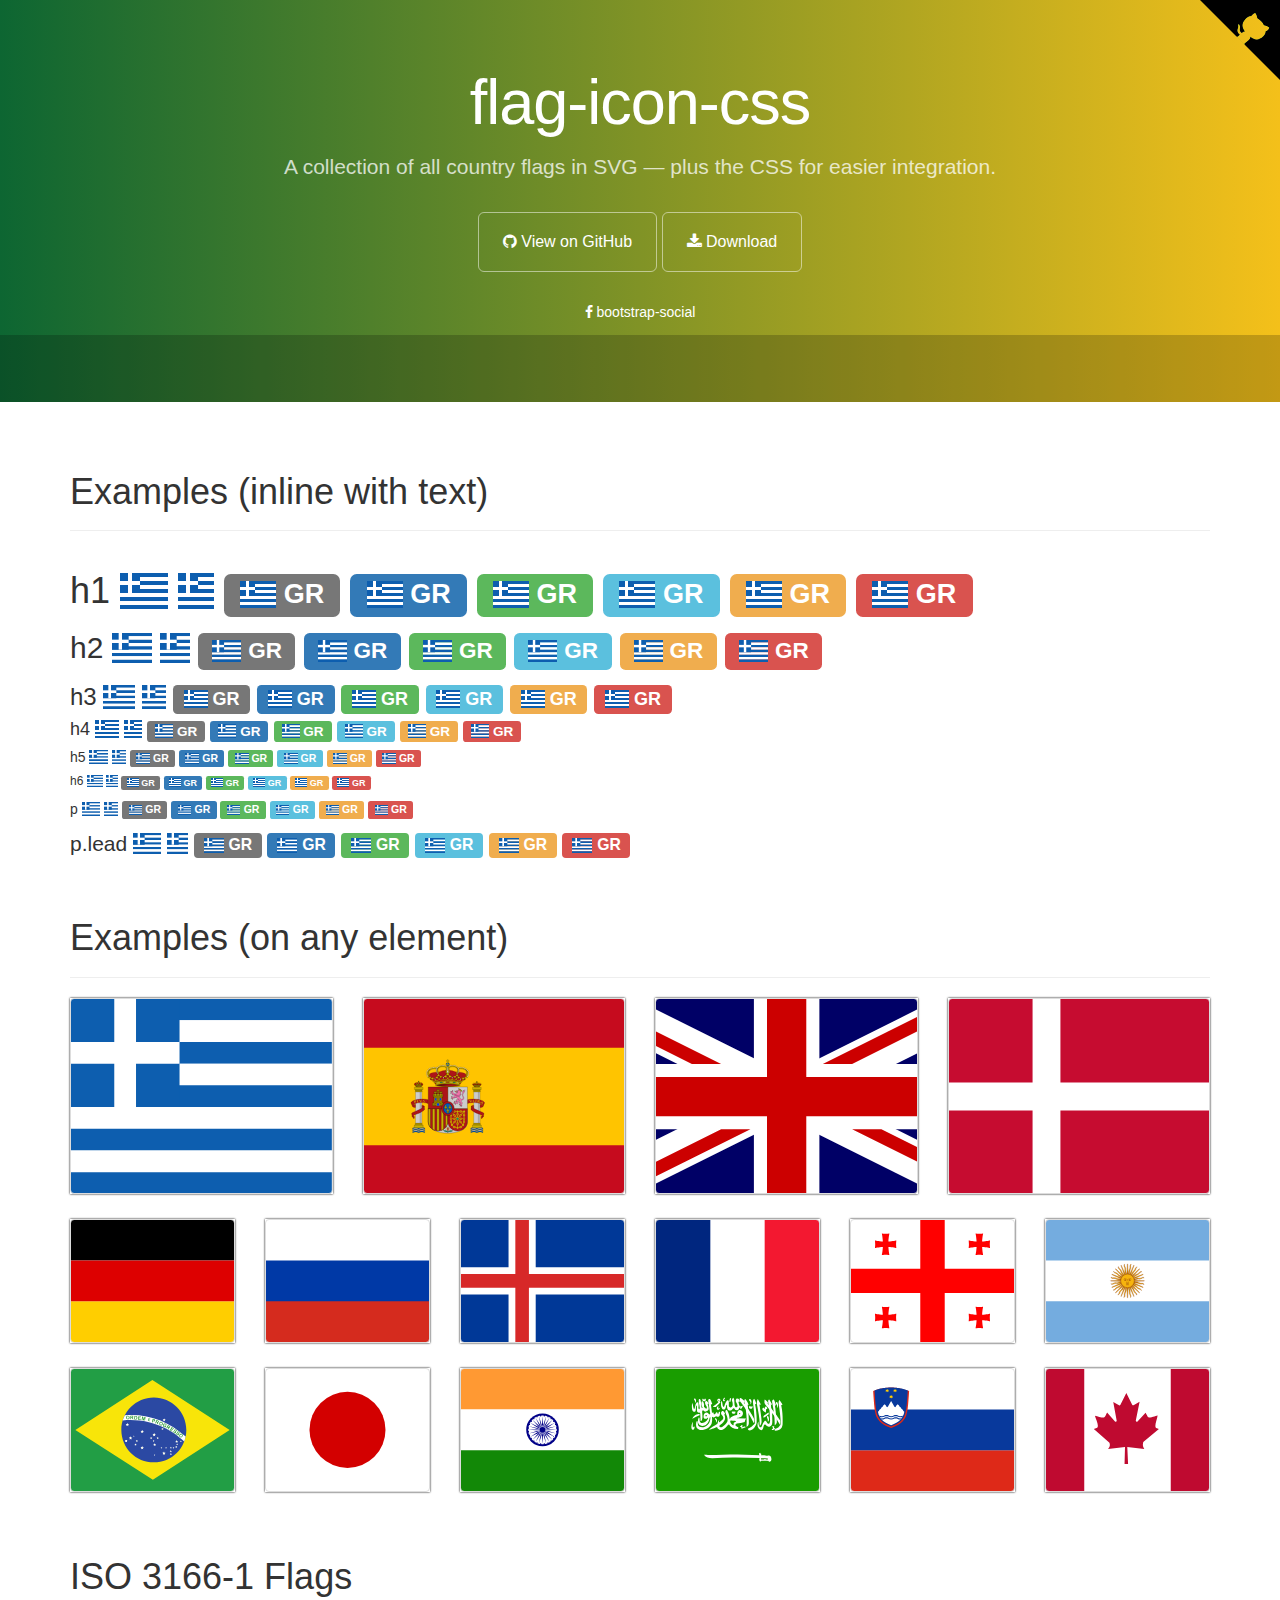
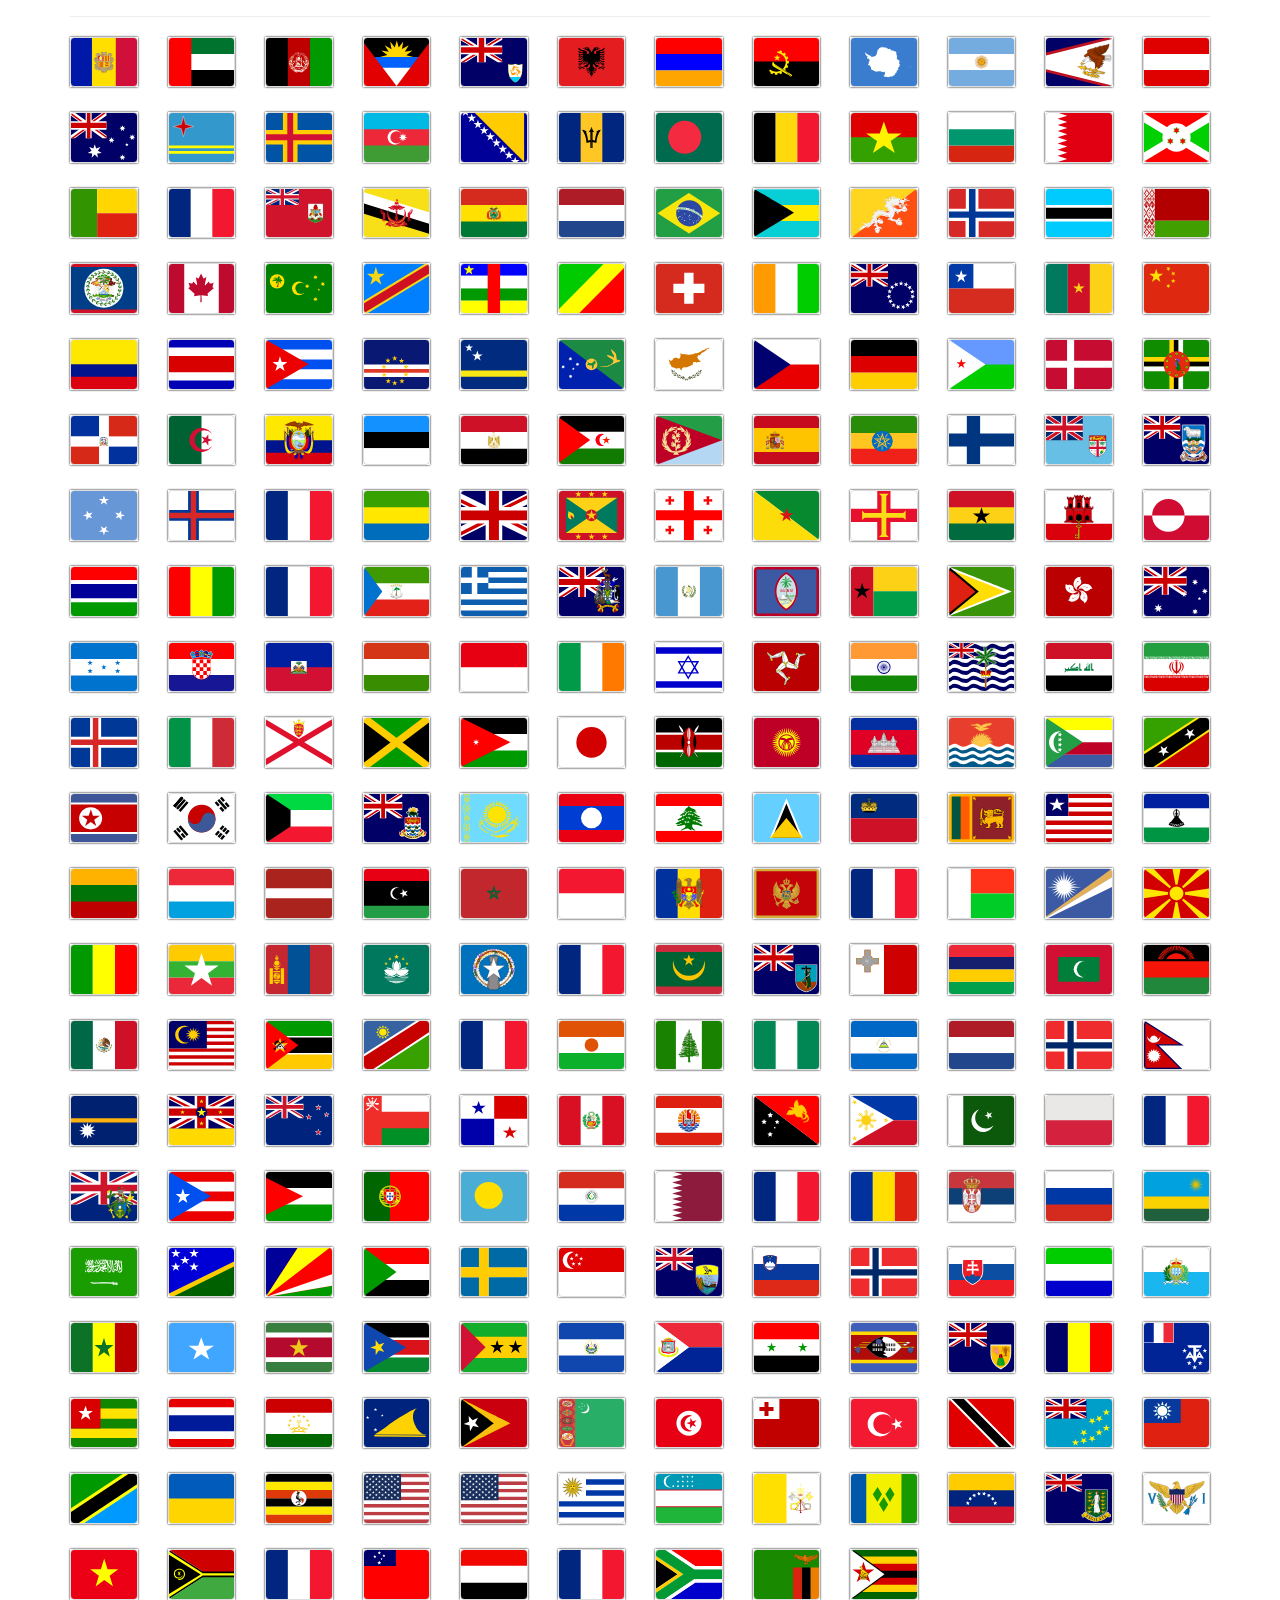
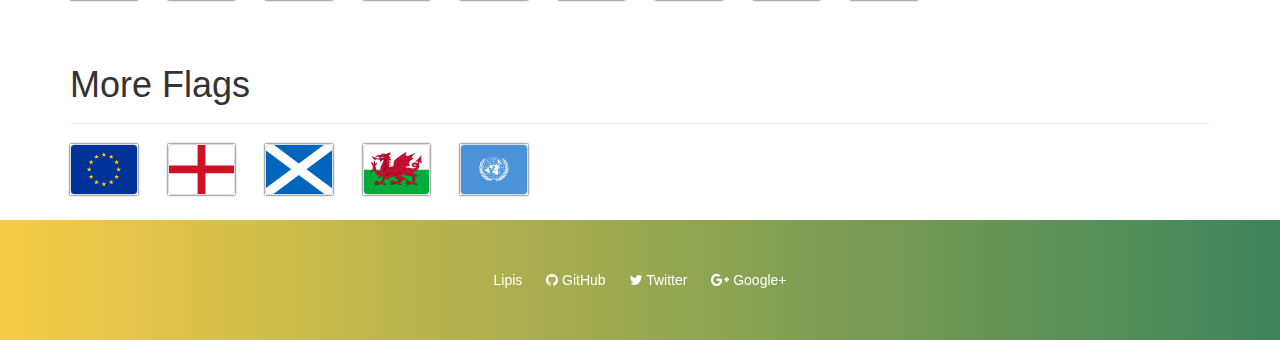
<file: Web/assets/vendors/iconfonts/flag-icon-css/index.html>
<!DOCTYPE html>
<html lang="en">
  <head>
    <meta charset="utf-8">
    <meta name="viewport" content="width=device-width, initial-scale=1.0">
    <meta property="og:type" content="website" />
    <meta property="og:url" content="https://lipis.github.io/flag-icon-css/" />
    <title>SVG Country Flags | flag-icon-css</title>
    <link href="https://maxcdn.bootstrapcdn.com/bootstrap/3.3.6/css/bootstrap.min.css" rel="stylesheet" id="bootstrap">
    <link href="https://maxcdn.bootstrapcdn.com/font-awesome/4.5.0/css/font-awesome.min.css" rel="stylesheet">
    <link href="./assets/docs.css" rel="stylesheet">
    <link href="./css/flag-icon.css" rel="stylesheet"> </head>
  <body>
    <div class="jumbotron">
      <div class="container">
        <h1>flag-icon-css</h1>
        <p> A collection of all country flags in SVG — plus the CSS for easier integration. </p>
        <a href="https://github.com/lipis/flag-icon-css" class="btn btn-outline btn-lg">
          <span class="fa fa-github"></span> View on GitHub</a>
        <a href="https://github.com/lipis/flag-icon-css/archive/master.zip" class="btn btn-outline btn-lg">
          <span class="fa fa-download"></span> Download</a>
        <ul class="jumbotron-links">
          <li>
            <a href="https://lipis.github.io/bootstrap-social">
              <span class="fa fa-facebook"></span> bootstrap-social</a>
          </li>
        </ul>
      </div>
      <div class="bottom">
        <iframe src="https://ghbtns.com/github-btn.html?user=lipis&amp;repo=flag-icon-css&amp;type=watch&amp;count=true" class="social-share"></iframe>
      </div>
    </div>
    <script>
      if (window.location.hostname.indexOf('github') > 0)
      {
        window.location.replace("http://flag-icon-css.lip.is/");
      }
    </script>
    <div class="container">
      <section id="examples">
        <div class="page-header">
          <h1>Examples (inline with text)</h1>
        </div>
        <div class="no-wrap">
          <h1> h1
            <span class="flag-icon flag-icon-gr"></span>
            <span class="flag-icon flag-icon-squared flag-icon-gr"></span>
            <span class="label label-default">
              <span class="flag-icon flag-icon-gr"></span> GR</span>
            <span class="label label-primary">
              <span class="flag-icon flag-icon-gr"></span> GR</span>
            <span class="label label-success">
              <span class="flag-icon flag-icon-gr"></span> GR</span>
            <span class="label label-info">
              <span class="flag-icon flag-icon-gr"></span> GR</span>
            <span class="label label-warning">
              <span class="flag-icon flag-icon-gr"></span> GR</span>
            <span class="label label-danger">
              <span class="flag-icon flag-icon-gr"></span> GR</span>
          </h1>
          <h2> h2
            <span class="flag-icon flag-icon-gr"></span>
            <span class="flag-icon flag-icon-squared flag-icon-gr"></span>
            <span class="label label-default">
              <span class="flag-icon flag-icon-gr"></span> GR</span>
            <span class="label label-primary">
              <span class="flag-icon flag-icon-gr"></span> GR</span>
            <span class="label label-success">
              <span class="flag-icon flag-icon-gr"></span> GR</span>
            <span class="label label-info">
              <span class="flag-icon flag-icon-gr"></span> GR</span>
            <span class="label label-warning">
              <span class="flag-icon flag-icon-gr"></span> GR</span>
            <span class="label label-danger">
              <span class="flag-icon flag-icon-gr"></span> GR</span>
          </h2>
          <h3> h3
            <span class="flag-icon flag-icon-gr"></span>
            <span class="flag-icon flag-icon-squared flag-icon-gr"></span>
            <span class="label label-default">
              <span class="flag-icon flag-icon-gr"></span> GR</span>
            <span class="label label-primary">
              <span class="flag-icon flag-icon-gr"></span> GR</span>
            <span class="label label-success">
              <span class="flag-icon flag-icon-gr"></span> GR</span>
            <span class="label label-info">
              <span class="flag-icon flag-icon-gr"></span> GR</span>
            <span class="label label-warning">
              <span class="flag-icon flag-icon-gr"></span> GR</span>
            <span class="label label-danger">
              <span class="flag-icon flag-icon-gr"></span> GR</span>
          </h3>
          <h4> h4
            <span class="flag-icon flag-icon-gr"></span>
            <span class="flag-icon flag-icon-squared flag-icon-gr"></span>
            <span class="label label-default">
              <span class="flag-icon flag-icon-gr"></span> GR</span>
            <span class="label label-primary">
              <span class="flag-icon flag-icon-gr"></span> GR</span>
            <span class="label label-success">
              <span class="flag-icon flag-icon-gr"></span> GR</span>
            <span class="label label-info">
              <span class="flag-icon flag-icon-gr"></span> GR</span>
            <span class="label label-warning">
              <span class="flag-icon flag-icon-gr"></span> GR</span>
            <span class="label label-danger">
              <span class="flag-icon flag-icon-gr"></span> GR</span>
          </h4>
          <h5> h5
            <span class="flag-icon flag-icon-gr"></span>
            <span class="flag-icon flag-icon-squared flag-icon-gr"></span>
            <span class="label label-default">
              <span class="flag-icon flag-icon-gr"></span> GR</span>
            <span class="label label-primary">
              <span class="flag-icon flag-icon-gr"></span> GR</span>
            <span class="label label-success">
              <span class="flag-icon flag-icon-gr"></span> GR</span>
            <span class="label label-info">
              <span class="flag-icon flag-icon-gr"></span> GR</span>
            <span class="label label-warning">
              <span class="flag-icon flag-icon-gr"></span> GR</span>
            <span class="label label-danger">
              <span class="flag-icon flag-icon-gr"></span> GR</span>
          </h5>
          <h6> h6
            <span class="flag-icon flag-icon-gr"></span>
            <span class="flag-icon flag-icon-squared flag-icon-gr"></span>
            <span class="label label-default">
              <span class="flag-icon flag-icon-gr"></span> GR</span>
            <span class="label label-primary">
              <span class="flag-icon flag-icon-gr"></span> GR</span>
            <span class="label label-success">
              <span class="flag-icon flag-icon-gr"></span> GR</span>
            <span class="label label-info">
              <span class="flag-icon flag-icon-gr"></span> GR</span>
            <span class="label label-warning">
              <span class="flag-icon flag-icon-gr"></span> GR</span>
            <span class="label label-danger">
              <span class="flag-icon flag-icon-gr"></span> GR</span>
          </h6>
          <p> p
            <span class="flag-icon flag-icon-gr"></span>
            <span class="flag-icon flag-icon-squared flag-icon-gr"></span>
            <span class="label label-default">
              <span class="flag-icon flag-icon-gr"></span> GR</span>
            <span class="label label-primary">
              <span class="flag-icon flag-icon-gr"></span> GR</span>
            <span class="label label-success">
              <span class="flag-icon flag-icon-gr"></span> GR</span>
            <span class="label label-info">
              <span class="flag-icon flag-icon-gr"></span> GR</span>
            <span class="label label-warning">
              <span class="flag-icon flag-icon-gr"></span> GR</span>
            <span class="label label-danger">
              <span class="flag-icon flag-icon-gr"></span> GR</span>
          </p>
          <p class="lead"> p.lead
            <span class="flag-icon flag-icon-gr"></span>
            <span class="flag-icon flag-icon-squared flag-icon-gr"></span>
            <span class="label label-default">
              <span class="flag-icon flag-icon-gr"></span> GR</span>
            <span class="label label-primary">
              <span class="flag-icon flag-icon-gr"></span> GR</span>
            <span class="label label-success">
              <span class="flag-icon flag-icon-gr"></span> GR</span>
            <span class="label label-info">
              <span class="flag-icon flag-icon-gr"></span> GR</span>
            <span class="label label-warning">
              <span class="flag-icon flag-icon-gr"></span> GR</span>
            <span class="label label-danger">
              <span class="flag-icon flag-icon-gr"></span> GR</span>
          </p>
      </section>
      </section>
      <section id="more" class="d">
        <div class="page-header">
          <h1>Examples (on any element)</h1>
        </div>
        <div class="row">
          <div class="col-lg-3 col-md-4 col-sm-4 col-xs-6">
            <div class="flag-wrapper">
              <div class="img-thumbnail flag flag-icon-background flag-icon-gr"></div>
            </div>
          </div>
          <div class="col-lg-3 col-md-4 col-sm-4 col-xs-6">
            <div class="flag-wrapper">
              <div class="img-thumbnail flag flag-icon-background flag-icon-es"></div>
            </div>
          </div>
          <div class="col-lg-3 col-md-4 col-sm-4 col-xs-3">
            <div class="flag-wrapper">
              <div class="img-thumbnail flag flag-icon-background flag-icon-gb"></div>
            </div>
          </div>
          <div class="col-lg-3 col-sm-2 col-xs-3">
            <div class="flag-wrapper">
              <div class="img-thumbnail flag flag-icon-background flag-icon-dk"></div>
            </div>
          </div>
          <div class="col-sm-2 col-xs-3">
            <div class="flag-wrapper">
              <div class="img-thumbnail flag flag-icon-background flag-icon-de"></div>
            </div>
          </div>
          <div class="col-sm-2 col-xs-3">
            <div class="flag-wrapper">
              <div class="img-thumbnail flag flag-icon-background flag-icon-ru"></div>
            </div>
          </div>
          <div class="col-sm-2 col-xs-3">
            <div class="flag-wrapper">
              <div class="img-thumbnail flag flag-icon-background flag-icon-is"></div>
            </div>
          </div>
          <div class="col-sm-2 col-xs-3">
            <div class="flag-wrapper">
              <div class="img-thumbnail flag flag-icon-background flag-icon-fr"></div>
            </div>
          </div>
          <div class="col-sm-2 col-xs-3">
            <div class="flag-wrapper">
              <div class="img-thumbnail flag flag-icon-background flag-icon-ge"></div>
            </div>
          </div>
          <div class="col-sm-2 col-xs-3">
            <div class="flag-wrapper">
              <div class="img-thumbnail flag flag-icon-background flag-icon-ar"></div>
            </div>
          </div>
          <div class="col-sm-2 col-xs-3">
            <div class="flag-wrapper">
              <div class="img-thumbnail flag flag-icon-background flag-icon-br"></div>
            </div>
          </div>
          <div class="col-sm-2 col-xs-3">
            <div class="flag-wrapper">
              <div class="img-thumbnail flag flag-icon-background flag-icon-jp"></div>
            </div>
          </div>
          <div class="col-sm-2 col-xs-3 hidden-xs">
            <div class="flag-wrapper">
              <div class="img-thumbnail flag flag-icon-background flag-icon-in"></div>
            </div>
          </div>
          <div class="col-sm-2 col-xs-3">
            <div class="flag-wrapper">
              <div class="img-thumbnail flag flag-icon-background flag-icon-sa"></div>
            </div>
          </div>
          <div class="col-sm-2 col-xs-3">
            <div class="flag-wrapper">
              <div class="img-thumbnail flag flag-icon-background flag-icon-si"></div>
            </div>
          </div>
          <div class="col-sm-2 col-xs-3 visible-lg">
            <div class="flag-wrapper">
              <div class="img-thumbnail flag flag-icon-background flag-icon-ca"></div>
            </div>
          </div>
        </div>
      </section>
      <section class="all-flags">
        <div class="page-header">
          <h1>ISO 3166-1 Flags</h1>
        </div>
        <div class="row">
          <div class="col-md-1 col-sm-2 col-xs-3">
            <div class="flag-wrapper">
              <div class="img-thumbnail flag flag-icon-background flag-icon-ad" title="ad" id="ad"></div>
            </div>
          </div>
          <div class="col-md-1 col-sm-2 col-xs-3">
            <div class="flag-wrapper">
              <div class="img-thumbnail flag flag-icon-background flag-icon-ae" title="ae" id="ae"></div>
            </div>
          </div>
          <div class="col-md-1 col-sm-2 col-xs-3">
            <div class="flag-wrapper">
              <div class="img-thumbnail flag flag-icon-background flag-icon-af" title="af" id="af"></div>
            </div>
          </div>
          <div class="col-md-1 col-sm-2 col-xs-3">
            <div class="flag-wrapper">
              <div class="img-thumbnail flag flag-icon-background flag-icon-ag" title="ag" id="ag"></div>
            </div>
          </div>
          <div class="col-md-1 col-sm-2 col-xs-3">
            <div class="flag-wrapper">
              <div class="img-thumbnail flag flag-icon-background flag-icon-ai" title="ai" id="ai"></div>
            </div>
          </div>
          <div class="col-md-1 col-sm-2 col-xs-3">
            <div class="flag-wrapper">
              <div class="img-thumbnail flag flag-icon-background flag-icon-al" title="al" id="al"></div>
            </div>
          </div>
          <div class="col-md-1 col-sm-2 col-xs-3">
            <div class="flag-wrapper">
              <div class="img-thumbnail flag flag-icon-background flag-icon-am" title="am" id="am"></div>
            </div>
          </div>
          <div class="col-md-1 col-sm-2 col-xs-3">
            <div class="flag-wrapper">
              <div class="img-thumbnail flag flag-icon-background flag-icon-ao" title="ao" id="ao"></div>
            </div>
          </div>
          <div class="col-md-1 col-sm-2 col-xs-3">
            <div class="flag-wrapper">
              <div class="img-thumbnail flag flag-icon-background flag-icon-aq" title="aq" id="aq"></div>
            </div>
          </div>
          <div class="col-md-1 col-sm-2 col-xs-3">
            <div class="flag-wrapper">
              <div class="img-thumbnail flag flag-icon-background flag-icon-ar" title="ar" id="ar"></div>
            </div>
          </div>
          <div class="col-md-1 col-sm-2 col-xs-3">
            <div class="flag-wrapper">
              <div class="img-thumbnail flag flag-icon-background flag-icon-as" title="as" id="as"></div>
            </div>
          </div>
          <div class="col-md-1 col-sm-2 col-xs-3">
            <div class="flag-wrapper">
              <div class="img-thumbnail flag flag-icon-background flag-icon-at" title="at" id="at"></div>
            </div>
          </div>
          <div class="col-md-1 col-sm-2 col-xs-3">
            <div class="flag-wrapper">
              <div class="img-thumbnail flag flag-icon-background flag-icon-au" title="au" id="au"></div>
            </div>
          </div>
          <div class="col-md-1 col-sm-2 col-xs-3">
            <div class="flag-wrapper">
              <div class="img-thumbnail flag flag-icon-background flag-icon-aw" title="aw" id="aw"></div>
            </div>
          </div>
          <div class="col-md-1 col-sm-2 col-xs-3">
            <div class="flag-wrapper">
              <div class="img-thumbnail flag flag-icon-background flag-icon-ax" title="ax" id="ax"></div>
            </div>
          </div>
          <div class="col-md-1 col-sm-2 col-xs-3">
            <div class="flag-wrapper">
              <div class="img-thumbnail flag flag-icon-background flag-icon-az" title="az" id="az"></div>
            </div>
          </div>
          <div class="col-md-1 col-sm-2 col-xs-3">
            <div class="flag-wrapper">
              <div class="img-thumbnail flag flag-icon-background flag-icon-ba" title="ba" id="ba"></div>
            </div>
          </div>
          <div class="col-md-1 col-sm-2 col-xs-3">
            <div class="flag-wrapper">
              <div class="img-thumbnail flag flag-icon-background flag-icon-bb" title="bb" id="bb"></div>
            </div>
          </div>
          <div class="col-md-1 col-sm-2 col-xs-3">
            <div class="flag-wrapper">
              <div class="img-thumbnail flag flag-icon-background flag-icon-bd" title="bd" id="bd"></div>
            </div>
          </div>
          <div class="col-md-1 col-sm-2 col-xs-3">
            <div class="flag-wrapper">
              <div class="img-thumbnail flag flag-icon-background flag-icon-be" title="be" id="be"></div>
            </div>
          </div>
          <div class="col-md-1 col-sm-2 col-xs-3">
            <div class="flag-wrapper">
              <div class="img-thumbnail flag flag-icon-background flag-icon-bf" title="bf" id="bf"></div>
            </div>
          </div>
          <div class="col-md-1 col-sm-2 col-xs-3">
            <div class="flag-wrapper">
              <div class="img-thumbnail flag flag-icon-background flag-icon-bg" title="bg" id="bg"></div>
            </div>
          </div>
          <div class="col-md-1 col-sm-2 col-xs-3">
            <div class="flag-wrapper">
              <div class="img-thumbnail flag flag-icon-background flag-icon-bh" title="bh" id="bh"></div>
            </div>
          </div>
          <div class="col-md-1 col-sm-2 col-xs-3">
            <div class="flag-wrapper">
              <div class="img-thumbnail flag flag-icon-background flag-icon-bi" title="bi" id="bi"></div>
            </div>
          </div>
          <div class="col-md-1 col-sm-2 col-xs-3">
            <div class="flag-wrapper">
              <div class="img-thumbnail flag flag-icon-background flag-icon-bj" title="bj" id="bj"></div>
            </div>
          </div>
          <div class="col-md-1 col-sm-2 col-xs-3">
            <div class="flag-wrapper">
              <div class="img-thumbnail flag flag-icon-background flag-icon-bl" title="bl" id="bl"></div>
            </div>
          </div>
          <div class="col-md-1 col-sm-2 col-xs-3">
            <div class="flag-wrapper">
              <div class="img-thumbnail flag flag-icon-background flag-icon-bm" title="bm" id="bm"></div>
            </div>
          </div>
          <div class="col-md-1 col-sm-2 col-xs-3">
            <div class="flag-wrapper">
              <div class="img-thumbnail flag flag-icon-background flag-icon-bn" title="bn" id="bn"></div>
            </div>
          </div>
          <div class="col-md-1 col-sm-2 col-xs-3">
            <div class="flag-wrapper">
              <div class="img-thumbnail flag flag-icon-background flag-icon-bo" title="bo" id="bo"></div>
            </div>
          </div>
          <div class="col-md-1 col-sm-2 col-xs-3">
            <div class="flag-wrapper">
              <div class="img-thumbnail flag flag-icon-background flag-icon-bq" title="bq" id="bq"></div>
            </div>
          </div>
          <div class="col-md-1 col-sm-2 col-xs-3">
            <div class="flag-wrapper">
              <div class="img-thumbnail flag flag-icon-background flag-icon-br" title="br" id="br"></div>
            </div>
          </div>
          <div class="col-md-1 col-sm-2 col-xs-3">
            <div class="flag-wrapper">
              <div class="img-thumbnail flag flag-icon-background flag-icon-bs" title="bs" id="bs"></div>
            </div>
          </div>
          <div class="col-md-1 col-sm-2 col-xs-3">
            <div class="flag-wrapper">
              <div class="img-thumbnail flag flag-icon-background flag-icon-bt" title="bt" id="bt"></div>
            </div>
          </div>
          <div class="col-md-1 col-sm-2 col-xs-3">
            <div class="flag-wrapper">
              <div class="img-thumbnail flag flag-icon-background flag-icon-bv" title="bv" id="bv"></div>
            </div>
          </div>
          <div class="col-md-1 col-sm-2 col-xs-3">
            <div class="flag-wrapper">
              <div class="img-thumbnail flag flag-icon-background flag-icon-bw" title="bw" id="bw"></div>
            </div>
          </div>
          <div class="col-md-1 col-sm-2 col-xs-3">
            <div class="flag-wrapper">
              <div class="img-thumbnail flag flag-icon-background flag-icon-by" title="by" id="by"></div>
            </div>
          </div>
          <div class="col-md-1 col-sm-2 col-xs-3">
            <div class="flag-wrapper">
              <div class="img-thumbnail flag flag-icon-background flag-icon-bz" title="bz" id="bz"></div>
            </div>
          </div>
          <div class="col-md-1 col-sm-2 col-xs-3">
            <div class="flag-wrapper">
              <div class="img-thumbnail flag flag-icon-background flag-icon-ca" title="ca" id="ca"></div>
            </div>
          </div>
          <div class="col-md-1 col-sm-2 col-xs-3">
            <div class="flag-wrapper">
              <div class="img-thumbnail flag flag-icon-background flag-icon-cc" title="cc" id="cc"></div>
            </div>
          </div>
          <div class="col-md-1 col-sm-2 col-xs-3">
            <div class="flag-wrapper">
              <div class="img-thumbnail flag flag-icon-background flag-icon-cd" title="cd" id="cd"></div>
            </div>
          </div>
          <div class="col-md-1 col-sm-2 col-xs-3">
            <div class="flag-wrapper">
              <div class="img-thumbnail flag flag-icon-background flag-icon-cf" title="cf" id="cf"></div>
            </div>
          </div>
          <div class="col-md-1 col-sm-2 col-xs-3">
            <div class="flag-wrapper">
              <div class="img-thumbnail flag flag-icon-background flag-icon-cg" title="cg" id="cg"></div>
            </div>
          </div>
          <div class="col-md-1 col-sm-2 col-xs-3">
            <div class="flag-wrapper">
              <div class="img-thumbnail flag flag-icon-background flag-icon-ch" title="ch" id="ch"></div>
            </div>
          </div>
          <div class="col-md-1 col-sm-2 col-xs-3">
            <div class="flag-wrapper">
              <div class="img-thumbnail flag flag-icon-background flag-icon-ci" title="ci" id="ci"></div>
            </div>
          </div>
          <div class="col-md-1 col-sm-2 col-xs-3">
            <div class="flag-wrapper">
              <div class="img-thumbnail flag flag-icon-background flag-icon-ck" title="ck" id="ck"></div>
            </div>
          </div>
          <div class="col-md-1 col-sm-2 col-xs-3">
            <div class="flag-wrapper">
              <div class="img-thumbnail flag flag-icon-background flag-icon-cl" title="cl" id="cl"></div>
            </div>
          </div>
          <div class="col-md-1 col-sm-2 col-xs-3">
            <div class="flag-wrapper">
              <div class="img-thumbnail flag flag-icon-background flag-icon-cm" title="cm" id="cm"></div>
            </div>
          </div>
          <div class="col-md-1 col-sm-2 col-xs-3">
            <div class="flag-wrapper">
              <div class="img-thumbnail flag flag-icon-background flag-icon-cn" title="cn" id="cn"></div>
            </div>
          </div>
          <div class="col-md-1 col-sm-2 col-xs-3">
            <div class="flag-wrapper">
              <div class="img-thumbnail flag flag-icon-background flag-icon-co" title="co" id="co"></div>
            </div>
          </div>
          <div class="col-md-1 col-sm-2 col-xs-3">
            <div class="flag-wrapper">
              <div class="img-thumbnail flag flag-icon-background flag-icon-cr" title="cr" id="cr"></div>
            </div>
          </div>
          <div class="col-md-1 col-sm-2 col-xs-3">
            <div class="flag-wrapper">
              <div class="img-thumbnail flag flag-icon-background flag-icon-cu" title="cu" id="cu"></div>
            </div>
          </div>
          <div class="col-md-1 col-sm-2 col-xs-3">
            <div class="flag-wrapper">
              <div class="img-thumbnail flag flag-icon-background flag-icon-cv" title="cv" id="cv"></div>
            </div>
          </div>
          <div class="col-md-1 col-sm-2 col-xs-3">
            <div class="flag-wrapper">
              <div class="img-thumbnail flag flag-icon-background flag-icon-cw" title="cw" id="cw"></div>
            </div>
          </div>
          <div class="col-md-1 col-sm-2 col-xs-3">
            <div class="flag-wrapper">
              <div class="img-thumbnail flag flag-icon-background flag-icon-cx" title="cx" id="cx"></div>
            </div>
          </div>
          <div class="col-md-1 col-sm-2 col-xs-3">
            <div class="flag-wrapper">
              <div class="img-thumbnail flag flag-icon-background flag-icon-cy" title="cy" id="cy"></div>
            </div>
          </div>
          <div class="col-md-1 col-sm-2 col-xs-3">
            <div class="flag-wrapper">
              <div class="img-thumbnail flag flag-icon-background flag-icon-cz" title="cz" id="cz"></div>
            </div>
          </div>
          <div class="col-md-1 col-sm-2 col-xs-3">
            <div class="flag-wrapper">
              <div class="img-thumbnail flag flag-icon-background flag-icon-de" title="de" id="de"></div>
            </div>
          </div>
          <div class="col-md-1 col-sm-2 col-xs-3">
            <div class="flag-wrapper">
              <div class="img-thumbnail flag flag-icon-background flag-icon-dj" title="dj" id="dj"></div>
            </div>
          </div>
          <div class="col-md-1 col-sm-2 col-xs-3">
            <div class="flag-wrapper">
              <div class="img-thumbnail flag flag-icon-background flag-icon-dk" title="dk" id="dk"></div>
            </div>
          </div>
          <div class="col-md-1 col-sm-2 col-xs-3">
            <div class="flag-wrapper">
              <div class="img-thumbnail flag flag-icon-background flag-icon-dm" title="dm" id="dm"></div>
            </div>
          </div>
          <div class="col-md-1 col-sm-2 col-xs-3">
            <div class="flag-wrapper">
              <div class="img-thumbnail flag flag-icon-background flag-icon-do" title="do" id="do"></div>
            </div>
          </div>
          <div class="col-md-1 col-sm-2 col-xs-3">
            <div class="flag-wrapper">
              <div class="img-thumbnail flag flag-icon-background flag-icon-dz" title="dz" id="dz"></div>
            </div>
          </div>
          <div class="col-md-1 col-sm-2 col-xs-3">
            <div class="flag-wrapper">
              <div class="img-thumbnail flag flag-icon-background flag-icon-ec" title="ec" id="ec"></div>
            </div>
          </div>
          <div class="col-md-1 col-sm-2 col-xs-3">
            <div class="flag-wrapper">
              <div class="img-thumbnail flag flag-icon-background flag-icon-ee" title="ee" id="ee"></div>
            </div>
          </div>
          <div class="col-md-1 col-sm-2 col-xs-3">
            <div class="flag-wrapper">
              <div class="img-thumbnail flag flag-icon-background flag-icon-eg" title="eg" id="eg"></div>
            </div>
          </div>
          <div class="col-md-1 col-sm-2 col-xs-3">
            <div class="flag-wrapper">
              <div class="img-thumbnail flag flag-icon-background flag-icon-eh" title="eh" id="eh"></div>
            </div>
          </div>
          <div class="col-md-1 col-sm-2 col-xs-3">
            <div class="flag-wrapper">
              <div class="img-thumbnail flag flag-icon-background flag-icon-er" title="er" id="er"></div>
            </div>
          </div>
          <div class="col-md-1 col-sm-2 col-xs-3">
            <div class="flag-wrapper">
              <div class="img-thumbnail flag flag-icon-background flag-icon-es" title="es" id="es"></div>
            </div>
          </div>
          <div class="col-md-1 col-sm-2 col-xs-3">
            <div class="flag-wrapper">
              <div class="img-thumbnail flag flag-icon-background flag-icon-et" title="et" id="et"></div>
            </div>
          </div>
          <div class="col-md-1 col-sm-2 col-xs-3">
            <div class="flag-wrapper">
              <div class="img-thumbnail flag flag-icon-background flag-icon-fi" title="fi" id="fi"></div>
            </div>
          </div>
          <div class="col-md-1 col-sm-2 col-xs-3">
            <div class="flag-wrapper">
              <div class="img-thumbnail flag flag-icon-background flag-icon-fj" title="fj" id="fj"></div>
            </div>
          </div>
          <div class="col-md-1 col-sm-2 col-xs-3">
            <div class="flag-wrapper">
              <div class="img-thumbnail flag flag-icon-background flag-icon-fk" title="fk" id="fk"></div>
            </div>
          </div>
          <div class="col-md-1 col-sm-2 col-xs-3">
            <div class="flag-wrapper">
              <div class="img-thumbnail flag flag-icon-background flag-icon-fm" title="fm" id="fm"></div>
            </div>
          </div>
          <div class="col-md-1 col-sm-2 col-xs-3">
            <div class="flag-wrapper">
              <div class="img-thumbnail flag flag-icon-background flag-icon-fo" title="fo" id="fo"></div>
            </div>
          </div>
          <div class="col-md-1 col-sm-2 col-xs-3">
            <div class="flag-wrapper">
              <div class="img-thumbnail flag flag-icon-background flag-icon-fr" title="fr" id="fr"></div>
            </div>
          </div>
          <div class="col-md-1 col-sm-2 col-xs-3">
            <div class="flag-wrapper">
              <div class="img-thumbnail flag flag-icon-background flag-icon-ga" title="ga" id="ga"></div>
            </div>
          </div>
          <div class="col-md-1 col-sm-2 col-xs-3">
            <div class="flag-wrapper">
              <div class="img-thumbnail flag flag-icon-background flag-icon-gb" title="gb" id="gb"></div>
            </div>
          </div>
          <div class="col-md-1 col-sm-2 col-xs-3">
            <div class="flag-wrapper">
              <div class="img-thumbnail flag flag-icon-background flag-icon-gd" title="gd" id="gd"></div>
            </div>
          </div>
          <div class="col-md-1 col-sm-2 col-xs-3">
            <div class="flag-wrapper">
              <div class="img-thumbnail flag flag-icon-background flag-icon-ge" title="ge" id="ge"></div>
            </div>
          </div>
          <div class="col-md-1 col-sm-2 col-xs-3">
            <div class="flag-wrapper">
              <div class="img-thumbnail flag flag-icon-background flag-icon-gf" title="gf" id="gf"></div>
            </div>
          </div>
          <div class="col-md-1 col-sm-2 col-xs-3">
            <div class="flag-wrapper">
              <div class="img-thumbnail flag flag-icon-background flag-icon-gg" title="gg" id="gg"></div>
            </div>
          </div>
          <div class="col-md-1 col-sm-2 col-xs-3">
            <div class="flag-wrapper">
              <div class="img-thumbnail flag flag-icon-background flag-icon-gh" title="gh" id="gh"></div>
            </div>
          </div>
          <div class="col-md-1 col-sm-2 col-xs-3">
            <div class="flag-wrapper">
              <div class="img-thumbnail flag flag-icon-background flag-icon-gi" title="gi" id="gi"></div>
            </div>
          </div>
          <div class="col-md-1 col-sm-2 col-xs-3">
            <div class="flag-wrapper">
              <div class="img-thumbnail flag flag-icon-background flag-icon-gl" title="gl" id="gl"></div>
            </div>
          </div>
          <div class="col-md-1 col-sm-2 col-xs-3">
            <div class="flag-wrapper">
              <div class="img-thumbnail flag flag-icon-background flag-icon-gm" title="gm" id="gm"></div>
            </div>
          </div>
          <div class="col-md-1 col-sm-2 col-xs-3">
            <div class="flag-wrapper">
              <div class="img-thumbnail flag flag-icon-background flag-icon-gn" title="gn" id="gn"></div>
            </div>
          </div>
          <div class="col-md-1 col-sm-2 col-xs-3">
            <div class="flag-wrapper">
              <div class="img-thumbnail flag flag-icon-background flag-icon-gp" title="gp" id="gp"></div>
            </div>
          </div>
          <div class="col-md-1 col-sm-2 col-xs-3">
            <div class="flag-wrapper">
              <div class="img-thumbnail flag flag-icon-background flag-icon-gq" title="gq" id="gq"></div>
            </div>
          </div>
          <div class="col-md-1 col-sm-2 col-xs-3">
            <div class="flag-wrapper">
              <div class="img-thumbnail flag flag-icon-background flag-icon-gr" title="gr" id="gr"></div>
            </div>
          </div>
          <div class="col-md-1 col-sm-2 col-xs-3">
            <div class="flag-wrapper">
              <div class="img-thumbnail flag flag-icon-background flag-icon-gs" title="gs" id="gs"></div>
            </div>
          </div>
          <div class="col-md-1 col-sm-2 col-xs-3">
            <div class="flag-wrapper">
              <div class="img-thumbnail flag flag-icon-background flag-icon-gt" title="gt" id="gt"></div>
            </div>
          </div>
          <div class="col-md-1 col-sm-2 col-xs-3">
            <div class="flag-wrapper">
              <div class="img-thumbnail flag flag-icon-background flag-icon-gu" title="gu" id="gu"></div>
            </div>
          </div>
          <div class="col-md-1 col-sm-2 col-xs-3">
            <div class="flag-wrapper">
              <div class="img-thumbnail flag flag-icon-background flag-icon-gw" title="gw" id="gw"></div>
            </div>
          </div>
          <div class="col-md-1 col-sm-2 col-xs-3">
            <div class="flag-wrapper">
              <div class="img-thumbnail flag flag-icon-background flag-icon-gy" title="gy" id="gy"></div>
            </div>
          </div>
          <div class="col-md-1 col-sm-2 col-xs-3">
            <div class="flag-wrapper">
              <div class="img-thumbnail flag flag-icon-background flag-icon-hk" title="hk" id="hk"></div>
            </div>
          </div>
          <div class="col-md-1 col-sm-2 col-xs-3">
            <div class="flag-wrapper">
              <div class="img-thumbnail flag flag-icon-background flag-icon-hm" title="hm" id="hm"></div>
            </div>
          </div>
          <div class="col-md-1 col-sm-2 col-xs-3">
            <div class="flag-wrapper">
              <div class="img-thumbnail flag flag-icon-background flag-icon-hn" title="hn" id="hn"></div>
            </div>
          </div>
          <div class="col-md-1 col-sm-2 col-xs-3">
            <div class="flag-wrapper">
              <div class="img-thumbnail flag flag-icon-background flag-icon-hr" title="hr" id="hr"></div>
            </div>
          </div>
          <div class="col-md-1 col-sm-2 col-xs-3">
            <div class="flag-wrapper">
              <div class="img-thumbnail flag flag-icon-background flag-icon-ht" title="ht" id="ht"></div>
            </div>
          </div>
          <div class="col-md-1 col-sm-2 col-xs-3">
            <div class="flag-wrapper">
              <div class="img-thumbnail flag flag-icon-background flag-icon-hu" title="hu" id="hu"></div>
            </div>
          </div>
          <div class="col-md-1 col-sm-2 col-xs-3">
            <div class="flag-wrapper">
              <div class="img-thumbnail flag flag-icon-background flag-icon-id" title="id" id="id"></div>
            </div>
          </div>
          <div class="col-md-1 col-sm-2 col-xs-3">
            <div class="flag-wrapper">
              <div class="img-thumbnail flag flag-icon-background flag-icon-ie" title="ie" id="ie"></div>
            </div>
          </div>
          <div class="col-md-1 col-sm-2 col-xs-3">
            <div class="flag-wrapper">
              <div class="img-thumbnail flag flag-icon-background flag-icon-il" title="il" id="il"></div>
            </div>
          </div>
          <div class="col-md-1 col-sm-2 col-xs-3">
            <div class="flag-wrapper">
              <div class="img-thumbnail flag flag-icon-background flag-icon-im" title="im" id="im"></div>
            </div>
          </div>
          <div class="col-md-1 col-sm-2 col-xs-3">
            <div class="flag-wrapper">
              <div class="img-thumbnail flag flag-icon-background flag-icon-in" title="in" id="in"></div>
            </div>
          </div>
          <div class="col-md-1 col-sm-2 col-xs-3">
            <div class="flag-wrapper">
              <div class="img-thumbnail flag flag-icon-background flag-icon-io" title="io" id="io"></div>
            </div>
          </div>
          <div class="col-md-1 col-sm-2 col-xs-3">
            <div class="flag-wrapper">
              <div class="img-thumbnail flag flag-icon-background flag-icon-iq" title="iq" id="iq"></div>
            </div>
          </div>
          <div class="col-md-1 col-sm-2 col-xs-3">
            <div class="flag-wrapper">
              <div class="img-thumbnail flag flag-icon-background flag-icon-ir" title="ir" id="ir"></div>
            </div>
          </div>
          <div class="col-md-1 col-sm-2 col-xs-3">
            <div class="flag-wrapper">
              <div class="img-thumbnail flag flag-icon-background flag-icon-is" title="is" id="is"></div>
            </div>
          </div>
          <div class="col-md-1 col-sm-2 col-xs-3">
            <div class="flag-wrapper">
              <div class="img-thumbnail flag flag-icon-background flag-icon-it" title="it" id="it"></div>
            </div>
          </div>
          <div class="col-md-1 col-sm-2 col-xs-3">
            <div class="flag-wrapper">
              <div class="img-thumbnail flag flag-icon-background flag-icon-je" title="je" id="je"></div>
            </div>
          </div>
          <div class="col-md-1 col-sm-2 col-xs-3">
            <div class="flag-wrapper">
              <div class="img-thumbnail flag flag-icon-background flag-icon-jm" title="jm" id="jm"></div>
            </div>
          </div>
          <div class="col-md-1 col-sm-2 col-xs-3">
            <div class="flag-wrapper">
              <div class="img-thumbnail flag flag-icon-background flag-icon-jo" title="jo" id="jo"></div>
            </div>
          </div>
          <div class="col-md-1 col-sm-2 col-xs-3">
            <div class="flag-wrapper">
              <div class="img-thumbnail flag flag-icon-background flag-icon-jp" title="jp" id="jp"></div>
            </div>
          </div>
          <div class="col-md-1 col-sm-2 col-xs-3">
            <div class="flag-wrapper">
              <div class="img-thumbnail flag flag-icon-background flag-icon-ke" title="ke" id="ke"></div>
            </div>
          </div>
          <div class="col-md-1 col-sm-2 col-xs-3">
            <div class="flag-wrapper">
              <div class="img-thumbnail flag flag-icon-background flag-icon-kg" title="kg" id="kg"></div>
            </div>
          </div>
          <div class="col-md-1 col-sm-2 col-xs-3">
            <div class="flag-wrapper">
              <div class="img-thumbnail flag flag-icon-background flag-icon-kh" title="kh" id="kh"></div>
            </div>
          </div>
          <div class="col-md-1 col-sm-2 col-xs-3">
            <div class="flag-wrapper">
              <div class="img-thumbnail flag flag-icon-background flag-icon-ki" title="ki" id="ki"></div>
            </div>
          </div>
          <div class="col-md-1 col-sm-2 col-xs-3">
            <div class="flag-wrapper">
              <div class="img-thumbnail flag flag-icon-background flag-icon-km" title="km" id="km"></div>
            </div>
          </div>
          <div class="col-md-1 col-sm-2 col-xs-3">
            <div class="flag-wrapper">
              <div class="img-thumbnail flag flag-icon-background flag-icon-kn" title="kn" id="kn"></div>
            </div>
          </div>
          <div class="col-md-1 col-sm-2 col-xs-3">
            <div class="flag-wrapper">
              <div class="img-thumbnail flag flag-icon-background flag-icon-kp" title="kp" id="kp"></div>
            </div>
          </div>
          <div class="col-md-1 col-sm-2 col-xs-3">
            <div class="flag-wrapper">
              <div class="img-thumbnail flag flag-icon-background flag-icon-kr" title="kr" id="kr"></div>
            </div>
          </div>
          <div class="col-md-1 col-sm-2 col-xs-3">
            <div class="flag-wrapper">
              <div class="img-thumbnail flag flag-icon-background flag-icon-kw" title="kw" id="kw"></div>
            </div>
          </div>
          <div class="col-md-1 col-sm-2 col-xs-3">
            <div class="flag-wrapper">
              <div class="img-thumbnail flag flag-icon-background flag-icon-ky" title="ky" id="ky"></div>
            </div>
          </div>
          <div class="col-md-1 col-sm-2 col-xs-3">
            <div class="flag-wrapper">
              <div class="img-thumbnail flag flag-icon-background flag-icon-kz" title="kz" id="kz"></div>
            </div>
          </div>
          <div class="col-md-1 col-sm-2 col-xs-3">
            <div class="flag-wrapper">
              <div class="img-thumbnail flag flag-icon-background flag-icon-la" title="la" id="la"></div>
            </div>
          </div>
          <div class="col-md-1 col-sm-2 col-xs-3">
            <div class="flag-wrapper">
              <div class="img-thumbnail flag flag-icon-background flag-icon-lb" title="lb" id="lb"></div>
            </div>
          </div>
          <div class="col-md-1 col-sm-2 col-xs-3">
            <div class="flag-wrapper">
              <div class="img-thumbnail flag flag-icon-background flag-icon-lc" title="lc" id="lc"></div>
            </div>
          </div>
          <div class="col-md-1 col-sm-2 col-xs-3">
            <div class="flag-wrapper">
              <div class="img-thumbnail flag flag-icon-background flag-icon-li" title="li" id="li"></div>
            </div>
          </div>
          <div class="col-md-1 col-sm-2 col-xs-3">
            <div class="flag-wrapper">
              <div class="img-thumbnail flag flag-icon-background flag-icon-lk" title="lk" id="lk"></div>
            </div>
          </div>
          <div class="col-md-1 col-sm-2 col-xs-3">
            <div class="flag-wrapper">
              <div class="img-thumbnail flag flag-icon-background flag-icon-lr" title="lr" id="lr"></div>
            </div>
          </div>
          <div class="col-md-1 col-sm-2 col-xs-3">
            <div class="flag-wrapper">
              <div class="img-thumbnail flag flag-icon-background flag-icon-ls" title="ls" id="ls"></div>
            </div>
          </div>
          <div class="col-md-1 col-sm-2 col-xs-3">
            <div class="flag-wrapper">
              <div class="img-thumbnail flag flag-icon-background flag-icon-lt" title="lt" id="lt"></div>
            </div>
          </div>
          <div class="col-md-1 col-sm-2 col-xs-3">
            <div class="flag-wrapper">
              <div class="img-thumbnail flag flag-icon-background flag-icon-lu" title="lu" id="lu"></div>
            </div>
          </div>
          <div class="col-md-1 col-sm-2 col-xs-3">
            <div class="flag-wrapper">
              <div class="img-thumbnail flag flag-icon-background flag-icon-lv" title="lv" id="lv"></div>
            </div>
          </div>
          <div class="col-md-1 col-sm-2 col-xs-3">
            <div class="flag-wrapper">
              <div class="img-thumbnail flag flag-icon-background flag-icon-ly" title="ly" id="ly"></div>
            </div>
          </div>
          <div class="col-md-1 col-sm-2 col-xs-3">
            <div class="flag-wrapper">
              <div class="img-thumbnail flag flag-icon-background flag-icon-ma" title="ma" id="ma"></div>
            </div>
          </div>
          <div class="col-md-1 col-sm-2 col-xs-3">
            <div class="flag-wrapper">
              <div class="img-thumbnail flag flag-icon-background flag-icon-mc" title="mc" id="mc"></div>
            </div>
          </div>
          <div class="col-md-1 col-sm-2 col-xs-3">
            <div class="flag-wrapper">
              <div class="img-thumbnail flag flag-icon-background flag-icon-md" title="md" id="md"></div>
            </div>
          </div>
          <div class="col-md-1 col-sm-2 col-xs-3">
            <div class="flag-wrapper">
              <div class="img-thumbnail flag flag-icon-background flag-icon-me" title="me" id="me"></div>
            </div>
          </div>
          <div class="col-md-1 col-sm-2 col-xs-3">
            <div class="flag-wrapper">
              <div class="img-thumbnail flag flag-icon-background flag-icon-mf" title="mf" id="mf"></div>
            </div>
          </div>
          <div class="col-md-1 col-sm-2 col-xs-3">
            <div class="flag-wrapper">
              <div class="img-thumbnail flag flag-icon-background flag-icon-mg" title="mg" id="mg"></div>
            </div>
          </div>
          <div class="col-md-1 col-sm-2 col-xs-3">
            <div class="flag-wrapper">
              <div class="img-thumbnail flag flag-icon-background flag-icon-mh" title="mh" id="mh"></div>
            </div>
          </div>
          <div class="col-md-1 col-sm-2 col-xs-3">
            <div class="flag-wrapper">
              <div class="img-thumbnail flag flag-icon-background flag-icon-mk" title="mk" id="mk"></div>
            </div>
          </div>
          <div class="col-md-1 col-sm-2 col-xs-3">
            <div class="flag-wrapper">
              <div class="img-thumbnail flag flag-icon-background flag-icon-ml" title="ml" id="ml"></div>
            </div>
          </div>
          <div class="col-md-1 col-sm-2 col-xs-3">
            <div class="flag-wrapper">
              <div class="img-thumbnail flag flag-icon-background flag-icon-mm" title="mm" id="mm"></div>
            </div>
          </div>
          <div class="col-md-1 col-sm-2 col-xs-3">
            <div class="flag-wrapper">
              <div class="img-thumbnail flag flag-icon-background flag-icon-mn" title="mn" id="mn"></div>
            </div>
          </div>
          <div class="col-md-1 col-sm-2 col-xs-3">
            <div class="flag-wrapper">
              <div class="img-thumbnail flag flag-icon-background flag-icon-mo" title="mo" id="mo"></div>
            </div>
          </div>
          <div class="col-md-1 col-sm-2 col-xs-3">
            <div class="flag-wrapper">
              <div class="img-thumbnail flag flag-icon-background flag-icon-mp" title="mp" id="mp"></div>
            </div>
          </div>
          <div class="col-md-1 col-sm-2 col-xs-3">
            <div class="flag-wrapper">
              <div class="img-thumbnail flag flag-icon-background flag-icon-mq" title="mq" id="mq"></div>
            </div>
          </div>
          <div class="col-md-1 col-sm-2 col-xs-3">
            <div class="flag-wrapper">
              <div class="img-thumbnail flag flag-icon-background flag-icon-mr" title="mr" id="mr"></div>
            </div>
          </div>
          <div class="col-md-1 col-sm-2 col-xs-3">
            <div class="flag-wrapper">
              <div class="img-thumbnail flag flag-icon-background flag-icon-ms" title="ms" id="ms"></div>
            </div>
          </div>
          <div class="col-md-1 col-sm-2 col-xs-3">
            <div class="flag-wrapper">
              <div class="img-thumbnail flag flag-icon-background flag-icon-mt" title="mt" id="mt"></div>
            </div>
          </div>
          <div class="col-md-1 col-sm-2 col-xs-3">
            <div class="flag-wrapper">
              <div class="img-thumbnail flag flag-icon-background flag-icon-mu" title="mu" id="mu"></div>
            </div>
          </div>
          <div class="col-md-1 col-sm-2 col-xs-3">
            <div class="flag-wrapper">
              <div class="img-thumbnail flag flag-icon-background flag-icon-mv" title="mv" id="mv"></div>
            </div>
          </div>
          <div class="col-md-1 col-sm-2 col-xs-3">
            <div class="flag-wrapper">
              <div class="img-thumbnail flag flag-icon-background flag-icon-mw" title="mw" id="mw"></div>
            </div>
          </div>
          <div class="col-md-1 col-sm-2 col-xs-3">
            <div class="flag-wrapper">
              <div class="img-thumbnail flag flag-icon-background flag-icon-mx" title="mx" id="mx"></div>
            </div>
          </div>
          <div class="col-md-1 col-sm-2 col-xs-3">
            <div class="flag-wrapper">
              <div class="img-thumbnail flag flag-icon-background flag-icon-my" title="my" id="my"></div>
            </div>
          </div>
          <div class="col-md-1 col-sm-2 col-xs-3">
            <div class="flag-wrapper">
              <div class="img-thumbnail flag flag-icon-background flag-icon-mz" title="mz" id="mz"></div>
            </div>
          </div>
          <div class="col-md-1 col-sm-2 col-xs-3">
            <div class="flag-wrapper">
              <div class="img-thumbnail flag flag-icon-background flag-icon-na" title="na" id="na"></div>
            </div>
          </div>
          <div class="col-md-1 col-sm-2 col-xs-3">
            <div class="flag-wrapper">
              <div class="img-thumbnail flag flag-icon-background flag-icon-nc" title="nc" id="nc"></div>
            </div>
          </div>
          <div class="col-md-1 col-sm-2 col-xs-3">
            <div class="flag-wrapper">
              <div class="img-thumbnail flag flag-icon-background flag-icon-ne" title="ne" id="ne"></div>
            </div>
          </div>
          <div class="col-md-1 col-sm-2 col-xs-3">
            <div class="flag-wrapper">
              <div class="img-thumbnail flag flag-icon-background flag-icon-nf" title="nf" id="nf"></div>
            </div>
          </div>
          <div class="col-md-1 col-sm-2 col-xs-3">
            <div class="flag-wrapper">
              <div class="img-thumbnail flag flag-icon-background flag-icon-ng" title="ng" id="ng"></div>
            </div>
          </div>
          <div class="col-md-1 col-sm-2 col-xs-3">
            <div class="flag-wrapper">
              <div class="img-thumbnail flag flag-icon-background flag-icon-ni" title="ni" id="ni"></div>
            </div>
          </div>
          <div class="col-md-1 col-sm-2 col-xs-3">
            <div class="flag-wrapper">
              <div class="img-thumbnail flag flag-icon-background flag-icon-nl" title="nl" id="nl"></div>
            </div>
          </div>
          <div class="col-md-1 col-sm-2 col-xs-3">
            <div class="flag-wrapper">
              <div class="img-thumbnail flag flag-icon-background flag-icon-no" title="no" id="no"></div>
            </div>
          </div>
          <div class="col-md-1 col-sm-2 col-xs-3">
            <div class="flag-wrapper">
              <div class="img-thumbnail flag flag-icon-background flag-icon-np" title="np" id="np"></div>
            </div>
          </div>
          <div class="col-md-1 col-sm-2 col-xs-3">
            <div class="flag-wrapper">
              <div class="img-thumbnail flag flag-icon-background flag-icon-nr" title="nr" id="nr"></div>
            </div>
          </div>
          <div class="col-md-1 col-sm-2 col-xs-3">
            <div class="flag-wrapper">
              <div class="img-thumbnail flag flag-icon-background flag-icon-nu" title="nu" id="nu"></div>
            </div>
          </div>
          <div class="col-md-1 col-sm-2 col-xs-3">
            <div class="flag-wrapper">
              <div class="img-thumbnail flag flag-icon-background flag-icon-nz" title="nz" id="nz"></div>
            </div>
          </div>
          <div class="col-md-1 col-sm-2 col-xs-3">
            <div class="flag-wrapper">
              <div class="img-thumbnail flag flag-icon-background flag-icon-om" title="om" id="om"></div>
            </div>
          </div>
          <div class="col-md-1 col-sm-2 col-xs-3">
            <div class="flag-wrapper">
              <div class="img-thumbnail flag flag-icon-background flag-icon-pa" title="pa" id="pa"></div>
            </div>
          </div>
          <div class="col-md-1 col-sm-2 col-xs-3">
            <div class="flag-wrapper">
              <div class="img-thumbnail flag flag-icon-background flag-icon-pe" title="pe" id="pe"></div>
            </div>
          </div>
          <div class="col-md-1 col-sm-2 col-xs-3">
            <div class="flag-wrapper">
              <div class="img-thumbnail flag flag-icon-background flag-icon-pf" title="pf" id="pf"></div>
            </div>
          </div>
          <div class="col-md-1 col-sm-2 col-xs-3">
            <div class="flag-wrapper">
              <div class="img-thumbnail flag flag-icon-background flag-icon-pg" title="pg" id="pg"></div>
            </div>
          </div>
          <div class="col-md-1 col-sm-2 col-xs-3">
            <div class="flag-wrapper">
              <div class="img-thumbnail flag flag-icon-background flag-icon-ph" title="ph" id="ph"></div>
            </div>
          </div>
          <div class="col-md-1 col-sm-2 col-xs-3">
            <div class="flag-wrapper">
              <div class="img-thumbnail flag flag-icon-background flag-icon-pk" title="pk" id="pk"></div>
            </div>
          </div>
          <div class="col-md-1 col-sm-2 col-xs-3">
            <div class="flag-wrapper">
              <div class="img-thumbnail flag flag-icon-background flag-icon-pl" title="pl" id="pl"></div>
            </div>
          </div>
          <div class="col-md-1 col-sm-2 col-xs-3">
            <div class="flag-wrapper">
              <div class="img-thumbnail flag flag-icon-background flag-icon-pm" title="pm" id="pm"></div>
            </div>
          </div>
          <div class="col-md-1 col-sm-2 col-xs-3">
            <div class="flag-wrapper">
              <div class="img-thumbnail flag flag-icon-background flag-icon-pn" title="pn" id="pn"></div>
            </div>
          </div>
          <div class="col-md-1 col-sm-2 col-xs-3">
            <div class="flag-wrapper">
              <div class="img-thumbnail flag flag-icon-background flag-icon-pr" title="pr" id="pr"></div>
            </div>
          </div>
          <div class="col-md-1 col-sm-2 col-xs-3">
            <div class="flag-wrapper">
              <div class="img-thumbnail flag flag-icon-background flag-icon-ps" title="ps" id="ps"></div>
            </div>
          </div>
          <div class="col-md-1 col-sm-2 col-xs-3">
            <div class="flag-wrapper">
              <div class="img-thumbnail flag flag-icon-background flag-icon-pt" title="pt" id="pt"></div>
            </div>
          </div>
          <div class="col-md-1 col-sm-2 col-xs-3">
            <div class="flag-wrapper">
              <div class="img-thumbnail flag flag-icon-background flag-icon-pw" title="pw" id="pw"></div>
            </div>
          </div>
          <div class="col-md-1 col-sm-2 col-xs-3">
            <div class="flag-wrapper">
              <div class="img-thumbnail flag flag-icon-background flag-icon-py" title="py" id="py"></div>
            </div>
          </div>
          <div class="col-md-1 col-sm-2 col-xs-3">
            <div class="flag-wrapper">
              <div class="img-thumbnail flag flag-icon-background flag-icon-qa" title="qa" id="qa"></div>
            </div>
          </div>
          <div class="col-md-1 col-sm-2 col-xs-3">
            <div class="flag-wrapper">
              <div class="img-thumbnail flag flag-icon-background flag-icon-re" title="re" id="re"></div>
            </div>
          </div>
          <div class="col-md-1 col-sm-2 col-xs-3">
            <div class="flag-wrapper">
              <div class="img-thumbnail flag flag-icon-background flag-icon-ro" title="ro" id="ro"></div>
            </div>
          </div>
          <div class="col-md-1 col-sm-2 col-xs-3">
            <div class="flag-wrapper">
              <div class="img-thumbnail flag flag-icon-background flag-icon-rs" title="rs" id="rs"></div>
            </div>
          </div>
          <div class="col-md-1 col-sm-2 col-xs-3">
            <div class="flag-wrapper">
              <div class="img-thumbnail flag flag-icon-background flag-icon-ru" title="ru" id="ru"></div>
            </div>
          </div>
          <div class="col-md-1 col-sm-2 col-xs-3">
            <div class="flag-wrapper">
              <div class="img-thumbnail flag flag-icon-background flag-icon-rw" title="rw" id="rw"></div>
            </div>
          </div>
          <div class="col-md-1 col-sm-2 col-xs-3">
            <div class="flag-wrapper">
              <div class="img-thumbnail flag flag-icon-background flag-icon-sa" title="sa" id="sa"></div>
            </div>
          </div>
          <div class="col-md-1 col-sm-2 col-xs-3">
            <div class="flag-wrapper">
              <div class="img-thumbnail flag flag-icon-background flag-icon-sb" title="sb" id="sb"></div>
            </div>
          </div>
          <div class="col-md-1 col-sm-2 col-xs-3">
            <div class="flag-wrapper">
              <div class="img-thumbnail flag flag-icon-background flag-icon-sc" title="sc" id="sc"></div>
            </div>
          </div>
          <div class="col-md-1 col-sm-2 col-xs-3">
            <div class="flag-wrapper">
              <div class="img-thumbnail flag flag-icon-background flag-icon-sd" title="sd" id="sd"></div>
            </div>
          </div>
          <div class="col-md-1 col-sm-2 col-xs-3">
            <div class="flag-wrapper">
              <div class="img-thumbnail flag flag-icon-background flag-icon-se" title="se" id="se"></div>
            </div>
          </div>
          <div class="col-md-1 col-sm-2 col-xs-3">
            <div class="flag-wrapper">
              <div class="img-thumbnail flag flag-icon-background flag-icon-sg" title="sg" id="sg"></div>
            </div>
          </div>
          <div class="col-md-1 col-sm-2 col-xs-3">
            <div class="flag-wrapper">
              <div class="img-thumbnail flag flag-icon-background flag-icon-sh" title="sh" id="sh"></div>
            </div>
          </div>
          <div class="col-md-1 col-sm-2 col-xs-3">
            <div class="flag-wrapper">
              <div class="img-thumbnail flag flag-icon-background flag-icon-si" title="si" id="si"></div>
            </div>
          </div>
          <div class="col-md-1 col-sm-2 col-xs-3">
            <div class="flag-wrapper">
              <div class="img-thumbnail flag flag-icon-background flag-icon-sj" title="sj" id="sj"></div>
            </div>
          </div>
          <div class="col-md-1 col-sm-2 col-xs-3">
            <div class="flag-wrapper">
              <div class="img-thumbnail flag flag-icon-background flag-icon-sk" title="sk" id="sk"></div>
            </div>
          </div>
          <div class="col-md-1 col-sm-2 col-xs-3">
            <div class="flag-wrapper">
              <div class="img-thumbnail flag flag-icon-background flag-icon-sl" title="sl" id="sl"></div>
            </div>
          </div>
          <div class="col-md-1 col-sm-2 col-xs-3">
            <div class="flag-wrapper">
              <div class="img-thumbnail flag flag-icon-background flag-icon-sm" title="sm" id="sm"></div>
            </div>
          </div>
          <div class="col-md-1 col-sm-2 col-xs-3">
            <div class="flag-wrapper">
              <div class="img-thumbnail flag flag-icon-background flag-icon-sn" title="sn" id="sn"></div>
            </div>
          </div>
          <div class="col-md-1 col-sm-2 col-xs-3">
            <div class="flag-wrapper">
              <div class="img-thumbnail flag flag-icon-background flag-icon-so" title="so" id="so"></div>
            </div>
          </div>
          <div class="col-md-1 col-sm-2 col-xs-3">
            <div class="flag-wrapper">
              <div class="img-thumbnail flag flag-icon-background flag-icon-sr" title="sr" id="sr"></div>
            </div>
          </div>
          <div class="col-md-1 col-sm-2 col-xs-3">
            <div class="flag-wrapper">
              <div class="img-thumbnail flag flag-icon-background flag-icon-ss" title="ss" id="ss"></div>
            </div>
          </div>
          <div class="col-md-1 col-sm-2 col-xs-3">
            <div class="flag-wrapper">
              <div class="img-thumbnail flag flag-icon-background flag-icon-st" title="st" id="st"></div>
            </div>
          </div>
          <div class="col-md-1 col-sm-2 col-xs-3">
            <div class="flag-wrapper">
              <div class="img-thumbnail flag flag-icon-background flag-icon-sv" title="sv" id="sv"></div>
            </div>
          </div>
          <div class="col-md-1 col-sm-2 col-xs-3">
            <div class="flag-wrapper">
              <div class="img-thumbnail flag flag-icon-background flag-icon-sx" title="sx" id="sx"></div>
            </div>
          </div>
          <div class="col-md-1 col-sm-2 col-xs-3">
            <div class="flag-wrapper">
              <div class="img-thumbnail flag flag-icon-background flag-icon-sy" title="sy" id="sy"></div>
            </div>
          </div>
          <div class="col-md-1 col-sm-2 col-xs-3">
            <div class="flag-wrapper">
              <div class="img-thumbnail flag flag-icon-background flag-icon-sz" title="sz" id="sz"></div>
            </div>
          </div>
          <div class="col-md-1 col-sm-2 col-xs-3">
            <div class="flag-wrapper">
              <div class="img-thumbnail flag flag-icon-background flag-icon-tc" title="tc" id="tc"></div>
            </div>
          </div>
          <div class="col-md-1 col-sm-2 col-xs-3">
            <div class="flag-wrapper">
              <div class="img-thumbnail flag flag-icon-background flag-icon-td" title="td" id="td"></div>
            </div>
          </div>
          <div class="col-md-1 col-sm-2 col-xs-3">
            <div class="flag-wrapper">
              <div class="img-thumbnail flag flag-icon-background flag-icon-tf" title="tf" id="tf"></div>
            </div>
          </div>
          <div class="col-md-1 col-sm-2 col-xs-3">
            <div class="flag-wrapper">
              <div class="img-thumbnail flag flag-icon-background flag-icon-tg" title="tg" id="tg"></div>
            </div>
          </div>
          <div class="col-md-1 col-sm-2 col-xs-3">
            <div class="flag-wrapper">
              <div class="img-thumbnail flag flag-icon-background flag-icon-th" title="th" id="th"></div>
            </div>
          </div>
          <div class="col-md-1 col-sm-2 col-xs-3">
            <div class="flag-wrapper">
              <div class="img-thumbnail flag flag-icon-background flag-icon-tj" title="tj" id="tj"></div>
            </div>
          </div>
          <div class="col-md-1 col-sm-2 col-xs-3">
            <div class="flag-wrapper">
              <div class="img-thumbnail flag flag-icon-background flag-icon-tk" title="tk" id="tk"></div>
            </div>
          </div>
          <div class="col-md-1 col-sm-2 col-xs-3">
            <div class="flag-wrapper">
              <div class="img-thumbnail flag flag-icon-background flag-icon-tl" title="tl" id="tl"></div>
            </div>
          </div>
          <div class="col-md-1 col-sm-2 col-xs-3">
            <div class="flag-wrapper">
              <div class="img-thumbnail flag flag-icon-background flag-icon-tm" title="tm" id="tm"></div>
            </div>
          </div>
          <div class="col-md-1 col-sm-2 col-xs-3">
            <div class="flag-wrapper">
              <div class="img-thumbnail flag flag-icon-background flag-icon-tn" title="tn" id="tn"></div>
            </div>
          </div>
          <div class="col-md-1 col-sm-2 col-xs-3">
            <div class="flag-wrapper">
              <div class="img-thumbnail flag flag-icon-background flag-icon-to" title="to" id="to"></div>
            </div>
          </div>
          <div class="col-md-1 col-sm-2 col-xs-3">
            <div class="flag-wrapper">
              <div class="img-thumbnail flag flag-icon-background flag-icon-tr" title="tr" id="tr"></div>
            </div>
          </div>
          <div class="col-md-1 col-sm-2 col-xs-3">
            <div class="flag-wrapper">
              <div class="img-thumbnail flag flag-icon-background flag-icon-tt" title="tt" id="tt"></div>
            </div>
          </div>
          <div class="col-md-1 col-sm-2 col-xs-3">
            <div class="flag-wrapper">
              <div class="img-thumbnail flag flag-icon-background flag-icon-tv" title="tv" id="tv"></div>
            </div>
          </div>
          <div class="col-md-1 col-sm-2 col-xs-3">
            <div class="flag-wrapper">
              <div class="img-thumbnail flag flag-icon-background flag-icon-tw" title="tw" id="tw"></div>
            </div>
          </div>
          <div class="col-md-1 col-sm-2 col-xs-3">
            <div class="flag-wrapper">
              <div class="img-thumbnail flag flag-icon-background flag-icon-tz" title="tz" id="tz"></div>
            </div>
          </div>
          <div class="col-md-1 col-sm-2 col-xs-3">
            <div class="flag-wrapper">
              <div class="img-thumbnail flag flag-icon-background flag-icon-ua" title="ua" id="ua"></div>
            </div>
          </div>
          <div class="col-md-1 col-sm-2 col-xs-3">
            <div class="flag-wrapper">
              <div class="img-thumbnail flag flag-icon-background flag-icon-ug" title="ug" id="ug"></div>
            </div>
          </div>
          <div class="col-md-1 col-sm-2 col-xs-3">
            <div class="flag-wrapper">
              <div class="img-thumbnail flag flag-icon-background flag-icon-um" title="um" id="um"></div>
            </div>
          </div>
          <div class="col-md-1 col-sm-2 col-xs-3">
            <div class="flag-wrapper">
              <div class="img-thumbnail flag flag-icon-background flag-icon-us" title="us" id="us"></div>
            </div>
          </div>
          <div class="col-md-1 col-sm-2 col-xs-3">
            <div class="flag-wrapper">
              <div class="img-thumbnail flag flag-icon-background flag-icon-uy" title="uy" id="uy"></div>
            </div>
          </div>
          <div class="col-md-1 col-sm-2 col-xs-3">
            <div class="flag-wrapper">
              <div class="img-thumbnail flag flag-icon-background flag-icon-uz" title="uz" id="uz"></div>
            </div>
          </div>
          <div class="col-md-1 col-sm-2 col-xs-3">
            <div class="flag-wrapper">
              <div class="img-thumbnail flag flag-icon-background flag-icon-va" title="va" id="va"></div>
            </div>
          </div>
          <div class="col-md-1 col-sm-2 col-xs-3">
            <div class="flag-wrapper">
              <div class="img-thumbnail flag flag-icon-background flag-icon-vc" title="vc" id="vc"></div>
            </div>
          </div>
          <div class="col-md-1 col-sm-2 col-xs-3">
            <div class="flag-wrapper">
              <div class="img-thumbnail flag flag-icon-background flag-icon-ve" title="ve" id="ve"></div>
            </div>
          </div>
          <div class="col-md-1 col-sm-2 col-xs-3">
            <div class="flag-wrapper">
              <div class="img-thumbnail flag flag-icon-background flag-icon-vg" title="vg" id="vg"></div>
            </div>
          </div>
          <div class="col-md-1 col-sm-2 col-xs-3">
            <div class="flag-wrapper">
              <div class="img-thumbnail flag flag-icon-background flag-icon-vi" title="vi" id="vi"></div>
            </div>
          </div>
          <div class="col-md-1 col-sm-2 col-xs-3">
            <div class="flag-wrapper">
              <div class="img-thumbnail flag flag-icon-background flag-icon-vn" title="vn" id="vn"></div>
            </div>
          </div>
          <div class="col-md-1 col-sm-2 col-xs-3">
            <div class="flag-wrapper">
              <div class="img-thumbnail flag flag-icon-background flag-icon-vu" title="vu" id="vu"></div>
            </div>
          </div>
          <div class="col-md-1 col-sm-2 col-xs-3">
            <div class="flag-wrapper">
              <div class="img-thumbnail flag flag-icon-background flag-icon-wf" title="wf" id="wf"></div>
            </div>
          </div>
          <div class="col-md-1 col-sm-2 col-xs-3">
            <div class="flag-wrapper">
              <div class="img-thumbnail flag flag-icon-background flag-icon-ws" title="ws" id="ws"></div>
            </div>
          </div>
          <div class="col-md-1 col-sm-2 col-xs-3">
            <div class="flag-wrapper">
              <div class="img-thumbnail flag flag-icon-background flag-icon-ye" title="ye" id="ye"></div>
            </div>
          </div>
          <div class="col-md-1 col-sm-2 col-xs-3">
            <div class="flag-wrapper">
              <div class="img-thumbnail flag flag-icon-background flag-icon-yt" title="yt" id="yt"></div>
            </div>
          </div>
          <div class="col-md-1 col-sm-2 col-xs-3">
            <div class="flag-wrapper">
              <div class="img-thumbnail flag flag-icon-background flag-icon-za" title="za" id="za"></div>
            </div>
          </div>
          <div class="col-md-1 col-sm-2 col-xs-3">
            <div class="flag-wrapper">
              <div class="img-thumbnail flag flag-icon-background flag-icon-zm" title="zm" id="zm"></div>
            </div>
          </div>
          <div class="col-md-1 col-sm-2 col-xs-3">
            <div class="flag-wrapper">
              <div class="img-thumbnail flag flag-icon-background flag-icon-zw" title="zw" id="zw"></div>
            </div>
          </div>
        </div>
      </section>
      <section class="all-flags">
        <div class="page-header">
          <h1>More Flags</h1>
        </div>
        <div class="row">
          <div class="col-md-1 col-sm-2 col-xs-3">
            <div class="flag-wrapper">
              <div class="img-thumbnail flag flag-icon-background flag-icon-eu" title="eu" id="eu"></div>
            </div>
          </div>
          <div class="col-md-1 col-sm-2 col-xs-3">
            <div class="flag-wrapper">
              <div class="img-thumbnail flag flag-icon-background flag-icon-gb-eng" title="gb-eng" id="gb-eng"></div>
            </div>
          </div>
          <div class="col-md-1 col-sm-2 col-xs-3">
            <div class="flag-wrapper">
              <div class="img-thumbnail flag flag-icon-background flag-icon-gb-sct" title="gb-sct" id="gb-sct"></div>
            </div>
          </div>
          <div class="col-md-1 col-sm-2 col-xs-3">
            <div class="flag-wrapper">
              <div class="img-thumbnail flag flag-icon-background flag-icon-gb-wls" title="gb-wls" id="gb-wls"></div>
            </div>
          </div>
          <div class="col-md-1 col-sm-2 col-xs-3">
            <div class="flag-wrapper">
              <div class="img-thumbnail flag flag-icon-background flag-icon-un" title="un" id="un"></div>
            </div>
          </div>
        </div>
      </section>
      </div>
      <footer>
        <ul class="links">
          <li>
            <a href="https://lip.is">Lipis</a>
          </li>
          <li>
            <a href="https://github.com/lipis">
              <span class="fa fa-github"></span> GitHub</a>
          </li>
          <li>
            <a href="https://twitter.com/lipis">
              <span class="fa fa-twitter"></span> Twitter</a>
          </li>
          <li>
            <a href="https://google.com/+PanayiotisLipiridis">
              <span class="fa fa-google-plus"></span> Google+</a>
          </li>
        </ul>
      </footer>
      <a href="https://github.com/lipis/flag-icon-css" title="Fork me on GitHub" class="github-corner">
        <svg width="80" height="80" viewbox="0 0 250 250">
          <title>Fork me on GitHub</title>
          <path d="M0 0h250v250"></path>
          <path d="M127.4 110c-14.6-9.2-9.4-19.5-9.4-19.5 3-7 1.5-11 1.5-11-1-6.2 3-2 3-2 4 4.7 2 11 2 11-2.2 10.4 5 14.8 9 16.2" fill="currentColor" style="transform-origin:130px 110px" class="octo-arm"></path>
          <path d="M113.2 114.3s3.6 1.6 4.7.6l15-13.7c3-2.4 6-3 8.2-2.7-8-11.2-14-25 3-41 4.7-4.4 10.6-6.4 16.2-6.4.6-1.6 3.6-7.3 11.8-10.7 0 0 4.5 2.7 6.8 16.5 4.3 2.7 8.3 6 12 9.8 3.3 3.5 6.7 8 8.6 12.3 14 3 16.8 8 16.8 8-3.4 8-9.4 11-11.4 11 0 5.8-2.3 11-7.5 15.5-16.4 16-30 9-40 .2 0 3-1 7-5.2 11l-13.3 11c-1 1 .5 5.3.8 5z"
            fill="currentColor" class="octo-body"></path>
        </svg>
        <style>
          .github-corner svg {
            position: absolute;
            right: 0;
            top: 0;
            mix-blend-mode: darken;
            color: #ffffff;
            fill: #000000;
          }

          .github-corner:hover .octo-arm {
            animation: octocat-wave .56s;
          }

          @keyframes octocat-wave {
            0%,
            100% {
              transform: rotate(0);
            }
            20%,
            60% {
              transform: rotate(-20deg);
            }
            40%,
            80% {
              transform: rotate(10deg);
            }
          }
        </style>
      </a>
      <script src="https://ajax.googleapis.com/ajax/libs/jquery/2.1.4/jquery.min.js"></script>
      <script src="./assets/docs.js"></script>
  </body>
</html>
</file>
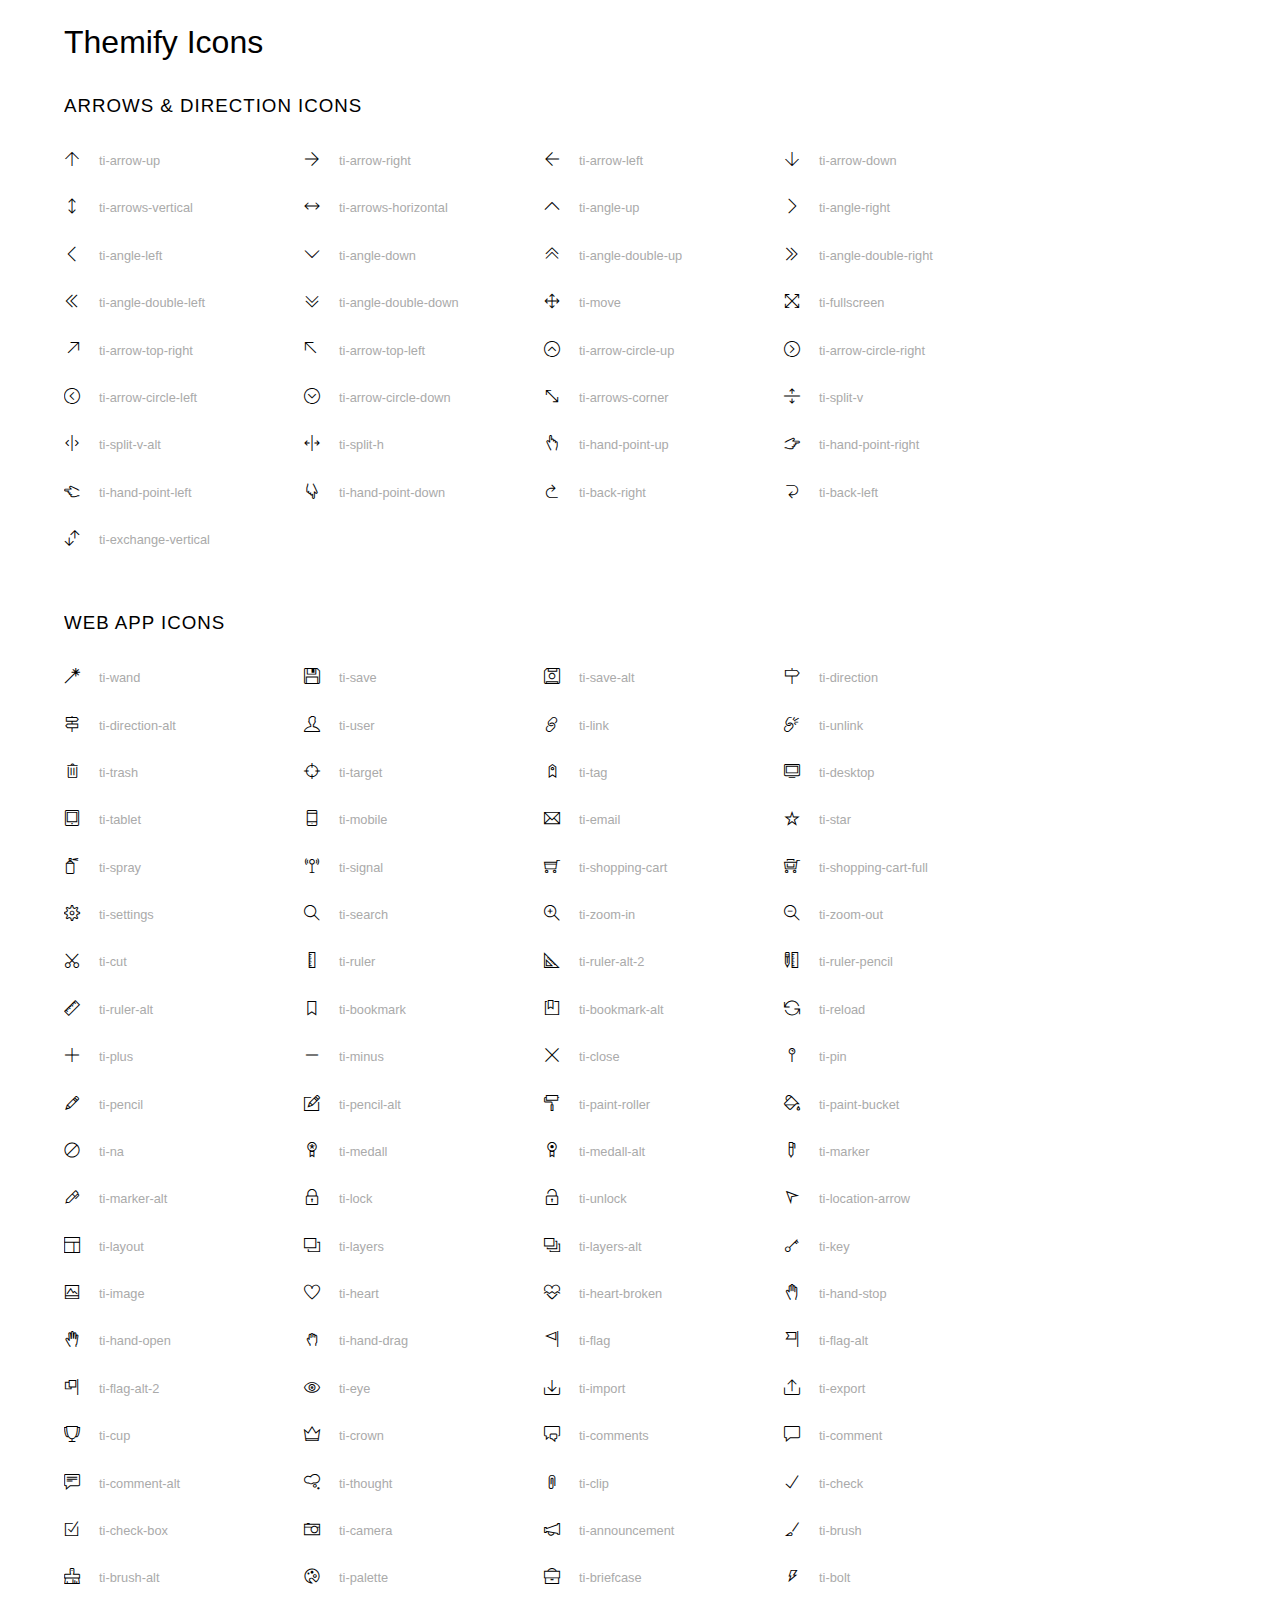
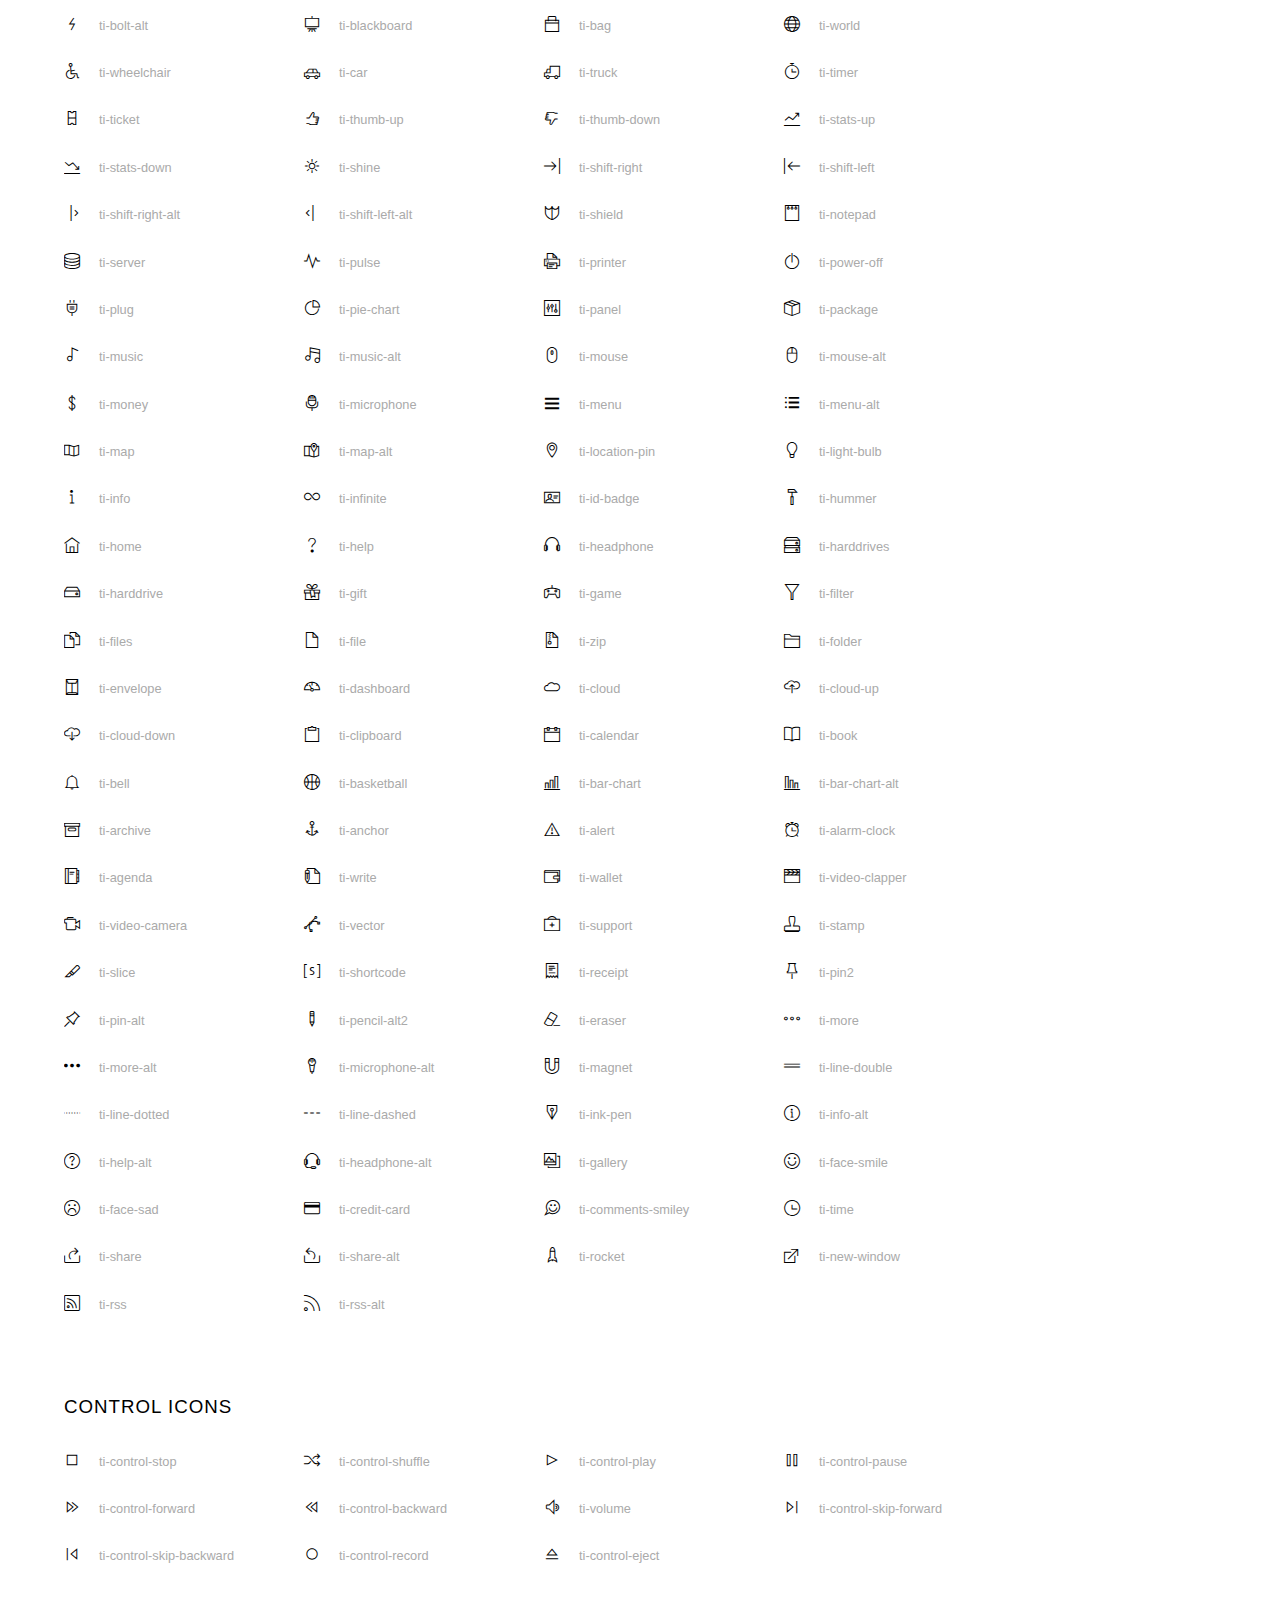
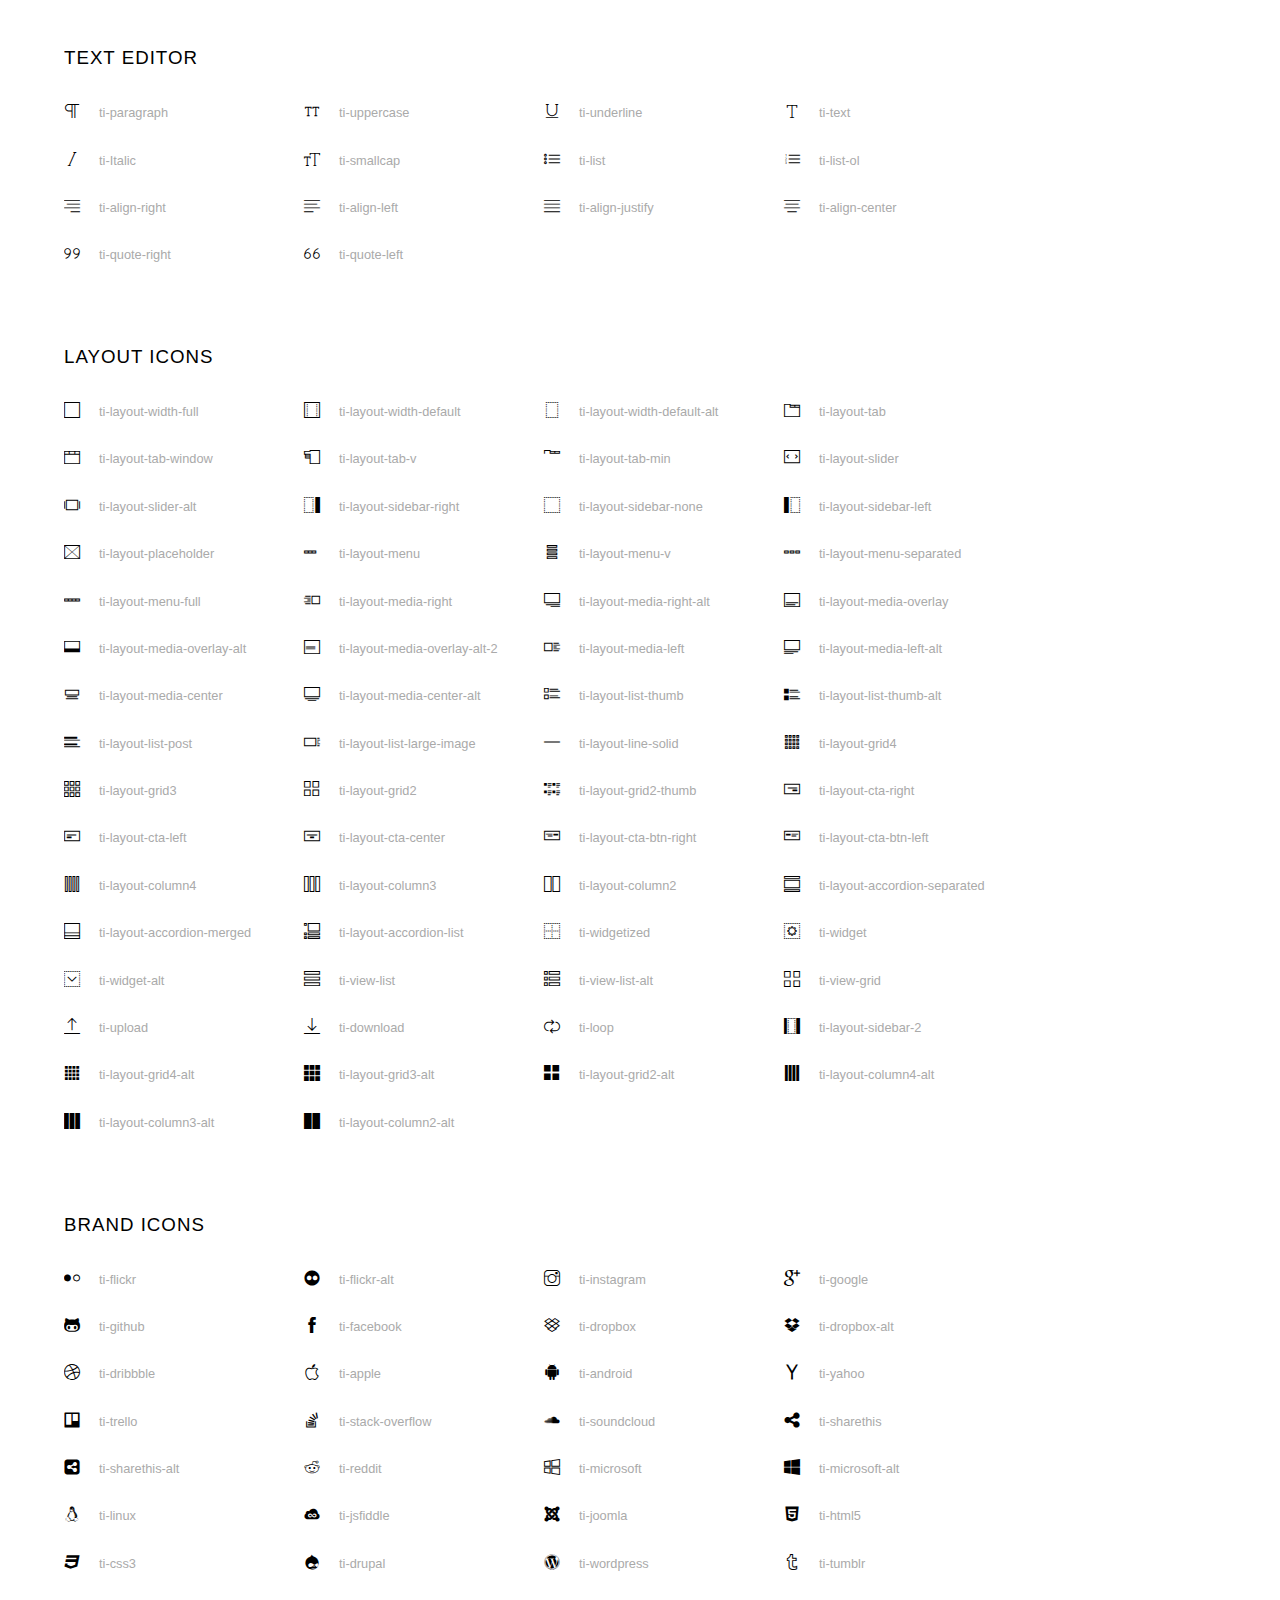
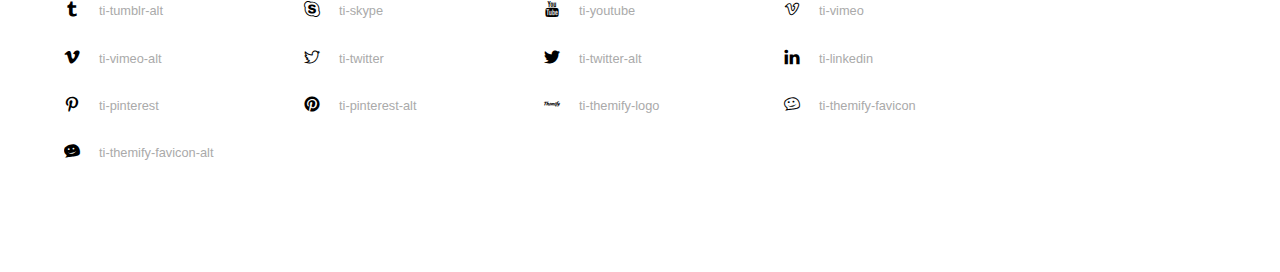
<file: Web/assets/vendors/iconfonts/ti-icons/index.html>
<!doctype html>
<html>
  <head>
    <meta charset="utf-8">
    <title>Themify Icon Font</title>
    <meta name="viewport" content="width=device-width">
    <link rel="stylesheet" href="demo-files/demo.css">
    <link rel="stylesheet" href="css/themify-icons.css">
    <!--[if lt IE 8]><!-->
    <link rel="stylesheet" href="ie7/ie7.css">
    <!--<![endif]-->
  </head>
  <body>
    <h1>Themify Icons</h1>
    <div class="icon-section">
      <div class="icon-section">
        <h3>Arrows &amp; Direction Icons </h3>
        <div class="icon-container">
          <span class="ti-arrow-up"></span>
          <span class="icon-name"> ti-arrow-up</span>
        </div>
        <div class="icon-container">
          <span class="ti-arrow-right"></span>
          <span class="icon-name"> ti-arrow-right</span>
        </div>
        <div class="icon-container">
          <span class="ti-arrow-left"></span>
          <span class="icon-name"> ti-arrow-left</span>
        </div>
        <div class="icon-container">
          <span class="ti-arrow-down"></span>
          <span class="icon-name"> ti-arrow-down</span>
        </div>
        <div class="icon-container">
          <span class="ti-arrows-vertical"></span>
          <span class="icon-name"> ti-arrows-vertical</span>
        </div>
        <div class="icon-container">
          <span class="ti-arrows-horizontal"></span>
          <span class="icon-name"> ti-arrows-horizontal</span>
        </div>
        <div class="icon-container">
          <span class="ti-angle-up"></span>
          <span class="icon-name"> ti-angle-up</span>
        </div>
        <div class="icon-container">
          <span class="ti-angle-right"></span>
          <span class="icon-name"> ti-angle-right</span>
        </div>
        <div class="icon-container">
          <span class="ti-angle-left"></span>
          <span class="icon-name"> ti-angle-left</span>
        </div>
        <div class="icon-container">
          <span class="ti-angle-down"></span>
          <span class="icon-name"> ti-angle-down</span>
        </div>
        <div class="icon-container">
          <span class="ti-angle-double-up"></span>
          <span class="icon-name"> ti-angle-double-up</span>
        </div>
        <div class="icon-container">
          <span class="ti-angle-double-right"></span>
          <span class="icon-name"> ti-angle-double-right</span>
        </div>
        <div class="icon-container">
          <span class="ti-angle-double-left"></span>
          <span class="icon-name"> ti-angle-double-left</span>
        </div>
        <div class="icon-container">
          <span class="ti-angle-double-down"></span>
          <span class="icon-name"> ti-angle-double-down</span>
        </div>
        <div class="icon-container">
          <span class="ti-move"></span>
          <span class="icon-name"> ti-move</span>
        </div>
        <div class="icon-container">
          <span class="ti-fullscreen"></span>
          <span class="icon-name"> ti-fullscreen</span>
        </div>
        <div class="icon-container">
          <span class="ti-arrow-top-right"></span>
          <span class="icon-name"> ti-arrow-top-right</span>
        </div>
        <div class="icon-container">
          <span class="ti-arrow-top-left"></span>
          <span class="icon-name"> ti-arrow-top-left</span>
        </div>
        <div class="icon-container">
          <span class="ti-arrow-circle-up"></span>
          <span class="icon-name"> ti-arrow-circle-up</span>
        </div>
        <div class="icon-container">
          <span class="ti-arrow-circle-right"></span>
          <span class="icon-name"> ti-arrow-circle-right</span>
        </div>
        <div class="icon-container">
          <span class="ti-arrow-circle-left"></span>
          <span class="icon-name"> ti-arrow-circle-left</span>
        </div>
        <div class="icon-container">
          <span class="ti-arrow-circle-down"></span>
          <span class="icon-name"> ti-arrow-circle-down</span>
        </div>
        <div class="icon-container">
          <span class="ti-arrows-corner"></span>
          <span class="icon-name"> ti-arrows-corner</span>
        </div>
        <div class="icon-container">
          <span class="ti-split-v"></span>
          <span class="icon-name"> ti-split-v</span>
        </div>
        <div class="icon-container">
          <span class="ti-split-v-alt"></span>
          <span class="icon-name"> ti-split-v-alt</span>
        </div>
        <div class="icon-container">
          <span class="ti-split-h"></span>
          <span class="icon-name"> ti-split-h</span>
        </div>
        <div class="icon-container">
          <span class="ti-hand-point-up"></span>
          <span class="icon-name"> ti-hand-point-up</span>
        </div>
        <div class="icon-container">
          <span class="ti-hand-point-right"></span>
          <span class="icon-name"> ti-hand-point-right</span>
        </div>
        <div class="icon-container">
          <span class="ti-hand-point-left"></span>
          <span class="icon-name"> ti-hand-point-left</span>
        </div>
        <div class="icon-container">
          <span class="ti-hand-point-down"></span>
          <span class="icon-name"> ti-hand-point-down</span>
        </div>
        <div class="icon-container">
          <span class="ti-back-right"></span>
          <span class="icon-name"> ti-back-right</span>
        </div>
        <div class="icon-container">
          <span class="ti-back-left"></span>
          <span class="icon-name"> ti-back-left</span>
        </div>
        <div class="icon-container">
          <span class="ti-exchange-vertical"></span>
          <span class="icon-name"> ti-exchange-vertical</span>
        </div>
      </div>
      <!-- Arrows Icons -->
      <h3>Web App Icons</h3>
      <div class="icon-section">
        <div class="icon-container">
          <span class="ti-wand"></span>
          <span class="icon-name"> ti-wand</span>
        </div>
        <div class="icon-container">
          <span class="ti-save"></span>
          <span class="icon-name"> ti-save</span>
        </div>
        <div class="icon-container">
          <span class="ti-save-alt"></span>
          <span class="icon-name"> ti-save-alt</span>
        </div>
        <div class="icon-container">
          <span class="ti-direction"></span>
          <span class="icon-name"> ti-direction</span>
        </div>
        <div class="icon-container">
          <span class="ti-direction-alt"></span>
          <span class="icon-name"> ti-direction-alt</span>
        </div>
        <div class="icon-container">
          <span class="ti-user"></span>
          <span class="icon-name"> ti-user</span>
        </div>
        <div class="icon-container">
          <span class="ti-link"></span>
          <span class="icon-name"> ti-link</span>
        </div>
        <div class="icon-container">
          <span class="ti-unlink"></span>
          <span class="icon-name"> ti-unlink</span>
        </div>
        <div class="icon-container">
          <span class="ti-trash"></span>
          <span class="icon-name"> ti-trash</span>
        </div>
        <div class="icon-container">
          <span class="ti-target"></span>
          <span class="icon-name"> ti-target</span>
        </div>
        <div class="icon-container">
          <span class="ti-tag"></span>
          <span class="icon-name"> ti-tag</span>
        </div>
        <div class="icon-container">
          <span class="ti-desktop"></span>
          <span class="icon-name"> ti-desktop</span>
        </div>
        <div class="icon-container">
          <span class="ti-tablet"></span>
          <span class="icon-name"> ti-tablet</span>
        </div>
        <div class="icon-container">
          <span class="ti-mobile"></span>
          <span class="icon-name"> ti-mobile</span>
        </div>
        <div class="icon-container">
          <span class="ti-email"></span>
          <span class="icon-name"> ti-email</span>
        </div>
        <div class="icon-container">
          <span class="ti-star"></span>
          <span class="icon-name"> ti-star</span>
        </div>
        <div class="icon-container">
          <span class="ti-spray"></span>
          <span class="icon-name"> ti-spray</span>
        </div>
        <div class="icon-container">
          <span class="ti-signal"></span>
          <span class="icon-name"> ti-signal</span>
        </div>
        <div class="icon-container">
          <span class="ti-shopping-cart"></span>
          <span class="icon-name"> ti-shopping-cart</span>
        </div>
        <div class="icon-container">
          <span class="ti-shopping-cart-full"></span>
          <span class="icon-name"> ti-shopping-cart-full</span>
        </div>
        <div class="icon-container">
          <span class="ti-settings"></span>
          <span class="icon-name"> ti-settings</span>
        </div>
        <div class="icon-container">
          <span class="ti-search"></span>
          <span class="icon-name"> ti-search</span>
        </div>
        <div class="icon-container">
          <span class="ti-zoom-in"></span>
          <span class="icon-name"> ti-zoom-in</span>
        </div>
        <div class="icon-container">
          <span class="ti-zoom-out"></span>
          <span class="icon-name"> ti-zoom-out</span>
        </div>
        <div class="icon-container">
          <span class="ti-cut"></span>
          <span class="icon-name"> ti-cut</span>
        </div>
        <div class="icon-container">
          <span class="ti-ruler"></span>
          <span class="icon-name"> ti-ruler</span>
        </div>
        <div class="icon-container">
          <span class="ti-ruler-alt-2"></span>
          <span class="icon-name"> ti-ruler-alt-2</span>
        </div>
        <div class="icon-container">
          <span class="ti-ruler-pencil"></span>
          <span class="icon-name"> ti-ruler-pencil</span>
        </div>
        <div class="icon-container">
          <span class="ti-ruler-alt"></span>
          <span class="icon-name"> ti-ruler-alt</span>
        </div>
        <div class="icon-container">
          <span class="ti-bookmark"></span>
          <span class="icon-name"> ti-bookmark</span>
        </div>
        <div class="icon-container">
          <span class="ti-bookmark-alt"></span>
          <span class="icon-name"> ti-bookmark-alt</span>
        </div>
        <div class="icon-container">
          <span class="ti-reload"></span>
          <span class="icon-name"> ti-reload</span>
        </div>
        <div class="icon-container">
          <span class="ti-plus"></span>
          <span class="icon-name"> ti-plus</span>
        </div>
        <div class="icon-container">
          <span class="ti-minus"></span>
          <span class="icon-name"> ti-minus</span>
        </div>
        <div class="icon-container">
          <span class="ti-close"></span>
          <span class="icon-name"> ti-close</span>
        </div>
        <div class="icon-container">
          <span class="ti-pin"></span>
          <span class="icon-name"> ti-pin</span>
        </div>
        <div class="icon-container">
          <span class="ti-pencil"></span>
          <span class="icon-name"> ti-pencil</span>
        </div>
        <div class="icon-container">
          <span class="ti-pencil-alt"></span>
          <span class="icon-name"> ti-pencil-alt</span>
        </div>
        <div class="icon-container">
          <span class="ti-paint-roller"></span>
          <span class="icon-name"> ti-paint-roller</span>
        </div>
        <div class="icon-container">
          <span class="ti-paint-bucket"></span>
          <span class="icon-name"> ti-paint-bucket</span>
        </div>
        <div class="icon-container">
          <span class="ti-na"></span>
          <span class="icon-name"> ti-na</span>
        </div>
        <div class="icon-container">
          <span class="ti-medall"></span>
          <span class="icon-name"> ti-medall</span>
        </div>
        <div class="icon-container">
          <span class="ti-medall-alt"></span>
          <span class="icon-name"> ti-medall-alt</span>
        </div>
        <div class="icon-container">
          <span class="ti-marker"></span>
          <span class="icon-name"> ti-marker</span>
        </div>
        <div class="icon-container">
          <span class="ti-marker-alt"></span>
          <span class="icon-name"> ti-marker-alt</span>
        </div>
        <div class="icon-container">
          <span class="ti-lock"></span>
          <span class="icon-name"> ti-lock</span>
        </div>
        <div class="icon-container">
          <span class="ti-unlock"></span>
          <span class="icon-name"> ti-unlock</span>
        </div>
        <div class="icon-container">
          <span class="ti-location-arrow"></span>
          <span class="icon-name"> ti-location-arrow</span>
        </div>
        <div class="icon-container">
          <span class="ti-layout"></span>
          <span class="icon-name"> ti-layout</span>
        </div>
        <div class="icon-container">
          <span class="ti-layers"></span>
          <span class="icon-name"> ti-layers</span>
        </div>
        <div class="icon-container">
          <span class="ti-layers-alt"></span>
          <span class="icon-name"> ti-layers-alt</span>
        </div>
        <div class="icon-container">
          <span class="ti-key"></span>
          <span class="icon-name"> ti-key</span>
        </div>
        <div class="icon-container">
          <span class="ti-image"></span>
          <span class="icon-name"> ti-image</span>
        </div>
        <div class="icon-container">
          <span class="ti-heart"></span>
          <span class="icon-name"> ti-heart</span>
        </div>
        <div class="icon-container">
          <span class="ti-heart-broken"></span>
          <span class="icon-name"> ti-heart-broken</span>
        </div>
        <div class="icon-container">
          <span class="ti-hand-stop"></span>
          <span class="icon-name"> ti-hand-stop</span>
        </div>
        <div class="icon-container">
          <span class="ti-hand-open"></span>
          <span class="icon-name"> ti-hand-open</span>
        </div>
        <div class="icon-container">
          <span class="ti-hand-drag"></span>
          <span class="icon-name"> ti-hand-drag</span>
        </div>
        <div class="icon-container">
          <span class="ti-flag"></span>
          <span class="icon-name"> ti-flag</span>
        </div>
        <div class="icon-container">
          <span class="ti-flag-alt"></span>
          <span class="icon-name"> ti-flag-alt</span>
        </div>
        <div class="icon-container">
          <span class="ti-flag-alt-2"></span>
          <span class="icon-name"> ti-flag-alt-2</span>
        </div>
        <div class="icon-container">
          <span class="ti-eye"></span>
          <span class="icon-name"> ti-eye</span>
        </div>
        <div class="icon-container">
          <span class="ti-import"></span>
          <span class="icon-name"> ti-import</span>
        </div>
        <div class="icon-container">
          <span class="ti-export"></span>
          <span class="icon-name"> ti-export</span>
        </div>
        <div class="icon-container">
          <span class="ti-cup"></span>
          <span class="icon-name"> ti-cup</span>
        </div>
        <div class="icon-container">
          <span class="ti-crown"></span>
          <span class="icon-name"> ti-crown</span>
        </div>
        <div class="icon-container">
          <span class="ti-comments"></span>
          <span class="icon-name"> ti-comments</span>
        </div>
        <div class="icon-container">
          <span class="ti-comment"></span>
          <span class="icon-name"> ti-comment</span>
        </div>
        <div class="icon-container">
          <span class="ti-comment-alt"></span>
          <span class="icon-name"> ti-comment-alt</span>
        </div>
        <div class="icon-container">
          <span class="ti-thought"></span>
          <span class="icon-name"> ti-thought</span>
        </div>
        <div class="icon-container">
          <span class="ti-clip"></span>
          <span class="icon-name"> ti-clip</span>
        </div>
        <div class="icon-container">
          <span class="ti-check"></span>
          <span class="icon-name"> ti-check</span>
        </div>
        <div class="icon-container">
          <span class="ti-check-box"></span>
          <span class="icon-name"> ti-check-box</span>
        </div>
        <div class="icon-container">
          <span class="ti-camera"></span>
          <span class="icon-name"> ti-camera</span>
        </div>
        <div class="icon-container">
          <span class="ti-announcement"></span>
          <span class="icon-name"> ti-announcement</span>
        </div>
        <div class="icon-container">
          <span class="ti-brush"></span>
          <span class="icon-name"> ti-brush</span>
        </div>
        <div class="icon-container">
          <span class="ti-brush-alt"></span>
          <span class="icon-name"> ti-brush-alt</span>
        </div>
        <div class="icon-container">
          <span class="ti-palette"></span>
          <span class="icon-name"> ti-palette</span>
        </div>
        <div class="icon-container">
          <span class="ti-briefcase"></span>
          <span class="icon-name"> ti-briefcase</span>
        </div>
        <div class="icon-container">
          <span class="ti-bolt"></span>
          <span class="icon-name"> ti-bolt</span>
        </div>
        <div class="icon-container">
          <span class="ti-bolt-alt"></span>
          <span class="icon-name"> ti-bolt-alt</span>
        </div>
        <div class="icon-container">
          <span class="ti-blackboard"></span>
          <span class="icon-name"> ti-blackboard</span>
        </div>
        <div class="icon-container">
          <span class="ti-bag"></span>
          <span class="icon-name"> ti-bag</span>
        </div>
        <div class="icon-container">
          <span class="ti-world"></span>
          <span class="icon-name"> ti-world</span>
        </div>
        <div class="icon-container">
          <span class="ti-wheelchair"></span>
          <span class="icon-name"> ti-wheelchair</span>
        </div>
        <div class="icon-container">
          <span class="ti-car"></span>
          <span class="icon-name"> ti-car</span>
        </div>
        <div class="icon-container">
          <span class="ti-truck"></span>
          <span class="icon-name"> ti-truck</span>
        </div>
        <div class="icon-container">
          <span class="ti-timer"></span>
          <span class="icon-name"> ti-timer</span>
        </div>
        <div class="icon-container">
          <span class="ti-ticket"></span>
          <span class="icon-name"> ti-ticket</span>
        </div>
        <div class="icon-container">
          <span class="ti-thumb-up"></span>
          <span class="icon-name"> ti-thumb-up</span>
        </div>
        <div class="icon-container">
          <span class="ti-thumb-down"></span>
          <span class="icon-name"> ti-thumb-down</span>
        </div>
        <div class="icon-container">
          <span class="ti-stats-up"></span>
          <span class="icon-name"> ti-stats-up</span>
        </div>
        <div class="icon-container">
          <span class="ti-stats-down"></span>
          <span class="icon-name"> ti-stats-down</span>
        </div>
        <div class="icon-container">
          <span class="ti-shine"></span>
          <span class="icon-name"> ti-shine</span>
        </div>
        <div class="icon-container">
          <span class="ti-shift-right"></span>
          <span class="icon-name"> ti-shift-right</span>
        </div>
        <div class="icon-container">
          <span class="ti-shift-left"></span>
          <span class="icon-name"> ti-shift-left</span>
        </div>
        <div class="icon-container">
          <span class="ti-shift-right-alt"></span>
          <span class="icon-name"> ti-shift-right-alt</span>
        </div>
        <div class="icon-container">
          <span class="ti-shift-left-alt"></span>
          <span class="icon-name"> ti-shift-left-alt</span>
        </div>
        <div class="icon-container">
          <span class="ti-shield"></span>
          <span class="icon-name"> ti-shield</span>
        </div>
        <div class="icon-container">
          <span class="ti-notepad"></span>
          <span class="icon-name"> ti-notepad</span>
        </div>
        <div class="icon-container">
          <span class="ti-server"></span>
          <span class="icon-name"> ti-server</span>
        </div>
        <div class="icon-container">
          <span class="ti-pulse"></span>
          <span class="icon-name"> ti-pulse</span>
        </div>
        <div class="icon-container">
          <span class="ti-printer"></span>
          <span class="icon-name"> ti-printer</span>
        </div>
        <div class="icon-container">
          <span class="ti-power-off"></span>
          <span class="icon-name"> ti-power-off</span>
        </div>
        <div class="icon-container">
          <span class="ti-plug"></span>
          <span class="icon-name"> ti-plug</span>
        </div>
        <div class="icon-container">
          <span class="ti-pie-chart"></span>
          <span class="icon-name"> ti-pie-chart</span>
        </div>
        <div class="icon-container">
          <span class="ti-panel"></span>
          <span class="icon-name"> ti-panel</span>
        </div>
        <div class="icon-container">
          <span class="ti-package"></span>
          <span class="icon-name"> ti-package</span>
        </div>
        <div class="icon-container">
          <span class="ti-music"></span>
          <span class="icon-name"> ti-music</span>
        </div>
        <div class="icon-container">
          <span class="ti-music-alt"></span>
          <span class="icon-name"> ti-music-alt</span>
        </div>
        <div class="icon-container">
          <span class="ti-mouse"></span>
          <span class="icon-name"> ti-mouse</span>
        </div>
        <div class="icon-container">
          <span class="ti-mouse-alt"></span>
          <span class="icon-name"> ti-mouse-alt</span>
        </div>
        <div class="icon-container">
          <span class="ti-money"></span>
          <span class="icon-name"> ti-money</span>
        </div>
        <div class="icon-container">
          <span class="ti-microphone"></span>
          <span class="icon-name"> ti-microphone</span>
        </div>
        <div class="icon-container">
          <span class="ti-menu"></span>
          <span class="icon-name"> ti-menu</span>
        </div>
        <div class="icon-container">
          <span class="ti-menu-alt"></span>
          <span class="icon-name"> ti-menu-alt</span>
        </div>
        <div class="icon-container">
          <span class="ti-map"></span>
          <span class="icon-name"> ti-map</span>
        </div>
        <div class="icon-container">
          <span class="ti-map-alt"></span>
          <span class="icon-name"> ti-map-alt</span>
        </div>
        <div class="icon-container">
          <span class="ti-location-pin"></span>
          <span class="icon-name"> ti-location-pin</span>
        </div>
        <div class="icon-container">
          <span class="ti-light-bulb"></span>
          <span class="icon-name"> ti-light-bulb</span>
        </div>
        <div class="icon-container">
          <span class="ti-info"></span>
          <span class="icon-name"> ti-info</span>
        </div>
        <div class="icon-container">
          <span class="ti-infinite"></span>
          <span class="icon-name"> ti-infinite</span>
        </div>
        <div class="icon-container">
          <span class="ti-id-badge"></span>
          <span class="icon-name"> ti-id-badge</span>
        </div>
        <div class="icon-container">
          <span class="ti-hummer"></span>
          <span class="icon-name"> ti-hummer</span>
        </div>
        <div class="icon-container">
          <span class="ti-home"></span>
          <span class="icon-name"> ti-home</span>
        </div>
        <div class="icon-container">
          <span class="ti-help"></span>
          <span class="icon-name"> ti-help</span>
        </div>
        <div class="icon-container">
          <span class="ti-headphone"></span>
          <span class="icon-name"> ti-headphone</span>
        </div>
        <div class="icon-container">
          <span class="ti-harddrives"></span>
          <span class="icon-name"> ti-harddrives</span>
        </div>
        <div class="icon-container">
          <span class="ti-harddrive"></span>
          <span class="icon-name"> ti-harddrive</span>
        </div>
        <div class="icon-container">
          <span class="ti-gift"></span>
          <span class="icon-name"> ti-gift</span>
        </div>
        <div class="icon-container">
          <span class="ti-game"></span>
          <span class="icon-name"> ti-game</span>
        </div>
        <div class="icon-container">
          <span class="ti-filter"></span>
          <span class="icon-name"> ti-filter</span>
        </div>
        <div class="icon-container">
          <span class="ti-files"></span>
          <span class="icon-name"> ti-files</span>
        </div>
        <div class="icon-container">
          <span class="ti-file"></span>
          <span class="icon-name"> ti-file</span>
        </div>
        <div class="icon-container">
          <span class="ti-zip"></span>
          <span class="icon-name"> ti-zip</span>
        </div>
        <div class="icon-container">
          <span class="ti-folder"></span>
          <span class="icon-name"> ti-folder</span>
        </div>
        <div class="icon-container">
          <span class="ti-envelope"></span>
          <span class="icon-name"> ti-envelope</span>
        </div>
        <div class="icon-container">
          <span class="ti-dashboard"></span>
          <span class="icon-name"> ti-dashboard</span>
        </div>
        <div class="icon-container">
          <span class="ti-cloud"></span>
          <span class="icon-name"> ti-cloud</span>
        </div>
        <div class="icon-container">
          <span class="ti-cloud-up"></span>
          <span class="icon-name"> ti-cloud-up</span>
        </div>
        <div class="icon-container">
          <span class="ti-cloud-down"></span>
          <span class="icon-name"> ti-cloud-down</span>
        </div>
        <div class="icon-container">
          <span class="ti-clipboard"></span>
          <span class="icon-name"> ti-clipboard</span>
        </div>
        <div class="icon-container">
          <span class="ti-calendar"></span>
          <span class="icon-name"> ti-calendar</span>
        </div>
        <div class="icon-container">
          <span class="ti-book"></span>
          <span class="icon-name"> ti-book</span>
        </div>
        <div class="icon-container">
          <span class="ti-bell"></span>
          <span class="icon-name"> ti-bell</span>
        </div>
        <div class="icon-container">
          <span class="ti-basketball"></span>
          <span class="icon-name"> ti-basketball</span>
        </div>
        <div class="icon-container">
          <span class="ti-bar-chart"></span>
          <span class="icon-name"> ti-bar-chart</span>
        </div>
        <div class="icon-container">
          <span class="ti-bar-chart-alt"></span>
          <span class="icon-name"> ti-bar-chart-alt</span>
        </div>
        <div class="icon-container">
          <span class="ti-archive"></span>
          <span class="icon-name"> ti-archive</span>
        </div>
        <div class="icon-container">
          <span class="ti-anchor"></span>
          <span class="icon-name"> ti-anchor</span>
        </div>
        <div class="icon-container">
          <span class="ti-alert"></span>
          <span class="icon-name"> ti-alert</span>
        </div>
        <div class="icon-container">
          <span class="ti-alarm-clock"></span>
          <span class="icon-name"> ti-alarm-clock</span>
        </div>
        <div class="icon-container">
          <span class="ti-agenda"></span>
          <span class="icon-name"> ti-agenda</span>
        </div>
        <div class="icon-container">
          <span class="ti-write"></span>
          <span class="icon-name"> ti-write</span>
        </div>
        <div class="icon-container">
          <span class="ti-wallet"></span>
          <span class="icon-name"> ti-wallet</span>
        </div>
        <div class="icon-container">
          <span class="ti-video-clapper"></span>
          <span class="icon-name"> ti-video-clapper</span>
        </div>
        <div class="icon-container">
          <span class="ti-video-camera"></span>
          <span class="icon-name"> ti-video-camera</span>
        </div>
        <div class="icon-container">
          <span class="ti-vector"></span>
          <span class="icon-name"> ti-vector</span>
        </div>
        <div class="icon-container">
          <span class="ti-support"></span>
          <span class="icon-name"> ti-support</span>
        </div>
        <div class="icon-container">
          <span class="ti-stamp"></span>
          <span class="icon-name"> ti-stamp</span>
        </div>
        <div class="icon-container">
          <span class="ti-slice"></span>
          <span class="icon-name"> ti-slice</span>
        </div>
        <div class="icon-container">
          <span class="ti-shortcode"></span>
          <span class="icon-name"> ti-shortcode</span>
        </div>
        <div class="icon-container">
          <span class="ti-receipt"></span>
          <span class="icon-name"> ti-receipt</span>
        </div>
        <div class="icon-container">
          <span class="ti-pin2"></span>
          <span class="icon-name"> ti-pin2</span>
        </div>
        <div class="icon-container">
          <span class="ti-pin-alt"></span>
          <span class="icon-name"> ti-pin-alt</span>
        </div>
        <div class="icon-container">
          <span class="ti-pencil-alt2"></span>
          <span class="icon-name"> ti-pencil-alt2</span>
        </div>
        <div class="icon-container">
          <span class="ti-eraser"></span>
          <span class="icon-name"> ti-eraser</span>
        </div>
        <div class="icon-container">
          <span class="ti-more"></span>
          <span class="icon-name"> ti-more</span>
        </div>
        <div class="icon-container">
          <span class="ti-more-alt"></span>
          <span class="icon-name"> ti-more-alt</span>
        </div>
        <div class="icon-container">
          <span class="ti-microphone-alt"></span>
          <span class="icon-name"> ti-microphone-alt</span>
        </div>
        <div class="icon-container">
          <span class="ti-magnet"></span>
          <span class="icon-name"> ti-magnet</span>
        </div>
        <div class="icon-container">
          <span class="ti-line-double"></span>
          <span class="icon-name"> ti-line-double</span>
        </div>
        <div class="icon-container">
          <span class="ti-line-dotted"></span>
          <span class="icon-name"> ti-line-dotted</span>
        </div>
        <div class="icon-container">
          <span class="ti-line-dashed"></span>
          <span class="icon-name"> ti-line-dashed</span>
        </div>
        <div class="icon-container">
          <span class="ti-ink-pen"></span>
          <span class="icon-name"> ti-ink-pen</span>
        </div>
        <div class="icon-container">
          <span class="ti-info-alt"></span>
          <span class="icon-name"> ti-info-alt</span>
        </div>
        <div class="icon-container">
          <span class="ti-help-alt"></span>
          <span class="icon-name"> ti-help-alt</span>
        </div>
        <div class="icon-container">
          <span class="ti-headphone-alt"></span>
          <span class="icon-name"> ti-headphone-alt</span>
        </div>
        <div class="icon-container">
          <span class="ti-gallery"></span>
          <span class="icon-name"> ti-gallery</span>
        </div>
        <div class="icon-container">
          <span class="ti-face-smile"></span>
          <span class="icon-name"> ti-face-smile</span>
        </div>
        <div class="icon-container">
          <span class="ti-face-sad"></span>
          <span class="icon-name"> ti-face-sad</span>
        </div>
        <div class="icon-container">
          <span class="ti-credit-card"></span>
          <span class="icon-name"> ti-credit-card</span>
        </div>
        <div class="icon-container">
          <span class="ti-comments-smiley"></span>
          <span class="icon-name"> ti-comments-smiley</span>
        </div>
        <div class="icon-container">
          <span class="ti-time"></span>
          <span class="icon-name"> ti-time</span>
        </div>
        <div class="icon-container">
          <span class="ti-share"></span>
          <span class="icon-name"> ti-share</span>
        </div>
        <div class="icon-container">
          <span class="ti-share-alt"></span>
          <span class="icon-name"> ti-share-alt</span>
        </div>
        <div class="icon-container">
          <span class="ti-rocket"></span>
          <span class="icon-name"> ti-rocket</span>
        </div>
        <div class="icon-container">
          <span class="ti-new-window"></span>
          <span class="icon-name"> ti-new-window</span>
        </div>
        <div class="icon-container">
          <span class="ti-rss"></span>
          <span class="icon-name"> ti-rss</span>
        </div>
        <div class="icon-container">
          <span class="ti-rss-alt"></span>
          <span class="icon-name"> ti-rss-alt</span>
        </div>
      </div>
      <!-- Web App Icons -->
      <div class="icon-section">
        <h3>Control Icons</h3>
        <div class="icon-container">
          <span class="ti-control-stop"></span>
          <span class="icon-name"> ti-control-stop</span>
        </div>
        <div class="icon-container">
          <span class="ti-control-shuffle"></span>
          <span class="icon-name"> ti-control-shuffle</span>
        </div>
        <div class="icon-container">
          <span class="ti-control-play"></span>
          <span class="icon-name"> ti-control-play</span>
        </div>
        <div class="icon-container">
          <span class="ti-control-pause"></span>
          <span class="icon-name"> ti-control-pause</span>
        </div>
        <div class="icon-container">
          <span class="ti-control-forward"></span>
          <span class="icon-name"> ti-control-forward</span>
        </div>
        <div class="icon-container">
          <span class="ti-control-backward"></span>
          <span class="icon-name"> ti-control-backward</span>
        </div>
        <div class="icon-container">
          <span class="ti-volume"></span>
          <span class="icon-name"> ti-volume</span>
        </div>
        <div class="icon-container">
          <span class="ti-control-skip-forward"></span>
          <span class="icon-name"> ti-control-skip-forward</span>
        </div>
        <div class="icon-container">
          <span class="ti-control-skip-backward"></span>
          <span class="icon-name"> ti-control-skip-backward</span>
        </div>
        <div class="icon-container">
          <span class="ti-control-record"></span>
          <span class="icon-name"> ti-control-record</span>
        </div>
        <div class="icon-container">
          <span class="ti-control-eject"></span>
          <span class="icon-name"> ti-control-eject</span>
        </div>
      </div>
      <!-- Control Icons -->
      <div class="icon-section">
        <h3>Text Editor</h3>
        <div class="icon-container">
          <span class="ti-paragraph"></span>
          <span class="icon-name"> ti-paragraph</span>
        </div>
        <div class="icon-container">
          <span class="ti-uppercase"></span>
          <span class="icon-name"> ti-uppercase</span>
        </div>
        <div class="icon-container">
          <span class="ti-underline"></span>
          <span class="icon-name"> ti-underline</span>
        </div>
        <div class="icon-container">
          <span class="ti-text"></span>
          <span class="icon-name"> ti-text</span>
        </div>
        <div class="icon-container">
          <span class="ti-Italic"></span>
          <span class="icon-name"> ti-Italic</span>
        </div>
        <div class="icon-container">
          <span class="ti-smallcap"></span>
          <span class="icon-name"> ti-smallcap</span>
        </div>
        <div class="icon-container">
          <span class="ti-list"></span>
          <span class="icon-name"> ti-list</span>
        </div>
        <div class="icon-container">
          <span class="ti-list-ol"></span>
          <span class="icon-name"> ti-list-ol</span>
        </div>
        <div class="icon-container">
          <span class="ti-align-right"></span>
          <span class="icon-name"> ti-align-right</span>
        </div>
        <div class="icon-container">
          <span class="ti-align-left"></span>
          <span class="icon-name"> ti-align-left</span>
        </div>
        <div class="icon-container">
          <span class="ti-align-justify"></span>
          <span class="icon-name"> ti-align-justify</span>
        </div>
        <div class="icon-container">
          <span class="ti-align-center"></span>
          <span class="icon-name"> ti-align-center</span>
        </div>
        <div class="icon-container">
          <span class="ti-quote-right"></span>
          <span class="icon-name"> ti-quote-right</span>
        </div>
        <div class="icon-container">
          <span class="ti-quote-left"></span>
          <span class="icon-name"> ti-quote-left</span>
        </div>
      </div>
      <!-- Text Editor -->
      <div class="icon-section">
        <h3>Layout Icons</h3>
        <div class="icon-container">
          <span class="ti-layout-width-full"></span>
          <span class="icon-name"> ti-layout-width-full</span>
        </div>
        <div class="icon-container">
          <span class="ti-layout-width-default"></span>
          <span class="icon-name"> ti-layout-width-default</span>
        </div>
        <div class="icon-container">
          <span class="ti-layout-width-default-alt"></span>
          <span class="icon-name"> ti-layout-width-default-alt</span>
        </div>
        <div class="icon-container">
          <span class="ti-layout-tab"></span>
          <span class="icon-name"> ti-layout-tab</span>
        </div>
        <div class="icon-container">
          <span class="ti-layout-tab-window"></span>
          <span class="icon-name"> ti-layout-tab-window</span>
        </div>
        <div class="icon-container">
          <span class="ti-layout-tab-v"></span>
          <span class="icon-name"> ti-layout-tab-v</span>
        </div>
        <div class="icon-container">
          <span class="ti-layout-tab-min"></span>
          <span class="icon-name"> ti-layout-tab-min</span>
        </div>
        <div class="icon-container">
          <span class="ti-layout-slider"></span>
          <span class="icon-name"> ti-layout-slider</span>
        </div>
        <div class="icon-container">
          <span class="ti-layout-slider-alt"></span>
          <span class="icon-name"> ti-layout-slider-alt</span>
        </div>
        <div class="icon-container">
          <span class="ti-layout-sidebar-right"></span>
          <span class="icon-name"> ti-layout-sidebar-right</span>
        </div>
        <div class="icon-container">
          <span class="ti-layout-sidebar-none"></span>
          <span class="icon-name"> ti-layout-sidebar-none</span>
        </div>
        <div class="icon-container">
          <span class="ti-layout-sidebar-left"></span>
          <span class="icon-name"> ti-layout-sidebar-left</span>
        </div>
        <div class="icon-container">
          <span class="ti-layout-placeholder"></span>
          <span class="icon-name"> ti-layout-placeholder</span>
        </div>
        <div class="icon-container">
          <span class="ti-layout-menu"></span>
          <span class="icon-name"> ti-layout-menu</span>
        </div>
        <div class="icon-container">
          <span class="ti-layout-menu-v"></span>
          <span class="icon-name"> ti-layout-menu-v</span>
        </div>
        <div class="icon-container">
          <span class="ti-layout-menu-separated"></span>
          <span class="icon-name"> ti-layout-menu-separated</span>
        </div>
        <div class="icon-container">
          <span class="ti-layout-menu-full"></span>
          <span class="icon-name"> ti-layout-menu-full</span>
        </div>
        <div class="icon-container">
          <span class="ti-layout-media-right"></span>
          <span class="icon-name"> ti-layout-media-right</span>
        </div>
        <div class="icon-container">
          <span class="ti-layout-media-right-alt"></span>
          <span class="icon-name"> ti-layout-media-right-alt</span>
        </div>
        <div class="icon-container">
          <span class="ti-layout-media-overlay"></span>
          <span class="icon-name"> ti-layout-media-overlay</span>
        </div>
        <div class="icon-container">
          <span class="ti-layout-media-overlay-alt"></span>
          <span class="icon-name"> ti-layout-media-overlay-alt</span>
        </div>
        <div class="icon-container">
          <span class="ti-layout-media-overlay-alt-2"></span>
          <span class="icon-name"> ti-layout-media-overlay-alt-2</span>
        </div>
        <div class="icon-container">
          <span class="ti-layout-media-left"></span>
          <span class="icon-name"> ti-layout-media-left</span>
        </div>
        <div class="icon-container">
          <span class="ti-layout-media-left-alt"></span>
          <span class="icon-name"> ti-layout-media-left-alt</span>
        </div>
        <div class="icon-container">
          <span class="ti-layout-media-center"></span>
          <span class="icon-name"> ti-layout-media-center</span>
        </div>
        <div class="icon-container">
          <span class="ti-layout-media-center-alt"></span>
          <span class="icon-name"> ti-layout-media-center-alt</span>
        </div>
        <div class="icon-container">
          <span class="ti-layout-list-thumb"></span>
          <span class="icon-name"> ti-layout-list-thumb</span>
        </div>
        <div class="icon-container">
          <span class="ti-layout-list-thumb-alt"></span>
          <span class="icon-name"> ti-layout-list-thumb-alt</span>
        </div>
        <div class="icon-container">
          <span class="ti-layout-list-post"></span>
          <span class="icon-name"> ti-layout-list-post</span>
        </div>
        <div class="icon-container">
          <span class="ti-layout-list-large-image"></span>
          <span class="icon-name"> ti-layout-list-large-image</span>
        </div>
        <div class="icon-container">
          <span class="ti-layout-line-solid"></span>
          <span class="icon-name"> ti-layout-line-solid</span>
        </div>
        <div class="icon-container">
          <span class="ti-layout-grid4"></span>
          <span class="icon-name"> ti-layout-grid4</span>
        </div>
        <div class="icon-container">
          <span class="ti-layout-grid3"></span>
          <span class="icon-name"> ti-layout-grid3</span>
        </div>
        <div class="icon-container">
          <span class="ti-layout-grid2"></span>
          <span class="icon-name"> ti-layout-grid2</span>
        </div>
        <div class="icon-container">
          <span class="ti-layout-grid2-thumb"></span>
          <span class="icon-name"> ti-layout-grid2-thumb</span>
        </div>
        <div class="icon-container">
          <span class="ti-layout-cta-right"></span>
          <span class="icon-name"> ti-layout-cta-right</span>
        </div>
        <div class="icon-container">
          <span class="ti-layout-cta-left"></span>
          <span class="icon-name"> ti-layout-cta-left</span>
        </div>
        <div class="icon-container">
          <span class="ti-layout-cta-center"></span>
          <span class="icon-name"> ti-layout-cta-center</span>
        </div>
        <div class="icon-container">
          <span class="ti-layout-cta-btn-right"></span>
          <span class="icon-name"> ti-layout-cta-btn-right</span>
        </div>
        <div class="icon-container">
          <span class="ti-layout-cta-btn-left"></span>
          <span class="icon-name"> ti-layout-cta-btn-left</span>
        </div>
        <div class="icon-container">
          <span class="ti-layout-column4"></span>
          <span class="icon-name"> ti-layout-column4</span>
        </div>
        <div class="icon-container">
          <span class="ti-layout-column3"></span>
          <span class="icon-name"> ti-layout-column3</span>
        </div>
        <div class="icon-container">
          <span class="ti-layout-column2"></span>
          <span class="icon-name"> ti-layout-column2</span>
        </div>
        <div class="icon-container">
          <span class="ti-layout-accordion-separated"></span>
          <span class="icon-name"> ti-layout-accordion-separated</span>
        </div>
        <div class="icon-container">
          <span class="ti-layout-accordion-merged"></span>
          <span class="icon-name"> ti-layout-accordion-merged</span>
        </div>
        <div class="icon-container">
          <span class="ti-layout-accordion-list"></span>
          <span class="icon-name"> ti-layout-accordion-list</span>
        </div>
        <div class="icon-container">
          <span class="ti-widgetized"></span>
          <span class="icon-name"> ti-widgetized</span>
        </div>
        <div class="icon-container">
          <span class="ti-widget"></span>
          <span class="icon-name"> ti-widget</span>
        </div>
        <div class="icon-container">
          <span class="ti-widget-alt"></span>
          <span class="icon-name"> ti-widget-alt</span>
        </div>
        <div class="icon-container">
          <span class="ti-view-list"></span>
          <span class="icon-name"> ti-view-list</span>
        </div>
        <div class="icon-container">
          <span class="ti-view-list-alt"></span>
          <span class="icon-name"> ti-view-list-alt</span>
        </div>
        <div class="icon-container">
          <span class="ti-view-grid"></span>
          <span class="icon-name"> ti-view-grid</span>
        </div>
        <div class="icon-container">
          <span class="ti-upload"></span>
          <span class="icon-name"> ti-upload</span>
        </div>
        <div class="icon-container">
          <span class="ti-download"></span>
          <span class="icon-name"> ti-download</span>
        </div>
        <div class="icon-container">
          <span class="ti-loop"></span>
          <span class="icon-name"> ti-loop</span>
        </div>
        <div class="icon-container">
          <span class="ti-layout-sidebar-2"></span>
          <span class="icon-name"> ti-layout-sidebar-2</span>
        </div>
        <div class="icon-container">
          <span class="ti-layout-grid4-alt"></span>
          <span class="icon-name"> ti-layout-grid4-alt</span>
        </div>
        <div class="icon-container">
          <span class="ti-layout-grid3-alt"></span>
          <span class="icon-name"> ti-layout-grid3-alt</span>
        </div>
        <div class="icon-container">
          <span class="ti-layout-grid2-alt"></span>
          <span class="icon-name"> ti-layout-grid2-alt</span>
        </div>
        <div class="icon-container">
          <span class="ti-layout-column4-alt"></span>
          <span class="icon-name"> ti-layout-column4-alt</span>
        </div>
        <div class="icon-container">
          <span class="ti-layout-column3-alt"></span>
          <span class="icon-name"> ti-layout-column3-alt</span>
        </div>
        <div class="icon-container">
          <span class="ti-layout-column2-alt"></span>
          <span class="icon-name"> ti-layout-column2-alt</span>
        </div>
      </div>
      <!-- Layout Icons -->
      <div class="icon-section">
        <h3>Brand Icons</h3>
        <div class="icon-container">
          <span class="ti-flickr"></span>
          <span class="icon-name"> ti-flickr</span>
        </div>
        <div class="icon-container">
          <span class="ti-flickr-alt"></span>
          <span class="icon-name"> ti-flickr-alt</span>
        </div>
        <div class="icon-container">
          <span class="ti-instagram"></span>
          <span class="icon-name"> ti-instagram</span>
        </div>
        <div class="icon-container">
          <span class="ti-google"></span>
          <span class="icon-name"> ti-google</span>
        </div>
        <div class="icon-container">
          <span class="ti-github"></span>
          <span class="icon-name"> ti-github</span>
        </div>
        <div class="icon-container">
          <span class="ti-facebook"></span>
          <span class="icon-name"> ti-facebook</span>
        </div>
        <div class="icon-container">
          <span class="ti-dropbox"></span>
          <span class="icon-name"> ti-dropbox</span>
        </div>
        <div class="icon-container">
          <span class="ti-dropbox-alt"></span>
          <span class="icon-name"> ti-dropbox-alt</span>
        </div>
        <div class="icon-container">
          <span class="ti-dribbble"></span>
          <span class="icon-name"> ti-dribbble</span>
        </div>
        <div class="icon-container">
          <span class="ti-apple"></span>
          <span class="icon-name"> ti-apple</span>
        </div>
        <div class="icon-container">
          <span class="ti-android"></span>
          <span class="icon-name"> ti-android</span>
        </div>
        <div class="icon-container">
          <span class="ti-yahoo"></span>
          <span class="icon-name"> ti-yahoo</span>
        </div>
        <div class="icon-container">
          <span class="ti-trello"></span>
          <span class="icon-name"> ti-trello</span>
        </div>
        <div class="icon-container">
          <span class="ti-stack-overflow"></span>
          <span class="icon-name"> ti-stack-overflow</span>
        </div>
        <div class="icon-container">
          <span class="ti-soundcloud"></span>
          <span class="icon-name"> ti-soundcloud</span>
        </div>
        <div class="icon-container">
          <span class="ti-sharethis"></span>
          <span class="icon-name"> ti-sharethis</span>
        </div>
        <div class="icon-container">
          <span class="ti-sharethis-alt"></span>
          <span class="icon-name"> ti-sharethis-alt</span>
        </div>
        <div class="icon-container">
          <span class="ti-reddit"></span>
          <span class="icon-name"> ti-reddit</span>
        </div>
        <div class="icon-container">
          <span class="ti-microsoft"></span>
          <span class="icon-name"> ti-microsoft</span>
        </div>
        <div class="icon-container">
          <span class="ti-microsoft-alt"></span>
          <span class="icon-name"> ti-microsoft-alt</span>
        </div>
        <div class="icon-container">
          <span class="ti-linux"></span>
          <span class="icon-name"> ti-linux</span>
        </div>
        <div class="icon-container">
          <span class="ti-jsfiddle"></span>
          <span class="icon-name"> ti-jsfiddle</span>
        </div>
        <div class="icon-container">
          <span class="ti-joomla"></span>
          <span class="icon-name"> ti-joomla</span>
        </div>
        <div class="icon-container">
          <span class="ti-html5"></span>
          <span class="icon-name"> ti-html5</span>
        </div>
        <div class="icon-container">
          <span class="ti-css3"></span>
          <span class="icon-name"> ti-css3</span>
        </div>
        <div class="icon-container">
          <span class="ti-drupal"></span>
          <span class="icon-name"> ti-drupal</span>
        </div>
        <div class="icon-container">
          <span class="ti-wordpress"></span>
          <span class="icon-name"> ti-wordpress</span>
        </div>
        <div class="icon-container">
          <span class="ti-tumblr"></span>
          <span class="icon-name"> ti-tumblr</span>
        </div>
        <div class="icon-container">
          <span class="ti-tumblr-alt"></span>
          <span class="icon-name"> ti-tumblr-alt</span>
        </div>
        <div class="icon-container">
          <span class="ti-skype"></span>
          <span class="icon-name"> ti-skype</span>
        </div>
        <div class="icon-container">
          <span class="ti-youtube"></span>
          <span class="icon-name"> ti-youtube</span>
        </div>
        <div class="icon-container">
          <span class="ti-vimeo"></span>
          <span class="icon-name"> ti-vimeo</span>
        </div>
        <div class="icon-container">
          <span class="ti-vimeo-alt"></span>
          <span class="icon-name"> ti-vimeo-alt</span>
        </div>
        <div class="icon-container">
          <span class="ti-twitter"></span>
          <span class="icon-name"> ti-twitter</span>
        </div>
        <div class="icon-container">
          <span class="ti-twitter-alt"></span>
          <span class="icon-name"> ti-twitter-alt</span>
        </div>
        <div class="icon-container">
          <span class="ti-linkedin"></span>
          <span class="icon-name"> ti-linkedin</span>
        </div>
        <div class="icon-container">
          <span class="ti-pinterest"></span>
          <span class="icon-name"> ti-pinterest</span>
        </div>
        <div class="icon-container">
          <span class="ti-pinterest-alt"></span>
          <span class="icon-name"> ti-pinterest-alt</span>
        </div>
        <div class="icon-container">
          <span class="ti-themify-logo"></span>
          <span class="icon-name"> ti-themify-logo</span>
        </div>
        <div class="icon-container">
          <span class="ti-themify-favicon"></span>
          <span class="icon-name"> ti-themify-favicon</span>
        </div>
        <div class="icon-container">
          <span class="ti-themify-favicon-alt"></span>
          <span class="icon-name"> ti-themify-favicon-alt</span>
        </div>
      </div>
      <!-- brand Icons -->
    </div>
  </body>
</html>
</file>
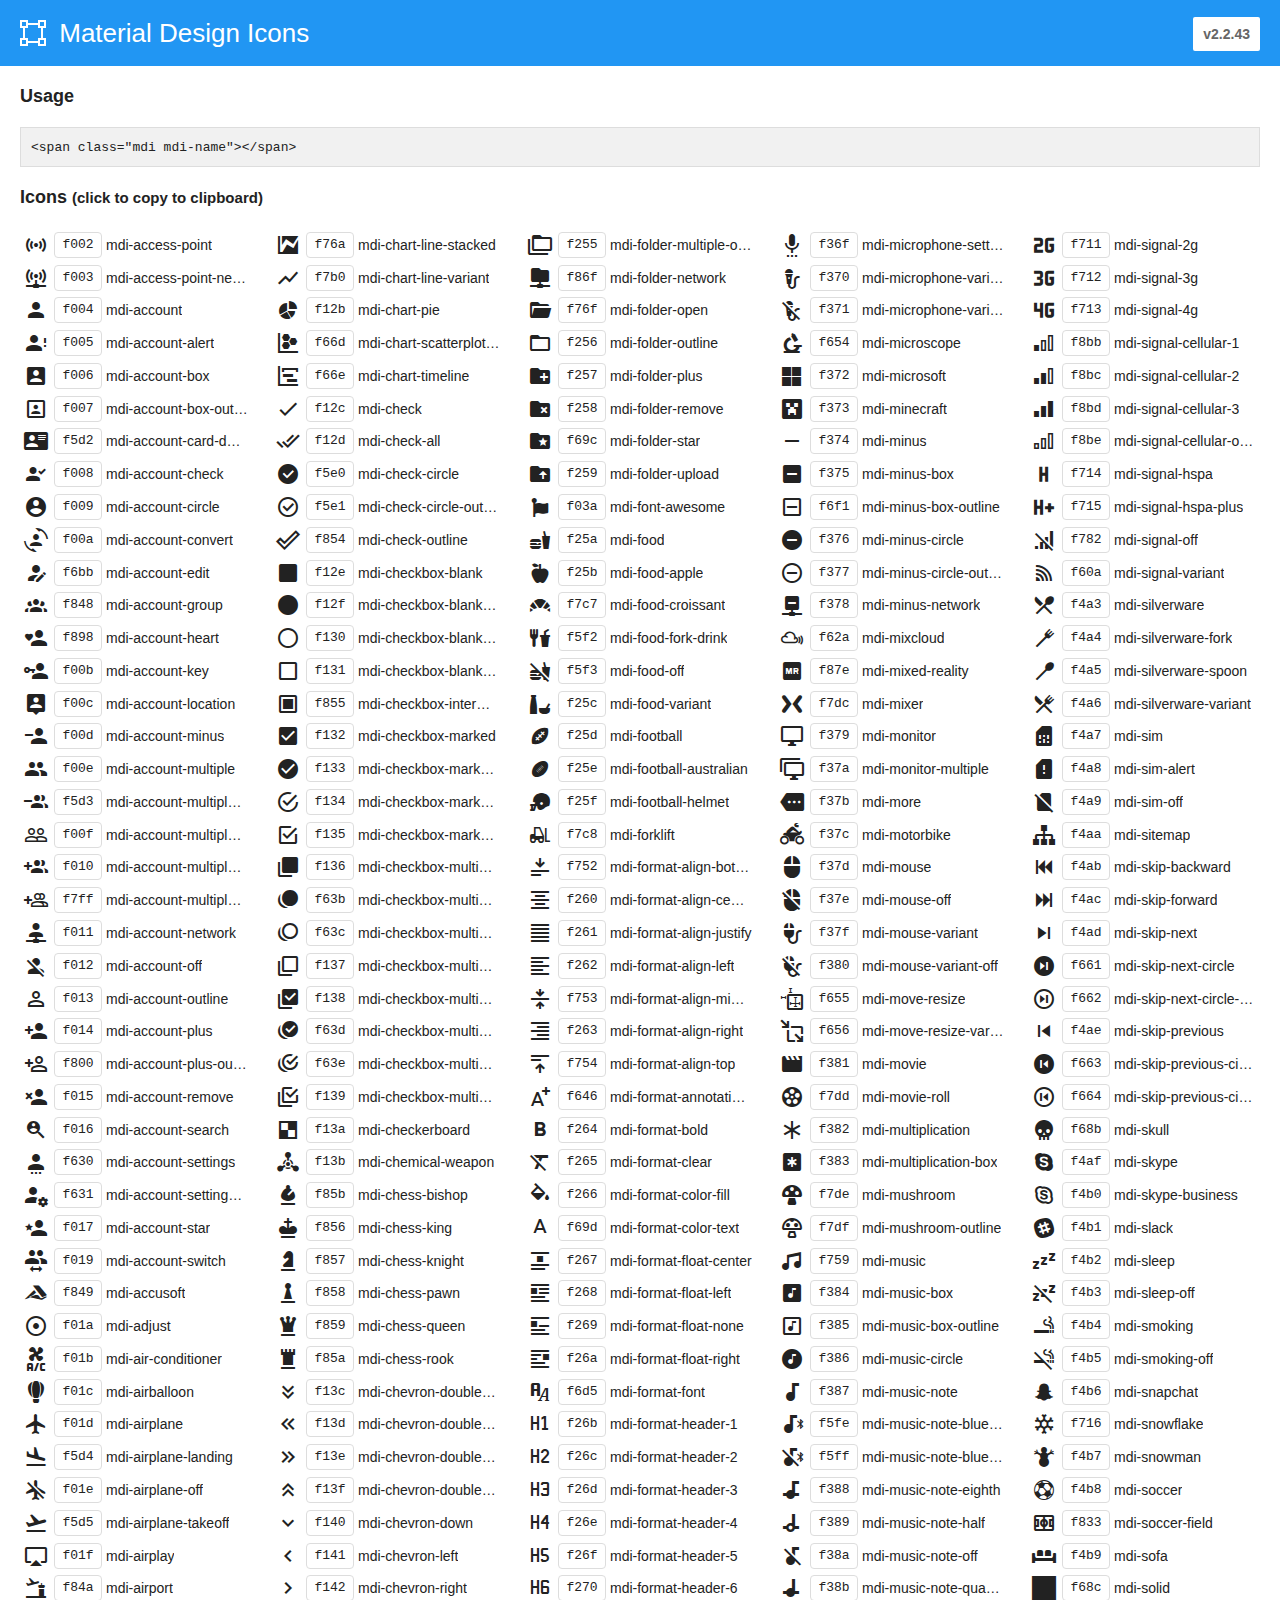
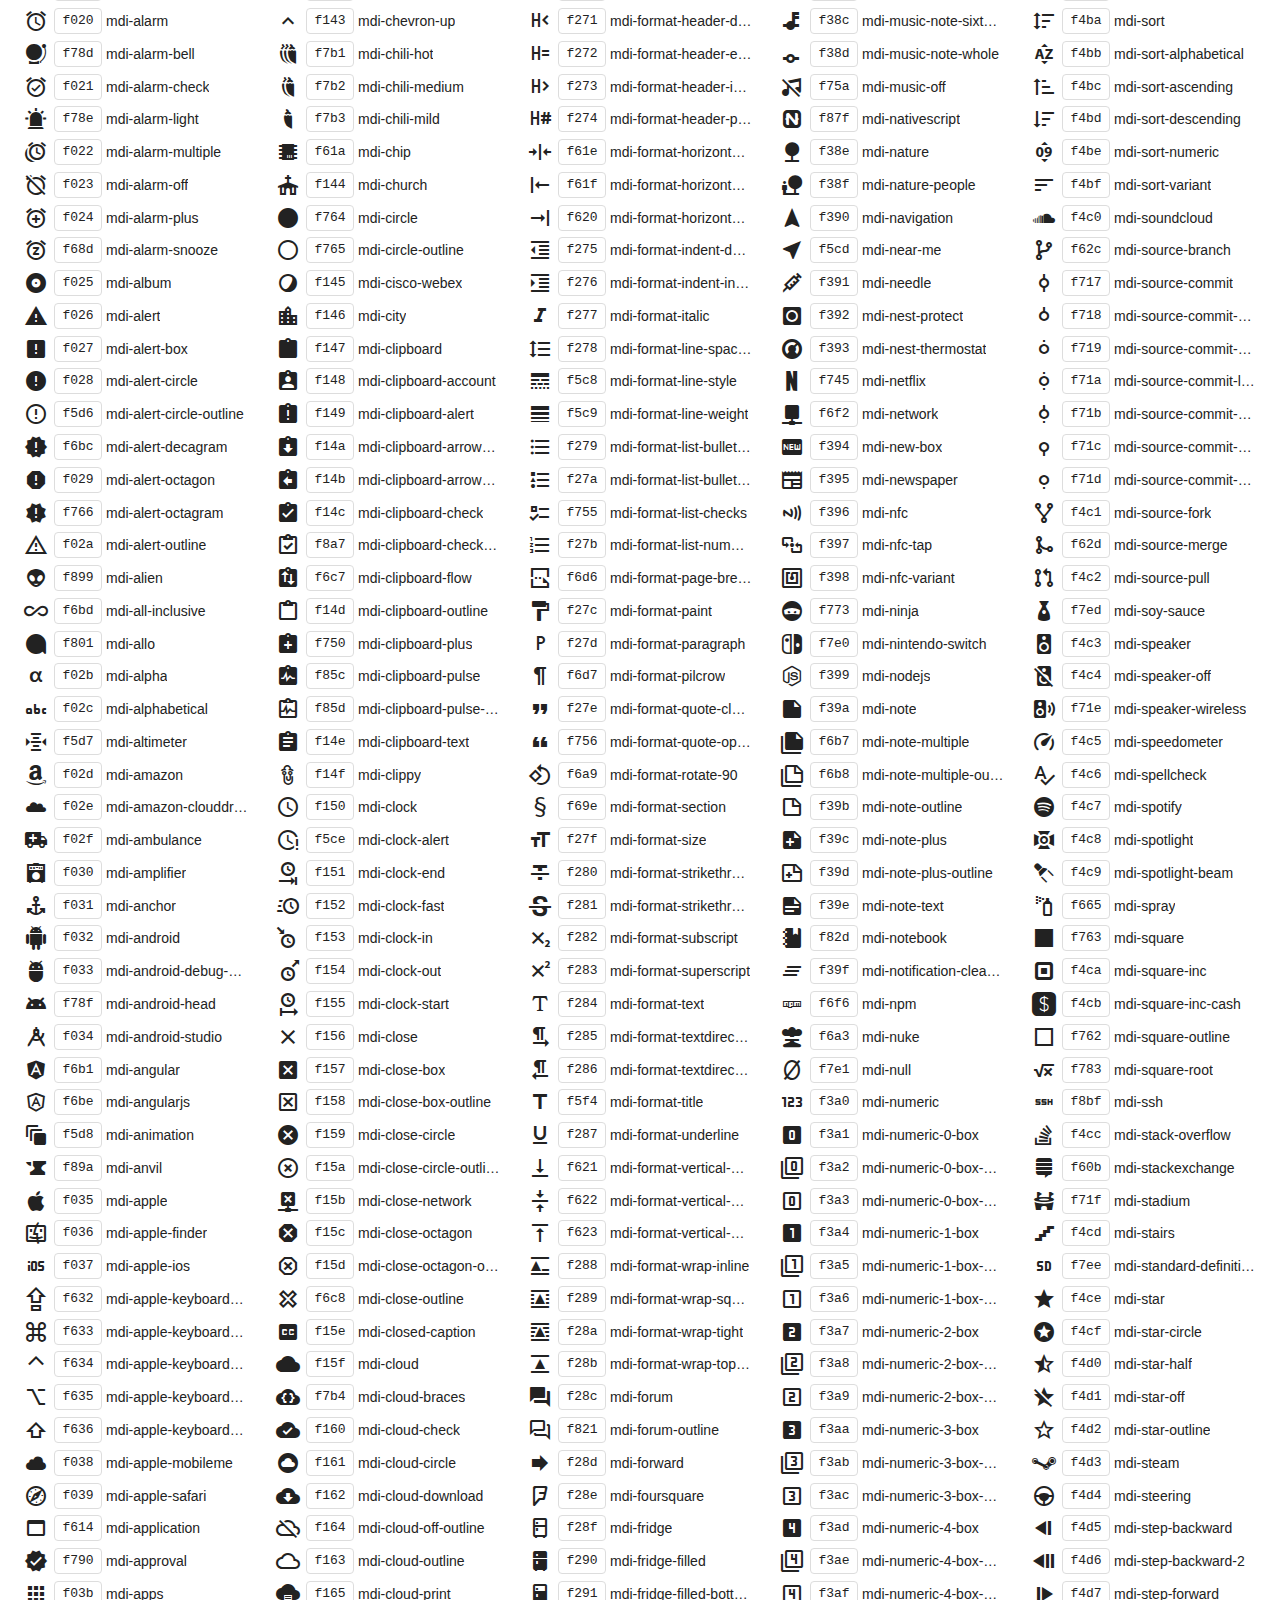
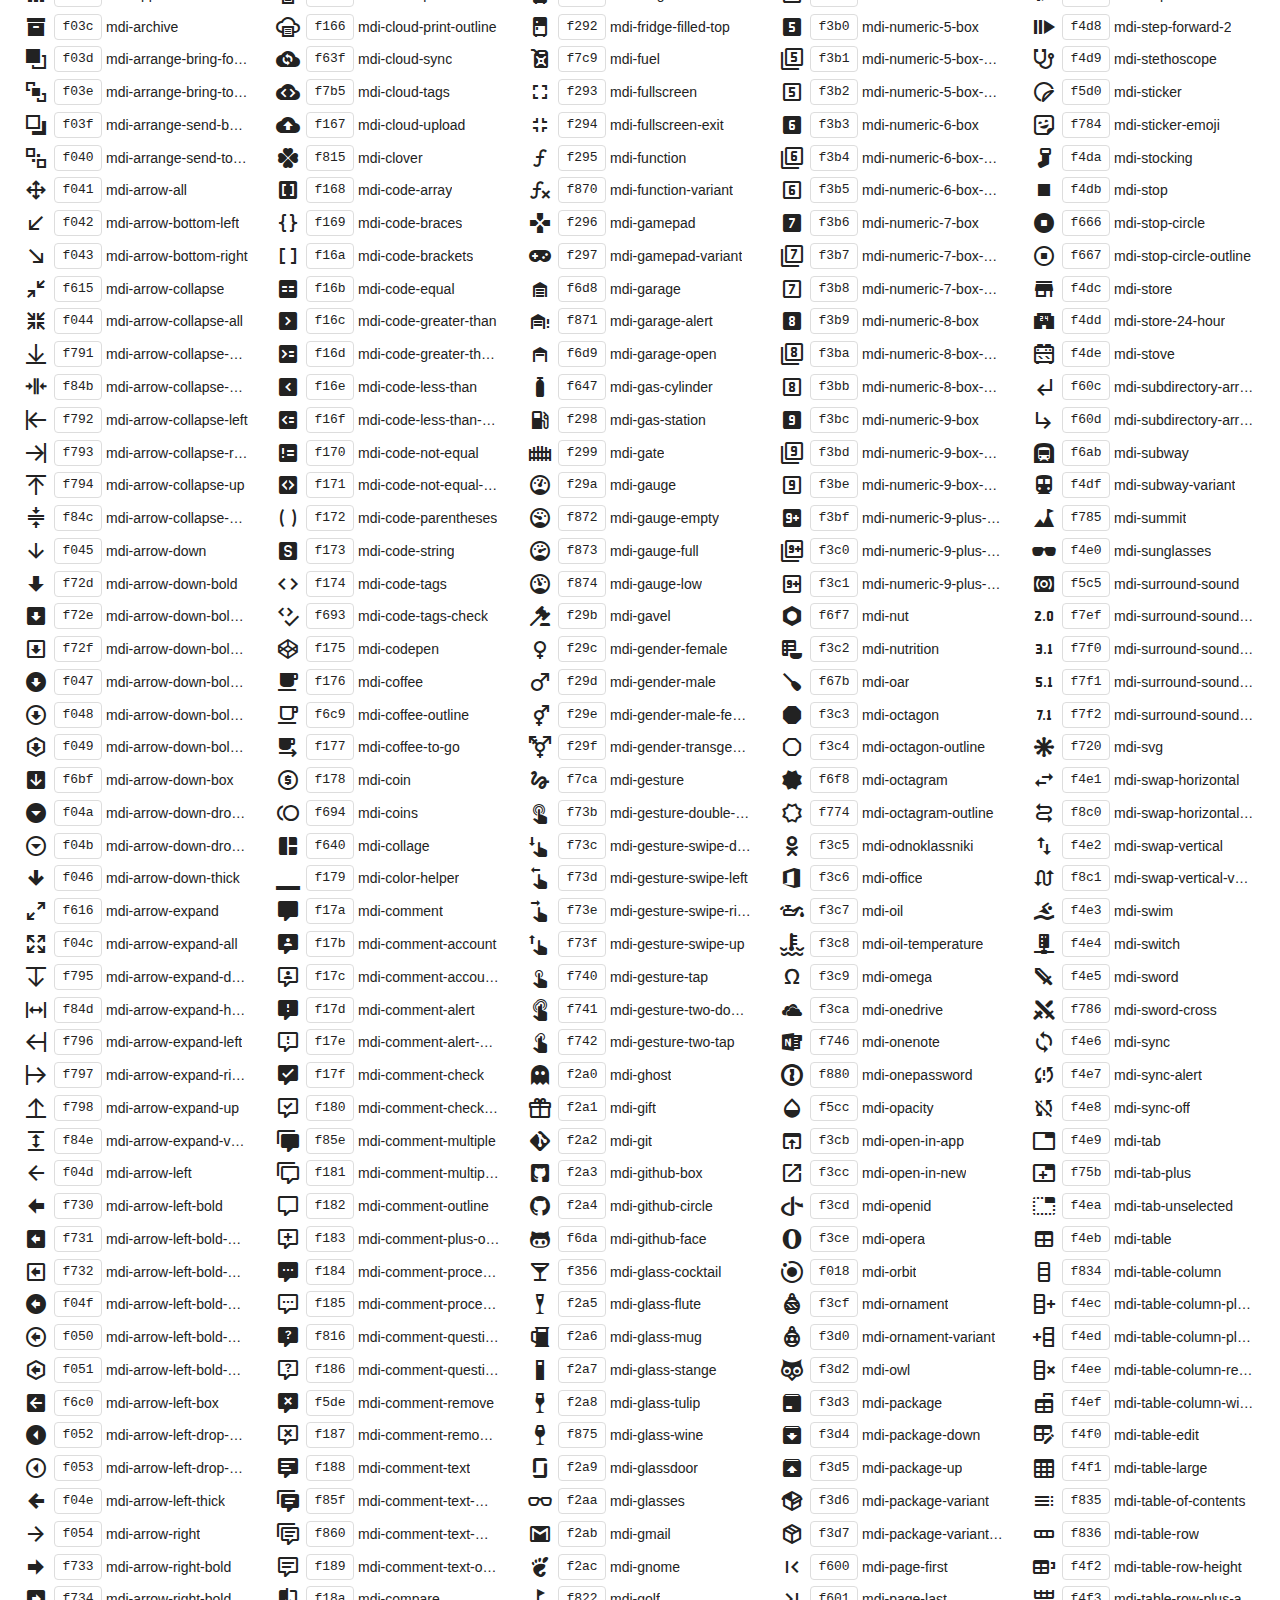
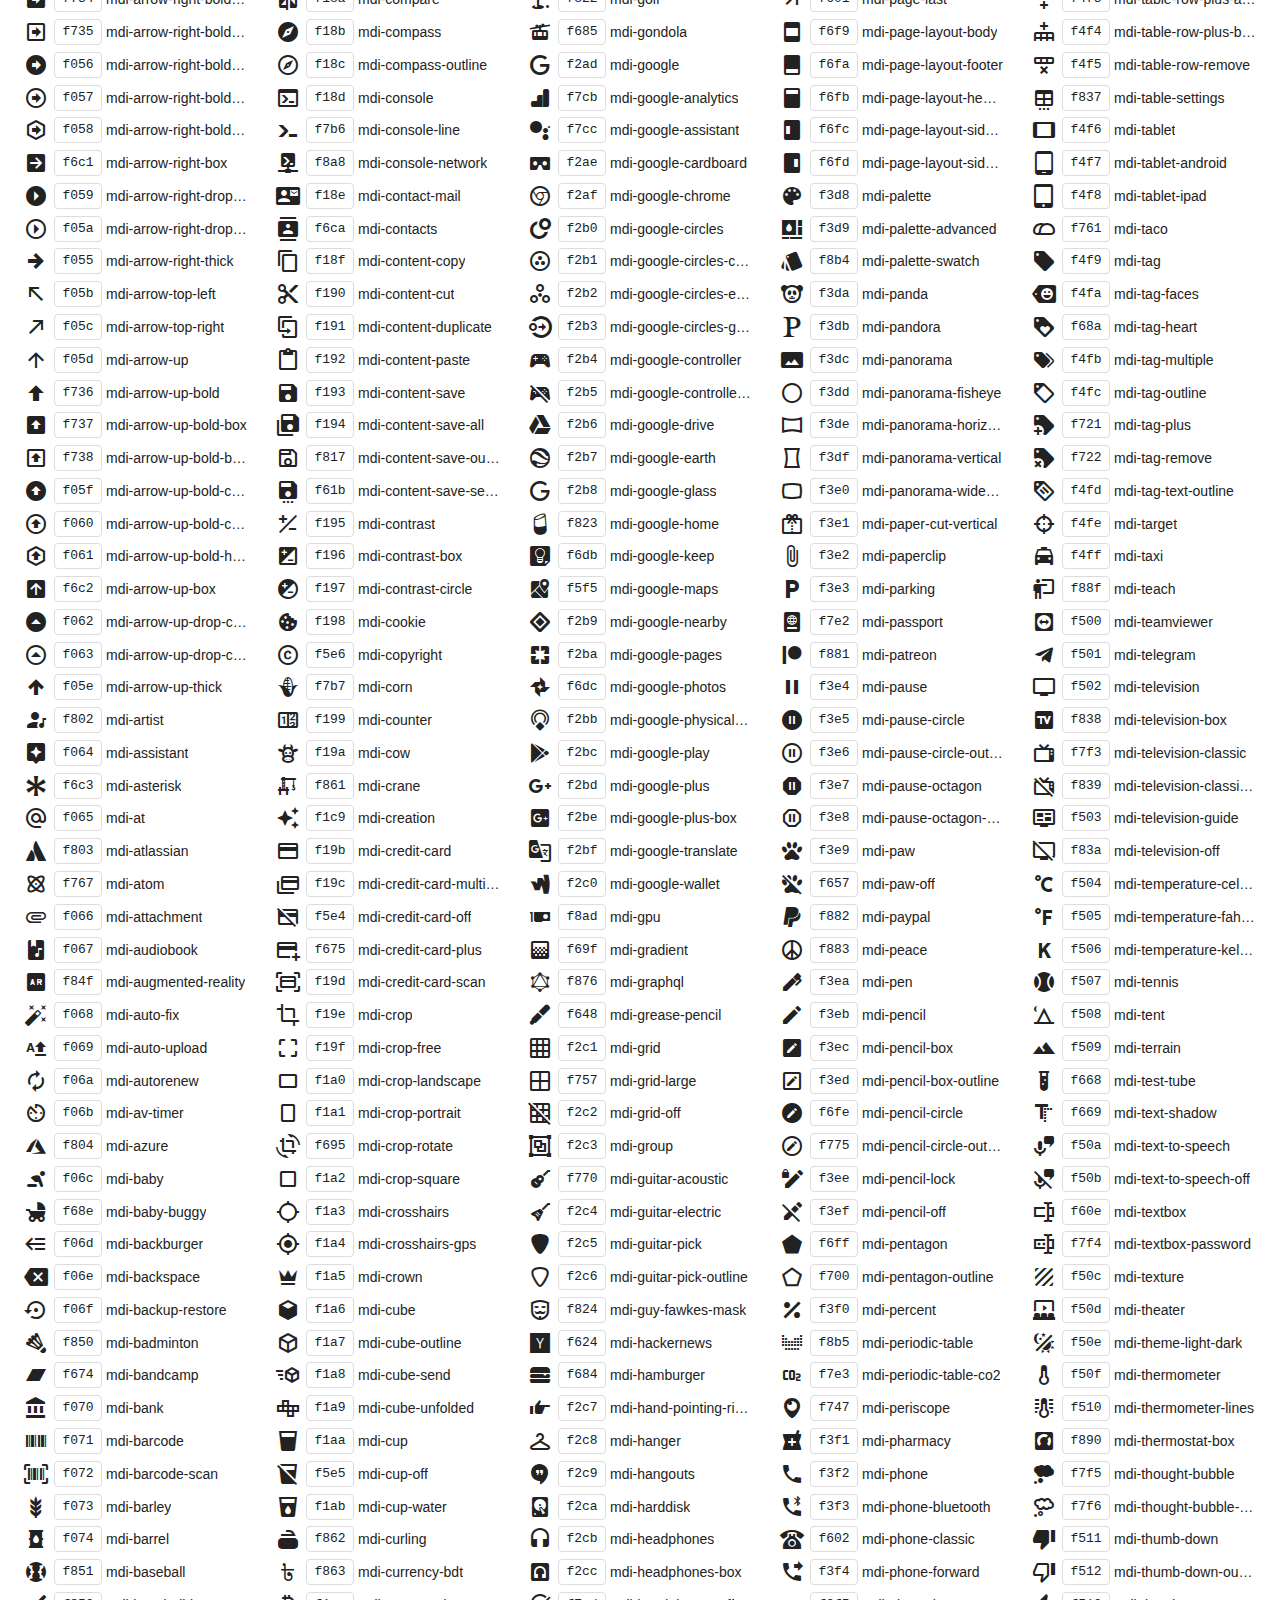
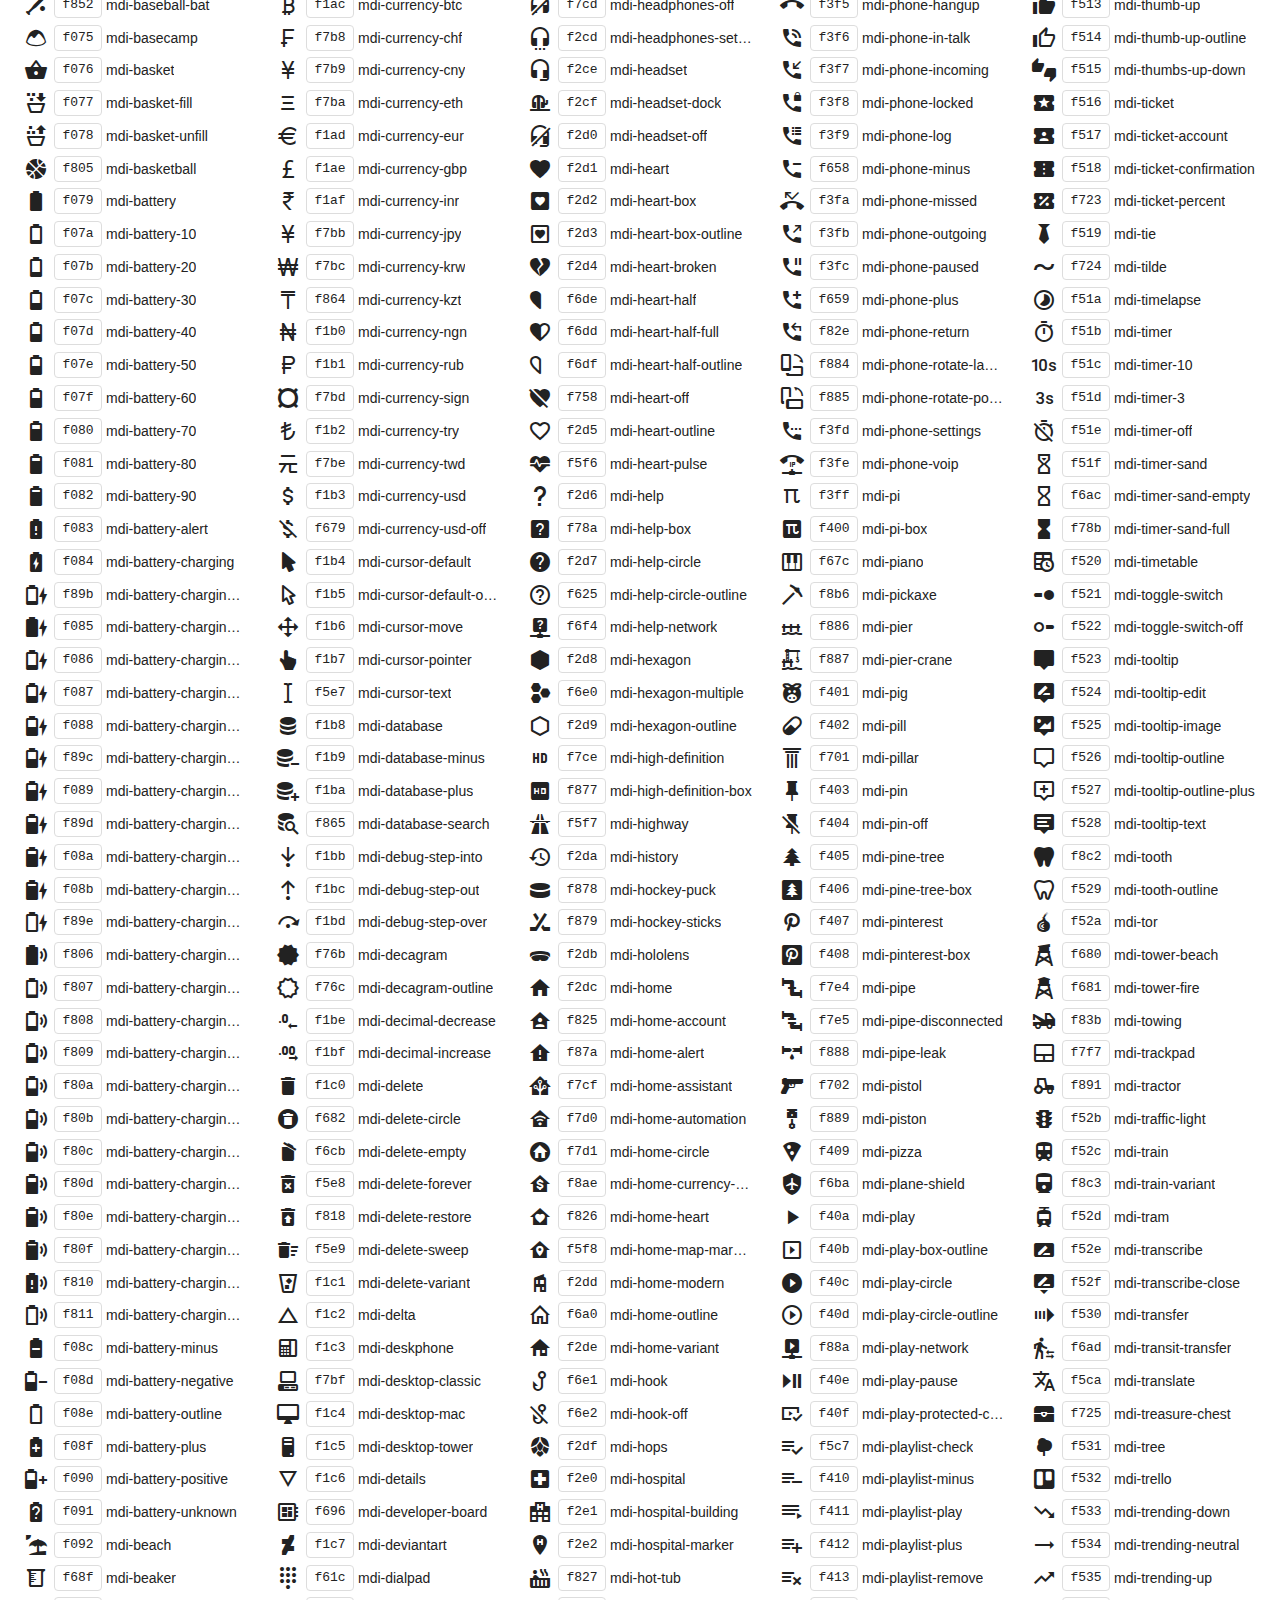
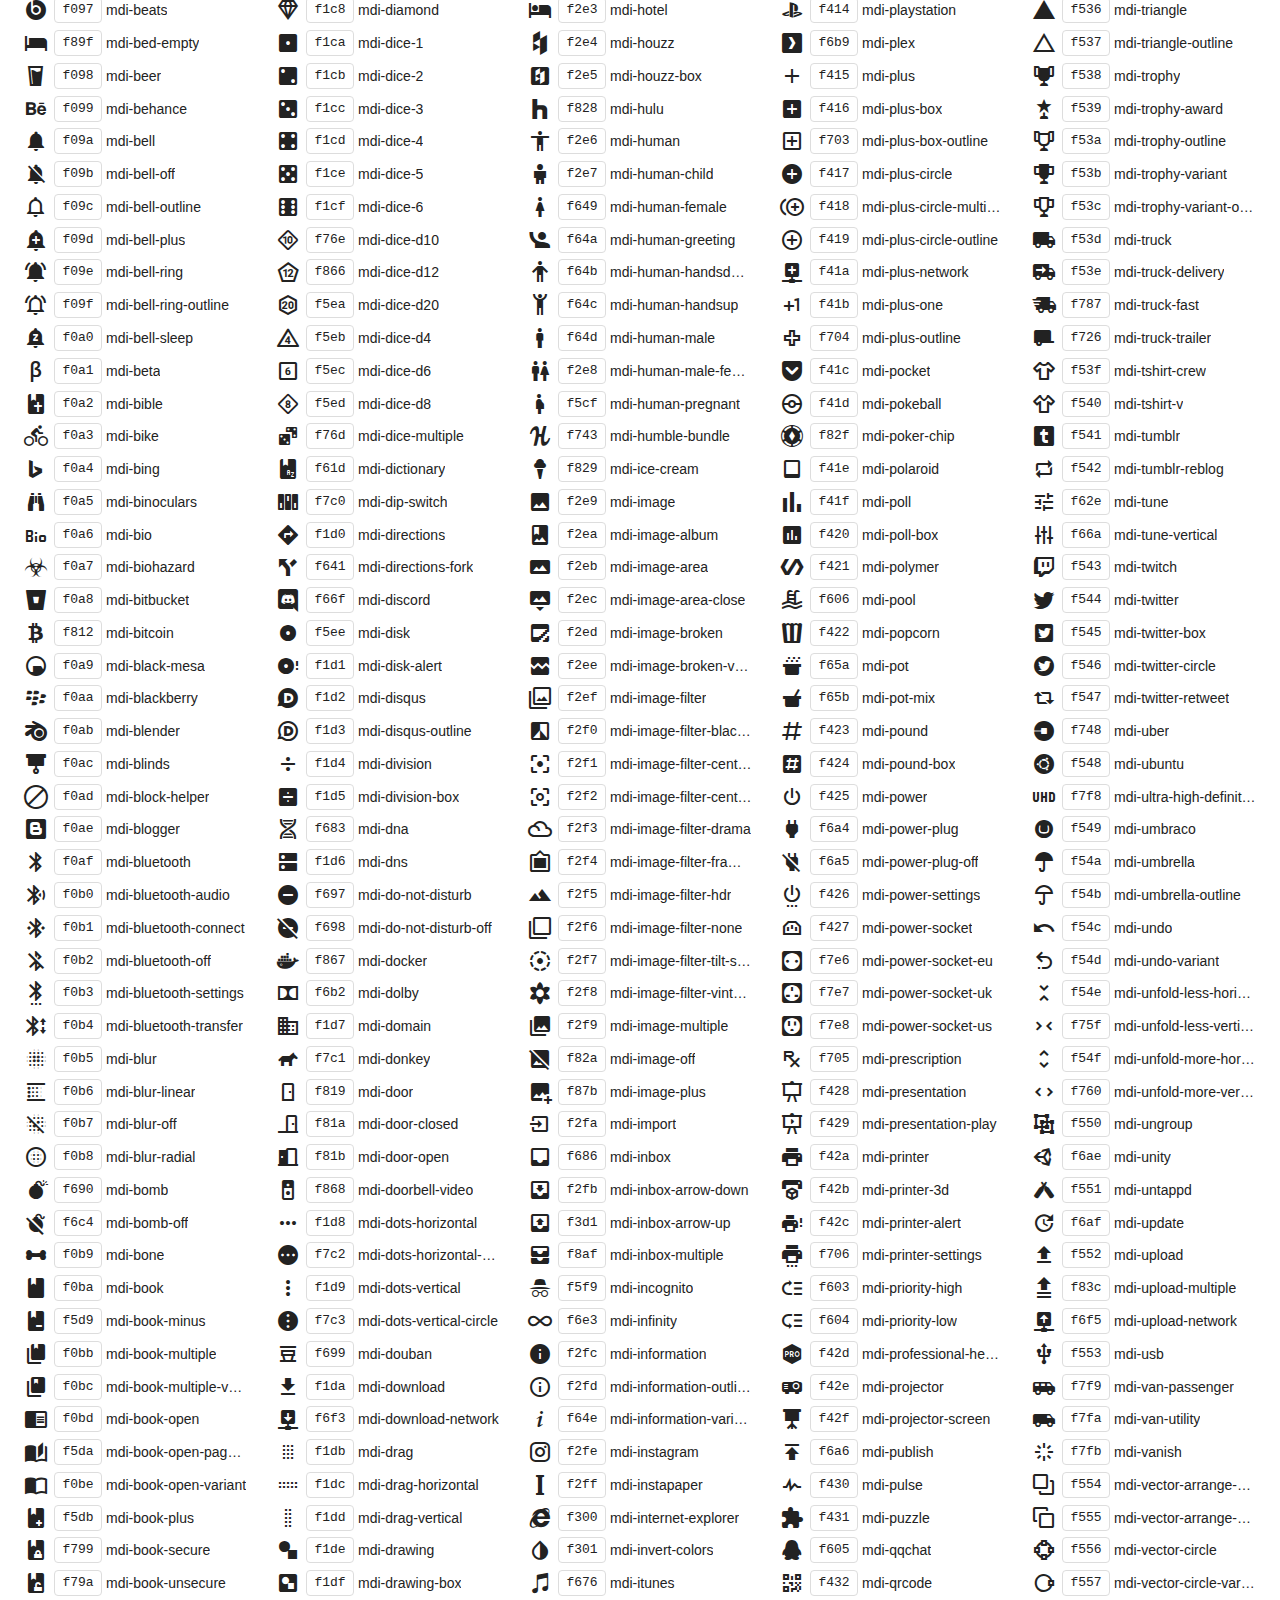
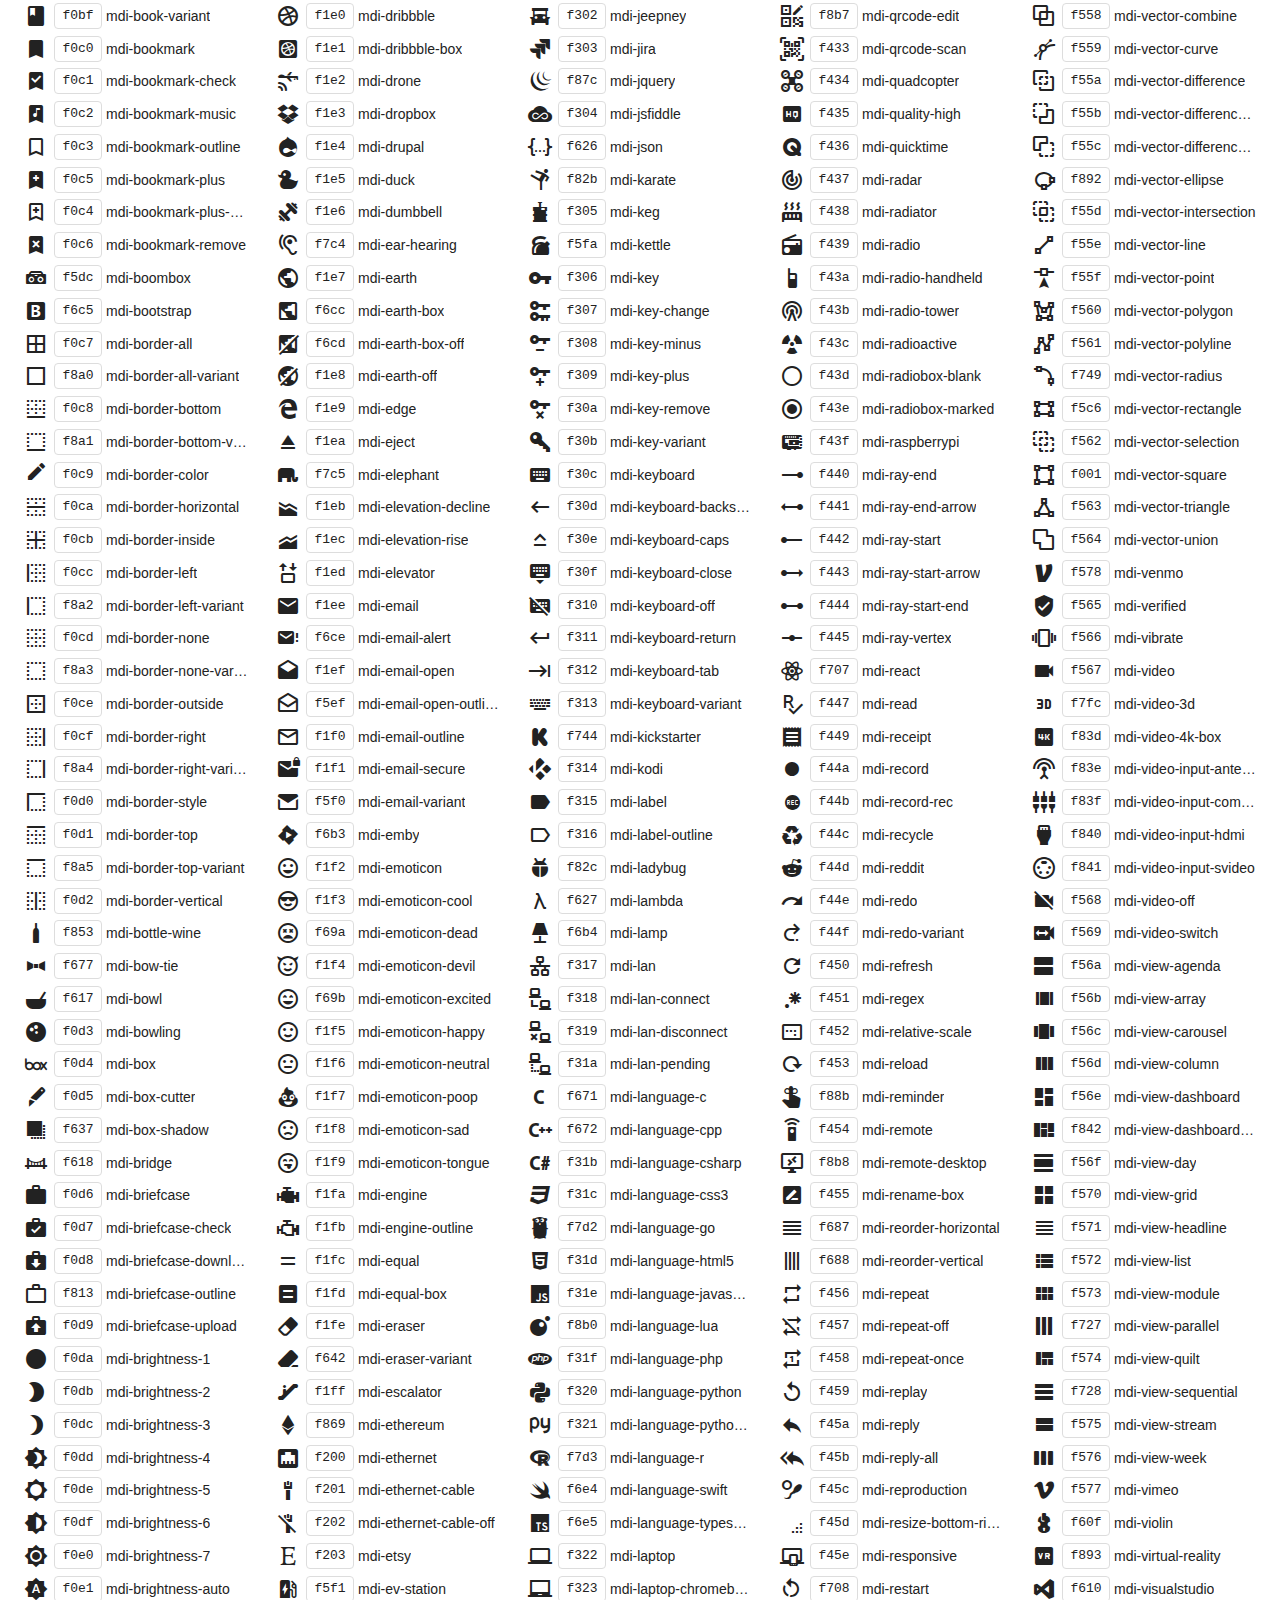
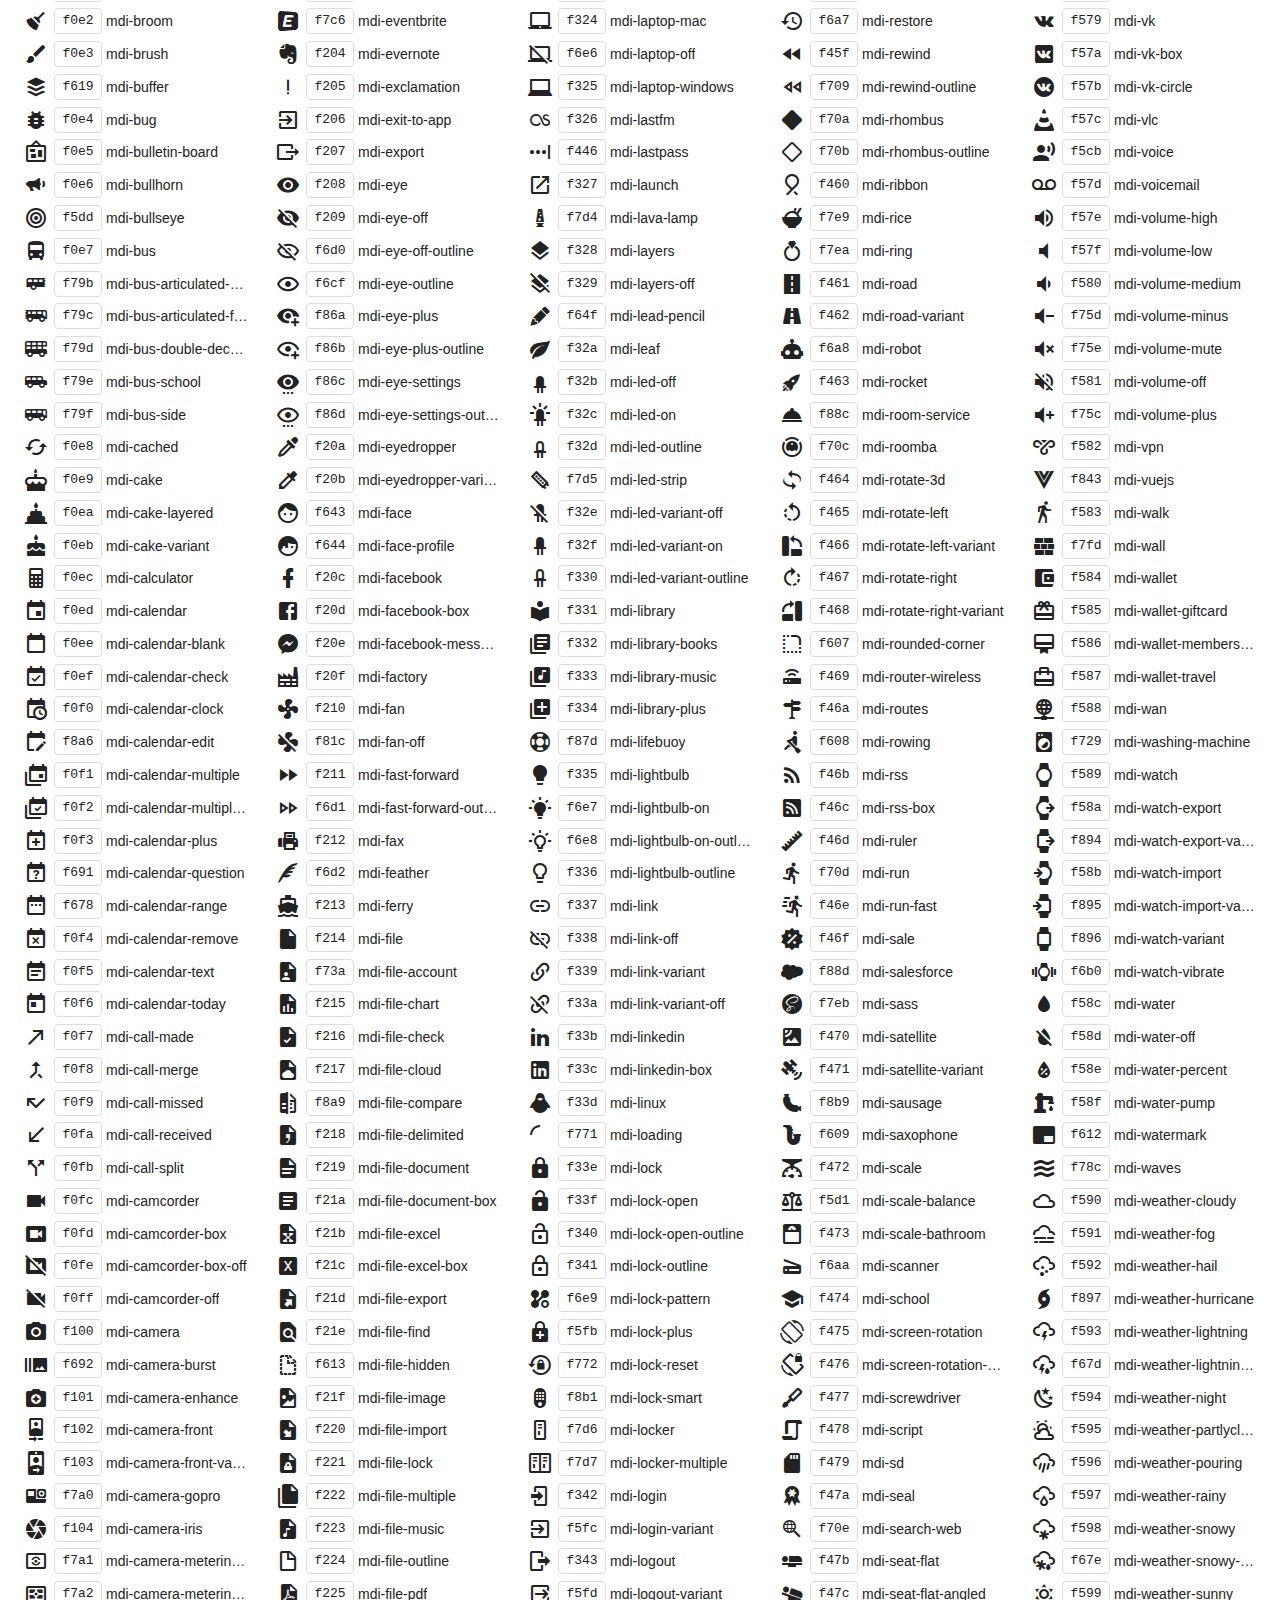
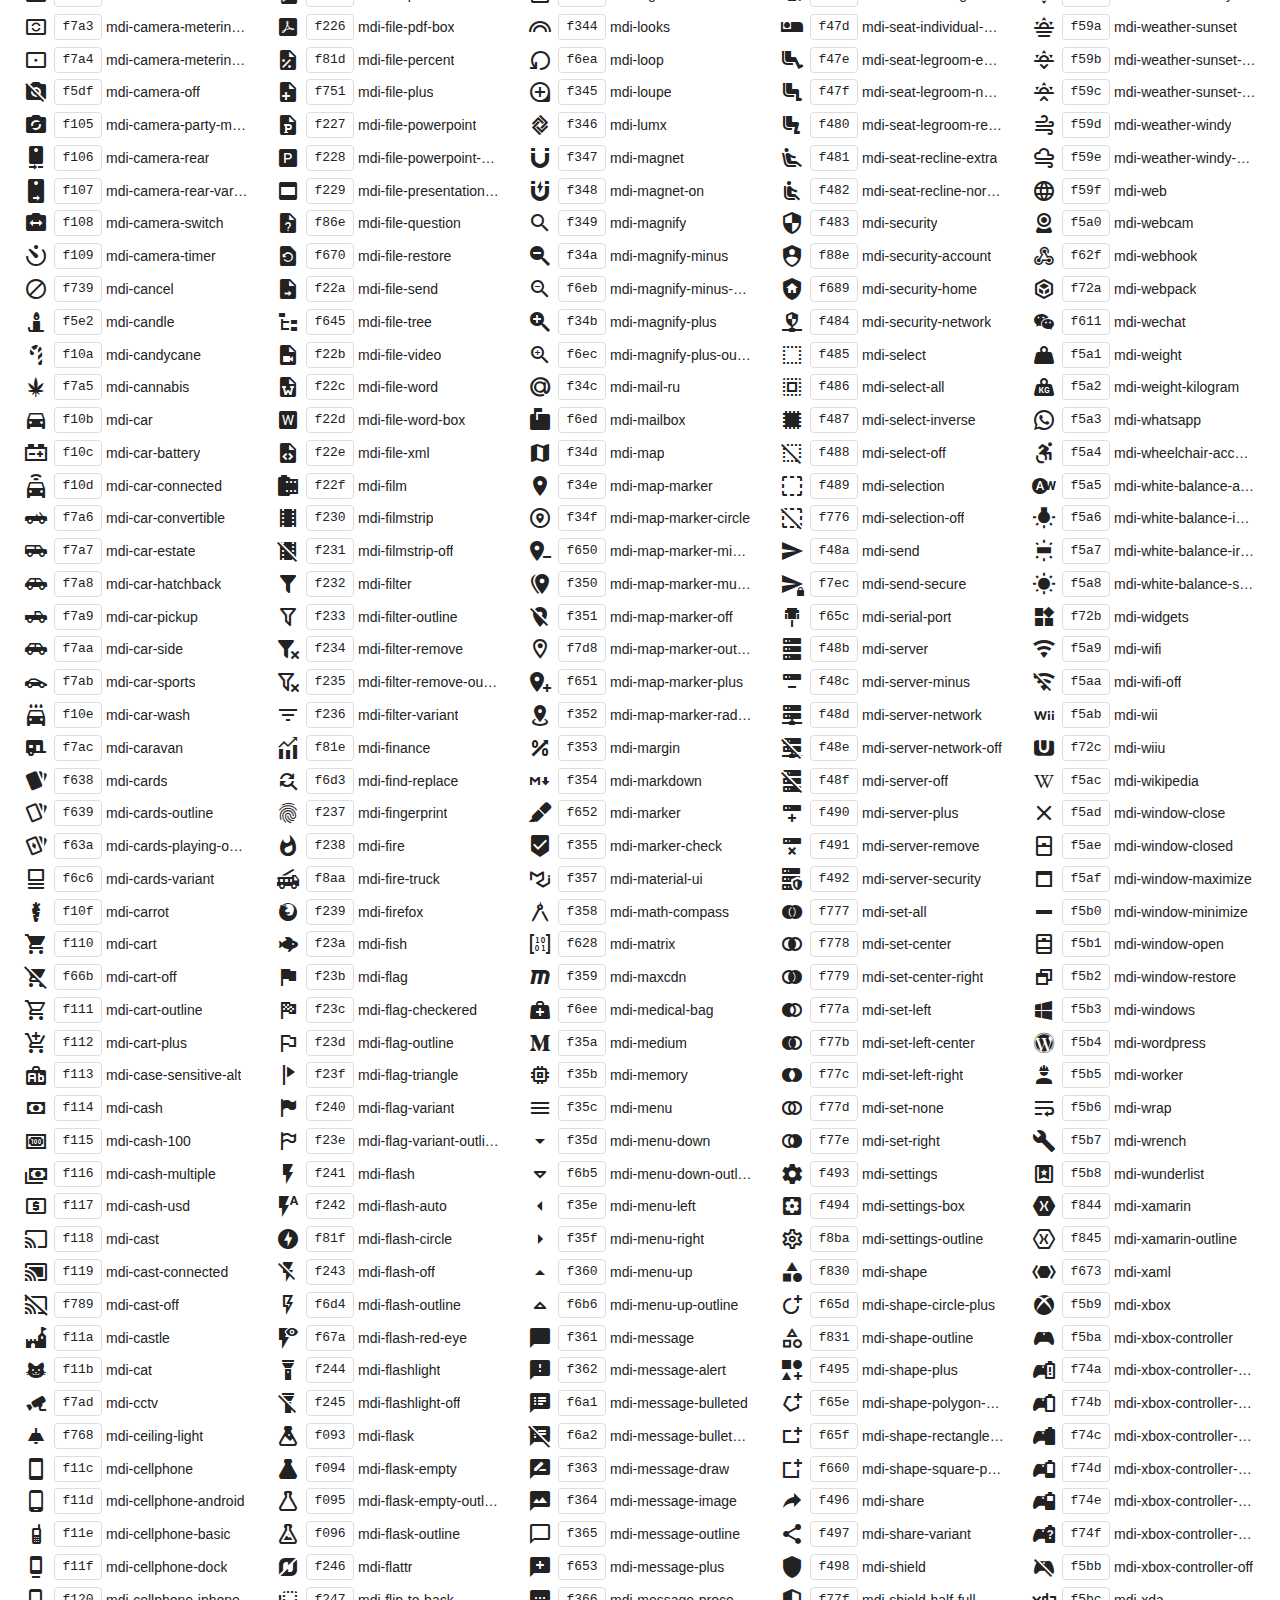
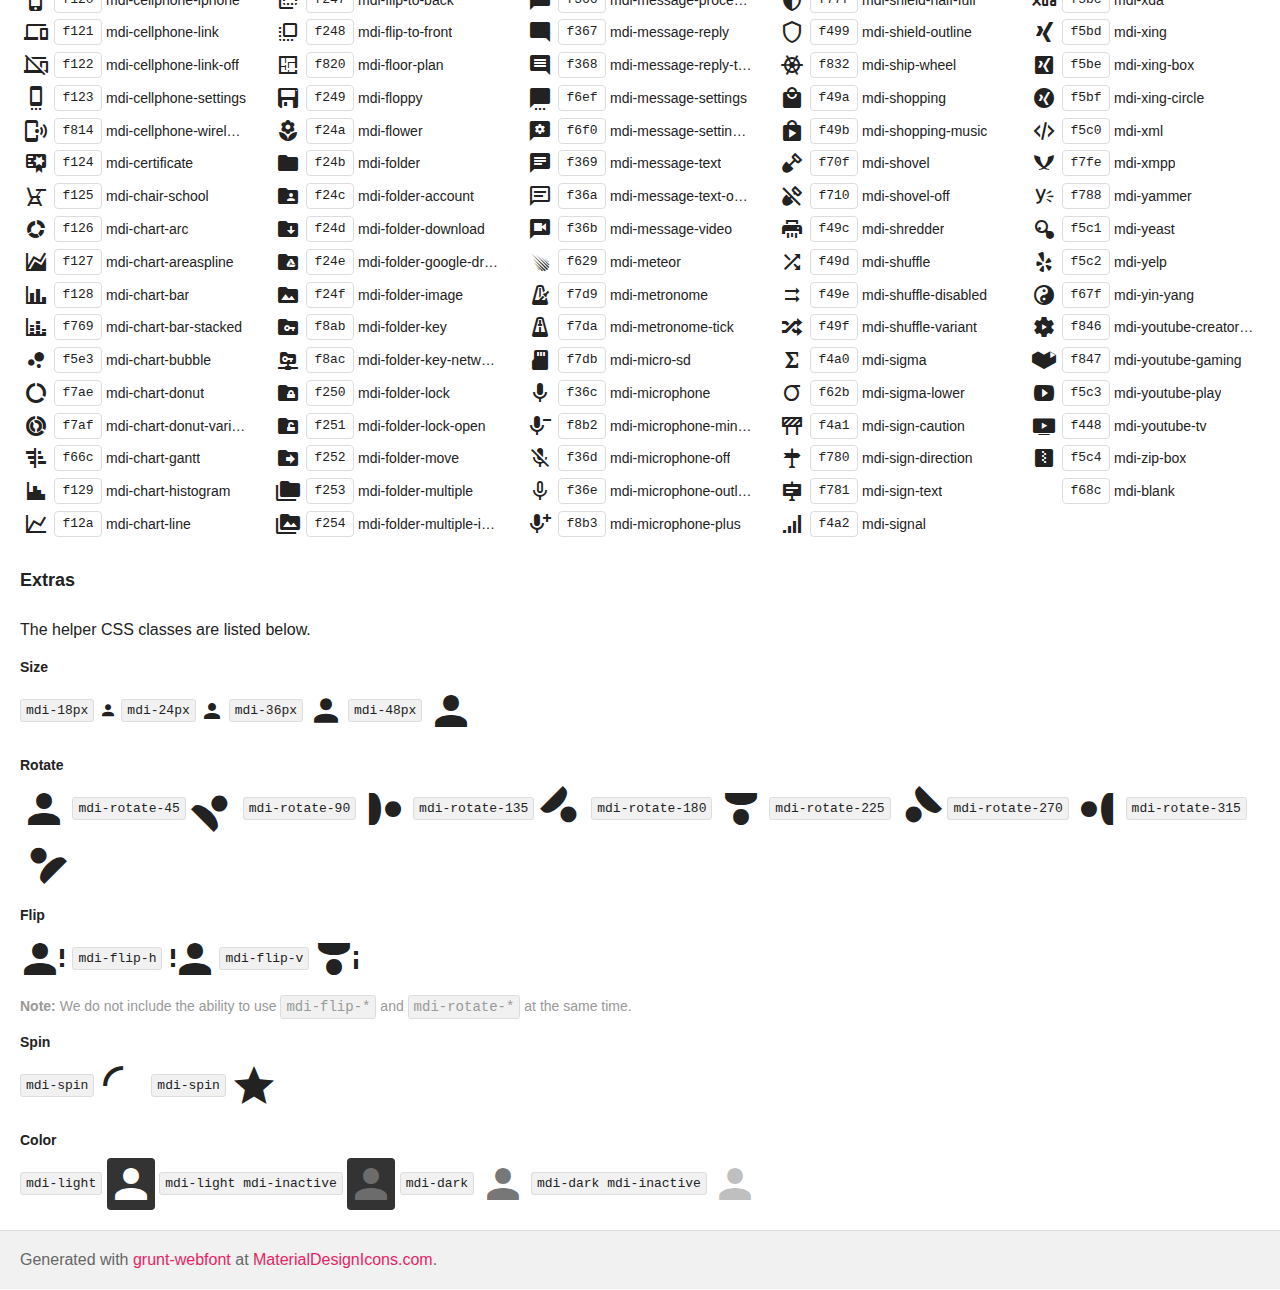
<file: Web/assets/vendors/iconfonts/mdi/preview.html>
<!doctype html>
<html>
  <head>
    <meta charset="utf-8" />
    <title>Material Design Icons</title>
    <style>
      * {
        margin: 0;
        padding: 0;
      }

      body {
        margin: 0;
        padding: 0;
        background: #fff;
        color: #222;
      }

      h1,
      h2,
      h3,
      p,
      div,
      footer {
        font-family: "Helvetica Neue", Arial, sans-serif;
      }

      h1 {
        padding: 20px 20px 16px 20px;
        font-size: 26px;
        line-height: 26px;
        font-weight: normal;
        color: #FFF;
        background-color: #2196F3;
      }

      h1 svg {
        vertical-align: middle;
        width: 26px;
        height: 26px;
        margin: 0 6px 4px 0;
      }

      h1 svg path {
        fill: #FFF;
      }

      h1 .version {
        font-size: 14px;
        background: #FFF;
        padding: 4px 10px;
        float: right;
        border-radius: 2px;
        margin: -3px 0 0 0;
        color: #666;
        font-weight: bold;
      }

      h1 .version::before {
        content: 'v';
      }

      h2 {
        font-size: 18px;
        padding: 20px;
      }

      h3 {
        font-size: 14px;
        padding: 10px 20px 0 20px;
        font-weight: bold;
      }

      p {
        padding: 10px 20px;
      }

      p code {
        display: inline-block;
        vertical-align: middle;
        background: #F1F1F1;
        padding: 3px 5px;
        border-radius: 3px;
        border: 1px solid #DDD;
      }

      p i.mdi {
        vertical-align: middle;
        border-radius: 4px;
        display: inline-block;
      }

      p i.mdi.dark-demo {
        background: #333;
      }

      p.note {
        color: #999;
        font-size: 14px;
        padding: 0 20px 5px 20px;
      }

      .icons {
        padding: 0 20px 10px 20px;
        -webkit-column-count: 5;
        -moz-column-count: 5;
        column-count: 5;
        -webkit-column-gap: 20px;
        -moz-column-gap: 20px;
        column-gap: 20px;
      }

      .icons div {
        line-height: 2em;
      }

      .icons div span {
        cursor: pointer;
        font-size: 14px;
        text-overflow: ellipsis;
        display: inline-block;
        max-width: calc(100% - 90px);
        overflow: hidden;
        vertical-align: middle;
        white-space: nowrap;
      }

      .icons div code:hover,
      .icons div span:hover,
      .icons div i:hover {
        color: #3c90be;
      }

      .icons div code:hover {
        border-color: #3c90be;
      }

      .icons div code {
        border: 1px solid #DDD;
        width: 46px;
        margin-left: 2px;
        margin-right: 4px;
        border-radius: 4px;
        display: inline-block;
        vertical-align: middle;
        text-align: center;
        line-height: 24px;
        cursor: pointer;
      }

      .icons div i {
        display: inline-block;
        width: 32px;
        height: 24px;
        text-align: center;
        vertical-align: middle;
        cursor: pointer;
        line-height: 24px;
      }

      .icons .mdi:before {
        font-size: 24px;
      }

      pre {
        margin: 0 20px;
        font-family: Consolas, monospace;
        padding: 10px;
        border: 1px solid #DDD;
        background: #F1F1F1;
      }

      div.copied {
        position: fixed;
        top: 100px;
        left: 50%;
        width: 200px;
        text-align: center;
        color: #3c763d;
        background-color: #dff0d8;
        border: 1px solid #d6e9c6;
        padding: 10px 15px;
        border-radius: 4px;
        margin-left: -100px;
        box-shadow: 0 0 10px rgba(0, 0, 0, 0.2);
      }

      footer {
        padding: 20px;
        color: #666;
        border-top: 1px solid #DDD;
        background: #F1F1F1;
      }

      footer a {
        color: #e91e63;
        text-decoration: none;
      }
    </style>
    <link href="css/materialdesignicons.min.css" media="all" rel="stylesheet" type="text/css" /> </head>
  <body>
    <h1>
      <svg>
        <path d="M0,0H8V3H18V0H26V8H23V18H26V26H18V23H8V21H18V18H21V8H18V5H8V8H5V18H8V26H0V18H3V8H0V0M2,2V6H6V2H2M2,20V24H6V20H2M20,2V6H24V2H20M20,20V24H24V20H20Z"></path>
      </svg> Material Design Icons
      <span class="version">2.2.43</span>
    </h1>
    <h2>Usage</h2> <pre><code>&lt;span class=&quot;mdi mdi-<span id="name">name</span>&quot;&gt;&lt;/span&gt;</code></pre>
    <h2>Icons
      <small>(click to copy to clipboard)</small>
    </h2>
    <div class="icons" id="icons"></div>
    <h2>Extras</h2>
    <p>The helper CSS classes are listed below.</p>
    <h3>Size</h3>
    <p> <code>mdi-18px</code>
      <i class="mdi mdi-18px mdi-account"></i> <code>mdi-24px</code>
      <i class="mdi mdi-24px mdi-account"></i> <code>mdi-36px</code>
      <i class="mdi mdi-36px mdi-account"></i> <code>mdi-48px</code>
      <i class="mdi mdi-48px mdi-account"></i>
    </p>
    <h3>Rotate</h3>
    <p>
      <i class="mdi mdi-48px mdi-account"></i> <code>mdi-rotate-45</code>
      <i class="mdi mdi-48px mdi-rotate-45 mdi-account"></i> <code>mdi-rotate-90</code>
      <i class="mdi mdi-48px mdi-rotate-90 mdi-account"></i> <code>mdi-rotate-135</code>
      <i class="mdi mdi-48px mdi-rotate-135 mdi-account"></i> <code>mdi-rotate-180</code>
      <i class="mdi mdi-48px mdi-rotate-180 mdi-account"></i> <code>mdi-rotate-225</code>
      <i class="mdi mdi-48px mdi-rotate-225 mdi-account"></i> <code>mdi-rotate-270</code>
      <i class="mdi mdi-48px mdi-rotate-270 mdi-account"></i> <code>mdi-rotate-315</code>
      <i class="mdi mdi-48px mdi-rotate-315 mdi-account"></i>
    </p>
    <h3>Flip</h3>
    <p>
      <i class="mdi mdi-48px mdi-account-alert"></i> <code>mdi-flip-h</code>
      <i class="mdi mdi-48px mdi-flip-h mdi-account-alert"></i> <code>mdi-flip-v</code>
      <i class="mdi mdi-48px mdi-flip-v mdi-account-alert"></i>
    </p>
    <p class="note">
      <strong>Note:</strong> We do not include the ability to use <code>mdi-flip-*</code> and <code>mdi-rotate-*</code> at the same time.</p>
    <h3>Spin</h3>
    <p> <code>mdi-spin</code>
      <i class="mdi mdi-48px mdi-spin mdi-loading"></i> <code>mdi-spin</code>
      <i class="mdi mdi-48px mdi-spin mdi-star"></i>
    </p>
    <h3>Color</h3>
    <p style="padding-bottom:20px;"> <code>mdi-light</code>
      <i class="mdi mdi-48px mdi-light mdi-account dark-demo"></i> <code>mdi-light mdi-inactive</code>
      <i class="mdi mdi-48px mdi-light mdi-inactive mdi-account dark-demo"></i> <code>mdi-dark</code>
      <i class="mdi mdi-48px mdi-dark mdi-account"></i> <code>mdi-dark mdi-inactive</code>
      <i class="mdi mdi-48px mdi-dark mdi-inactive mdi-account"></i>
    </p>
    <footer>Generated with
      <a href="https://github.com/sapegin/grunt-webfont">grunt-webfont</a> at
      <a href="http://materialdesignicons.com/">MaterialDesignIcons.com</a>.</footer>
    <script type="text/javascript">
      (function()
      {
        var icons = [
        {
          "name": "access-point",
          "hex": "f002"
        },
        {
          "name": "access-point-network",
          "hex": "f003"
        },
        {
          "name": "account",
          "hex": "f004"
        },
        {
          "name": "account-alert",
          "hex": "f005"
        },
        {
          "name": "account-box",
          "hex": "f006"
        },
        {
          "name": "account-box-outline",
          "hex": "f007"
        },
        {
          "name": "account-card-details",
          "hex": "f5d2"
        },
        {
          "name": "account-check",
          "hex": "f008"
        },
        {
          "name": "account-circle",
          "hex": "f009"
        },
        {
          "name": "account-convert",
          "hex": "f00a"
        },
        {
          "name": "account-edit",
          "hex": "f6bb"
        },
        {
          "name": "account-group",
          "hex": "f848"
        },
        {
          "name": "account-heart",
          "hex": "f898"
        },
        {
          "name": "account-key",
          "hex": "f00b"
        },
        {
          "name": "account-location",
          "hex": "f00c"
        },
        {
          "name": "account-minus",
          "hex": "f00d"
        },
        {
          "name": "account-multiple",
          "hex": "f00e"
        },
        {
          "name": "account-multiple-minus",
          "hex": "f5d3"
        },
        {
          "name": "account-multiple-outline",
          "hex": "f00f"
        },
        {
          "name": "account-multiple-plus",
          "hex": "f010"
        },
        {
          "name": "account-multiple-plus-outline",
          "hex": "f7ff"
        },
        {
          "name": "account-network",
          "hex": "f011"
        },
        {
          "name": "account-off",
          "hex": "f012"
        },
        {
          "name": "account-outline",
          "hex": "f013"
        },
        {
          "name": "account-plus",
          "hex": "f014"
        },
        {
          "name": "account-plus-outline",
          "hex": "f800"
        },
        {
          "name": "account-remove",
          "hex": "f015"
        },
        {
          "name": "account-search",
          "hex": "f016"
        },
        {
          "name": "account-settings",
          "hex": "f630"
        },
        {
          "name": "account-settings-variant",
          "hex": "f631"
        },
        {
          "name": "account-star",
          "hex": "f017"
        },
        {
          "name": "account-switch",
          "hex": "f019"
        },
        {
          "name": "accusoft",
          "hex": "f849"
        },
        {
          "name": "adjust",
          "hex": "f01a"
        },
        {
          "name": "air-conditioner",
          "hex": "f01b"
        },
        {
          "name": "airballoon",
          "hex": "f01c"
        },
        {
          "name": "airplane",
          "hex": "f01d"
        },
        {
          "name": "airplane-landing",
          "hex": "f5d4"
        },
        {
          "name": "airplane-off",
          "hex": "f01e"
        },
        {
          "name": "airplane-takeoff",
          "hex": "f5d5"
        },
        {
          "name": "airplay",
          "hex": "f01f"
        },
        {
          "name": "airport",
          "hex": "f84a"
        },
        {
          "name": "alarm",
          "hex": "f020"
        },
        {
          "name": "alarm-bell",
          "hex": "f78d"
        },
        {
          "name": "alarm-check",
          "hex": "f021"
        },
        {
          "name": "alarm-light",
          "hex": "f78e"
        },
        {
          "name": "alarm-multiple",
          "hex": "f022"
        },
        {
          "name": "alarm-off",
          "hex": "f023"
        },
        {
          "name": "alarm-plus",
          "hex": "f024"
        },
        {
          "name": "alarm-snooze",
          "hex": "f68d"
        },
        {
          "name": "album",
          "hex": "f025"
        },
        {
          "name": "alert",
          "hex": "f026"
        },
        {
          "name": "alert-box",
          "hex": "f027"
        },
        {
          "name": "alert-circle",
          "hex": "f028"
        },
        {
          "name": "alert-circle-outline",
          "hex": "f5d6"
        },
        {
          "name": "alert-decagram",
          "hex": "f6bc"
        },
        {
          "name": "alert-octagon",
          "hex": "f029"
        },
        {
          "name": "alert-octagram",
          "hex": "f766"
        },
        {
          "name": "alert-outline",
          "hex": "f02a"
        },
        {
          "name": "alien",
          "hex": "f899"
        },
        {
          "name": "all-inclusive",
          "hex": "f6bd"
        },
        {
          "name": "allo",
          "hex": "f801"
        },
        {
          "name": "alpha",
          "hex": "f02b"
        },
        {
          "name": "alphabetical",
          "hex": "f02c"
        },
        {
          "name": "altimeter",
          "hex": "f5d7"
        },
        {
          "name": "amazon",
          "hex": "f02d"
        },
        {
          "name": "amazon-clouddrive",
          "hex": "f02e"
        },
        {
          "name": "ambulance",
          "hex": "f02f"
        },
        {
          "name": "amplifier",
          "hex": "f030"
        },
        {
          "name": "anchor",
          "hex": "f031"
        },
        {
          "name": "android",
          "hex": "f032"
        },
        {
          "name": "android-debug-bridge",
          "hex": "f033"
        },
        {
          "name": "android-head",
          "hex": "f78f"
        },
        {
          "name": "android-studio",
          "hex": "f034"
        },
        {
          "name": "angular",
          "hex": "f6b1"
        },
        {
          "name": "angularjs",
          "hex": "f6be"
        },
        {
          "name": "animation",
          "hex": "f5d8"
        },
        {
          "name": "anvil",
          "hex": "f89a"
        },
        {
          "name": "apple",
          "hex": "f035"
        },
        {
          "name": "apple-finder",
          "hex": "f036"
        },
        {
          "name": "apple-ios",
          "hex": "f037"
        },
        {
          "name": "apple-keyboard-caps",
          "hex": "f632"
        },
        {
          "name": "apple-keyboard-command",
          "hex": "f633"
        },
        {
          "name": "apple-keyboard-control",
          "hex": "f634"
        },
        {
          "name": "apple-keyboard-option",
          "hex": "f635"
        },
        {
          "name": "apple-keyboard-shift",
          "hex": "f636"
        },
        {
          "name": "apple-mobileme",
          "hex": "f038"
        },
        {
          "name": "apple-safari",
          "hex": "f039"
        },
        {
          "name": "application",
          "hex": "f614"
        },
        {
          "name": "approval",
          "hex": "f790"
        },
        {
          "name": "apps",
          "hex": "f03b"
        },
        {
          "name": "archive",
          "hex": "f03c"
        },
        {
          "name": "arrange-bring-forward",
          "hex": "f03d"
        },
        {
          "name": "arrange-bring-to-front",
          "hex": "f03e"
        },
        {
          "name": "arrange-send-backward",
          "hex": "f03f"
        },
        {
          "name": "arrange-send-to-back",
          "hex": "f040"
        },
        {
          "name": "arrow-all",
          "hex": "f041"
        },
        {
          "name": "arrow-bottom-left",
          "hex": "f042"
        },
        {
          "name": "arrow-bottom-right",
          "hex": "f043"
        },
        {
          "name": "arrow-collapse",
          "hex": "f615"
        },
        {
          "name": "arrow-collapse-all",
          "hex": "f044"
        },
        {
          "name": "arrow-collapse-down",
          "hex": "f791"
        },
        {
          "name": "arrow-collapse-horizontal",
          "hex": "f84b"
        },
        {
          "name": "arrow-collapse-left",
          "hex": "f792"
        },
        {
          "name": "arrow-collapse-right",
          "hex": "f793"
        },
        {
          "name": "arrow-collapse-up",
          "hex": "f794"
        },
        {
          "name": "arrow-collapse-vertical",
          "hex": "f84c"
        },
        {
          "name": "arrow-down",
          "hex": "f045"
        },
        {
          "name": "arrow-down-bold",
          "hex": "f72d"
        },
        {
          "name": "arrow-down-bold-box",
          "hex": "f72e"
        },
        {
          "name": "arrow-down-bold-box-outline",
          "hex": "f72f"
        },
        {
          "name": "arrow-down-bold-circle",
          "hex": "f047"
        },
        {
          "name": "arrow-down-bold-circle-outline",
          "hex": "f048"
        },
        {
          "name": "arrow-down-bold-hexagon-outline",
          "hex": "f049"
        },
        {
          "name": "arrow-down-box",
          "hex": "f6bf"
        },
        {
          "name": "arrow-down-drop-circle",
          "hex": "f04a"
        },
        {
          "name": "arrow-down-drop-circle-outline",
          "hex": "f04b"
        },
        {
          "name": "arrow-down-thick",
          "hex": "f046"
        },
        {
          "name": "arrow-expand",
          "hex": "f616"
        },
        {
          "name": "arrow-expand-all",
          "hex": "f04c"
        },
        {
          "name": "arrow-expand-down",
          "hex": "f795"
        },
        {
          "name": "arrow-expand-horizontal",
          "hex": "f84d"
        },
        {
          "name": "arrow-expand-left",
          "hex": "f796"
        },
        {
          "name": "arrow-expand-right",
          "hex": "f797"
        },
        {
          "name": "arrow-expand-up",
          "hex": "f798"
        },
        {
          "name": "arrow-expand-vertical",
          "hex": "f84e"
        },
        {
          "name": "arrow-left",
          "hex": "f04d"
        },
        {
          "name": "arrow-left-bold",
          "hex": "f730"
        },
        {
          "name": "arrow-left-bold-box",
          "hex": "f731"
        },
        {
          "name": "arrow-left-bold-box-outline",
          "hex": "f732"
        },
        {
          "name": "arrow-left-bold-circle",
          "hex": "f04f"
        },
        {
          "name": "arrow-left-bold-circle-outline",
          "hex": "f050"
        },
        {
          "name": "arrow-left-bold-hexagon-outline",
          "hex": "f051"
        },
        {
          "name": "arrow-left-box",
          "hex": "f6c0"
        },
        {
          "name": "arrow-left-drop-circle",
          "hex": "f052"
        },
        {
          "name": "arrow-left-drop-circle-outline",
          "hex": "f053"
        },
        {
          "name": "arrow-left-thick",
          "hex": "f04e"
        },
        {
          "name": "arrow-right",
          "hex": "f054"
        },
        {
          "name": "arrow-right-bold",
          "hex": "f733"
        },
        {
          "name": "arrow-right-bold-box",
          "hex": "f734"
        },
        {
          "name": "arrow-right-bold-box-outline",
          "hex": "f735"
        },
        {
          "name": "arrow-right-bold-circle",
          "hex": "f056"
        },
        {
          "name": "arrow-right-bold-circle-outline",
          "hex": "f057"
        },
        {
          "name": "arrow-right-bold-hexagon-outline",
          "hex": "f058"
        },
        {
          "name": "arrow-right-box",
          "hex": "f6c1"
        },
        {
          "name": "arrow-right-drop-circle",
          "hex": "f059"
        },
        {
          "name": "arrow-right-drop-circle-outline",
          "hex": "f05a"
        },
        {
          "name": "arrow-right-thick",
          "hex": "f055"
        },
        {
          "name": "arrow-top-left",
          "hex": "f05b"
        },
        {
          "name": "arrow-top-right",
          "hex": "f05c"
        },
        {
          "name": "arrow-up",
          "hex": "f05d"
        },
        {
          "name": "arrow-up-bold",
          "hex": "f736"
        },
        {
          "name": "arrow-up-bold-box",
          "hex": "f737"
        },
        {
          "name": "arrow-up-bold-box-outline",
          "hex": "f738"
        },
        {
          "name": "arrow-up-bold-circle",
          "hex": "f05f"
        },
        {
          "name": "arrow-up-bold-circle-outline",
          "hex": "f060"
        },
        {
          "name": "arrow-up-bold-hexagon-outline",
          "hex": "f061"
        },
        {
          "name": "arrow-up-box",
          "hex": "f6c2"
        },
        {
          "name": "arrow-up-drop-circle",
          "hex": "f062"
        },
        {
          "name": "arrow-up-drop-circle-outline",
          "hex": "f063"
        },
        {
          "name": "arrow-up-thick",
          "hex": "f05e"
        },
        {
          "name": "artist",
          "hex": "f802"
        },
        {
          "name": "assistant",
          "hex": "f064"
        },
        {
          "name": "asterisk",
          "hex": "f6c3"
        },
        {
          "name": "at",
          "hex": "f065"
        },
        {
          "name": "atlassian",
          "hex": "f803"
        },
        {
          "name": "atom",
          "hex": "f767"
        },
        {
          "name": "attachment",
          "hex": "f066"
        },
        {
          "name": "audiobook",
          "hex": "f067"
        },
        {
          "name": "augmented-reality",
          "hex": "f84f"
        },
        {
          "name": "auto-fix",
          "hex": "f068"
        },
        {
          "name": "auto-upload",
          "hex": "f069"
        },
        {
          "name": "autorenew",
          "hex": "f06a"
        },
        {
          "name": "av-timer",
          "hex": "f06b"
        },
        {
          "name": "azure",
          "hex": "f804"
        },
        {
          "name": "baby",
          "hex": "f06c"
        },
        {
          "name": "baby-buggy",
          "hex": "f68e"
        },
        {
          "name": "backburger",
          "hex": "f06d"
        },
        {
          "name": "backspace",
          "hex": "f06e"
        },
        {
          "name": "backup-restore",
          "hex": "f06f"
        },
        {
          "name": "badminton",
          "hex": "f850"
        },
        {
          "name": "bandcamp",
          "hex": "f674"
        },
        {
          "name": "bank",
          "hex": "f070"
        },
        {
          "name": "barcode",
          "hex": "f071"
        },
        {
          "name": "barcode-scan",
          "hex": "f072"
        },
        {
          "name": "barley",
          "hex": "f073"
        },
        {
          "name": "barrel",
          "hex": "f074"
        },
        {
          "name": "baseball",
          "hex": "f851"
        },
        {
          "name": "baseball-bat",
          "hex": "f852"
        },
        {
          "name": "basecamp",
          "hex": "f075"
        },
        {
          "name": "basket",
          "hex": "f076"
        },
        {
          "name": "basket-fill",
          "hex": "f077"
        },
        {
          "name": "basket-unfill",
          "hex": "f078"
        },
        {
          "name": "basketball",
          "hex": "f805"
        },
        {
          "name": "battery",
          "hex": "f079"
        },
        {
          "name": "battery-10",
          "hex": "f07a"
        },
        {
          "name": "battery-20",
          "hex": "f07b"
        },
        {
          "name": "battery-30",
          "hex": "f07c"
        },
        {
          "name": "battery-40",
          "hex": "f07d"
        },
        {
          "name": "battery-50",
          "hex": "f07e"
        },
        {
          "name": "battery-60",
          "hex": "f07f"
        },
        {
          "name": "battery-70",
          "hex": "f080"
        },
        {
          "name": "battery-80",
          "hex": "f081"
        },
        {
          "name": "battery-90",
          "hex": "f082"
        },
        {
          "name": "battery-alert",
          "hex": "f083"
        },
        {
          "name": "battery-charging",
          "hex": "f084"
        },
        {
          "name": "battery-charging-10",
          "hex": "f89b"
        },
        {
          "name": "battery-charging-100",
          "hex": "f085"
        },
        {
          "name": "battery-charging-20",
          "hex": "f086"
        },
        {
          "name": "battery-charging-30",
          "hex": "f087"
        },
        {
          "name": "battery-charging-40",
          "hex": "f088"
        },
        {
          "name": "battery-charging-50",
          "hex": "f89c"
        },
        {
          "name": "battery-charging-60",
          "hex": "f089"
        },
        {
          "name": "battery-charging-70",
          "hex": "f89d"
        },
        {
          "name": "battery-charging-80",
          "hex": "f08a"
        },
        {
          "name": "battery-charging-90",
          "hex": "f08b"
        },
        {
          "name": "battery-charging-outline",
          "hex": "f89e"
        },
        {
          "name": "battery-charging-wireless",
          "hex": "f806"
        },
        {
          "name": "battery-charging-wireless-10",
          "hex": "f807"
        },
        {
          "name": "battery-charging-wireless-20",
          "hex": "f808"
        },
        {
          "name": "battery-charging-wireless-30",
          "hex": "f809"
        },
        {
          "name": "battery-charging-wireless-40",
          "hex": "f80a"
        },
        {
          "name": "battery-charging-wireless-50",
          "hex": "f80b"
        },
        {
          "name": "battery-charging-wireless-60",
          "hex": "f80c"
        },
        {
          "name": "battery-charging-wireless-70",
          "hex": "f80d"
        },
        {
          "name": "battery-charging-wireless-80",
          "hex": "f80e"
        },
        {
          "name": "battery-charging-wireless-90",
          "hex": "f80f"
        },
        {
          "name": "battery-charging-wireless-alert",
          "hex": "f810"
        },
        {
          "name": "battery-charging-wireless-outline",
          "hex": "f811"
        },
        {
          "name": "battery-minus",
          "hex": "f08c"
        },
        {
          "name": "battery-negative",
          "hex": "f08d"
        },
        {
          "name": "battery-outline",
          "hex": "f08e"
        },
        {
          "name": "battery-plus",
          "hex": "f08f"
        },
        {
          "name": "battery-positive",
          "hex": "f090"
        },
        {
          "name": "battery-unknown",
          "hex": "f091"
        },
        {
          "name": "beach",
          "hex": "f092"
        },
        {
          "name": "beaker",
          "hex": "f68f"
        },
        {
          "name": "beats",
          "hex": "f097"
        },
        {
          "name": "bed-empty",
          "hex": "f89f"
        },
        {
          "name": "beer",
          "hex": "f098"
        },
        {
          "name": "behance",
          "hex": "f099"
        },
        {
          "name": "bell",
          "hex": "f09a"
        },
        {
          "name": "bell-off",
          "hex": "f09b"
        },
        {
          "name": "bell-outline",
          "hex": "f09c"
        },
        {
          "name": "bell-plus",
          "hex": "f09d"
        },
        {
          "name": "bell-ring",
          "hex": "f09e"
        },
        {
          "name": "bell-ring-outline",
          "hex": "f09f"
        },
        {
          "name": "bell-sleep",
          "hex": "f0a0"
        },
        {
          "name": "beta",
          "hex": "f0a1"
        },
        {
          "name": "bible",
          "hex": "f0a2"
        },
        {
          "name": "bike",
          "hex": "f0a3"
        },
        {
          "name": "bing",
          "hex": "f0a4"
        },
        {
          "name": "binoculars",
          "hex": "f0a5"
        },
        {
          "name": "bio",
          "hex": "f0a6"
        },
        {
          "name": "biohazard",
          "hex": "f0a7"
        },
        {
          "name": "bitbucket",
          "hex": "f0a8"
        },
        {
          "name": "bitcoin",
          "hex": "f812"
        },
        {
          "name": "black-mesa",
          "hex": "f0a9"
        },
        {
          "name": "blackberry",
          "hex": "f0aa"
        },
        {
          "name": "blender",
          "hex": "f0ab"
        },
        {
          "name": "blinds",
          "hex": "f0ac"
        },
        {
          "name": "block-helper",
          "hex": "f0ad"
        },
        {
          "name": "blogger",
          "hex": "f0ae"
        },
        {
          "name": "bluetooth",
          "hex": "f0af"
        },
        {
          "name": "bluetooth-audio",
          "hex": "f0b0"
        },
        {
          "name": "bluetooth-connect",
          "hex": "f0b1"
        },
        {
          "name": "bluetooth-off",
          "hex": "f0b2"
        },
        {
          "name": "bluetooth-settings",
          "hex": "f0b3"
        },
        {
          "name": "bluetooth-transfer",
          "hex": "f0b4"
        },
        {
          "name": "blur",
          "hex": "f0b5"
        },
        {
          "name": "blur-linear",
          "hex": "f0b6"
        },
        {
          "name": "blur-off",
          "hex": "f0b7"
        },
        {
          "name": "blur-radial",
          "hex": "f0b8"
        },
        {
          "name": "bomb",
          "hex": "f690"
        },
        {
          "name": "bomb-off",
          "hex": "f6c4"
        },
        {
          "name": "bone",
          "hex": "f0b9"
        },
        {
          "name": "book",
          "hex": "f0ba"
        },
        {
          "name": "book-minus",
          "hex": "f5d9"
        },
        {
          "name": "book-multiple",
          "hex": "f0bb"
        },
        {
          "name": "book-multiple-variant",
          "hex": "f0bc"
        },
        {
          "name": "book-open",
          "hex": "f0bd"
        },
        {
          "name": "book-open-page-variant",
          "hex": "f5da"
        },
        {
          "name": "book-open-variant",
          "hex": "f0be"
        },
        {
          "name": "book-plus",
          "hex": "f5db"
        },
        {
          "name": "book-secure",
          "hex": "f799"
        },
        {
          "name": "book-unsecure",
          "hex": "f79a"
        },
        {
          "name": "book-variant",
          "hex": "f0bf"
        },
        {
          "name": "bookmark",
          "hex": "f0c0"
        },
        {
          "name": "bookmark-check",
          "hex": "f0c1"
        },
        {
          "name": "bookmark-music",
          "hex": "f0c2"
        },
        {
          "name": "bookmark-outline",
          "hex": "f0c3"
        },
        {
          "name": "bookmark-plus",
          "hex": "f0c5"
        },
        {
          "name": "bookmark-plus-outline",
          "hex": "f0c4"
        },
        {
          "name": "bookmark-remove",
          "hex": "f0c6"
        },
        {
          "name": "boombox",
          "hex": "f5dc"
        },
        {
          "name": "bootstrap",
          "hex": "f6c5"
        },
        {
          "name": "border-all",
          "hex": "f0c7"
        },
        {
          "name": "border-all-variant",
          "hex": "f8a0"
        },
        {
          "name": "border-bottom",
          "hex": "f0c8"
        },
        {
          "name": "border-bottom-variant",
          "hex": "f8a1"
        },
        {
          "name": "border-color",
          "hex": "f0c9"
        },
        {
          "name": "border-horizontal",
          "hex": "f0ca"
        },
        {
          "name": "border-inside",
          "hex": "f0cb"
        },
        {
          "name": "border-left",
          "hex": "f0cc"
        },
        {
          "name": "border-left-variant",
          "hex": "f8a2"
        },
        {
          "name": "border-none",
          "hex": "f0cd"
        },
        {
          "name": "border-none-variant",
          "hex": "f8a3"
        },
        {
          "name": "border-outside",
          "hex": "f0ce"
        },
        {
          "name": "border-right",
          "hex": "f0cf"
        },
        {
          "name": "border-right-variant",
          "hex": "f8a4"
        },
        {
          "name": "border-style",
          "hex": "f0d0"
        },
        {
          "name": "border-top",
          "hex": "f0d1"
        },
        {
          "name": "border-top-variant",
          "hex": "f8a5"
        },
        {
          "name": "border-vertical",
          "hex": "f0d2"
        },
        {
          "name": "bottle-wine",
          "hex": "f853"
        },
        {
          "name": "bow-tie",
          "hex": "f677"
        },
        {
          "name": "bowl",
          "hex": "f617"
        },
        {
          "name": "bowling",
          "hex": "f0d3"
        },
        {
          "name": "box",
          "hex": "f0d4"
        },
        {
          "name": "box-cutter",
          "hex": "f0d5"
        },
        {
          "name": "box-shadow",
          "hex": "f637"
        },
        {
          "name": "bridge",
          "hex": "f618"
        },
        {
          "name": "briefcase",
          "hex": "f0d6"
        },
        {
          "name": "briefcase-check",
          "hex": "f0d7"
        },
        {
          "name": "briefcase-download",
          "hex": "f0d8"
        },
        {
          "name": "briefcase-outline",
          "hex": "f813"
        },
        {
          "name": "briefcase-upload",
          "hex": "f0d9"
        },
        {
          "name": "brightness-1",
          "hex": "f0da"
        },
        {
          "name": "brightness-2",
          "hex": "f0db"
        },
        {
          "name": "brightness-3",
          "hex": "f0dc"
        },
        {
          "name": "brightness-4",
          "hex": "f0dd"
        },
        {
          "name": "brightness-5",
          "hex": "f0de"
        },
        {
          "name": "brightness-6",
          "hex": "f0df"
        },
        {
          "name": "brightness-7",
          "hex": "f0e0"
        },
        {
          "name": "brightness-auto",
          "hex": "f0e1"
        },
        {
          "name": "broom",
          "hex": "f0e2"
        },
        {
          "name": "brush",
          "hex": "f0e3"
        },
        {
          "name": "buffer",
          "hex": "f619"
        },
        {
          "name": "bug",
          "hex": "f0e4"
        },
        {
          "name": "bulletin-board",
          "hex": "f0e5"
        },
        {
          "name": "bullhorn",
          "hex": "f0e6"
        },
        {
          "name": "bullseye",
          "hex": "f5dd"
        },
        {
          "name": "bus",
          "hex": "f0e7"
        },
        {
          "name": "bus-articulated-end",
          "hex": "f79b"
        },
        {
          "name": "bus-articulated-front",
          "hex": "f79c"
        },
        {
          "name": "bus-double-decker",
          "hex": "f79d"
        },
        {
          "name": "bus-school",
          "hex": "f79e"
        },
        {
          "name": "bus-side",
          "hex": "f79f"
        },
        {
          "name": "cached",
          "hex": "f0e8"
        },
        {
          "name": "cake",
          "hex": "f0e9"
        },
        {
          "name": "cake-layered",
          "hex": "f0ea"
        },
        {
          "name": "cake-variant",
          "hex": "f0eb"
        },
        {
          "name": "calculator",
          "hex": "f0ec"
        },
        {
          "name": "calendar",
          "hex": "f0ed"
        },
        {
          "name": "calendar-blank",
          "hex": "f0ee"
        },
        {
          "name": "calendar-check",
          "hex": "f0ef"
        },
        {
          "name": "calendar-clock",
          "hex": "f0f0"
        },
        {
          "name": "calendar-edit",
          "hex": "f8a6"
        },
        {
          "name": "calendar-multiple",
          "hex": "f0f1"
        },
        {
          "name": "calendar-multiple-check",
          "hex": "f0f2"
        },
        {
          "name": "calendar-plus",
          "hex": "f0f3"
        },
        {
          "name": "calendar-question",
          "hex": "f691"
        },
        {
          "name": "calendar-range",
          "hex": "f678"
        },
        {
          "name": "calendar-remove",
          "hex": "f0f4"
        },
        {
          "name": "calendar-text",
          "hex": "f0f5"
        },
        {
          "name": "calendar-today",
          "hex": "f0f6"
        },
        {
          "name": "call-made",
          "hex": "f0f7"
        },
        {
          "name": "call-merge",
          "hex": "f0f8"
        },
        {
          "name": "call-missed",
          "hex": "f0f9"
        },
        {
          "name": "call-received",
          "hex": "f0fa"
        },
        {
          "name": "call-split",
          "hex": "f0fb"
        },
        {
          "name": "camcorder",
          "hex": "f0fc"
        },
        {
          "name": "camcorder-box",
          "hex": "f0fd"
        },
        {
          "name": "camcorder-box-off",
          "hex": "f0fe"
        },
        {
          "name": "camcorder-off",
          "hex": "f0ff"
        },
        {
          "name": "camera",
          "hex": "f100"
        },
        {
          "name": "camera-burst",
          "hex": "f692"
        },
        {
          "name": "camera-enhance",
          "hex": "f101"
        },
        {
          "name": "camera-front",
          "hex": "f102"
        },
        {
          "name": "camera-front-variant",
          "hex": "f103"
        },
        {
          "name": "camera-gopro",
          "hex": "f7a0"
        },
        {
          "name": "camera-iris",
          "hex": "f104"
        },
        {
          "name": "camera-metering-center",
          "hex": "f7a1"
        },
        {
          "name": "camera-metering-matrix",
          "hex": "f7a2"
        },
        {
          "name": "camera-metering-partial",
          "hex": "f7a3"
        },
        {
          "name": "camera-metering-spot",
          "hex": "f7a4"
        },
        {
          "name": "camera-off",
          "hex": "f5df"
        },
        {
          "name": "camera-party-mode",
          "hex": "f105"
        },
        {
          "name": "camera-rear",
          "hex": "f106"
        },
        {
          "name": "camera-rear-variant",
          "hex": "f107"
        },
        {
          "name": "camera-switch",
          "hex": "f108"
        },
        {
          "name": "camera-timer",
          "hex": "f109"
        },
        {
          "name": "cancel",
          "hex": "f739"
        },
        {
          "name": "candle",
          "hex": "f5e2"
        },
        {
          "name": "candycane",
          "hex": "f10a"
        },
        {
          "name": "cannabis",
          "hex": "f7a5"
        },
        {
          "name": "car",
          "hex": "f10b"
        },
        {
          "name": "car-battery",
          "hex": "f10c"
        },
        {
          "name": "car-connected",
          "hex": "f10d"
        },
        {
          "name": "car-convertible",
          "hex": "f7a6"
        },
        {
          "name": "car-estate",
          "hex": "f7a7"
        },
        {
          "name": "car-hatchback",
          "hex": "f7a8"
        },
        {
          "name": "car-pickup",
          "hex": "f7a9"
        },
        {
          "name": "car-side",
          "hex": "f7aa"
        },
        {
          "name": "car-sports",
          "hex": "f7ab"
        },
        {
          "name": "car-wash",
          "hex": "f10e"
        },
        {
          "name": "caravan",
          "hex": "f7ac"
        },
        {
          "name": "cards",
          "hex": "f638"
        },
        {
          "name": "cards-outline",
          "hex": "f639"
        },
        {
          "name": "cards-playing-outline",
          "hex": "f63a"
        },
        {
          "name": "cards-variant",
          "hex": "f6c6"
        },
        {
          "name": "carrot",
          "hex": "f10f"
        },
        {
          "name": "cart",
          "hex": "f110"
        },
        {
          "name": "cart-off",
          "hex": "f66b"
        },
        {
          "name": "cart-outline",
          "hex": "f111"
        },
        {
          "name": "cart-plus",
          "hex": "f112"
        },
        {
          "name": "case-sensitive-alt",
          "hex": "f113"
        },
        {
          "name": "cash",
          "hex": "f114"
        },
        {
          "name": "cash-100",
          "hex": "f115"
        },
        {
          "name": "cash-multiple",
          "hex": "f116"
        },
        {
          "name": "cash-usd",
          "hex": "f117"
        },
        {
          "name": "cast",
          "hex": "f118"
        },
        {
          "name": "cast-connected",
          "hex": "f119"
        },
        {
          "name": "cast-off",
          "hex": "f789"
        },
        {
          "name": "castle",
          "hex": "f11a"
        },
        {
          "name": "cat",
          "hex": "f11b"
        },
        {
          "name": "cctv",
          "hex": "f7ad"
        },
        {
          "name": "ceiling-light",
          "hex": "f768"
        },
        {
          "name": "cellphone",
          "hex": "f11c"
        },
        {
          "name": "cellphone-android",
          "hex": "f11d"
        },
        {
          "name": "cellphone-basic",
          "hex": "f11e"
        },
        {
          "name": "cellphone-dock",
          "hex": "f11f"
        },
        {
          "name": "cellphone-iphone",
          "hex": "f120"
        },
        {
          "name": "cellphone-link",
          "hex": "f121"
        },
        {
          "name": "cellphone-link-off",
          "hex": "f122"
        },
        {
          "name": "cellphone-settings",
          "hex": "f123"
        },
        {
          "name": "cellphone-wireless",
          "hex": "f814"
        },
        {
          "name": "certificate",
          "hex": "f124"
        },
        {
          "name": "chair-school",
          "hex": "f125"
        },
        {
          "name": "chart-arc",
          "hex": "f126"
        },
        {
          "name": "chart-areaspline",
          "hex": "f127"
        },
        {
          "name": "chart-bar",
          "hex": "f128"
        },
        {
          "name": "chart-bar-stacked",
          "hex": "f769"
        },
        {
          "name": "chart-bubble",
          "hex": "f5e3"
        },
        {
          "name": "chart-donut",
          "hex": "f7ae"
        },
        {
          "name": "chart-donut-variant",
          "hex": "f7af"
        },
        {
          "name": "chart-gantt",
          "hex": "f66c"
        },
        {
          "name": "chart-histogram",
          "hex": "f129"
        },
        {
          "name": "chart-line",
          "hex": "f12a"
        },
        {
          "name": "chart-line-stacked",
          "hex": "f76a"
        },
        {
          "name": "chart-line-variant",
          "hex": "f7b0"
        },
        {
          "name": "chart-pie",
          "hex": "f12b"
        },
        {
          "name": "chart-scatterplot-hexbin",
          "hex": "f66d"
        },
        {
          "name": "chart-timeline",
          "hex": "f66e"
        },
        {
          "name": "check",
          "hex": "f12c"
        },
        {
          "name": "check-all",
          "hex": "f12d"
        },
        {
          "name": "check-circle",
          "hex": "f5e0"
        },
        {
          "name": "check-circle-outline",
          "hex": "f5e1"
        },
        {
          "name": "check-outline",
          "hex": "f854"
        },
        {
          "name": "checkbox-blank",
          "hex": "f12e"
        },
        {
          "name": "checkbox-blank-circle",
          "hex": "f12f"
        },
        {
          "name": "checkbox-blank-circle-outline",
          "hex": "f130"
        },
        {
          "name": "checkbox-blank-outline",
          "hex": "f131"
        },
        {
          "name": "checkbox-intermediate",
          "hex": "f855"
        },
        {
          "name": "checkbox-marked",
          "hex": "f132"
        },
        {
          "name": "checkbox-marked-circle",
          "hex": "f133"
        },
        {
          "name": "checkbox-marked-circle-outline",
          "hex": "f134"
        },
        {
          "name": "checkbox-marked-outline",
          "hex": "f135"
        },
        {
          "name": "checkbox-multiple-blank",
          "hex": "f136"
        },
        {
          "name": "checkbox-multiple-blank-circle",
          "hex": "f63b"
        },
        {
          "name": "checkbox-multiple-blank-circle-outline",
          "hex": "f63c"
        },
        {
          "name": "checkbox-multiple-blank-outline",
          "hex": "f137"
        },
        {
          "name": "checkbox-multiple-marked",
          "hex": "f138"
        },
        {
          "name": "checkbox-multiple-marked-circle",
          "hex": "f63d"
        },
        {
          "name": "checkbox-multiple-marked-circle-outline",
          "hex": "f63e"
        },
        {
          "name": "checkbox-multiple-marked-outline",
          "hex": "f139"
        },
        {
          "name": "checkerboard",
          "hex": "f13a"
        },
        {
          "name": "chemical-weapon",
          "hex": "f13b"
        },
        {
          "name": "chess-bishop",
          "hex": "f85b"
        },
        {
          "name": "chess-king",
          "hex": "f856"
        },
        {
          "name": "chess-knight",
          "hex": "f857"
        },
        {
          "name": "chess-pawn",
          "hex": "f858"
        },
        {
          "name": "chess-queen",
          "hex": "f859"
        },
        {
          "name": "chess-rook",
          "hex": "f85a"
        },
        {
          "name": "chevron-double-down",
          "hex": "f13c"
        },
        {
          "name": "chevron-double-left",
          "hex": "f13d"
        },
        {
          "name": "chevron-double-right",
          "hex": "f13e"
        },
        {
          "name": "chevron-double-up",
          "hex": "f13f"
        },
        {
          "name": "chevron-down",
          "hex": "f140"
        },
        {
          "name": "chevron-left",
          "hex": "f141"
        },
        {
          "name": "chevron-right",
          "hex": "f142"
        },
        {
          "name": "chevron-up",
          "hex": "f143"
        },
        {
          "name": "chili-hot",
          "hex": "f7b1"
        },
        {
          "name": "chili-medium",
          "hex": "f7b2"
        },
        {
          "name": "chili-mild",
          "hex": "f7b3"
        },
        {
          "name": "chip",
          "hex": "f61a"
        },
        {
          "name": "church",
          "hex": "f144"
        },
        {
          "name": "circle",
          "hex": "f764"
        },
        {
          "name": "circle-outline",
          "hex": "f765"
        },
        {
          "name": "cisco-webex",
          "hex": "f145"
        },
        {
          "name": "city",
          "hex": "f146"
        },
        {
          "name": "clipboard",
          "hex": "f147"
        },
        {
          "name": "clipboard-account",
          "hex": "f148"
        },
        {
          "name": "clipboard-alert",
          "hex": "f149"
        },
        {
          "name": "clipboard-arrow-down",
          "hex": "f14a"
        },
        {
          "name": "clipboard-arrow-left",
          "hex": "f14b"
        },
        {
          "name": "clipboard-check",
          "hex": "f14c"
        },
        {
          "name": "clipboard-check-outline",
          "hex": "f8a7"
        },
        {
          "name": "clipboard-flow",
          "hex": "f6c7"
        },
        {
          "name": "clipboard-outline",
          "hex": "f14d"
        },
        {
          "name": "clipboard-plus",
          "hex": "f750"
        },
        {
          "name": "clipboard-pulse",
          "hex": "f85c"
        },
        {
          "name": "clipboard-pulse-outline",
          "hex": "f85d"
        },
        {
          "name": "clipboard-text",
          "hex": "f14e"
        },
        {
          "name": "clippy",
          "hex": "f14f"
        },
        {
          "name": "clock",
          "hex": "f150"
        },
        {
          "name": "clock-alert",
          "hex": "f5ce"
        },
        {
          "name": "clock-end",
          "hex": "f151"
        },
        {
          "name": "clock-fast",
          "hex": "f152"
        },
        {
          "name": "clock-in",
          "hex": "f153"
        },
        {
          "name": "clock-out",
          "hex": "f154"
        },
        {
          "name": "clock-start",
          "hex": "f155"
        },
        {
          "name": "close",
          "hex": "f156"
        },
        {
          "name": "close-box",
          "hex": "f157"
        },
        {
          "name": "close-box-outline",
          "hex": "f158"
        },
        {
          "name": "close-circle",
          "hex": "f159"
        },
        {
          "name": "close-circle-outline",
          "hex": "f15a"
        },
        {
          "name": "close-network",
          "hex": "f15b"
        },
        {
          "name": "close-octagon",
          "hex": "f15c"
        },
        {
          "name": "close-octagon-outline",
          "hex": "f15d"
        },
        {
          "name": "close-outline",
          "hex": "f6c8"
        },
        {
          "name": "closed-caption",
          "hex": "f15e"
        },
        {
          "name": "cloud",
          "hex": "f15f"
        },
        {
          "name": "cloud-braces",
          "hex": "f7b4"
        },
        {
          "name": "cloud-check",
          "hex": "f160"
        },
        {
          "name": "cloud-circle",
          "hex": "f161"
        },
        {
          "name": "cloud-download",
          "hex": "f162"
        },
        {
          "name": "cloud-off-outline",
          "hex": "f164"
        },
        {
          "name": "cloud-outline",
          "hex": "f163"
        },
        {
          "name": "cloud-print",
          "hex": "f165"
        },
        {
          "name": "cloud-print-outline",
          "hex": "f166"
        },
        {
          "name": "cloud-sync",
          "hex": "f63f"
        },
        {
          "name": "cloud-tags",
          "hex": "f7b5"
        },
        {
          "name": "cloud-upload",
          "hex": "f167"
        },
        {
          "name": "clover",
          "hex": "f815"
        },
        {
          "name": "code-array",
          "hex": "f168"
        },
        {
          "name": "code-braces",
          "hex": "f169"
        },
        {
          "name": "code-brackets",
          "hex": "f16a"
        },
        {
          "name": "code-equal",
          "hex": "f16b"
        },
        {
          "name": "code-greater-than",
          "hex": "f16c"
        },
        {
          "name": "code-greater-than-or-equal",
          "hex": "f16d"
        },
        {
          "name": "code-less-than",
          "hex": "f16e"
        },
        {
          "name": "code-less-than-or-equal",
          "hex": "f16f"
        },
        {
          "name": "code-not-equal",
          "hex": "f170"
        },
        {
          "name": "code-not-equal-variant",
          "hex": "f171"
        },
        {
          "name": "code-parentheses",
          "hex": "f172"
        },
        {
          "name": "code-string",
          "hex": "f173"
        },
        {
          "name": "code-tags",
          "hex": "f174"
        },
        {
          "name": "code-tags-check",
          "hex": "f693"
        },
        {
          "name": "codepen",
          "hex": "f175"
        },
        {
          "name": "coffee",
          "hex": "f176"
        },
        {
          "name": "coffee-outline",
          "hex": "f6c9"
        },
        {
          "name": "coffee-to-go",
          "hex": "f177"
        },
        {
          "name": "coin",
          "hex": "f178"
        },
        {
          "name": "coins",
          "hex": "f694"
        },
        {
          "name": "collage",
          "hex": "f640"
        },
        {
          "name": "color-helper",
          "hex": "f179"
        },
        {
          "name": "comment",
          "hex": "f17a"
        },
        {
          "name": "comment-account",
          "hex": "f17b"
        },
        {
          "name": "comment-account-outline",
          "hex": "f17c"
        },
        {
          "name": "comment-alert",
          "hex": "f17d"
        },
        {
          "name": "comment-alert-outline",
          "hex": "f17e"
        },
        {
          "name": "comment-check",
          "hex": "f17f"
        },
        {
          "name": "comment-check-outline",
          "hex": "f180"
        },
        {
          "name": "comment-multiple",
          "hex": "f85e"
        },
        {
          "name": "comment-multiple-outline",
          "hex": "f181"
        },
        {
          "name": "comment-outline",
          "hex": "f182"
        },
        {
          "name": "comment-plus-outline",
          "hex": "f183"
        },
        {
          "name": "comment-processing",
          "hex": "f184"
        },
        {
          "name": "comment-processing-outline",
          "hex": "f185"
        },
        {
          "name": "comment-question",
          "hex": "f816"
        },
        {
          "name": "comment-question-outline",
          "hex": "f186"
        },
        {
          "name": "comment-remove",
          "hex": "f5de"
        },
        {
          "name": "comment-remove-outline",
          "hex": "f187"
        },
        {
          "name": "comment-text",
          "hex": "f188"
        },
        {
          "name": "comment-text-multiple",
          "hex": "f85f"
        },
        {
          "name": "comment-text-multiple-outline",
          "hex": "f860"
        },
        {
          "name": "comment-text-outline",
          "hex": "f189"
        },
        {
          "name": "compare",
          "hex": "f18a"
        },
        {
          "name": "compass",
          "hex": "f18b"
        },
        {
          "name": "compass-outline",
          "hex": "f18c"
        },
        {
          "name": "console",
          "hex": "f18d"
        },
        {
          "name": "console-line",
          "hex": "f7b6"
        },
        {
          "name": "console-network",
          "hex": "f8a8"
        },
        {
          "name": "contact-mail",
          "hex": "f18e"
        },
        {
          "name": "contacts",
          "hex": "f6ca"
        },
        {
          "name": "content-copy",
          "hex": "f18f"
        },
        {
          "name": "content-cut",
          "hex": "f190"
        },
        {
          "name": "content-duplicate",
          "hex": "f191"
        },
        {
          "name": "content-paste",
          "hex": "f192"
        },
        {
          "name": "content-save",
          "hex": "f193"
        },
        {
          "name": "content-save-all",
          "hex": "f194"
        },
        {
          "name": "content-save-outline",
          "hex": "f817"
        },
        {
          "name": "content-save-settings",
          "hex": "f61b"
        },
        {
          "name": "contrast",
          "hex": "f195"
        },
        {
          "name": "contrast-box",
          "hex": "f196"
        },
        {
          "name": "contrast-circle",
          "hex": "f197"
        },
        {
          "name": "cookie",
          "hex": "f198"
        },
        {
          "name": "copyright",
          "hex": "f5e6"
        },
        {
          "name": "corn",
          "hex": "f7b7"
        },
        {
          "name": "counter",
          "hex": "f199"
        },
        {
          "name": "cow",
          "hex": "f19a"
        },
        {
          "name": "crane",
          "hex": "f861"
        },
        {
          "name": "creation",
          "hex": "f1c9"
        },
        {
          "name": "credit-card",
          "hex": "f19b"
        },
        {
          "name": "credit-card-multiple",
          "hex": "f19c"
        },
        {
          "name": "credit-card-off",
          "hex": "f5e4"
        },
        {
          "name": "credit-card-plus",
          "hex": "f675"
        },
        {
          "name": "credit-card-scan",
          "hex": "f19d"
        },
        {
          "name": "crop",
          "hex": "f19e"
        },
        {
          "name": "crop-free",
          "hex": "f19f"
        },
        {
          "name": "crop-landscape",
          "hex": "f1a0"
        },
        {
          "name": "crop-portrait",
          "hex": "f1a1"
        },
        {
          "name": "crop-rotate",
          "hex": "f695"
        },
        {
          "name": "crop-square",
          "hex": "f1a2"
        },
        {
          "name": "crosshairs",
          "hex": "f1a3"
        },
        {
          "name": "crosshairs-gps",
          "hex": "f1a4"
        },
        {
          "name": "crown",
          "hex": "f1a5"
        },
        {
          "name": "cube",
          "hex": "f1a6"
        },
        {
          "name": "cube-outline",
          "hex": "f1a7"
        },
        {
          "name": "cube-send",
          "hex": "f1a8"
        },
        {
          "name": "cube-unfolded",
          "hex": "f1a9"
        },
        {
          "name": "cup",
          "hex": "f1aa"
        },
        {
          "name": "cup-off",
          "hex": "f5e5"
        },
        {
          "name": "cup-water",
          "hex": "f1ab"
        },
        {
          "name": "curling",
          "hex": "f862"
        },
        {
          "name": "currency-bdt",
          "hex": "f863"
        },
        {
          "name": "currency-btc",
          "hex": "f1ac"
        },
        {
          "name": "currency-chf",
          "hex": "f7b8"
        },
        {
          "name": "currency-cny",
          "hex": "f7b9"
        },
        {
          "name": "currency-eth",
          "hex": "f7ba"
        },
        {
          "name": "currency-eur",
          "hex": "f1ad"
        },
        {
          "name": "currency-gbp",
          "hex": "f1ae"
        },
        {
          "name": "currency-inr",
          "hex": "f1af"
        },
        {
          "name": "currency-jpy",
          "hex": "f7bb"
        },
        {
          "name": "currency-krw",
          "hex": "f7bc"
        },
        {
          "name": "currency-kzt",
          "hex": "f864"
        },
        {
          "name": "currency-ngn",
          "hex": "f1b0"
        },
        {
          "name": "currency-rub",
          "hex": "f1b1"
        },
        {
          "name": "currency-sign",
          "hex": "f7bd"
        },
        {
          "name": "currency-try",
          "hex": "f1b2"
        },
        {
          "name": "currency-twd",
          "hex": "f7be"
        },
        {
          "name": "currency-usd",
          "hex": "f1b3"
        },
        {
          "name": "currency-usd-off",
          "hex": "f679"
        },
        {
          "name": "cursor-default",
          "hex": "f1b4"
        },
        {
          "name": "cursor-default-outline",
          "hex": "f1b5"
        },
        {
          "name": "cursor-move",
          "hex": "f1b6"
        },
        {
          "name": "cursor-pointer",
          "hex": "f1b7"
        },
        {
          "name": "cursor-text",
          "hex": "f5e7"
        },
        {
          "name": "database",
          "hex": "f1b8"
        },
        {
          "name": "database-minus",
          "hex": "f1b9"
        },
        {
          "name": "database-plus",
          "hex": "f1ba"
        },
        {
          "name": "database-search",
          "hex": "f865"
        },
        {
          "name": "debug-step-into",
          "hex": "f1bb"
        },
        {
          "name": "debug-step-out",
          "hex": "f1bc"
        },
        {
          "name": "debug-step-over",
          "hex": "f1bd"
        },
        {
          "name": "decagram",
          "hex": "f76b"
        },
        {
          "name": "decagram-outline",
          "hex": "f76c"
        },
        {
          "name": "decimal-decrease",
          "hex": "f1be"
        },
        {
          "name": "decimal-increase",
          "hex": "f1bf"
        },
        {
          "name": "delete",
          "hex": "f1c0"
        },
        {
          "name": "delete-circle",
          "hex": "f682"
        },
        {
          "name": "delete-empty",
          "hex": "f6cb"
        },
        {
          "name": "delete-forever",
          "hex": "f5e8"
        },
        {
          "name": "delete-restore",
          "hex": "f818"
        },
        {
          "name": "delete-sweep",
          "hex": "f5e9"
        },
        {
          "name": "delete-variant",
          "hex": "f1c1"
        },
        {
          "name": "delta",
          "hex": "f1c2"
        },
        {
          "name": "deskphone",
          "hex": "f1c3"
        },
        {
          "name": "desktop-classic",
          "hex": "f7bf"
        },
        {
          "name": "desktop-mac",
          "hex": "f1c4"
        },
        {
          "name": "desktop-tower",
          "hex": "f1c5"
        },
        {
          "name": "details",
          "hex": "f1c6"
        },
        {
          "name": "developer-board",
          "hex": "f696"
        },
        {
          "name": "deviantart",
          "hex": "f1c7"
        },
        {
          "name": "dialpad",
          "hex": "f61c"
        },
        {
          "name": "diamond",
          "hex": "f1c8"
        },
        {
          "name": "dice-1",
          "hex": "f1ca"
        },
        {
          "name": "dice-2",
          "hex": "f1cb"
        },
        {
          "name": "dice-3",
          "hex": "f1cc"
        },
        {
          "name": "dice-4",
          "hex": "f1cd"
        },
        {
          "name": "dice-5",
          "hex": "f1ce"
        },
        {
          "name": "dice-6",
          "hex": "f1cf"
        },
        {
          "name": "dice-d10",
          "hex": "f76e"
        },
        {
          "name": "dice-d12",
          "hex": "f866"
        },
        {
          "name": "dice-d20",
          "hex": "f5ea"
        },
        {
          "name": "dice-d4",
          "hex": "f5eb"
        },
        {
          "name": "dice-d6",
          "hex": "f5ec"
        },
        {
          "name": "dice-d8",
          "hex": "f5ed"
        },
        {
          "name": "dice-multiple",
          "hex": "f76d"
        },
        {
          "name": "dictionary",
          "hex": "f61d"
        },
        {
          "name": "dip-switch",
          "hex": "f7c0"
        },
        {
          "name": "directions",
          "hex": "f1d0"
        },
        {
          "name": "directions-fork",
          "hex": "f641"
        },
        {
          "name": "discord",
          "hex": "f66f"
        },
        {
          "name": "disk",
          "hex": "f5ee"
        },
        {
          "name": "disk-alert",
          "hex": "f1d1"
        },
        {
          "name": "disqus",
          "hex": "f1d2"
        },
        {
          "name": "disqus-outline",
          "hex": "f1d3"
        },
        {
          "name": "division",
          "hex": "f1d4"
        },
        {
          "name": "division-box",
          "hex": "f1d5"
        },
        {
          "name": "dna",
          "hex": "f683"
        },
        {
          "name": "dns",
          "hex": "f1d6"
        },
        {
          "name": "do-not-disturb",
          "hex": "f697"
        },
        {
          "name": "do-not-disturb-off",
          "hex": "f698"
        },
        {
          "name": "docker",
          "hex": "f867"
        },
        {
          "name": "dolby",
          "hex": "f6b2"
        },
        {
          "name": "domain",
          "hex": "f1d7"
        },
        {
          "name": "donkey",
          "hex": "f7c1"
        },
        {
          "name": "door",
          "hex": "f819"
        },
        {
          "name": "door-closed",
          "hex": "f81a"
        },
        {
          "name": "door-open",
          "hex": "f81b"
        },
        {
          "name": "doorbell-video",
          "hex": "f868"
        },
        {
          "name": "dots-horizontal",
          "hex": "f1d8"
        },
        {
          "name": "dots-horizontal-circle",
          "hex": "f7c2"
        },
        {
          "name": "dots-vertical",
          "hex": "f1d9"
        },
        {
          "name": "dots-vertical-circle",
          "hex": "f7c3"
        },
        {
          "name": "douban",
          "hex": "f699"
        },
        {
          "name": "download",
          "hex": "f1da"
        },
        {
          "name": "download-network",
          "hex": "f6f3"
        },
        {
          "name": "drag",
          "hex": "f1db"
        },
        {
          "name": "drag-horizontal",
          "hex": "f1dc"
        },
        {
          "name": "drag-vertical",
          "hex": "f1dd"
        },
        {
          "name": "drawing",
          "hex": "f1de"
        },
        {
          "name": "drawing-box",
          "hex": "f1df"
        },
        {
          "name": "dribbble",
          "hex": "f1e0"
        },
        {
          "name": "dribbble-box",
          "hex": "f1e1"
        },
        {
          "name": "drone",
          "hex": "f1e2"
        },
        {
          "name": "dropbox",
          "hex": "f1e3"
        },
        {
          "name": "drupal",
          "hex": "f1e4"
        },
        {
          "name": "duck",
          "hex": "f1e5"
        },
        {
          "name": "dumbbell",
          "hex": "f1e6"
        },
        {
          "name": "ear-hearing",
          "hex": "f7c4"
        },
        {
          "name": "earth",
          "hex": "f1e7"
        },
        {
          "name": "earth-box",
          "hex": "f6cc"
        },
        {
          "name": "earth-box-off",
          "hex": "f6cd"
        },
        {
          "name": "earth-off",
          "hex": "f1e8"
        },
        {
          "name": "edge",
          "hex": "f1e9"
        },
        {
          "name": "eject",
          "hex": "f1ea"
        },
        {
          "name": "elephant",
          "hex": "f7c5"
        },
        {
          "name": "elevation-decline",
          "hex": "f1eb"
        },
        {
          "name": "elevation-rise",
          "hex": "f1ec"
        },
        {
          "name": "elevator",
          "hex": "f1ed"
        },
        {
          "name": "email",
          "hex": "f1ee"
        },
        {
          "name": "email-alert",
          "hex": "f6ce"
        },
        {
          "name": "email-open",
          "hex": "f1ef"
        },
        {
          "name": "email-open-outline",
          "hex": "f5ef"
        },
        {
          "name": "email-outline",
          "hex": "f1f0"
        },
        {
          "name": "email-secure",
          "hex": "f1f1"
        },
        {
          "name": "email-variant",
          "hex": "f5f0"
        },
        {
          "name": "emby",
          "hex": "f6b3"
        },
        {
          "name": "emoticon",
          "hex": "f1f2"
        },
        {
          "name": "emoticon-cool",
          "hex": "f1f3"
        },
        {
          "name": "emoticon-dead",
          "hex": "f69a"
        },
        {
          "name": "emoticon-devil",
          "hex": "f1f4"
        },
        {
          "name": "emoticon-excited",
          "hex": "f69b"
        },
        {
          "name": "emoticon-happy",
          "hex": "f1f5"
        },
        {
          "name": "emoticon-neutral",
          "hex": "f1f6"
        },
        {
          "name": "emoticon-poop",
          "hex": "f1f7"
        },
        {
          "name": "emoticon-sad",
          "hex": "f1f8"
        },
        {
          "name": "emoticon-tongue",
          "hex": "f1f9"
        },
        {
          "name": "engine",
          "hex": "f1fa"
        },
        {
          "name": "engine-outline",
          "hex": "f1fb"
        },
        {
          "name": "equal",
          "hex": "f1fc"
        },
        {
          "name": "equal-box",
          "hex": "f1fd"
        },
        {
          "name": "eraser",
          "hex": "f1fe"
        },
        {
          "name": "eraser-variant",
          "hex": "f642"
        },
        {
          "name": "escalator",
          "hex": "f1ff"
        },
        {
          "name": "ethereum",
          "hex": "f869"
        },
        {
          "name": "ethernet",
          "hex": "f200"
        },
        {
          "name": "ethernet-cable",
          "hex": "f201"
        },
        {
          "name": "ethernet-cable-off",
          "hex": "f202"
        },
        {
          "name": "etsy",
          "hex": "f203"
        },
        {
          "name": "ev-station",
          "hex": "f5f1"
        },
        {
          "name": "eventbrite",
          "hex": "f7c6"
        },
        {
          "name": "evernote",
          "hex": "f204"
        },
        {
          "name": "exclamation",
          "hex": "f205"
        },
        {
          "name": "exit-to-app",
          "hex": "f206"
        },
        {
          "name": "export",
          "hex": "f207"
        },
        {
          "name": "eye",
          "hex": "f208"
        },
        {
          "name": "eye-off",
          "hex": "f209"
        },
        {
          "name": "eye-off-outline",
          "hex": "f6d0"
        },
        {
          "name": "eye-outline",
          "hex": "f6cf"
        },
        {
          "name": "eye-plus",
          "hex": "f86a"
        },
        {
          "name": "eye-plus-outline",
          "hex": "f86b"
        },
        {
          "name": "eye-settings",
          "hex": "f86c"
        },
        {
          "name": "eye-settings-outline",
          "hex": "f86d"
        },
        {
          "name": "eyedropper",
          "hex": "f20a"
        },
        {
          "name": "eyedropper-variant",
          "hex": "f20b"
        },
        {
          "name": "face",
          "hex": "f643"
        },
        {
          "name": "face-profile",
          "hex": "f644"
        },
        {
          "name": "facebook",
          "hex": "f20c"
        },
        {
          "name": "facebook-box",
          "hex": "f20d"
        },
        {
          "name": "facebook-messenger",
          "hex": "f20e"
        },
        {
          "name": "factory",
          "hex": "f20f"
        },
        {
          "name": "fan",
          "hex": "f210"
        },
        {
          "name": "fan-off",
          "hex": "f81c"
        },
        {
          "name": "fast-forward",
          "hex": "f211"
        },
        {
          "name": "fast-forward-outline",
          "hex": "f6d1"
        },
        {
          "name": "fax",
          "hex": "f212"
        },
        {
          "name": "feather",
          "hex": "f6d2"
        },
        {
          "name": "ferry",
          "hex": "f213"
        },
        {
          "name": "file",
          "hex": "f214"
        },
        {
          "name": "file-account",
          "hex": "f73a"
        },
        {
          "name": "file-chart",
          "hex": "f215"
        },
        {
          "name": "file-check",
          "hex": "f216"
        },
        {
          "name": "file-cloud",
          "hex": "f217"
        },
        {
          "name": "file-compare",
          "hex": "f8a9"
        },
        {
          "name": "file-delimited",
          "hex": "f218"
        },
        {
          "name": "file-document",
          "hex": "f219"
        },
        {
          "name": "file-document-box",
          "hex": "f21a"
        },
        {
          "name": "file-excel",
          "hex": "f21b"
        },
        {
          "name": "file-excel-box",
          "hex": "f21c"
        },
        {
          "name": "file-export",
          "hex": "f21d"
        },
        {
          "name": "file-find",
          "hex": "f21e"
        },
        {
          "name": "file-hidden",
          "hex": "f613"
        },
        {
          "name": "file-image",
          "hex": "f21f"
        },
        {
          "name": "file-import",
          "hex": "f220"
        },
        {
          "name": "file-lock",
          "hex": "f221"
        },
        {
          "name": "file-multiple",
          "hex": "f222"
        },
        {
          "name": "file-music",
          "hex": "f223"
        },
        {
          "name": "file-outline",
          "hex": "f224"
        },
        {
          "name": "file-pdf",
          "hex": "f225"
        },
        {
          "name": "file-pdf-box",
          "hex": "f226"
        },
        {
          "name": "file-percent",
          "hex": "f81d"
        },
        {
          "name": "file-plus",
          "hex": "f751"
        },
        {
          "name": "file-powerpoint",
          "hex": "f227"
        },
        {
          "name": "file-powerpoint-box",
          "hex": "f228"
        },
        {
          "name": "file-presentation-box",
          "hex": "f229"
        },
        {
          "name": "file-question",
          "hex": "f86e"
        },
        {
          "name": "file-restore",
          "hex": "f670"
        },
        {
          "name": "file-send",
          "hex": "f22a"
        },
        {
          "name": "file-tree",
          "hex": "f645"
        },
        {
          "name": "file-video",
          "hex": "f22b"
        },
        {
          "name": "file-word",
          "hex": "f22c"
        },
        {
          "name": "file-word-box",
          "hex": "f22d"
        },
        {
          "name": "file-xml",
          "hex": "f22e"
        },
        {
          "name": "film",
          "hex": "f22f"
        },
        {
          "name": "filmstrip",
          "hex": "f230"
        },
        {
          "name": "filmstrip-off",
          "hex": "f231"
        },
        {
          "name": "filter",
          "hex": "f232"
        },
        {
          "name": "filter-outline",
          "hex": "f233"
        },
        {
          "name": "filter-remove",
          "hex": "f234"
        },
        {
          "name": "filter-remove-outline",
          "hex": "f235"
        },
        {
          "name": "filter-variant",
          "hex": "f236"
        },
        {
          "name": "finance",
          "hex": "f81e"
        },
        {
          "name": "find-replace",
          "hex": "f6d3"
        },
        {
          "name": "fingerprint",
          "hex": "f237"
        },
        {
          "name": "fire",
          "hex": "f238"
        },
        {
          "name": "fire-truck",
          "hex": "f8aa"
        },
        {
          "name": "firefox",
          "hex": "f239"
        },
        {
          "name": "fish",
          "hex": "f23a"
        },
        {
          "name": "flag",
          "hex": "f23b"
        },
        {
          "name": "flag-checkered",
          "hex": "f23c"
        },
        {
          "name": "flag-outline",
          "hex": "f23d"
        },
        {
          "name": "flag-triangle",
          "hex": "f23f"
        },
        {
          "name": "flag-variant",
          "hex": "f240"
        },
        {
          "name": "flag-variant-outline",
          "hex": "f23e"
        },
        {
          "name": "flash",
          "hex": "f241"
        },
        {
          "name": "flash-auto",
          "hex": "f242"
        },
        {
          "name": "flash-circle",
          "hex": "f81f"
        },
        {
          "name": "flash-off",
          "hex": "f243"
        },
        {
          "name": "flash-outline",
          "hex": "f6d4"
        },
        {
          "name": "flash-red-eye",
          "hex": "f67a"
        },
        {
          "name": "flashlight",
          "hex": "f244"
        },
        {
          "name": "flashlight-off",
          "hex": "f245"
        },
        {
          "name": "flask",
          "hex": "f093"
        },
        {
          "name": "flask-empty",
          "hex": "f094"
        },
        {
          "name": "flask-empty-outline",
          "hex": "f095"
        },
        {
          "name": "flask-outline",
          "hex": "f096"
        },
        {
          "name": "flattr",
          "hex": "f246"
        },
        {
          "name": "flip-to-back",
          "hex": "f247"
        },
        {
          "name": "flip-to-front",
          "hex": "f248"
        },
        {
          "name": "floor-plan",
          "hex": "f820"
        },
        {
          "name": "floppy",
          "hex": "f249"
        },
        {
          "name": "flower",
          "hex": "f24a"
        },
        {
          "name": "folder",
          "hex": "f24b"
        },
        {
          "name": "folder-account",
          "hex": "f24c"
        },
        {
          "name": "folder-download",
          "hex": "f24d"
        },
        {
          "name": "folder-google-drive",
          "hex": "f24e"
        },
        {
          "name": "folder-image",
          "hex": "f24f"
        },
        {
          "name": "folder-key",
          "hex": "f8ab"
        },
        {
          "name": "folder-key-network",
          "hex": "f8ac"
        },
        {
          "name": "folder-lock",
          "hex": "f250"
        },
        {
          "name": "folder-lock-open",
          "hex": "f251"
        },
        {
          "name": "folder-move",
          "hex": "f252"
        },
        {
          "name": "folder-multiple",
          "hex": "f253"
        },
        {
          "name": "folder-multiple-image",
          "hex": "f254"
        },
        {
          "name": "folder-multiple-outline",
          "hex": "f255"
        },
        {
          "name": "folder-network",
          "hex": "f86f"
        },
        {
          "name": "folder-open",
          "hex": "f76f"
        },
        {
          "name": "folder-outline",
          "hex": "f256"
        },
        {
          "name": "folder-plus",
          "hex": "f257"
        },
        {
          "name": "folder-remove",
          "hex": "f258"
        },
        {
          "name": "folder-star",
          "hex": "f69c"
        },
        {
          "name": "folder-upload",
          "hex": "f259"
        },
        {
          "name": "font-awesome",
          "hex": "f03a"
        },
        {
          "name": "food",
          "hex": "f25a"
        },
        {
          "name": "food-apple",
          "hex": "f25b"
        },
        {
          "name": "food-croissant",
          "hex": "f7c7"
        },
        {
          "name": "food-fork-drink",
          "hex": "f5f2"
        },
        {
          "name": "food-off",
          "hex": "f5f3"
        },
        {
          "name": "food-variant",
          "hex": "f25c"
        },
        {
          "name": "football",
          "hex": "f25d"
        },
        {
          "name": "football-australian",
          "hex": "f25e"
        },
        {
          "name": "football-helmet",
          "hex": "f25f"
        },
        {
          "name": "forklift",
          "hex": "f7c8"
        },
        {
          "name": "format-align-bottom",
          "hex": "f752"
        },
        {
          "name": "format-align-center",
          "hex": "f260"
        },
        {
          "name": "format-align-justify",
          "hex": "f261"
        },
        {
          "name": "format-align-left",
          "hex": "f262"
        },
        {
          "name": "format-align-middle",
          "hex": "f753"
        },
        {
          "name": "format-align-right",
          "hex": "f263"
        },
        {
          "name": "format-align-top",
          "hex": "f754"
        },
        {
          "name": "format-annotation-plus",
          "hex": "f646"
        },
        {
          "name": "format-bold",
          "hex": "f264"
        },
        {
          "name": "format-clear",
          "hex": "f265"
        },
        {
          "name": "format-color-fill",
          "hex": "f266"
        },
        {
          "name": "format-color-text",
          "hex": "f69d"
        },
        {
          "name": "format-float-center",
          "hex": "f267"
        },
        {
          "name": "format-float-left",
          "hex": "f268"
        },
        {
          "name": "format-float-none",
          "hex": "f269"
        },
        {
          "name": "format-float-right",
          "hex": "f26a"
        },
        {
          "name": "format-font",
          "hex": "f6d5"
        },
        {
          "name": "format-header-1",
          "hex": "f26b"
        },
        {
          "name": "format-header-2",
          "hex": "f26c"
        },
        {
          "name": "format-header-3",
          "hex": "f26d"
        },
        {
          "name": "format-header-4",
          "hex": "f26e"
        },
        {
          "name": "format-header-5",
          "hex": "f26f"
        },
        {
          "name": "format-header-6",
          "hex": "f270"
        },
        {
          "name": "format-header-decrease",
          "hex": "f271"
        },
        {
          "name": "format-header-equal",
          "hex": "f272"
        },
        {
          "name": "format-header-increase",
          "hex": "f273"
        },
        {
          "name": "format-header-pound",
          "hex": "f274"
        },
        {
          "name": "format-horizontal-align-center",
          "hex": "f61e"
        },
        {
          "name": "format-horizontal-align-left",
          "hex": "f61f"
        },
        {
          "name": "format-horizontal-align-right",
          "hex": "f620"
        },
        {
          "name": "format-indent-decrease",
          "hex": "f275"
        },
        {
          "name": "format-indent-increase",
          "hex": "f276"
        },
        {
          "name": "format-italic",
          "hex": "f277"
        },
        {
          "name": "format-line-spacing",
          "hex": "f278"
        },
        {
          "name": "format-line-style",
          "hex": "f5c8"
        },
        {
          "name": "format-line-weight",
          "hex": "f5c9"
        },
        {
          "name": "format-list-bulleted",
          "hex": "f279"
        },
        {
          "name": "format-list-bulleted-type",
          "hex": "f27a"
        },
        {
          "name": "format-list-checks",
          "hex": "f755"
        },
        {
          "name": "format-list-numbers",
          "hex": "f27b"
        },
        {
          "name": "format-page-break",
          "hex": "f6d6"
        },
        {
          "name": "format-paint",
          "hex": "f27c"
        },
        {
          "name": "format-paragraph",
          "hex": "f27d"
        },
        {
          "name": "format-pilcrow",
          "hex": "f6d7"
        },
        {
          "name": "format-quote-close",
          "hex": "f27e"
        },
        {
          "name": "format-quote-open",
          "hex": "f756"
        },
        {
          "name": "format-rotate-90",
          "hex": "f6a9"
        },
        {
          "name": "format-section",
          "hex": "f69e"
        },
        {
          "name": "format-size",
          "hex": "f27f"
        },
        {
          "name": "format-strikethrough",
          "hex": "f280"
        },
        {
          "name": "format-strikethrough-variant",
          "hex": "f281"
        },
        {
          "name": "format-subscript",
          "hex": "f282"
        },
        {
          "name": "format-superscript",
          "hex": "f283"
        },
        {
          "name": "format-text",
          "hex": "f284"
        },
        {
          "name": "format-textdirection-l-to-r",
          "hex": "f285"
        },
        {
          "name": "format-textdirection-r-to-l",
          "hex": "f286"
        },
        {
          "name": "format-title",
          "hex": "f5f4"
        },
        {
          "name": "format-underline",
          "hex": "f287"
        },
        {
          "name": "format-vertical-align-bottom",
          "hex": "f621"
        },
        {
          "name": "format-vertical-align-center",
          "hex": "f622"
        },
        {
          "name": "format-vertical-align-top",
          "hex": "f623"
        },
        {
          "name": "format-wrap-inline",
          "hex": "f288"
        },
        {
          "name": "format-wrap-square",
          "hex": "f289"
        },
        {
          "name": "format-wrap-tight",
          "hex": "f28a"
        },
        {
          "name": "format-wrap-top-bottom",
          "hex": "f28b"
        },
        {
          "name": "forum",
          "hex": "f28c"
        },
        {
          "name": "forum-outline",
          "hex": "f821"
        },
        {
          "name": "forward",
          "hex": "f28d"
        },
        {
          "name": "foursquare",
          "hex": "f28e"
        },
        {
          "name": "fridge",
          "hex": "f28f"
        },
        {
          "name": "fridge-filled",
          "hex": "f290"
        },
        {
          "name": "fridge-filled-bottom",
          "hex": "f291"
        },
        {
          "name": "fridge-filled-top",
          "hex": "f292"
        },
        {
          "name": "fuel",
          "hex": "f7c9"
        },
        {
          "name": "fullscreen",
          "hex": "f293"
        },
        {
          "name": "fullscreen-exit",
          "hex": "f294"
        },
        {
          "name": "function",
          "hex": "f295"
        },
        {
          "name": "function-variant",
          "hex": "f870"
        },
        {
          "name": "gamepad",
          "hex": "f296"
        },
        {
          "name": "gamepad-variant",
          "hex": "f297"
        },
        {
          "name": "garage",
          "hex": "f6d8"
        },
        {
          "name": "garage-alert",
          "hex": "f871"
        },
        {
          "name": "garage-open",
          "hex": "f6d9"
        },
        {
          "name": "gas-cylinder",
          "hex": "f647"
        },
        {
          "name": "gas-station",
          "hex": "f298"
        },
        {
          "name": "gate",
          "hex": "f299"
        },
        {
          "name": "gauge",
          "hex": "f29a"
        },
        {
          "name": "gauge-empty",
          "hex": "f872"
        },
        {
          "name": "gauge-full",
          "hex": "f873"
        },
        {
          "name": "gauge-low",
          "hex": "f874"
        },
        {
          "name": "gavel",
          "hex": "f29b"
        },
        {
          "name": "gender-female",
          "hex": "f29c"
        },
        {
          "name": "gender-male",
          "hex": "f29d"
        },
        {
          "name": "gender-male-female",
          "hex": "f29e"
        },
        {
          "name": "gender-transgender",
          "hex": "f29f"
        },
        {
          "name": "gesture",
          "hex": "f7ca"
        },
        {
          "name": "gesture-double-tap",
          "hex": "f73b"
        },
        {
          "name": "gesture-swipe-down",
          "hex": "f73c"
        },
        {
          "name": "gesture-swipe-left",
          "hex": "f73d"
        },
        {
          "name": "gesture-swipe-right",
          "hex": "f73e"
        },
        {
          "name": "gesture-swipe-up",
          "hex": "f73f"
        },
        {
          "name": "gesture-tap",
          "hex": "f740"
        },
        {
          "name": "gesture-two-double-tap",
          "hex": "f741"
        },
        {
          "name": "gesture-two-tap",
          "hex": "f742"
        },
        {
          "name": "ghost",
          "hex": "f2a0"
        },
        {
          "name": "gift",
          "hex": "f2a1"
        },
        {
          "name": "git",
          "hex": "f2a2"
        },
        {
          "name": "github-box",
          "hex": "f2a3"
        },
        {
          "name": "github-circle",
          "hex": "f2a4"
        },
        {
          "name": "github-face",
          "hex": "f6da"
        },
        {
          "name": "glass-cocktail",
          "hex": "f356"
        },
        {
          "name": "glass-flute",
          "hex": "f2a5"
        },
        {
          "name": "glass-mug",
          "hex": "f2a6"
        },
        {
          "name": "glass-stange",
          "hex": "f2a7"
        },
        {
          "name": "glass-tulip",
          "hex": "f2a8"
        },
        {
          "name": "glass-wine",
          "hex": "f875"
        },
        {
          "name": "glassdoor",
          "hex": "f2a9"
        },
        {
          "name": "glasses",
          "hex": "f2aa"
        },
        {
          "name": "gmail",
          "hex": "f2ab"
        },
        {
          "name": "gnome",
          "hex": "f2ac"
        },
        {
          "name": "golf",
          "hex": "f822"
        },
        {
          "name": "gondola",
          "hex": "f685"
        },
        {
          "name": "google",
          "hex": "f2ad"
        },
        {
          "name": "google-analytics",
          "hex": "f7cb"
        },
        {
          "name": "google-assistant",
          "hex": "f7cc"
        },
        {
          "name": "google-cardboard",
          "hex": "f2ae"
        },
        {
          "name": "google-chrome",
          "hex": "f2af"
        },
        {
          "name": "google-circles",
          "hex": "f2b0"
        },
        {
          "name": "google-circles-communities",
          "hex": "f2b1"
        },
        {
          "name": "google-circles-extended",
          "hex": "f2b2"
        },
        {
          "name": "google-circles-group",
          "hex": "f2b3"
        },
        {
          "name": "google-controller",
          "hex": "f2b4"
        },
        {
          "name": "google-controller-off",
          "hex": "f2b5"
        },
        {
          "name": "google-drive",
          "hex": "f2b6"
        },
        {
          "name": "google-earth",
          "hex": "f2b7"
        },
        {
          "name": "google-glass",
          "hex": "f2b8"
        },
        {
          "name": "google-home",
          "hex": "f823"
        },
        {
          "name": "google-keep",
          "hex": "f6db"
        },
        {
          "name": "google-maps",
          "hex": "f5f5"
        },
        {
          "name": "google-nearby",
          "hex": "f2b9"
        },
        {
          "name": "google-pages",
          "hex": "f2ba"
        },
        {
          "name": "google-photos",
          "hex": "f6dc"
        },
        {
          "name": "google-physical-web",
          "hex": "f2bb"
        },
        {
          "name": "google-play",
          "hex": "f2bc"
        },
        {
          "name": "google-plus",
          "hex": "f2bd"
        },
        {
          "name": "google-plus-box",
          "hex": "f2be"
        },
        {
          "name": "google-translate",
          "hex": "f2bf"
        },
        {
          "name": "google-wallet",
          "hex": "f2c0"
        },
        {
          "name": "gpu",
          "hex": "f8ad"
        },
        {
          "name": "gradient",
          "hex": "f69f"
        },
        {
          "name": "graphql",
          "hex": "f876"
        },
        {
          "name": "grease-pencil",
          "hex": "f648"
        },
        {
          "name": "grid",
          "hex": "f2c1"
        },
        {
          "name": "grid-large",
          "hex": "f757"
        },
        {
          "name": "grid-off",
          "hex": "f2c2"
        },
        {
          "name": "group",
          "hex": "f2c3"
        },
        {
          "name": "guitar-acoustic",
          "hex": "f770"
        },
        {
          "name": "guitar-electric",
          "hex": "f2c4"
        },
        {
          "name": "guitar-pick",
          "hex": "f2c5"
        },
        {
          "name": "guitar-pick-outline",
          "hex": "f2c6"
        },
        {
          "name": "guy-fawkes-mask",
          "hex": "f824"
        },
        {
          "name": "hackernews",
          "hex": "f624"
        },
        {
          "name": "hamburger",
          "hex": "f684"
        },
        {
          "name": "hand-pointing-right",
          "hex": "f2c7"
        },
        {
          "name": "hanger",
          "hex": "f2c8"
        },
        {
          "name": "hangouts",
          "hex": "f2c9"
        },
        {
          "name": "harddisk",
          "hex": "f2ca"
        },
        {
          "name": "headphones",
          "hex": "f2cb"
        },
        {
          "name": "headphones-box",
          "hex": "f2cc"
        },
        {
          "name": "headphones-off",
          "hex": "f7cd"
        },
        {
          "name": "headphones-settings",
          "hex": "f2cd"
        },
        {
          "name": "headset",
          "hex": "f2ce"
        },
        {
          "name": "headset-dock",
          "hex": "f2cf"
        },
        {
          "name": "headset-off",
          "hex": "f2d0"
        },
        {
          "name": "heart",
          "hex": "f2d1"
        },
        {
          "name": "heart-box",
          "hex": "f2d2"
        },
        {
          "name": "heart-box-outline",
          "hex": "f2d3"
        },
        {
          "name": "heart-broken",
          "hex": "f2d4"
        },
        {
          "name": "heart-half",
          "hex": "f6de"
        },
        {
          "name": "heart-half-full",
          "hex": "f6dd"
        },
        {
          "name": "heart-half-outline",
          "hex": "f6df"
        },
        {
          "name": "heart-off",
          "hex": "f758"
        },
        {
          "name": "heart-outline",
          "hex": "f2d5"
        },
        {
          "name": "heart-pulse",
          "hex": "f5f6"
        },
        {
          "name": "help",
          "hex": "f2d6"
        },
        {
          "name": "help-box",
          "hex": "f78a"
        },
        {
          "name": "help-circle",
          "hex": "f2d7"
        },
        {
          "name": "help-circle-outline",
          "hex": "f625"
        },
        {
          "name": "help-network",
          "hex": "f6f4"
        },
        {
          "name": "hexagon",
          "hex": "f2d8"
        },
        {
          "name": "hexagon-multiple",
          "hex": "f6e0"
        },
        {
          "name": "hexagon-outline",
          "hex": "f2d9"
        },
        {
          "name": "high-definition",
          "hex": "f7ce"
        },
        {
          "name": "high-definition-box",
          "hex": "f877"
        },
        {
          "name": "highway",
          "hex": "f5f7"
        },
        {
          "name": "history",
          "hex": "f2da"
        },
        {
          "name": "hockey-puck",
          "hex": "f878"
        },
        {
          "name": "hockey-sticks",
          "hex": "f879"
        },
        {
          "name": "hololens",
          "hex": "f2db"
        },
        {
          "name": "home",
          "hex": "f2dc"
        },
        {
          "name": "home-account",
          "hex": "f825"
        },
        {
          "name": "home-alert",
          "hex": "f87a"
        },
        {
          "name": "home-assistant",
          "hex": "f7cf"
        },
        {
          "name": "home-automation",
          "hex": "f7d0"
        },
        {
          "name": "home-circle",
          "hex": "f7d1"
        },
        {
          "name": "home-currency-usd",
          "hex": "f8ae"
        },
        {
          "name": "home-heart",
          "hex": "f826"
        },
        {
          "name": "home-map-marker",
          "hex": "f5f8"
        },
        {
          "name": "home-modern",
          "hex": "f2dd"
        },
        {
          "name": "home-outline",
          "hex": "f6a0"
        },
        {
          "name": "home-variant",
          "hex": "f2de"
        },
        {
          "name": "hook",
          "hex": "f6e1"
        },
        {
          "name": "hook-off",
          "hex": "f6e2"
        },
        {
          "name": "hops",
          "hex": "f2df"
        },
        {
          "name": "hospital",
          "hex": "f2e0"
        },
        {
          "name": "hospital-building",
          "hex": "f2e1"
        },
        {
          "name": "hospital-marker",
          "hex": "f2e2"
        },
        {
          "name": "hot-tub",
          "hex": "f827"
        },
        {
          "name": "hotel",
          "hex": "f2e3"
        },
        {
          "name": "houzz",
          "hex": "f2e4"
        },
        {
          "name": "houzz-box",
          "hex": "f2e5"
        },
        {
          "name": "hulu",
          "hex": "f828"
        },
        {
          "name": "human",
          "hex": "f2e6"
        },
        {
          "name": "human-child",
          "hex": "f2e7"
        },
        {
          "name": "human-female",
          "hex": "f649"
        },
        {
          "name": "human-greeting",
          "hex": "f64a"
        },
        {
          "name": "human-handsdown",
          "hex": "f64b"
        },
        {
          "name": "human-handsup",
          "hex": "f64c"
        },
        {
          "name": "human-male",
          "hex": "f64d"
        },
        {
          "name": "human-male-female",
          "hex": "f2e8"
        },
        {
          "name": "human-pregnant",
          "hex": "f5cf"
        },
        {
          "name": "humble-bundle",
          "hex": "f743"
        },
        {
          "name": "ice-cream",
          "hex": "f829"
        },
        {
          "name": "image",
          "hex": "f2e9"
        },
        {
          "name": "image-album",
          "hex": "f2ea"
        },
        {
          "name": "image-area",
          "hex": "f2eb"
        },
        {
          "name": "image-area-close",
          "hex": "f2ec"
        },
        {
          "name": "image-broken",
          "hex": "f2ed"
        },
        {
          "name": "image-broken-variant",
          "hex": "f2ee"
        },
        {
          "name": "image-filter",
          "hex": "f2ef"
        },
        {
          "name": "image-filter-black-white",
          "hex": "f2f0"
        },
        {
          "name": "image-filter-center-focus",
          "hex": "f2f1"
        },
        {
          "name": "image-filter-center-focus-weak",
          "hex": "f2f2"
        },
        {
          "name": "image-filter-drama",
          "hex": "f2f3"
        },
        {
          "name": "image-filter-frames",
          "hex": "f2f4"
        },
        {
          "name": "image-filter-hdr",
          "hex": "f2f5"
        },
        {
          "name": "image-filter-none",
          "hex": "f2f6"
        },
        {
          "name": "image-filter-tilt-shift",
          "hex": "f2f7"
        },
        {
          "name": "image-filter-vintage",
          "hex": "f2f8"
        },
        {
          "name": "image-multiple",
          "hex": "f2f9"
        },
        {
          "name": "image-off",
          "hex": "f82a"
        },
        {
          "name": "image-plus",
          "hex": "f87b"
        },
        {
          "name": "import",
          "hex": "f2fa"
        },
        {
          "name": "inbox",
          "hex": "f686"
        },
        {
          "name": "inbox-arrow-down",
          "hex": "f2fb"
        },
        {
          "name": "inbox-arrow-up",
          "hex": "f3d1"
        },
        {
          "name": "inbox-multiple",
          "hex": "f8af"
        },
        {
          "name": "incognito",
          "hex": "f5f9"
        },
        {
          "name": "infinity",
          "hex": "f6e3"
        },
        {
          "name": "information",
          "hex": "f2fc"
        },
        {
          "name": "information-outline",
          "hex": "f2fd"
        },
        {
          "name": "information-variant",
          "hex": "f64e"
        },
        {
          "name": "instagram",
          "hex": "f2fe"
        },
        {
          "name": "instapaper",
          "hex": "f2ff"
        },
        {
          "name": "internet-explorer",
          "hex": "f300"
        },
        {
          "name": "invert-colors",
          "hex": "f301"
        },
        {
          "name": "itunes",
          "hex": "f676"
        },
        {
          "name": "jeepney",
          "hex": "f302"
        },
        {
          "name": "jira",
          "hex": "f303"
        },
        {
          "name": "jquery",
          "hex": "f87c"
        },
        {
          "name": "jsfiddle",
          "hex": "f304"
        },
        {
          "name": "json",
          "hex": "f626"
        },
        {
          "name": "karate",
          "hex": "f82b"
        },
        {
          "name": "keg",
          "hex": "f305"
        },
        {
          "name": "kettle",
          "hex": "f5fa"
        },
        {
          "name": "key",
          "hex": "f306"
        },
        {
          "name": "key-change",
          "hex": "f307"
        },
        {
          "name": "key-minus",
          "hex": "f308"
        },
        {
          "name": "key-plus",
          "hex": "f309"
        },
        {
          "name": "key-remove",
          "hex": "f30a"
        },
        {
          "name": "key-variant",
          "hex": "f30b"
        },
        {
          "name": "keyboard",
          "hex": "f30c"
        },
        {
          "name": "keyboard-backspace",
          "hex": "f30d"
        },
        {
          "name": "keyboard-caps",
          "hex": "f30e"
        },
        {
          "name": "keyboard-close",
          "hex": "f30f"
        },
        {
          "name": "keyboard-off",
          "hex": "f310"
        },
        {
          "name": "keyboard-return",
          "hex": "f311"
        },
        {
          "name": "keyboard-tab",
          "hex": "f312"
        },
        {
          "name": "keyboard-variant",
          "hex": "f313"
        },
        {
          "name": "kickstarter",
          "hex": "f744"
        },
        {
          "name": "kodi",
          "hex": "f314"
        },
        {
          "name": "label",
          "hex": "f315"
        },
        {
          "name": "label-outline",
          "hex": "f316"
        },
        {
          "name": "ladybug",
          "hex": "f82c"
        },
        {
          "name": "lambda",
          "hex": "f627"
        },
        {
          "name": "lamp",
          "hex": "f6b4"
        },
        {
          "name": "lan",
          "hex": "f317"
        },
        {
          "name": "lan-connect",
          "hex": "f318"
        },
        {
          "name": "lan-disconnect",
          "hex": "f319"
        },
        {
          "name": "lan-pending",
          "hex": "f31a"
        },
        {
          "name": "language-c",
          "hex": "f671"
        },
        {
          "name": "language-cpp",
          "hex": "f672"
        },
        {
          "name": "language-csharp",
          "hex": "f31b"
        },
        {
          "name": "language-css3",
          "hex": "f31c"
        },
        {
          "name": "language-go",
          "hex": "f7d2"
        },
        {
          "name": "language-html5",
          "hex": "f31d"
        },
        {
          "name": "language-javascript",
          "hex": "f31e"
        },
        {
          "name": "language-lua",
          "hex": "f8b0"
        },
        {
          "name": "language-php",
          "hex": "f31f"
        },
        {
          "name": "language-python",
          "hex": "f320"
        },
        {
          "name": "language-python-text",
          "hex": "f321"
        },
        {
          "name": "language-r",
          "hex": "f7d3"
        },
        {
          "name": "language-swift",
          "hex": "f6e4"
        },
        {
          "name": "language-typescript",
          "hex": "f6e5"
        },
        {
          "name": "laptop",
          "hex": "f322"
        },
        {
          "name": "laptop-chromebook",
          "hex": "f323"
        },
        {
          "name": "laptop-mac",
          "hex": "f324"
        },
        {
          "name": "laptop-off",
          "hex": "f6e6"
        },
        {
          "name": "laptop-windows",
          "hex": "f325"
        },
        {
          "name": "lastfm",
          "hex": "f326"
        },
        {
          "name": "lastpass",
          "hex": "f446"
        },
        {
          "name": "launch",
          "hex": "f327"
        },
        {
          "name": "lava-lamp",
          "hex": "f7d4"
        },
        {
          "name": "layers",
          "hex": "f328"
        },
        {
          "name": "layers-off",
          "hex": "f329"
        },
        {
          "name": "lead-pencil",
          "hex": "f64f"
        },
        {
          "name": "leaf",
          "hex": "f32a"
        },
        {
          "name": "led-off",
          "hex": "f32b"
        },
        {
          "name": "led-on",
          "hex": "f32c"
        },
        {
          "name": "led-outline",
          "hex": "f32d"
        },
        {
          "name": "led-strip",
          "hex": "f7d5"
        },
        {
          "name": "led-variant-off",
          "hex": "f32e"
        },
        {
          "name": "led-variant-on",
          "hex": "f32f"
        },
        {
          "name": "led-variant-outline",
          "hex": "f330"
        },
        {
          "name": "library",
          "hex": "f331"
        },
        {
          "name": "library-books",
          "hex": "f332"
        },
        {
          "name": "library-music",
          "hex": "f333"
        },
        {
          "name": "library-plus",
          "hex": "f334"
        },
        {
          "name": "lifebuoy",
          "hex": "f87d"
        },
        {
          "name": "lightbulb",
          "hex": "f335"
        },
        {
          "name": "lightbulb-on",
          "hex": "f6e7"
        },
        {
          "name": "lightbulb-on-outline",
          "hex": "f6e8"
        },
        {
          "name": "lightbulb-outline",
          "hex": "f336"
        },
        {
          "name": "link",
          "hex": "f337"
        },
        {
          "name": "link-off",
          "hex": "f338"
        },
        {
          "name": "link-variant",
          "hex": "f339"
        },
        {
          "name": "link-variant-off",
          "hex": "f33a"
        },
        {
          "name": "linkedin",
          "hex": "f33b"
        },
        {
          "name": "linkedin-box",
          "hex": "f33c"
        },
        {
          "name": "linux",
          "hex": "f33d"
        },
        {
          "name": "loading",
          "hex": "f771"
        },
        {
          "name": "lock",
          "hex": "f33e"
        },
        {
          "name": "lock-open",
          "hex": "f33f"
        },
        {
          "name": "lock-open-outline",
          "hex": "f340"
        },
        {
          "name": "lock-outline",
          "hex": "f341"
        },
        {
          "name": "lock-pattern",
          "hex": "f6e9"
        },
        {
          "name": "lock-plus",
          "hex": "f5fb"
        },
        {
          "name": "lock-reset",
          "hex": "f772"
        },
        {
          "name": "lock-smart",
          "hex": "f8b1"
        },
        {
          "name": "locker",
          "hex": "f7d6"
        },
        {
          "name": "locker-multiple",
          "hex": "f7d7"
        },
        {
          "name": "login",
          "hex": "f342"
        },
        {
          "name": "login-variant",
          "hex": "f5fc"
        },
        {
          "name": "logout",
          "hex": "f343"
        },
        {
          "name": "logout-variant",
          "hex": "f5fd"
        },
        {
          "name": "looks",
          "hex": "f344"
        },
        {
          "name": "loop",
          "hex": "f6ea"
        },
        {
          "name": "loupe",
          "hex": "f345"
        },
        {
          "name": "lumx",
          "hex": "f346"
        },
        {
          "name": "magnet",
          "hex": "f347"
        },
        {
          "name": "magnet-on",
          "hex": "f348"
        },
        {
          "name": "magnify",
          "hex": "f349"
        },
        {
          "name": "magnify-minus",
          "hex": "f34a"
        },
        {
          "name": "magnify-minus-outline",
          "hex": "f6eb"
        },
        {
          "name": "magnify-plus",
          "hex": "f34b"
        },
        {
          "name": "magnify-plus-outline",
          "hex": "f6ec"
        },
        {
          "name": "mail-ru",
          "hex": "f34c"
        },
        {
          "name": "mailbox",
          "hex": "f6ed"
        },
        {
          "name": "map",
          "hex": "f34d"
        },
        {
          "name": "map-marker",
          "hex": "f34e"
        },
        {
          "name": "map-marker-circle",
          "hex": "f34f"
        },
        {
          "name": "map-marker-minus",
          "hex": "f650"
        },
        {
          "name": "map-marker-multiple",
          "hex": "f350"
        },
        {
          "name": "map-marker-off",
          "hex": "f351"
        },
        {
          "name": "map-marker-outline",
          "hex": "f7d8"
        },
        {
          "name": "map-marker-plus",
          "hex": "f651"
        },
        {
          "name": "map-marker-radius",
          "hex": "f352"
        },
        {
          "name": "margin",
          "hex": "f353"
        },
        {
          "name": "markdown",
          "hex": "f354"
        },
        {
          "name": "marker",
          "hex": "f652"
        },
        {
          "name": "marker-check",
          "hex": "f355"
        },
        {
          "name": "material-ui",
          "hex": "f357"
        },
        {
          "name": "math-compass",
          "hex": "f358"
        },
        {
          "name": "matrix",
          "hex": "f628"
        },
        {
          "name": "maxcdn",
          "hex": "f359"
        },
        {
          "name": "medical-bag",
          "hex": "f6ee"
        },
        {
          "name": "medium",
          "hex": "f35a"
        },
        {
          "name": "memory",
          "hex": "f35b"
        },
        {
          "name": "menu",
          "hex": "f35c"
        },
        {
          "name": "menu-down",
          "hex": "f35d"
        },
        {
          "name": "menu-down-outline",
          "hex": "f6b5"
        },
        {
          "name": "menu-left",
          "hex": "f35e"
        },
        {
          "name": "menu-right",
          "hex": "f35f"
        },
        {
          "name": "menu-up",
          "hex": "f360"
        },
        {
          "name": "menu-up-outline",
          "hex": "f6b6"
        },
        {
          "name": "message",
          "hex": "f361"
        },
        {
          "name": "message-alert",
          "hex": "f362"
        },
        {
          "name": "message-bulleted",
          "hex": "f6a1"
        },
        {
          "name": "message-bulleted-off",
          "hex": "f6a2"
        },
        {
          "name": "message-draw",
          "hex": "f363"
        },
        {
          "name": "message-image",
          "hex": "f364"
        },
        {
          "name": "message-outline",
          "hex": "f365"
        },
        {
          "name": "message-plus",
          "hex": "f653"
        },
        {
          "name": "message-processing",
          "hex": "f366"
        },
        {
          "name": "message-reply",
          "hex": "f367"
        },
        {
          "name": "message-reply-text",
          "hex": "f368"
        },
        {
          "name": "message-settings",
          "hex": "f6ef"
        },
        {
          "name": "message-settings-variant",
          "hex": "f6f0"
        },
        {
          "name": "message-text",
          "hex": "f369"
        },
        {
          "name": "message-text-outline",
          "hex": "f36a"
        },
        {
          "name": "message-video",
          "hex": "f36b"
        },
        {
          "name": "meteor",
          "hex": "f629"
        },
        {
          "name": "metronome",
          "hex": "f7d9"
        },
        {
          "name": "metronome-tick",
          "hex": "f7da"
        },
        {
          "name": "micro-sd",
          "hex": "f7db"
        },
        {
          "name": "microphone",
          "hex": "f36c"
        },
        {
          "name": "microphone-minus",
          "hex": "f8b2"
        },
        {
          "name": "microphone-off",
          "hex": "f36d"
        },
        {
          "name": "microphone-outline",
          "hex": "f36e"
        },
        {
          "name": "microphone-plus",
          "hex": "f8b3"
        },
        {
          "name": "microphone-settings",
          "hex": "f36f"
        },
        {
          "name": "microphone-variant",
          "hex": "f370"
        },
        {
          "name": "microphone-variant-off",
          "hex": "f371"
        },
        {
          "name": "microscope",
          "hex": "f654"
        },
        {
          "name": "microsoft",
          "hex": "f372"
        },
        {
          "name": "minecraft",
          "hex": "f373"
        },
        {
          "name": "minus",
          "hex": "f374"
        },
        {
          "name": "minus-box",
          "hex": "f375"
        },
        {
          "name": "minus-box-outline",
          "hex": "f6f1"
        },
        {
          "name": "minus-circle",
          "hex": "f376"
        },
        {
          "name": "minus-circle-outline",
          "hex": "f377"
        },
        {
          "name": "minus-network",
          "hex": "f378"
        },
        {
          "name": "mixcloud",
          "hex": "f62a"
        },
        {
          "name": "mixed-reality",
          "hex": "f87e"
        },
        {
          "name": "mixer",
          "hex": "f7dc"
        },
        {
          "name": "monitor",
          "hex": "f379"
        },
        {
          "name": "monitor-multiple",
          "hex": "f37a"
        },
        {
          "name": "more",
          "hex": "f37b"
        },
        {
          "name": "motorbike",
          "hex": "f37c"
        },
        {
          "name": "mouse",
          "hex": "f37d"
        },
        {
          "name": "mouse-off",
          "hex": "f37e"
        },
        {
          "name": "mouse-variant",
          "hex": "f37f"
        },
        {
          "name": "mouse-variant-off",
          "hex": "f380"
        },
        {
          "name": "move-resize",
          "hex": "f655"
        },
        {
          "name": "move-resize-variant",
          "hex": "f656"
        },
        {
          "name": "movie",
          "hex": "f381"
        },
        {
          "name": "movie-roll",
          "hex": "f7dd"
        },
        {
          "name": "multiplication",
          "hex": "f382"
        },
        {
          "name": "multiplication-box",
          "hex": "f383"
        },
        {
          "name": "mushroom",
          "hex": "f7de"
        },
        {
          "name": "mushroom-outline",
          "hex": "f7df"
        },
        {
          "name": "music",
          "hex": "f759"
        },
        {
          "name": "music-box",
          "hex": "f384"
        },
        {
          "name": "music-box-outline",
          "hex": "f385"
        },
        {
          "name": "music-circle",
          "hex": "f386"
        },
        {
          "name": "music-note",
          "hex": "f387"
        },
        {
          "name": "music-note-bluetooth",
          "hex": "f5fe"
        },
        {
          "name": "music-note-bluetooth-off",
          "hex": "f5ff"
        },
        {
          "name": "music-note-eighth",
          "hex": "f388"
        },
        {
          "name": "music-note-half",
          "hex": "f389"
        },
        {
          "name": "music-note-off",
          "hex": "f38a"
        },
        {
          "name": "music-note-quarter",
          "hex": "f38b"
        },
        {
          "name": "music-note-sixteenth",
          "hex": "f38c"
        },
        {
          "name": "music-note-whole",
          "hex": "f38d"
        },
        {
          "name": "music-off",
          "hex": "f75a"
        },
        {
          "name": "nativescript",
          "hex": "f87f"
        },
        {
          "name": "nature",
          "hex": "f38e"
        },
        {
          "name": "nature-people",
          "hex": "f38f"
        },
        {
          "name": "navigation",
          "hex": "f390"
        },
        {
          "name": "near-me",
          "hex": "f5cd"
        },
        {
          "name": "needle",
          "hex": "f391"
        },
        {
          "name": "nest-protect",
          "hex": "f392"
        },
        {
          "name": "nest-thermostat",
          "hex": "f393"
        },
        {
          "name": "netflix",
          "hex": "f745"
        },
        {
          "name": "network",
          "hex": "f6f2"
        },
        {
          "name": "new-box",
          "hex": "f394"
        },
        {
          "name": "newspaper",
          "hex": "f395"
        },
        {
          "name": "nfc",
          "hex": "f396"
        },
        {
          "name": "nfc-tap",
          "hex": "f397"
        },
        {
          "name": "nfc-variant",
          "hex": "f398"
        },
        {
          "name": "ninja",
          "hex": "f773"
        },
        {
          "name": "nintendo-switch",
          "hex": "f7e0"
        },
        {
          "name": "nodejs",
          "hex": "f399"
        },
        {
          "name": "note",
          "hex": "f39a"
        },
        {
          "name": "note-multiple",
          "hex": "f6b7"
        },
        {
          "name": "note-multiple-outline",
          "hex": "f6b8"
        },
        {
          "name": "note-outline",
          "hex": "f39b"
        },
        {
          "name": "note-plus",
          "hex": "f39c"
        },
        {
          "name": "note-plus-outline",
          "hex": "f39d"
        },
        {
          "name": "note-text",
          "hex": "f39e"
        },
        {
          "name": "notebook",
          "hex": "f82d"
        },
        {
          "name": "notification-clear-all",
          "hex": "f39f"
        },
        {
          "name": "npm",
          "hex": "f6f6"
        },
        {
          "name": "nuke",
          "hex": "f6a3"
        },
        {
          "name": "null",
          "hex": "f7e1"
        },
        {
          "name": "numeric",
          "hex": "f3a0"
        },
        {
          "name": "numeric-0-box",
          "hex": "f3a1"
        },
        {
          "name": "numeric-0-box-multiple-outline",
          "hex": "f3a2"
        },
        {
          "name": "numeric-0-box-outline",
          "hex": "f3a3"
        },
        {
          "name": "numeric-1-box",
          "hex": "f3a4"
        },
        {
          "name": "numeric-1-box-multiple-outline",
          "hex": "f3a5"
        },
        {
          "name": "numeric-1-box-outline",
          "hex": "f3a6"
        },
        {
          "name": "numeric-2-box",
          "hex": "f3a7"
        },
        {
          "name": "numeric-2-box-multiple-outline",
          "hex": "f3a8"
        },
        {
          "name": "numeric-2-box-outline",
          "hex": "f3a9"
        },
        {
          "name": "numeric-3-box",
          "hex": "f3aa"
        },
        {
          "name": "numeric-3-box-multiple-outline",
          "hex": "f3ab"
        },
        {
          "name": "numeric-3-box-outline",
          "hex": "f3ac"
        },
        {
          "name": "numeric-4-box",
          "hex": "f3ad"
        },
        {
          "name": "numeric-4-box-multiple-outline",
          "hex": "f3ae"
        },
        {
          "name": "numeric-4-box-outline",
          "hex": "f3af"
        },
        {
          "name": "numeric-5-box",
          "hex": "f3b0"
        },
        {
          "name": "numeric-5-box-multiple-outline",
          "hex": "f3b1"
        },
        {
          "name": "numeric-5-box-outline",
          "hex": "f3b2"
        },
        {
          "name": "numeric-6-box",
          "hex": "f3b3"
        },
        {
          "name": "numeric-6-box-multiple-outline",
          "hex": "f3b4"
        },
        {
          "name": "numeric-6-box-outline",
          "hex": "f3b5"
        },
        {
          "name": "numeric-7-box",
          "hex": "f3b6"
        },
        {
          "name": "numeric-7-box-multiple-outline",
          "hex": "f3b7"
        },
        {
          "name": "numeric-7-box-outline",
          "hex": "f3b8"
        },
        {
          "name": "numeric-8-box",
          "hex": "f3b9"
        },
        {
          "name": "numeric-8-box-multiple-outline",
          "hex": "f3ba"
        },
        {
          "name": "numeric-8-box-outline",
          "hex": "f3bb"
        },
        {
          "name": "numeric-9-box",
          "hex": "f3bc"
        },
        {
          "name": "numeric-9-box-multiple-outline",
          "hex": "f3bd"
        },
        {
          "name": "numeric-9-box-outline",
          "hex": "f3be"
        },
        {
          "name": "numeric-9-plus-box",
          "hex": "f3bf"
        },
        {
          "name": "numeric-9-plus-box-multiple-outline",
          "hex": "f3c0"
        },
        {
          "name": "numeric-9-plus-box-outline",
          "hex": "f3c1"
        },
        {
          "name": "nut",
          "hex": "f6f7"
        },
        {
          "name": "nutrition",
          "hex": "f3c2"
        },
        {
          "name": "oar",
          "hex": "f67b"
        },
        {
          "name": "octagon",
          "hex": "f3c3"
        },
        {
          "name": "octagon-outline",
          "hex": "f3c4"
        },
        {
          "name": "octagram",
          "hex": "f6f8"
        },
        {
          "name": "octagram-outline",
          "hex": "f774"
        },
        {
          "name": "odnoklassniki",
          "hex": "f3c5"
        },
        {
          "name": "office",
          "hex": "f3c6"
        },
        {
          "name": "oil",
          "hex": "f3c7"
        },
        {
          "name": "oil-temperature",
          "hex": "f3c8"
        },
        {
          "name": "omega",
          "hex": "f3c9"
        },
        {
          "name": "onedrive",
          "hex": "f3ca"
        },
        {
          "name": "onenote",
          "hex": "f746"
        },
        {
          "name": "onepassword",
          "hex": "f880"
        },
        {
          "name": "opacity",
          "hex": "f5cc"
        },
        {
          "name": "open-in-app",
          "hex": "f3cb"
        },
        {
          "name": "open-in-new",
          "hex": "f3cc"
        },
        {
          "name": "openid",
          "hex": "f3cd"
        },
        {
          "name": "opera",
          "hex": "f3ce"
        },
        {
          "name": "orbit",
          "hex": "f018"
        },
        {
          "name": "ornament",
          "hex": "f3cf"
        },
        {
          "name": "ornament-variant",
          "hex": "f3d0"
        },
        {
          "name": "owl",
          "hex": "f3d2"
        },
        {
          "name": "package",
          "hex": "f3d3"
        },
        {
          "name": "package-down",
          "hex": "f3d4"
        },
        {
          "name": "package-up",
          "hex": "f3d5"
        },
        {
          "name": "package-variant",
          "hex": "f3d6"
        },
        {
          "name": "package-variant-closed",
          "hex": "f3d7"
        },
        {
          "name": "page-first",
          "hex": "f600"
        },
        {
          "name": "page-last",
          "hex": "f601"
        },
        {
          "name": "page-layout-body",
          "hex": "f6f9"
        },
        {
          "name": "page-layout-footer",
          "hex": "f6fa"
        },
        {
          "name": "page-layout-header",
          "hex": "f6fb"
        },
        {
          "name": "page-layout-sidebar-left",
          "hex": "f6fc"
        },
        {
          "name": "page-layout-sidebar-right",
          "hex": "f6fd"
        },
        {
          "name": "palette",
          "hex": "f3d8"
        },
        {
          "name": "palette-advanced",
          "hex": "f3d9"
        },
        {
          "name": "palette-swatch",
          "hex": "f8b4"
        },
        {
          "name": "panda",
          "hex": "f3da"
        },
        {
          "name": "pandora",
          "hex": "f3db"
        },
        {
          "name": "panorama",
          "hex": "f3dc"
        },
        {
          "name": "panorama-fisheye",
          "hex": "f3dd"
        },
        {
          "name": "panorama-horizontal",
          "hex": "f3de"
        },
        {
          "name": "panorama-vertical",
          "hex": "f3df"
        },
        {
          "name": "panorama-wide-angle",
          "hex": "f3e0"
        },
        {
          "name": "paper-cut-vertical",
          "hex": "f3e1"
        },
        {
          "name": "paperclip",
          "hex": "f3e2"
        },
        {
          "name": "parking",
          "hex": "f3e3"
        },
        {
          "name": "passport",
          "hex": "f7e2"
        },
        {
          "name": "patreon",
          "hex": "f881"
        },
        {
          "name": "pause",
          "hex": "f3e4"
        },
        {
          "name": "pause-circle",
          "hex": "f3e5"
        },
        {
          "name": "pause-circle-outline",
          "hex": "f3e6"
        },
        {
          "name": "pause-octagon",
          "hex": "f3e7"
        },
        {
          "name": "pause-octagon-outline",
          "hex": "f3e8"
        },
        {
          "name": "paw",
          "hex": "f3e9"
        },
        {
          "name": "paw-off",
          "hex": "f657"
        },
        {
          "name": "paypal",
          "hex": "f882"
        },
        {
          "name": "peace",
          "hex": "f883"
        },
        {
          "name": "pen",
          "hex": "f3ea"
        },
        {
          "name": "pencil",
          "hex": "f3eb"
        },
        {
          "name": "pencil-box",
          "hex": "f3ec"
        },
        {
          "name": "pencil-box-outline",
          "hex": "f3ed"
        },
        {
          "name": "pencil-circle",
          "hex": "f6fe"
        },
        {
          "name": "pencil-circle-outline",
          "hex": "f775"
        },
        {
          "name": "pencil-lock",
          "hex": "f3ee"
        },
        {
          "name": "pencil-off",
          "hex": "f3ef"
        },
        {
          "name": "pentagon",
          "hex": "f6ff"
        },
        {
          "name": "pentagon-outline",
          "hex": "f700"
        },
        {
          "name": "percent",
          "hex": "f3f0"
        },
        {
          "name": "periodic-table",
          "hex": "f8b5"
        },
        {
          "name": "periodic-table-co2",
          "hex": "f7e3"
        },
        {
          "name": "periscope",
          "hex": "f747"
        },
        {
          "name": "pharmacy",
          "hex": "f3f1"
        },
        {
          "name": "phone",
          "hex": "f3f2"
        },
        {
          "name": "phone-bluetooth",
          "hex": "f3f3"
        },
        {
          "name": "phone-classic",
          "hex": "f602"
        },
        {
          "name": "phone-forward",
          "hex": "f3f4"
        },
        {
          "name": "phone-hangup",
          "hex": "f3f5"
        },
        {
          "name": "phone-in-talk",
          "hex": "f3f6"
        },
        {
          "name": "phone-incoming",
          "hex": "f3f7"
        },
        {
          "name": "phone-locked",
          "hex": "f3f8"
        },
        {
          "name": "phone-log",
          "hex": "f3f9"
        },
        {
          "name": "phone-minus",
          "hex": "f658"
        },
        {
          "name": "phone-missed",
          "hex": "f3fa"
        },
        {
          "name": "phone-outgoing",
          "hex": "f3fb"
        },
        {
          "name": "phone-paused",
          "hex": "f3fc"
        },
        {
          "name": "phone-plus",
          "hex": "f659"
        },
        {
          "name": "phone-return",
          "hex": "f82e"
        },
        {
          "name": "phone-rotate-landscape",
          "hex": "f884"
        },
        {
          "name": "phone-rotate-portrait",
          "hex": "f885"
        },
        {
          "name": "phone-settings",
          "hex": "f3fd"
        },
        {
          "name": "phone-voip",
          "hex": "f3fe"
        },
        {
          "name": "pi",
          "hex": "f3ff"
        },
        {
          "name": "pi-box",
          "hex": "f400"
        },
        {
          "name": "piano",
          "hex": "f67c"
        },
        {
          "name": "pickaxe",
          "hex": "f8b6"
        },
        {
          "name": "pier",
          "hex": "f886"
        },
        {
          "name": "pier-crane",
          "hex": "f887"
        },
        {
          "name": "pig",
          "hex": "f401"
        },
        {
          "name": "pill",
          "hex": "f402"
        },
        {
          "name": "pillar",
          "hex": "f701"
        },
        {
          "name": "pin",
          "hex": "f403"
        },
        {
          "name": "pin-off",
          "hex": "f404"
        },
        {
          "name": "pine-tree",
          "hex": "f405"
        },
        {
          "name": "pine-tree-box",
          "hex": "f406"
        },
        {
          "name": "pinterest",
          "hex": "f407"
        },
        {
          "name": "pinterest-box",
          "hex": "f408"
        },
        {
          "name": "pipe",
          "hex": "f7e4"
        },
        {
          "name": "pipe-disconnected",
          "hex": "f7e5"
        },
        {
          "name": "pipe-leak",
          "hex": "f888"
        },
        {
          "name": "pistol",
          "hex": "f702"
        },
        {
          "name": "piston",
          "hex": "f889"
        },
        {
          "name": "pizza",
          "hex": "f409"
        },
        {
          "name": "plane-shield",
          "hex": "f6ba"
        },
        {
          "name": "play",
          "hex": "f40a"
        },
        {
          "name": "play-box-outline",
          "hex": "f40b"
        },
        {
          "name": "play-circle",
          "hex": "f40c"
        },
        {
          "name": "play-circle-outline",
          "hex": "f40d"
        },
        {
          "name": "play-network",
          "hex": "f88a"
        },
        {
          "name": "play-pause",
          "hex": "f40e"
        },
        {
          "name": "play-protected-content",
          "hex": "f40f"
        },
        {
          "name": "playlist-check",
          "hex": "f5c7"
        },
        {
          "name": "playlist-minus",
          "hex": "f410"
        },
        {
          "name": "playlist-play",
          "hex": "f411"
        },
        {
          "name": "playlist-plus",
          "hex": "f412"
        },
        {
          "name": "playlist-remove",
          "hex": "f413"
        },
        {
          "name": "playstation",
          "hex": "f414"
        },
        {
          "name": "plex",
          "hex": "f6b9"
        },
        {
          "name": "plus",
          "hex": "f415"
        },
        {
          "name": "plus-box",
          "hex": "f416"
        },
        {
          "name": "plus-box-outline",
          "hex": "f703"
        },
        {
          "name": "plus-circle",
          "hex": "f417"
        },
        {
          "name": "plus-circle-multiple-outline",
          "hex": "f418"
        },
        {
          "name": "plus-circle-outline",
          "hex": "f419"
        },
        {
          "name": "plus-network",
          "hex": "f41a"
        },
        {
          "name": "plus-one",
          "hex": "f41b"
        },
        {
          "name": "plus-outline",
          "hex": "f704"
        },
        {
          "name": "pocket",
          "hex": "f41c"
        },
        {
          "name": "pokeball",
          "hex": "f41d"
        },
        {
          "name": "poker-chip",
          "hex": "f82f"
        },
        {
          "name": "polaroid",
          "hex": "f41e"
        },
        {
          "name": "poll",
          "hex": "f41f"
        },
        {
          "name": "poll-box",
          "hex": "f420"
        },
        {
          "name": "polymer",
          "hex": "f421"
        },
        {
          "name": "pool",
          "hex": "f606"
        },
        {
          "name": "popcorn",
          "hex": "f422"
        },
        {
          "name": "pot",
          "hex": "f65a"
        },
        {
          "name": "pot-mix",
          "hex": "f65b"
        },
        {
          "name": "pound",
          "hex": "f423"
        },
        {
          "name": "pound-box",
          "hex": "f424"
        },
        {
          "name": "power",
          "hex": "f425"
        },
        {
          "name": "power-plug",
          "hex": "f6a4"
        },
        {
          "name": "power-plug-off",
          "hex": "f6a5"
        },
        {
          "name": "power-settings",
          "hex": "f426"
        },
        {
          "name": "power-socket",
          "hex": "f427"
        },
        {
          "name": "power-socket-eu",
          "hex": "f7e6"
        },
        {
          "name": "power-socket-uk",
          "hex": "f7e7"
        },
        {
          "name": "power-socket-us",
          "hex": "f7e8"
        },
        {
          "name": "prescription",
          "hex": "f705"
        },
        {
          "name": "presentation",
          "hex": "f428"
        },
        {
          "name": "presentation-play",
          "hex": "f429"
        },
        {
          "name": "printer",
          "hex": "f42a"
        },
        {
          "name": "printer-3d",
          "hex": "f42b"
        },
        {
          "name": "printer-alert",
          "hex": "f42c"
        },
        {
          "name": "printer-settings",
          "hex": "f706"
        },
        {
          "name": "priority-high",
          "hex": "f603"
        },
        {
          "name": "priority-low",
          "hex": "f604"
        },
        {
          "name": "professional-hexagon",
          "hex": "f42d"
        },
        {
          "name": "projector",
          "hex": "f42e"
        },
        {
          "name": "projector-screen",
          "hex": "f42f"
        },
        {
          "name": "publish",
          "hex": "f6a6"
        },
        {
          "name": "pulse",
          "hex": "f430"
        },
        {
          "name": "puzzle",
          "hex": "f431"
        },
        {
          "name": "qqchat",
          "hex": "f605"
        },
        {
          "name": "qrcode",
          "hex": "f432"
        },
        {
          "name": "qrcode-edit",
          "hex": "f8b7"
        },
        {
          "name": "qrcode-scan",
          "hex": "f433"
        },
        {
          "name": "quadcopter",
          "hex": "f434"
        },
        {
          "name": "quality-high",
          "hex": "f435"
        },
        {
          "name": "quicktime",
          "hex": "f436"
        },
        {
          "name": "radar",
          "hex": "f437"
        },
        {
          "name": "radiator",
          "hex": "f438"
        },
        {
          "name": "radio",
          "hex": "f439"
        },
        {
          "name": "radio-handheld",
          "hex": "f43a"
        },
        {
          "name": "radio-tower",
          "hex": "f43b"
        },
        {
          "name": "radioactive",
          "hex": "f43c"
        },
        {
          "name": "radiobox-blank",
          "hex": "f43d"
        },
        {
          "name": "radiobox-marked",
          "hex": "f43e"
        },
        {
          "name": "raspberrypi",
          "hex": "f43f"
        },
        {
          "name": "ray-end",
          "hex": "f440"
        },
        {
          "name": "ray-end-arrow",
          "hex": "f441"
        },
        {
          "name": "ray-start",
          "hex": "f442"
        },
        {
          "name": "ray-start-arrow",
          "hex": "f443"
        },
        {
          "name": "ray-start-end",
          "hex": "f444"
        },
        {
          "name": "ray-vertex",
          "hex": "f445"
        },
        {
          "name": "react",
          "hex": "f707"
        },
        {
          "name": "read",
          "hex": "f447"
        },
        {
          "name": "receipt",
          "hex": "f449"
        },
        {
          "name": "record",
          "hex": "f44a"
        },
        {
          "name": "record-rec",
          "hex": "f44b"
        },
        {
          "name": "recycle",
          "hex": "f44c"
        },
        {
          "name": "reddit",
          "hex": "f44d"
        },
        {
          "name": "redo",
          "hex": "f44e"
        },
        {
          "name": "redo-variant",
          "hex": "f44f"
        },
        {
          "name": "refresh",
          "hex": "f450"
        },
        {
          "name": "regex",
          "hex": "f451"
        },
        {
          "name": "relative-scale",
          "hex": "f452"
        },
        {
          "name": "reload",
          "hex": "f453"
        },
        {
          "name": "reminder",
          "hex": "f88b"
        },
        {
          "name": "remote",
          "hex": "f454"
        },
        {
          "name": "remote-desktop",
          "hex": "f8b8"
        },
        {
          "name": "rename-box",
          "hex": "f455"
        },
        {
          "name": "reorder-horizontal",
          "hex": "f687"
        },
        {
          "name": "reorder-vertical",
          "hex": "f688"
        },
        {
          "name": "repeat",
          "hex": "f456"
        },
        {
          "name": "repeat-off",
          "hex": "f457"
        },
        {
          "name": "repeat-once",
          "hex": "f458"
        },
        {
          "name": "replay",
          "hex": "f459"
        },
        {
          "name": "reply",
          "hex": "f45a"
        },
        {
          "name": "reply-all",
          "hex": "f45b"
        },
        {
          "name": "reproduction",
          "hex": "f45c"
        },
        {
          "name": "resize-bottom-right",
          "hex": "f45d"
        },
        {
          "name": "responsive",
          "hex": "f45e"
        },
        {
          "name": "restart",
          "hex": "f708"
        },
        {
          "name": "restore",
          "hex": "f6a7"
        },
        {
          "name": "rewind",
          "hex": "f45f"
        },
        {
          "name": "rewind-outline",
          "hex": "f709"
        },
        {
          "name": "rhombus",
          "hex": "f70a"
        },
        {
          "name": "rhombus-outline",
          "hex": "f70b"
        },
        {
          "name": "ribbon",
          "hex": "f460"
        },
        {
          "name": "rice",
          "hex": "f7e9"
        },
        {
          "name": "ring",
          "hex": "f7ea"
        },
        {
          "name": "road",
          "hex": "f461"
        },
        {
          "name": "road-variant",
          "hex": "f462"
        },
        {
          "name": "robot",
          "hex": "f6a8"
        },
        {
          "name": "rocket",
          "hex": "f463"
        },
        {
          "name": "room-service",
          "hex": "f88c"
        },
        {
          "name": "roomba",
          "hex": "f70c"
        },
        {
          "name": "rotate-3d",
          "hex": "f464"
        },
        {
          "name": "rotate-left",
          "hex": "f465"
        },
        {
          "name": "rotate-left-variant",
          "hex": "f466"
        },
        {
          "name": "rotate-right",
          "hex": "f467"
        },
        {
          "name": "rotate-right-variant",
          "hex": "f468"
        },
        {
          "name": "rounded-corner",
          "hex": "f607"
        },
        {
          "name": "router-wireless",
          "hex": "f469"
        },
        {
          "name": "routes",
          "hex": "f46a"
        },
        {
          "name": "rowing",
          "hex": "f608"
        },
        {
          "name": "rss",
          "hex": "f46b"
        },
        {
          "name": "rss-box",
          "hex": "f46c"
        },
        {
          "name": "ruler",
          "hex": "f46d"
        },
        {
          "name": "run",
          "hex": "f70d"
        },
        {
          "name": "run-fast",
          "hex": "f46e"
        },
        {
          "name": "sale",
          "hex": "f46f"
        },
        {
          "name": "salesforce",
          "hex": "f88d"
        },
        {
          "name": "sass",
          "hex": "f7eb"
        },
        {
          "name": "satellite",
          "hex": "f470"
        },
        {
          "name": "satellite-variant",
          "hex": "f471"
        },
        {
          "name": "sausage",
          "hex": "f8b9"
        },
        {
          "name": "saxophone",
          "hex": "f609"
        },
        {
          "name": "scale",
          "hex": "f472"
        },
        {
          "name": "scale-balance",
          "hex": "f5d1"
        },
        {
          "name": "scale-bathroom",
          "hex": "f473"
        },
        {
          "name": "scanner",
          "hex": "f6aa"
        },
        {
          "name": "school",
          "hex": "f474"
        },
        {
          "name": "screen-rotation",
          "hex": "f475"
        },
        {
          "name": "screen-rotation-lock",
          "hex": "f476"
        },
        {
          "name": "screwdriver",
          "hex": "f477"
        },
        {
          "name": "script",
          "hex": "f478"
        },
        {
          "name": "sd",
          "hex": "f479"
        },
        {
          "name": "seal",
          "hex": "f47a"
        },
        {
          "name": "search-web",
          "hex": "f70e"
        },
        {
          "name": "seat-flat",
          "hex": "f47b"
        },
        {
          "name": "seat-flat-angled",
          "hex": "f47c"
        },
        {
          "name": "seat-individual-suite",
          "hex": "f47d"
        },
        {
          "name": "seat-legroom-extra",
          "hex": "f47e"
        },
        {
          "name": "seat-legroom-normal",
          "hex": "f47f"
        },
        {
          "name": "seat-legroom-reduced",
          "hex": "f480"
        },
        {
          "name": "seat-recline-extra",
          "hex": "f481"
        },
        {
          "name": "seat-recline-normal",
          "hex": "f482"
        },
        {
          "name": "security",
          "hex": "f483"
        },
        {
          "name": "security-account",
          "hex": "f88e"
        },
        {
          "name": "security-home",
          "hex": "f689"
        },
        {
          "name": "security-network",
          "hex": "f484"
        },
        {
          "name": "select",
          "hex": "f485"
        },
        {
          "name": "select-all",
          "hex": "f486"
        },
        {
          "name": "select-inverse",
          "hex": "f487"
        },
        {
          "name": "select-off",
          "hex": "f488"
        },
        {
          "name": "selection",
          "hex": "f489"
        },
        {
          "name": "selection-off",
          "hex": "f776"
        },
        {
          "name": "send",
          "hex": "f48a"
        },
        {
          "name": "send-secure",
          "hex": "f7ec"
        },
        {
          "name": "serial-port",
          "hex": "f65c"
        },
        {
          "name": "server",
          "hex": "f48b"
        },
        {
          "name": "server-minus",
          "hex": "f48c"
        },
        {
          "name": "server-network",
          "hex": "f48d"
        },
        {
          "name": "server-network-off",
          "hex": "f48e"
        },
        {
          "name": "server-off",
          "hex": "f48f"
        },
        {
          "name": "server-plus",
          "hex": "f490"
        },
        {
          "name": "server-remove",
          "hex": "f491"
        },
        {
          "name": "server-security",
          "hex": "f492"
        },
        {
          "name": "set-all",
          "hex": "f777"
        },
        {
          "name": "set-center",
          "hex": "f778"
        },
        {
          "name": "set-center-right",
          "hex": "f779"
        },
        {
          "name": "set-left",
          "hex": "f77a"
        },
        {
          "name": "set-left-center",
          "hex": "f77b"
        },
        {
          "name": "set-left-right",
          "hex": "f77c"
        },
        {
          "name": "set-none",
          "hex": "f77d"
        },
        {
          "name": "set-right",
          "hex": "f77e"
        },
        {
          "name": "settings",
          "hex": "f493"
        },
        {
          "name": "settings-box",
          "hex": "f494"
        },
        {
          "name": "settings-outline",
          "hex": "f8ba"
        },
        {
          "name": "shape",
          "hex": "f830"
        },
        {
          "name": "shape-circle-plus",
          "hex": "f65d"
        },
        {
          "name": "shape-outline",
          "hex": "f831"
        },
        {
          "name": "shape-plus",
          "hex": "f495"
        },
        {
          "name": "shape-polygon-plus",
          "hex": "f65e"
        },
        {
          "name": "shape-rectangle-plus",
          "hex": "f65f"
        },
        {
          "name": "shape-square-plus",
          "hex": "f660"
        },
        {
          "name": "share",
          "hex": "f496"
        },
        {
          "name": "share-variant",
          "hex": "f497"
        },
        {
          "name": "shield",
          "hex": "f498"
        },
        {
          "name": "shield-half-full",
          "hex": "f77f"
        },
        {
          "name": "shield-outline",
          "hex": "f499"
        },
        {
          "name": "ship-wheel",
          "hex": "f832"
        },
        {
          "name": "shopping",
          "hex": "f49a"
        },
        {
          "name": "shopping-music",
          "hex": "f49b"
        },
        {
          "name": "shovel",
          "hex": "f70f"
        },
        {
          "name": "shovel-off",
          "hex": "f710"
        },
        {
          "name": "shredder",
          "hex": "f49c"
        },
        {
          "name": "shuffle",
          "hex": "f49d"
        },
        {
          "name": "shuffle-disabled",
          "hex": "f49e"
        },
        {
          "name": "shuffle-variant",
          "hex": "f49f"
        },
        {
          "name": "sigma",
          "hex": "f4a0"
        },
        {
          "name": "sigma-lower",
          "hex": "f62b"
        },
        {
          "name": "sign-caution",
          "hex": "f4a1"
        },
        {
          "name": "sign-direction",
          "hex": "f780"
        },
        {
          "name": "sign-text",
          "hex": "f781"
        },
        {
          "name": "signal",
          "hex": "f4a2"
        },
        {
          "name": "signal-2g",
          "hex": "f711"
        },
        {
          "name": "signal-3g",
          "hex": "f712"
        },
        {
          "name": "signal-4g",
          "hex": "f713"
        },
        {
          "name": "signal-cellular-1",
          "hex": "f8bb"
        },
        {
          "name": "signal-cellular-2",
          "hex": "f8bc"
        },
        {
          "name": "signal-cellular-3",
          "hex": "f8bd"
        },
        {
          "name": "signal-cellular-outline",
          "hex": "f8be"
        },
        {
          "name": "signal-hspa",
          "hex": "f714"
        },
        {
          "name": "signal-hspa-plus",
          "hex": "f715"
        },
        {
          "name": "signal-off",
          "hex": "f782"
        },
        {
          "name": "signal-variant",
          "hex": "f60a"
        },
        {
          "name": "silverware",
          "hex": "f4a3"
        },
        {
          "name": "silverware-fork",
          "hex": "f4a4"
        },
        {
          "name": "silverware-spoon",
          "hex": "f4a5"
        },
        {
          "name": "silverware-variant",
          "hex": "f4a6"
        },
        {
          "name": "sim",
          "hex": "f4a7"
        },
        {
          "name": "sim-alert",
          "hex": "f4a8"
        },
        {
          "name": "sim-off",
          "hex": "f4a9"
        },
        {
          "name": "sitemap",
          "hex": "f4aa"
        },
        {
          "name": "skip-backward",
          "hex": "f4ab"
        },
        {
          "name": "skip-forward",
          "hex": "f4ac"
        },
        {
          "name": "skip-next",
          "hex": "f4ad"
        },
        {
          "name": "skip-next-circle",
          "hex": "f661"
        },
        {
          "name": "skip-next-circle-outline",
          "hex": "f662"
        },
        {
          "name": "skip-previous",
          "hex": "f4ae"
        },
        {
          "name": "skip-previous-circle",
          "hex": "f663"
        },
        {
          "name": "skip-previous-circle-outline",
          "hex": "f664"
        },
        {
          "name": "skull",
          "hex": "f68b"
        },
        {
          "name": "skype",
          "hex": "f4af"
        },
        {
          "name": "skype-business",
          "hex": "f4b0"
        },
        {
          "name": "slack",
          "hex": "f4b1"
        },
        {
          "name": "sleep",
          "hex": "f4b2"
        },
        {
          "name": "sleep-off",
          "hex": "f4b3"
        },
        {
          "name": "smoking",
          "hex": "f4b4"
        },
        {
          "name": "smoking-off",
          "hex": "f4b5"
        },
        {
          "name": "snapchat",
          "hex": "f4b6"
        },
        {
          "name": "snowflake",
          "hex": "f716"
        },
        {
          "name": "snowman",
          "hex": "f4b7"
        },
        {
          "name": "soccer",
          "hex": "f4b8"
        },
        {
          "name": "soccer-field",
          "hex": "f833"
        },
        {
          "name": "sofa",
          "hex": "f4b9"
        },
        {
          "name": "solid",
          "hex": "f68c"
        },
        {
          "name": "sort",
          "hex": "f4ba"
        },
        {
          "name": "sort-alphabetical",
          "hex": "f4bb"
        },
        {
          "name": "sort-ascending",
          "hex": "f4bc"
        },
        {
          "name": "sort-descending",
          "hex": "f4bd"
        },
        {
          "name": "sort-numeric",
          "hex": "f4be"
        },
        {
          "name": "sort-variant",
          "hex": "f4bf"
        },
        {
          "name": "soundcloud",
          "hex": "f4c0"
        },
        {
          "name": "source-branch",
          "hex": "f62c"
        },
        {
          "name": "source-commit",
          "hex": "f717"
        },
        {
          "name": "source-commit-end",
          "hex": "f718"
        },
        {
          "name": "source-commit-end-local",
          "hex": "f719"
        },
        {
          "name": "source-commit-local",
          "hex": "f71a"
        },
        {
          "name": "source-commit-next-local",
          "hex": "f71b"
        },
        {
          "name": "source-commit-start",
          "hex": "f71c"
        },
        {
          "name": "source-commit-start-next-local",
          "hex": "f71d"
        },
        {
          "name": "source-fork",
          "hex": "f4c1"
        },
        {
          "name": "source-merge",
          "hex": "f62d"
        },
        {
          "name": "source-pull",
          "hex": "f4c2"
        },
        {
          "name": "soy-sauce",
          "hex": "f7ed"
        },
        {
          "name": "speaker",
          "hex": "f4c3"
        },
        {
          "name": "speaker-off",
          "hex": "f4c4"
        },
        {
          "name": "speaker-wireless",
          "hex": "f71e"
        },
        {
          "name": "speedometer",
          "hex": "f4c5"
        },
        {
          "name": "spellcheck",
          "hex": "f4c6"
        },
        {
          "name": "spotify",
          "hex": "f4c7"
        },
        {
          "name": "spotlight",
          "hex": "f4c8"
        },
        {
          "name": "spotlight-beam",
          "hex": "f4c9"
        },
        {
          "name": "spray",
          "hex": "f665"
        },
        {
          "name": "square",
          "hex": "f763"
        },
        {
          "name": "square-inc",
          "hex": "f4ca"
        },
        {
          "name": "square-inc-cash",
          "hex": "f4cb"
        },
        {
          "name": "square-outline",
          "hex": "f762"
        },
        {
          "name": "square-root",
          "hex": "f783"
        },
        {
          "name": "ssh",
          "hex": "f8bf"
        },
        {
          "name": "stack-overflow",
          "hex": "f4cc"
        },
        {
          "name": "stackexchange",
          "hex": "f60b"
        },
        {
          "name": "stadium",
          "hex": "f71f"
        },
        {
          "name": "stairs",
          "hex": "f4cd"
        },
        {
          "name": "standard-definition",
          "hex": "f7ee"
        },
        {
          "name": "star",
          "hex": "f4ce"
        },
        {
          "name": "star-circle",
          "hex": "f4cf"
        },
        {
          "name": "star-half",
          "hex": "f4d0"
        },
        {
          "name": "star-off",
          "hex": "f4d1"
        },
        {
          "name": "star-outline",
          "hex": "f4d2"
        },
        {
          "name": "steam",
          "hex": "f4d3"
        },
        {
          "name": "steering",
          "hex": "f4d4"
        },
        {
          "name": "step-backward",
          "hex": "f4d5"
        },
        {
          "name": "step-backward-2",
          "hex": "f4d6"
        },
        {
          "name": "step-forward",
          "hex": "f4d7"
        },
        {
          "name": "step-forward-2",
          "hex": "f4d8"
        },
        {
          "name": "stethoscope",
          "hex": "f4d9"
        },
        {
          "name": "sticker",
          "hex": "f5d0"
        },
        {
          "name": "sticker-emoji",
          "hex": "f784"
        },
        {
          "name": "stocking",
          "hex": "f4da"
        },
        {
          "name": "stop",
          "hex": "f4db"
        },
        {
          "name": "stop-circle",
          "hex": "f666"
        },
        {
          "name": "stop-circle-outline",
          "hex": "f667"
        },
        {
          "name": "store",
          "hex": "f4dc"
        },
        {
          "name": "store-24-hour",
          "hex": "f4dd"
        },
        {
          "name": "stove",
          "hex": "f4de"
        },
        {
          "name": "subdirectory-arrow-left",
          "hex": "f60c"
        },
        {
          "name": "subdirectory-arrow-right",
          "hex": "f60d"
        },
        {
          "name": "subway",
          "hex": "f6ab"
        },
        {
          "name": "subway-variant",
          "hex": "f4df"
        },
        {
          "name": "summit",
          "hex": "f785"
        },
        {
          "name": "sunglasses",
          "hex": "f4e0"
        },
        {
          "name": "surround-sound",
          "hex": "f5c5"
        },
        {
          "name": "surround-sound-2-0",
          "hex": "f7ef"
        },
        {
          "name": "surround-sound-3-1",
          "hex": "f7f0"
        },
        {
          "name": "surround-sound-5-1",
          "hex": "f7f1"
        },
        {
          "name": "surround-sound-7-1",
          "hex": "f7f2"
        },
        {
          "name": "svg",
          "hex": "f720"
        },
        {
          "name": "swap-horizontal",
          "hex": "f4e1"
        },
        {
          "name": "swap-horizontal-variant",
          "hex": "f8c0"
        },
        {
          "name": "swap-vertical",
          "hex": "f4e2"
        },
        {
          "name": "swap-vertical-variant",
          "hex": "f8c1"
        },
        {
          "name": "swim",
          "hex": "f4e3"
        },
        {
          "name": "switch",
          "hex": "f4e4"
        },
        {
          "name": "sword",
          "hex": "f4e5"
        },
        {
          "name": "sword-cross",
          "hex": "f786"
        },
        {
          "name": "sync",
          "hex": "f4e6"
        },
        {
          "name": "sync-alert",
          "hex": "f4e7"
        },
        {
          "name": "sync-off",
          "hex": "f4e8"
        },
        {
          "name": "tab",
          "hex": "f4e9"
        },
        {
          "name": "tab-plus",
          "hex": "f75b"
        },
        {
          "name": "tab-unselected",
          "hex": "f4ea"
        },
        {
          "name": "table",
          "hex": "f4eb"
        },
        {
          "name": "table-column",
          "hex": "f834"
        },
        {
          "name": "table-column-plus-after",
          "hex": "f4ec"
        },
        {
          "name": "table-column-plus-before",
          "hex": "f4ed"
        },
        {
          "name": "table-column-remove",
          "hex": "f4ee"
        },
        {
          "name": "table-column-width",
          "hex": "f4ef"
        },
        {
          "name": "table-edit",
          "hex": "f4f0"
        },
        {
          "name": "table-large",
          "hex": "f4f1"
        },
        {
          "name": "table-of-contents",
          "hex": "f835"
        },
        {
          "name": "table-row",
          "hex": "f836"
        },
        {
          "name": "table-row-height",
          "hex": "f4f2"
        },
        {
          "name": "table-row-plus-after",
          "hex": "f4f3"
        },
        {
          "name": "table-row-plus-before",
          "hex": "f4f4"
        },
        {
          "name": "table-row-remove",
          "hex": "f4f5"
        },
        {
          "name": "table-settings",
          "hex": "f837"
        },
        {
          "name": "tablet",
          "hex": "f4f6"
        },
        {
          "name": "tablet-android",
          "hex": "f4f7"
        },
        {
          "name": "tablet-ipad",
          "hex": "f4f8"
        },
        {
          "name": "taco",
          "hex": "f761"
        },
        {
          "name": "tag",
          "hex": "f4f9"
        },
        {
          "name": "tag-faces",
          "hex": "f4fa"
        },
        {
          "name": "tag-heart",
          "hex": "f68a"
        },
        {
          "name": "tag-multiple",
          "hex": "f4fb"
        },
        {
          "name": "tag-outline",
          "hex": "f4fc"
        },
        {
          "name": "tag-plus",
          "hex": "f721"
        },
        {
          "name": "tag-remove",
          "hex": "f722"
        },
        {
          "name": "tag-text-outline",
          "hex": "f4fd"
        },
        {
          "name": "target",
          "hex": "f4fe"
        },
        {
          "name": "taxi",
          "hex": "f4ff"
        },
        {
          "name": "teach",
          "hex": "f88f"
        },
        {
          "name": "teamviewer",
          "hex": "f500"
        },
        {
          "name": "telegram",
          "hex": "f501"
        },
        {
          "name": "television",
          "hex": "f502"
        },
        {
          "name": "television-box",
          "hex": "f838"
        },
        {
          "name": "television-classic",
          "hex": "f7f3"
        },
        {
          "name": "television-classic-off",
          "hex": "f839"
        },
        {
          "name": "television-guide",
          "hex": "f503"
        },
        {
          "name": "television-off",
          "hex": "f83a"
        },
        {
          "name": "temperature-celsius",
          "hex": "f504"
        },
        {
          "name": "temperature-fahrenheit",
          "hex": "f505"
        },
        {
          "name": "temperature-kelvin",
          "hex": "f506"
        },
        {
          "name": "tennis",
          "hex": "f507"
        },
        {
          "name": "tent",
          "hex": "f508"
        },
        {
          "name": "terrain",
          "hex": "f509"
        },
        {
          "name": "test-tube",
          "hex": "f668"
        },
        {
          "name": "text-shadow",
          "hex": "f669"
        },
        {
          "name": "text-to-speech",
          "hex": "f50a"
        },
        {
          "name": "text-to-speech-off",
          "hex": "f50b"
        },
        {
          "name": "textbox",
          "hex": "f60e"
        },
        {
          "name": "textbox-password",
          "hex": "f7f4"
        },
        {
          "name": "texture",
          "hex": "f50c"
        },
        {
          "name": "theater",
          "hex": "f50d"
        },
        {
          "name": "theme-light-dark",
          "hex": "f50e"
        },
        {
          "name": "thermometer",
          "hex": "f50f"
        },
        {
          "name": "thermometer-lines",
          "hex": "f510"
        },
        {
          "name": "thermostat-box",
          "hex": "f890"
        },
        {
          "name": "thought-bubble",
          "hex": "f7f5"
        },
        {
          "name": "thought-bubble-outline",
          "hex": "f7f6"
        },
        {
          "name": "thumb-down",
          "hex": "f511"
        },
        {
          "name": "thumb-down-outline",
          "hex": "f512"
        },
        {
          "name": "thumb-up",
          "hex": "f513"
        },
        {
          "name": "thumb-up-outline",
          "hex": "f514"
        },
        {
          "name": "thumbs-up-down",
          "hex": "f515"
        },
        {
          "name": "ticket",
          "hex": "f516"
        },
        {
          "name": "ticket-account",
          "hex": "f517"
        },
        {
          "name": "ticket-confirmation",
          "hex": "f518"
        },
        {
          "name": "ticket-percent",
          "hex": "f723"
        },
        {
          "name": "tie",
          "hex": "f519"
        },
        {
          "name": "tilde",
          "hex": "f724"
        },
        {
          "name": "timelapse",
          "hex": "f51a"
        },
        {
          "name": "timer",
          "hex": "f51b"
        },
        {
          "name": "timer-10",
          "hex": "f51c"
        },
        {
          "name": "timer-3",
          "hex": "f51d"
        },
        {
          "name": "timer-off",
          "hex": "f51e"
        },
        {
          "name": "timer-sand",
          "hex": "f51f"
        },
        {
          "name": "timer-sand-empty",
          "hex": "f6ac"
        },
        {
          "name": "timer-sand-full",
          "hex": "f78b"
        },
        {
          "name": "timetable",
          "hex": "f520"
        },
        {
          "name": "toggle-switch",
          "hex": "f521"
        },
        {
          "name": "toggle-switch-off",
          "hex": "f522"
        },
        {
          "name": "tooltip",
          "hex": "f523"
        },
        {
          "name": "tooltip-edit",
          "hex": "f524"
        },
        {
          "name": "tooltip-image",
          "hex": "f525"
        },
        {
          "name": "tooltip-outline",
          "hex": "f526"
        },
        {
          "name": "tooltip-outline-plus",
          "hex": "f527"
        },
        {
          "name": "tooltip-text",
          "hex": "f528"
        },
        {
          "name": "tooth",
          "hex": "f8c2"
        },
        {
          "name": "tooth-outline",
          "hex": "f529"
        },
        {
          "name": "tor",
          "hex": "f52a"
        },
        {
          "name": "tower-beach",
          "hex": "f680"
        },
        {
          "name": "tower-fire",
          "hex": "f681"
        },
        {
          "name": "towing",
          "hex": "f83b"
        },
        {
          "name": "trackpad",
          "hex": "f7f7"
        },
        {
          "name": "tractor",
          "hex": "f891"
        },
        {
          "name": "traffic-light",
          "hex": "f52b"
        },
        {
          "name": "train",
          "hex": "f52c"
        },
        {
          "name": "train-variant",
          "hex": "f8c3"
        },
        {
          "name": "tram",
          "hex": "f52d"
        },
        {
          "name": "transcribe",
          "hex": "f52e"
        },
        {
          "name": "transcribe-close",
          "hex": "f52f"
        },
        {
          "name": "transfer",
          "hex": "f530"
        },
        {
          "name": "transit-transfer",
          "hex": "f6ad"
        },
        {
          "name": "translate",
          "hex": "f5ca"
        },
        {
          "name": "treasure-chest",
          "hex": "f725"
        },
        {
          "name": "tree",
          "hex": "f531"
        },
        {
          "name": "trello",
          "hex": "f532"
        },
        {
          "name": "trending-down",
          "hex": "f533"
        },
        {
          "name": "trending-neutral",
          "hex": "f534"
        },
        {
          "name": "trending-up",
          "hex": "f535"
        },
        {
          "name": "triangle",
          "hex": "f536"
        },
        {
          "name": "triangle-outline",
          "hex": "f537"
        },
        {
          "name": "trophy",
          "hex": "f538"
        },
        {
          "name": "trophy-award",
          "hex": "f539"
        },
        {
          "name": "trophy-outline",
          "hex": "f53a"
        },
        {
          "name": "trophy-variant",
          "hex": "f53b"
        },
        {
          "name": "trophy-variant-outline",
          "hex": "f53c"
        },
        {
          "name": "truck",
          "hex": "f53d"
        },
        {
          "name": "truck-delivery",
          "hex": "f53e"
        },
        {
          "name": "truck-fast",
          "hex": "f787"
        },
        {
          "name": "truck-trailer",
          "hex": "f726"
        },
        {
          "name": "tshirt-crew",
          "hex": "f53f"
        },
        {
          "name": "tshirt-v",
          "hex": "f540"
        },
        {
          "name": "tumblr",
          "hex": "f541"
        },
        {
          "name": "tumblr-reblog",
          "hex": "f542"
        },
        {
          "name": "tune",
          "hex": "f62e"
        },
        {
          "name": "tune-vertical",
          "hex": "f66a"
        },
        {
          "name": "twitch",
          "hex": "f543"
        },
        {
          "name": "twitter",
          "hex": "f544"
        },
        {
          "name": "twitter-box",
          "hex": "f545"
        },
        {
          "name": "twitter-circle",
          "hex": "f546"
        },
        {
          "name": "twitter-retweet",
          "hex": "f547"
        },
        {
          "name": "uber",
          "hex": "f748"
        },
        {
          "name": "ubuntu",
          "hex": "f548"
        },
        {
          "name": "ultra-high-definition",
          "hex": "f7f8"
        },
        {
          "name": "umbraco",
          "hex": "f549"
        },
        {
          "name": "umbrella",
          "hex": "f54a"
        },
        {
          "name": "umbrella-outline",
          "hex": "f54b"
        },
        {
          "name": "undo",
          "hex": "f54c"
        },
        {
          "name": "undo-variant",
          "hex": "f54d"
        },
        {
          "name": "unfold-less-horizontal",
          "hex": "f54e"
        },
        {
          "name": "unfold-less-vertical",
          "hex": "f75f"
        },
        {
          "name": "unfold-more-horizontal",
          "hex": "f54f"
        },
        {
          "name": "unfold-more-vertical",
          "hex": "f760"
        },
        {
          "name": "ungroup",
          "hex": "f550"
        },
        {
          "name": "unity",
          "hex": "f6ae"
        },
        {
          "name": "untappd",
          "hex": "f551"
        },
        {
          "name": "update",
          "hex": "f6af"
        },
        {
          "name": "upload",
          "hex": "f552"
        },
        {
          "name": "upload-multiple",
          "hex": "f83c"
        },
        {
          "name": "upload-network",
          "hex": "f6f5"
        },
        {
          "name": "usb",
          "hex": "f553"
        },
        {
          "name": "van-passenger",
          "hex": "f7f9"
        },
        {
          "name": "van-utility",
          "hex": "f7fa"
        },
        {
          "name": "vanish",
          "hex": "f7fb"
        },
        {
          "name": "vector-arrange-above",
          "hex": "f554"
        },
        {
          "name": "vector-arrange-below",
          "hex": "f555"
        },
        {
          "name": "vector-circle",
          "hex": "f556"
        },
        {
          "name": "vector-circle-variant",
          "hex": "f557"
        },
        {
          "name": "vector-combine",
          "hex": "f558"
        },
        {
          "name": "vector-curve",
          "hex": "f559"
        },
        {
          "name": "vector-difference",
          "hex": "f55a"
        },
        {
          "name": "vector-difference-ab",
          "hex": "f55b"
        },
        {
          "name": "vector-difference-ba",
          "hex": "f55c"
        },
        {
          "name": "vector-ellipse",
          "hex": "f892"
        },
        {
          "name": "vector-intersection",
          "hex": "f55d"
        },
        {
          "name": "vector-line",
          "hex": "f55e"
        },
        {
          "name": "vector-point",
          "hex": "f55f"
        },
        {
          "name": "vector-polygon",
          "hex": "f560"
        },
        {
          "name": "vector-polyline",
          "hex": "f561"
        },
        {
          "name": "vector-radius",
          "hex": "f749"
        },
        {
          "name": "vector-rectangle",
          "hex": "f5c6"
        },
        {
          "name": "vector-selection",
          "hex": "f562"
        },
        {
          "name": "vector-square",
          "hex": "f001"
        },
        {
          "name": "vector-triangle",
          "hex": "f563"
        },
        {
          "name": "vector-union",
          "hex": "f564"
        },
        {
          "name": "venmo",
          "hex": "f578"
        },
        {
          "name": "verified",
          "hex": "f565"
        },
        {
          "name": "vibrate",
          "hex": "f566"
        },
        {
          "name": "video",
          "hex": "f567"
        },
        {
          "name": "video-3d",
          "hex": "f7fc"
        },
        {
          "name": "video-4k-box",
          "hex": "f83d"
        },
        {
          "name": "video-input-antenna",
          "hex": "f83e"
        },
        {
          "name": "video-input-component",
          "hex": "f83f"
        },
        {
          "name": "video-input-hdmi",
          "hex": "f840"
        },
        {
          "name": "video-input-svideo",
          "hex": "f841"
        },
        {
          "name": "video-off",
          "hex": "f568"
        },
        {
          "name": "video-switch",
          "hex": "f569"
        },
        {
          "name": "view-agenda",
          "hex": "f56a"
        },
        {
          "name": "view-array",
          "hex": "f56b"
        },
        {
          "name": "view-carousel",
          "hex": "f56c"
        },
        {
          "name": "view-column",
          "hex": "f56d"
        },
        {
          "name": "view-dashboard",
          "hex": "f56e"
        },
        {
          "name": "view-dashboard-variant",
          "hex": "f842"
        },
        {
          "name": "view-day",
          "hex": "f56f"
        },
        {
          "name": "view-grid",
          "hex": "f570"
        },
        {
          "name": "view-headline",
          "hex": "f571"
        },
        {
          "name": "view-list",
          "hex": "f572"
        },
        {
          "name": "view-module",
          "hex": "f573"
        },
        {
          "name": "view-parallel",
          "hex": "f727"
        },
        {
          "name": "view-quilt",
          "hex": "f574"
        },
        {
          "name": "view-sequential",
          "hex": "f728"
        },
        {
          "name": "view-stream",
          "hex": "f575"
        },
        {
          "name": "view-week",
          "hex": "f576"
        },
        {
          "name": "vimeo",
          "hex": "f577"
        },
        {
          "name": "violin",
          "hex": "f60f"
        },
        {
          "name": "virtual-reality",
          "hex": "f893"
        },
        {
          "name": "visualstudio",
          "hex": "f610"
        },
        {
          "name": "vk",
          "hex": "f579"
        },
        {
          "name": "vk-box",
          "hex": "f57a"
        },
        {
          "name": "vk-circle",
          "hex": "f57b"
        },
        {
          "name": "vlc",
          "hex": "f57c"
        },
        {
          "name": "voice",
          "hex": "f5cb"
        },
        {
          "name": "voicemail",
          "hex": "f57d"
        },
        {
          "name": "volume-high",
          "hex": "f57e"
        },
        {
          "name": "volume-low",
          "hex": "f57f"
        },
        {
          "name": "volume-medium",
          "hex": "f580"
        },
        {
          "name": "volume-minus",
          "hex": "f75d"
        },
        {
          "name": "volume-mute",
          "hex": "f75e"
        },
        {
          "name": "volume-off",
          "hex": "f581"
        },
        {
          "name": "volume-plus",
          "hex": "f75c"
        },
        {
          "name": "vpn",
          "hex": "f582"
        },
        {
          "name": "vuejs",
          "hex": "f843"
        },
        {
          "name": "walk",
          "hex": "f583"
        },
        {
          "name": "wall",
          "hex": "f7fd"
        },
        {
          "name": "wallet",
          "hex": "f584"
        },
        {
          "name": "wallet-giftcard",
          "hex": "f585"
        },
        {
          "name": "wallet-membership",
          "hex": "f586"
        },
        {
          "name": "wallet-travel",
          "hex": "f587"
        },
        {
          "name": "wan",
          "hex": "f588"
        },
        {
          "name": "washing-machine",
          "hex": "f729"
        },
        {
          "name": "watch",
          "hex": "f589"
        },
        {
          "name": "watch-export",
          "hex": "f58a"
        },
        {
          "name": "watch-export-variant",
          "hex": "f894"
        },
        {
          "name": "watch-import",
          "hex": "f58b"
        },
        {
          "name": "watch-import-variant",
          "hex": "f895"
        },
        {
          "name": "watch-variant",
          "hex": "f896"
        },
        {
          "name": "watch-vibrate",
          "hex": "f6b0"
        },
        {
          "name": "water",
          "hex": "f58c"
        },
        {
          "name": "water-off",
          "hex": "f58d"
        },
        {
          "name": "water-percent",
          "hex": "f58e"
        },
        {
          "name": "water-pump",
          "hex": "f58f"
        },
        {
          "name": "watermark",
          "hex": "f612"
        },
        {
          "name": "waves",
          "hex": "f78c"
        },
        {
          "name": "weather-cloudy",
          "hex": "f590"
        },
        {
          "name": "weather-fog",
          "hex": "f591"
        },
        {
          "name": "weather-hail",
          "hex": "f592"
        },
        {
          "name": "weather-hurricane",
          "hex": "f897"
        },
        {
          "name": "weather-lightning",
          "hex": "f593"
        },
        {
          "name": "weather-lightning-rainy",
          "hex": "f67d"
        },
        {
          "name": "weather-night",
          "hex": "f594"
        },
        {
          "name": "weather-partlycloudy",
          "hex": "f595"
        },
        {
          "name": "weather-pouring",
          "hex": "f596"
        },
        {
          "name": "weather-rainy",
          "hex": "f597"
        },
        {
          "name": "weather-snowy",
          "hex": "f598"
        },
        {
          "name": "weather-snowy-rainy",
          "hex": "f67e"
        },
        {
          "name": "weather-sunny",
          "hex": "f599"
        },
        {
          "name": "weather-sunset",
          "hex": "f59a"
        },
        {
          "name": "weather-sunset-down",
          "hex": "f59b"
        },
        {
          "name": "weather-sunset-up",
          "hex": "f59c"
        },
        {
          "name": "weather-windy",
          "hex": "f59d"
        },
        {
          "name": "weather-windy-variant",
          "hex": "f59e"
        },
        {
          "name": "web",
          "hex": "f59f"
        },
        {
          "name": "webcam",
          "hex": "f5a0"
        },
        {
          "name": "webhook",
          "hex": "f62f"
        },
        {
          "name": "webpack",
          "hex": "f72a"
        },
        {
          "name": "wechat",
          "hex": "f611"
        },
        {
          "name": "weight",
          "hex": "f5a1"
        },
        {
          "name": "weight-kilogram",
          "hex": "f5a2"
        },
        {
          "name": "whatsapp",
          "hex": "f5a3"
        },
        {
          "name": "wheelchair-accessibility",
          "hex": "f5a4"
        },
        {
          "name": "white-balance-auto",
          "hex": "f5a5"
        },
        {
          "name": "white-balance-incandescent",
          "hex": "f5a6"
        },
        {
          "name": "white-balance-iridescent",
          "hex": "f5a7"
        },
        {
          "name": "white-balance-sunny",
          "hex": "f5a8"
        },
        {
          "name": "widgets",
          "hex": "f72b"
        },
        {
          "name": "wifi",
          "hex": "f5a9"
        },
        {
          "name": "wifi-off",
          "hex": "f5aa"
        },
        {
          "name": "wii",
          "hex": "f5ab"
        },
        {
          "name": "wiiu",
          "hex": "f72c"
        },
        {
          "name": "wikipedia",
          "hex": "f5ac"
        },
        {
          "name": "window-close",
          "hex": "f5ad"
        },
        {
          "name": "window-closed",
          "hex": "f5ae"
        },
        {
          "name": "window-maximize",
          "hex": "f5af"
        },
        {
          "name": "window-minimize",
          "hex": "f5b0"
        },
        {
          "name": "window-open",
          "hex": "f5b1"
        },
        {
          "name": "window-restore",
          "hex": "f5b2"
        },
        {
          "name": "windows",
          "hex": "f5b3"
        },
        {
          "name": "wordpress",
          "hex": "f5b4"
        },
        {
          "name": "worker",
          "hex": "f5b5"
        },
        {
          "name": "wrap",
          "hex": "f5b6"
        },
        {
          "name": "wrench",
          "hex": "f5b7"
        },
        {
          "name": "wunderlist",
          "hex": "f5b8"
        },
        {
          "name": "xamarin",
          "hex": "f844"
        },
        {
          "name": "xamarin-outline",
          "hex": "f845"
        },
        {
          "name": "xaml",
          "hex": "f673"
        },
        {
          "name": "xbox",
          "hex": "f5b9"
        },
        {
          "name": "xbox-controller",
          "hex": "f5ba"
        },
        {
          "name": "xbox-controller-battery-alert",
          "hex": "f74a"
        },
        {
          "name": "xbox-controller-battery-empty",
          "hex": "f74b"
        },
        {
          "name": "xbox-controller-battery-full",
          "hex": "f74c"
        },
        {
          "name": "xbox-controller-battery-low",
          "hex": "f74d"
        },
        {
          "name": "xbox-controller-battery-medium",
          "hex": "f74e"
        },
        {
          "name": "xbox-controller-battery-unknown",
          "hex": "f74f"
        },
        {
          "name": "xbox-controller-off",
          "hex": "f5bb"
        },
        {
          "name": "xda",
          "hex": "f5bc"
        },
        {
          "name": "xing",
          "hex": "f5bd"
        },
        {
          "name": "xing-box",
          "hex": "f5be"
        },
        {
          "name": "xing-circle",
          "hex": "f5bf"
        },
        {
          "name": "xml",
          "hex": "f5c0"
        },
        {
          "name": "xmpp",
          "hex": "f7fe"
        },
        {
          "name": "yammer",
          "hex": "f788"
        },
        {
          "name": "yeast",
          "hex": "f5c1"
        },
        {
          "name": "yelp",
          "hex": "f5c2"
        },
        {
          "name": "yin-yang",
          "hex": "f67f"
        },
        {
          "name": "youtube-creator-studio",
          "hex": "f846"
        },
        {
          "name": "youtube-gaming",
          "hex": "f847"
        },
        {
          "name": "youtube-play",
          "hex": "f5c3"
        },
        {
          "name": "youtube-tv",
          "hex": "f448"
        },
        {
          "name": "zip-box",
          "hex": "f5c4"
        }];
        icons.push(
        {
          "name": "blank",
          "hex": "f68c"
        });
        var copyText = function(text)
        {
          var copyFrom = document.createElement('textarea');
          copyFrom.setAttribute("style", "position:fixed;opacity:0;top:100px;left:100px;");
          copyFrom.value = text;
          document.body.appendChild(copyFrom);
          copyFrom.select();
          document.execCommand('copy');
          var copied = document.createElement('div');
          copied.setAttribute('class', 'copied');
          copied.appendChild(document.createTextNode('Copied to Clipboard'));
          document.body.appendChild(copied);
          setTimeout(function()
          {
            document.body.removeChild(copyFrom);
            document.body.removeChild(copied);
          }, 1500);
        };
        for (var j = 0; j < icons.length; j++)
        {
          var div = document.createElement('div'),
            i = document.createElement('i');
          i.className = 'mdi mdi-' + icons[j].name;
          div.appendChild(i);
          var code = document.createElement('code');
          code.appendChild(document.createTextNode(icons[j].hex));
          div.appendChild(code);
          var span = document.createElement('span');
          span.appendChild(document.createTextNode('mdi-' + icons[j].name));
          div.appendChild(span);
          span.onclick = (function(icon)
          {
            return function()
            {
              document.getElementById('name').innerHTML = icon.name;
            };
          })(icons[j]);
          i.onmouseup = (function(icon)
          {
            return function()
            {
              copyText(String.fromCharCode(parseInt(icon.hex, 16)));
            };
          })(icons[j]);
          code.onmouseup = (function(icon)
          {
            return function()
            {
              copyText(icon.hex);
            };
          })(icons[j]);
          span.onmouseup = (function(icon)
          {
            return function()
            {
              copyText('mdi-' + icon.name);
            };
          })(icons[j]);
          document.getElementById('icons').appendChild(div);
        }
      })();
    </script>
  </body>
</html>
</file>
<file: Web/assets/vendors/iconfonts/flag-icon-css/assets/docs.css>
body {
  font-weight: 300;
  -webkit-font-smoothing: antialiased;
}
h1,
h2,
h3,
h4,
h5,
h6 {
  font-weight: 300;
}
.flag-wrapper {
  width: 100%;
  display: inline-block;
  position: relative;
  box-shadow: 0 0 2px black;
  overflow: hidden;
  margin-bottom: 20px;
}
.flag-wrapper:after {
  padding-top: 75%;
  /* ratio */
  display: block;
  content: '';
}
.flag-wrapper .flag {
  position: absolute;
  top: 0;
  bottom: 0;
  right: 0;
  left: 0;
  width: 100%;
  height: 100%;
  background-size: cover;
}
.no-wrap {
  white-space: nowrap;
  margin-bottom: 8px;
  overflow: hidden;
}
.all-flags .flag-icon-background {
  cursor: pointer;
}
.jumbotron {
  position: relative;
  font-size: 16px;
  color: #fff;
  color: rgba(255, 255, 255, 0.75);
  text-align: center;
  border-radius: 0;
  padding-bottom: 80px;
  background: linear-gradient(to right, #0d6632, #f4c01a);
}
.jumbotron h1 {
  margin-bottom: 15px;
  font-weight: 300;
  letter-spacing: -1px;
  color: #fff;
}
.jumbotron iframe {
  width: 100px!important;
  height: 20px!important;
  border: none;
  overflow: hidden;
  margin: 2px;
}
.jumbotron p a,
.jumbotron .jumbotron-links a {
  font-weight: 500;
  color: #fff;
}
.jumbotron .jumbotron-links {
  margin-top: 15px;
  margin-bottom: 0;
  padding-left: 0;
  list-style: none;
  font-size: 14px;
}
.jumbotron .jumbotron-links li {
  display: inline;
}
.jumbotron .jumbotron-links li + li {
  margin-left: 20px;
}
.jumbotron .bottom {
  position: absolute;
  bottom: 0;
  left: 0;
  right: 0;
  padding: 18px;
  background-color: rgba(0, 0, 0, 0.2);
}
.btn-outline {
  margin-top: 15px;
  margin-bottom: 15px;
  padding: 18px 24px;
  font-size: inherit;
  font-weight: 500;
  color: #fff;
  /* redeclare to override the `.jumbotron a` */
  background-color: transparent;
  border-color: #fff;
  border-color: rgba(255, 255, 255, 0.5);
  transition: all 0.1s ease-in-out;
}
.btn-outline:hover,
.btn-outline:active {
  color: #0d6632;
  background-color: #fff;
  border-color: #fff;
}
.how-to {
  padding: 20px;
}
.how-to h2 {
  text-align: center;
}
.how-to li {
  font-size: 21px;
  line-height: 1.7;
  margin-top: 20px;
}
.how-to li p {
  font-size: 16px;
  color: #555;
}
.how-to code {
  font-size: 85%;
  word-wrap: break-word;
  white-space: normal;
}
footer {
  text-align: center;
  opacity: .8;
  padding: 50px;
  background: linear-gradient(to right, #f4c01a, #0d6632);
}
footer a {
  color: #fff;
}
footer a:hover {
  color: #fff;
}
.links {
  margin: 0;
  list-style: none;
  padding-left: 0;
}
.links li {
  display: inline;
  padding: 0 10px;
}
</file>
<file: Web/assets/vendors/iconfonts/flag-icon-css/css/flag-icon.css>
.flag-icon-background {
  background-size: contain;
  background-position: 50%;
  background-repeat: no-repeat;
}
.flag-icon {
  background-size: contain;
  background-position: 50%;
  background-repeat: no-repeat;
  position: relative;
  display: inline-block;
  width: 1.33333333em;
  line-height: 1em;
}
.flag-icon:before {
  content: "\00a0";
}
.flag-icon.flag-icon-squared {
  width: 1em;
}
.flag-icon-ad {
  background-image: url(../flags/4x3/ad.svg);
}
.flag-icon-ad.flag-icon-squared {
  background-image: url(../flags/1x1/ad.svg);
}
.flag-icon-ae {
  background-image: url(../flags/4x3/ae.svg);
}
.flag-icon-ae.flag-icon-squared {
  background-image: url(../flags/1x1/ae.svg);
}
.flag-icon-af {
  background-image: url(../flags/4x3/af.svg);
}
.flag-icon-af.flag-icon-squared {
  background-image: url(../flags/1x1/af.svg);
}
.flag-icon-ag {
  background-image: url(../flags/4x3/ag.svg);
}
.flag-icon-ag.flag-icon-squared {
  background-image: url(../flags/1x1/ag.svg);
}
.flag-icon-ai {
  background-image: url(../flags/4x3/ai.svg);
}
.flag-icon-ai.flag-icon-squared {
  background-image: url(../flags/1x1/ai.svg);
}
.flag-icon-al {
  background-image: url(../flags/4x3/al.svg);
}
.flag-icon-al.flag-icon-squared {
  background-image: url(../flags/1x1/al.svg);
}
.flag-icon-am {
  background-image: url(../flags/4x3/am.svg);
}
.flag-icon-am.flag-icon-squared {
  background-image: url(../flags/1x1/am.svg);
}
.flag-icon-ao {
  background-image: url(../flags/4x3/ao.svg);
}
.flag-icon-ao.flag-icon-squared {
  background-image: url(../flags/1x1/ao.svg);
}
.flag-icon-aq {
  background-image: url(../flags/4x3/aq.svg);
}
.flag-icon-aq.flag-icon-squared {
  background-image: url(../flags/1x1/aq.svg);
}
.flag-icon-ar {
  background-image: url(../flags/4x3/ar.svg);
}
.flag-icon-ar.flag-icon-squared {
  background-image: url(../flags/1x1/ar.svg);
}
.flag-icon-as {
  background-image: url(../flags/4x3/as.svg);
}
.flag-icon-as.flag-icon-squared {
  background-image: url(../flags/1x1/as.svg);
}
.flag-icon-at {
  background-image: url(../flags/4x3/at.svg);
}
.flag-icon-at.flag-icon-squared {
  background-image: url(../flags/1x1/at.svg);
}
.flag-icon-au {
  background-image: url(../flags/4x3/au.svg);
}
.flag-icon-au.flag-icon-squared {
  background-image: url(../flags/1x1/au.svg);
}
.flag-icon-aw {
  background-image: url(../flags/4x3/aw.svg);
}
.flag-icon-aw.flag-icon-squared {
  background-image: url(../flags/1x1/aw.svg);
}
.flag-icon-ax {
  background-image: url(../flags/4x3/ax.svg);
}
.flag-icon-ax.flag-icon-squared {
  background-image: url(../flags/1x1/ax.svg);
}
.flag-icon-az {
  background-image: url(../flags/4x3/az.svg);
}
.flag-icon-az.flag-icon-squared {
  background-image: url(../flags/1x1/az.svg);
}
.flag-icon-ba {
  background-image: url(../flags/4x3/ba.svg);
}
.flag-icon-ba.flag-icon-squared {
  background-image: url(../flags/1x1/ba.svg);
}
.flag-icon-bb {
  background-image: url(../flags/4x3/bb.svg);
}
.flag-icon-bb.flag-icon-squared {
  background-image: url(../flags/1x1/bb.svg);
}
.flag-icon-bd {
  background-image: url(../flags/4x3/bd.svg);
}
.flag-icon-bd.flag-icon-squared {
  background-image: url(../flags/1x1/bd.svg);
}
.flag-icon-be {
  background-image: url(../flags/4x3/be.svg);
}
.flag-icon-be.flag-icon-squared {
  background-image: url(../flags/1x1/be.svg);
}
.flag-icon-bf {
  background-image: url(../flags/4x3/bf.svg);
}
.flag-icon-bf.flag-icon-squared {
  background-image: url(../flags/1x1/bf.svg);
}
.flag-icon-bg {
  background-image: url(../flags/4x3/bg.svg);
}
.flag-icon-bg.flag-icon-squared {
  background-image: url(../flags/1x1/bg.svg);
}
.flag-icon-bh {
  background-image: url(../flags/4x3/bh.svg);
}
.flag-icon-bh.flag-icon-squared {
  background-image: url(../flags/1x1/bh.svg);
}
.flag-icon-bi {
  background-image: url(../flags/4x3/bi.svg);
}
.flag-icon-bi.flag-icon-squared {
  background-image: url(../flags/1x1/bi.svg);
}
.flag-icon-bj {
  background-image: url(../flags/4x3/bj.svg);
}
.flag-icon-bj.flag-icon-squared {
  background-image: url(../flags/1x1/bj.svg);
}
.flag-icon-bl {
  background-image: url(../flags/4x3/bl.svg);
}
.flag-icon-bl.flag-icon-squared {
  background-image: url(../flags/1x1/bl.svg);
}
.flag-icon-bm {
  background-image: url(../flags/4x3/bm.svg);
}
.flag-icon-bm.flag-icon-squared {
  background-image: url(../flags/1x1/bm.svg);
}
.flag-icon-bn {
  background-image: url(../flags/4x3/bn.svg);
}
.flag-icon-bn.flag-icon-squared {
  background-image: url(../flags/1x1/bn.svg);
}
.flag-icon-bo {
  background-image: url(../flags/4x3/bo.svg);
}
.flag-icon-bo.flag-icon-squared {
  background-image: url(../flags/1x1/bo.svg);
}
.flag-icon-bq {
  background-image: url(../flags/4x3/bq.svg);
}
.flag-icon-bq.flag-icon-squared {
  background-image: url(../flags/1x1/bq.svg);
}
.flag-icon-br {
  background-image: url(../flags/4x3/br.svg);
}
.flag-icon-br.flag-icon-squared {
  background-image: url(../flags/1x1/br.svg);
}
.flag-icon-bs {
  background-image: url(../flags/4x3/bs.svg);
}
.flag-icon-bs.flag-icon-squared {
  background-image: url(../flags/1x1/bs.svg);
}
.flag-icon-bt {
  background-image: url(../flags/4x3/bt.svg);
}
.flag-icon-bt.flag-icon-squared {
  background-image: url(../flags/1x1/bt.svg);
}
.flag-icon-bv {
  background-image: url(../flags/4x3/bv.svg);
}
.flag-icon-bv.flag-icon-squared {
  background-image: url(../flags/1x1/bv.svg);
}
.flag-icon-bw {
  background-image: url(../flags/4x3/bw.svg);
}
.flag-icon-bw.flag-icon-squared {
  background-image: url(../flags/1x1/bw.svg);
}
.flag-icon-by {
  background-image: url(../flags/4x3/by.svg);
}
.flag-icon-by.flag-icon-squared {
  background-image: url(../flags/1x1/by.svg);
}
.flag-icon-bz {
  background-image: url(../flags/4x3/bz.svg);
}
.flag-icon-bz.flag-icon-squared {
  background-image: url(../flags/1x1/bz.svg);
}
.flag-icon-ca {
  background-image: url(../flags/4x3/ca.svg);
}
.flag-icon-ca.flag-icon-squared {
  background-image: url(../flags/1x1/ca.svg);
}
.flag-icon-cc {
  background-image: url(../flags/4x3/cc.svg);
}
.flag-icon-cc.flag-icon-squared {
  background-image: url(../flags/1x1/cc.svg);
}
.flag-icon-cd {
  background-image: url(../flags/4x3/cd.svg);
}
.flag-icon-cd.flag-icon-squared {
  background-image: url(../flags/1x1/cd.svg);
}
.flag-icon-cf {
  background-image: url(../flags/4x3/cf.svg);
}
.flag-icon-cf.flag-icon-squared {
  background-image: url(../flags/1x1/cf.svg);
}
.flag-icon-cg {
  background-image: url(../flags/4x3/cg.svg);
}
.flag-icon-cg.flag-icon-squared {
  background-image: url(../flags/1x1/cg.svg);
}
.flag-icon-ch {
  background-image: url(../flags/4x3/ch.svg);
}
.flag-icon-ch.flag-icon-squared {
  background-image: url(../flags/1x1/ch.svg);
}
.flag-icon-ci {
  background-image: url(../flags/4x3/ci.svg);
}
.flag-icon-ci.flag-icon-squared {
  background-image: url(../flags/1x1/ci.svg);
}
.flag-icon-ck {
  background-image: url(../flags/4x3/ck.svg);
}
.flag-icon-ck.flag-icon-squared {
  background-image: url(../flags/1x1/ck.svg);
}
.flag-icon-cl {
  background-image: url(../flags/4x3/cl.svg);
}
.flag-icon-cl.flag-icon-squared {
  background-image: url(../flags/1x1/cl.svg);
}
.flag-icon-cm {
  background-image: url(../flags/4x3/cm.svg);
}
.flag-icon-cm.flag-icon-squared {
  background-image: url(../flags/1x1/cm.svg);
}
.flag-icon-cn {
  background-image: url(../flags/4x3/cn.svg);
}
.flag-icon-cn.flag-icon-squared {
  background-image: url(../flags/1x1/cn.svg);
}
.flag-icon-co {
  background-image: url(../flags/4x3/co.svg);
}
.flag-icon-co.flag-icon-squared {
  background-image: url(../flags/1x1/co.svg);
}
.flag-icon-cr {
  background-image: url(../flags/4x3/cr.svg);
}
.flag-icon-cr.flag-icon-squared {
  background-image: url(../flags/1x1/cr.svg);
}
.flag-icon-cu {
  background-image: url(../flags/4x3/cu.svg);
}
.flag-icon-cu.flag-icon-squared {
  background-image: url(../flags/1x1/cu.svg);
}
.flag-icon-cv {
  background-image: url(../flags/4x3/cv.svg);
}
.flag-icon-cv.flag-icon-squared {
  background-image: url(../flags/1x1/cv.svg);
}
.flag-icon-cw {
  background-image: url(../flags/4x3/cw.svg);
}
.flag-icon-cw.flag-icon-squared {
  background-image: url(../flags/1x1/cw.svg);
}
.flag-icon-cx {
  background-image: url(../flags/4x3/cx.svg);
}
.flag-icon-cx.flag-icon-squared {
  background-image: url(../flags/1x1/cx.svg);
}
.flag-icon-cy {
  background-image: url(../flags/4x3/cy.svg);
}
.flag-icon-cy.flag-icon-squared {
  background-image: url(../flags/1x1/cy.svg);
}
.flag-icon-cz {
  background-image: url(../flags/4x3/cz.svg);
}
.flag-icon-cz.flag-icon-squared {
  background-image: url(../flags/1x1/cz.svg);
}
.flag-icon-de {
  background-image: url(../flags/4x3/de.svg);
}
.flag-icon-de.flag-icon-squared {
  background-image: url(../flags/1x1/de.svg);
}
.flag-icon-dj {
  background-image: url(../flags/4x3/dj.svg);
}
.flag-icon-dj.flag-icon-squared {
  background-image: url(../flags/1x1/dj.svg);
}
.flag-icon-dk {
  background-image: url(../flags/4x3/dk.svg);
}
.flag-icon-dk.flag-icon-squared {
  background-image: url(../flags/1x1/dk.svg);
}
.flag-icon-dm {
  background-image: url(../flags/4x3/dm.svg);
}
.flag-icon-dm.flag-icon-squared {
  background-image: url(../flags/1x1/dm.svg);
}
.flag-icon-do {
  background-image: url(../flags/4x3/do.svg);
}
.flag-icon-do.flag-icon-squared {
  background-image: url(../flags/1x1/do.svg);
}
.flag-icon-dz {
  background-image: url(../flags/4x3/dz.svg);
}
.flag-icon-dz.flag-icon-squared {
  background-image: url(../flags/1x1/dz.svg);
}
.flag-icon-ec {
  background-image: url(../flags/4x3/ec.svg);
}
.flag-icon-ec.flag-icon-squared {
  background-image: url(../flags/1x1/ec.svg);
}
.flag-icon-ee {
  background-image: url(../flags/4x3/ee.svg);
}
.flag-icon-ee.flag-icon-squared {
  background-image: url(../flags/1x1/ee.svg);
}
.flag-icon-eg {
  background-image: url(../flags/4x3/eg.svg);
}
.flag-icon-eg.flag-icon-squared {
  background-image: url(../flags/1x1/eg.svg);
}
.flag-icon-eh {
  background-image: url(../flags/4x3/eh.svg);
}
.flag-icon-eh.flag-icon-squared {
  background-image: url(../flags/1x1/eh.svg);
}
.flag-icon-er {
  background-image: url(../flags/4x3/er.svg);
}
.flag-icon-er.flag-icon-squared {
  background-image: url(../flags/1x1/er.svg);
}
.flag-icon-es {
  background-image: url(../flags/4x3/es.svg);
}
.flag-icon-es.flag-icon-squared {
  background-image: url(../flags/1x1/es.svg);
}
.flag-icon-et {
  background-image: url(../flags/4x3/et.svg);
}
.flag-icon-et.flag-icon-squared {
  background-image: url(../flags/1x1/et.svg);
}
.flag-icon-fi {
  background-image: url(../flags/4x3/fi.svg);
}
.flag-icon-fi.flag-icon-squared {
  background-image: url(../flags/1x1/fi.svg);
}
.flag-icon-fj {
  background-image: url(../flags/4x3/fj.svg);
}
.flag-icon-fj.flag-icon-squared {
  background-image: url(../flags/1x1/fj.svg);
}
.flag-icon-fk {
  background-image: url(../flags/4x3/fk.svg);
}
.flag-icon-fk.flag-icon-squared {
  background-image: url(../flags/1x1/fk.svg);
}
.flag-icon-fm {
  background-image: url(../flags/4x3/fm.svg);
}
.flag-icon-fm.flag-icon-squared {
  background-image: url(../flags/1x1/fm.svg);
}
.flag-icon-fo {
  background-image: url(../flags/4x3/fo.svg);
}
.flag-icon-fo.flag-icon-squared {
  background-image: url(../flags/1x1/fo.svg);
}
.flag-icon-fr {
  background-image: url(../flags/4x3/fr.svg);
}
.flag-icon-fr.flag-icon-squared {
  background-image: url(../flags/1x1/fr.svg);
}
.flag-icon-ga {
  background-image: url(../flags/4x3/ga.svg);
}
.flag-icon-ga.flag-icon-squared {
  background-image: url(../flags/1x1/ga.svg);
}
.flag-icon-gb {
  background-image: url(../flags/4x3/gb.svg);
}
.flag-icon-gb.flag-icon-squared {
  background-image: url(../flags/1x1/gb.svg);
}
.flag-icon-gd {
  background-image: url(../flags/4x3/gd.svg);
}
.flag-icon-gd.flag-icon-squared {
  background-image: url(../flags/1x1/gd.svg);
}
.flag-icon-ge {
  background-image: url(../flags/4x3/ge.svg);
}
.flag-icon-ge.flag-icon-squared {
  background-image: url(../flags/1x1/ge.svg);
}
.flag-icon-gf {
  background-image: url(../flags/4x3/gf.svg);
}
.flag-icon-gf.flag-icon-squared {
  background-image: url(../flags/1x1/gf.svg);
}
.flag-icon-gg {
  background-image: url(../flags/4x3/gg.svg);
}
.flag-icon-gg.flag-icon-squared {
  background-image: url(../flags/1x1/gg.svg);
}
.flag-icon-gh {
  background-image: url(../flags/4x3/gh.svg);
}
.flag-icon-gh.flag-icon-squared {
  background-image: url(../flags/1x1/gh.svg);
}
.flag-icon-gi {
  background-image: url(../flags/4x3/gi.svg);
}
.flag-icon-gi.flag-icon-squared {
  background-image: url(../flags/1x1/gi.svg);
}
.flag-icon-gl {
  background-image: url(../flags/4x3/gl.svg);
}
.flag-icon-gl.flag-icon-squared {
  background-image: url(../flags/1x1/gl.svg);
}
.flag-icon-gm {
  background-image: url(../flags/4x3/gm.svg);
}
.flag-icon-gm.flag-icon-squared {
  background-image: url(../flags/1x1/gm.svg);
}
.flag-icon-gn {
  background-image: url(../flags/4x3/gn.svg);
}
.flag-icon-gn.flag-icon-squared {
  background-image: url(../flags/1x1/gn.svg);
}
.flag-icon-gp {
  background-image: url(../flags/4x3/gp.svg);
}
.flag-icon-gp.flag-icon-squared {
  background-image: url(../flags/1x1/gp.svg);
}
.flag-icon-gq {
  background-image: url(../flags/4x3/gq.svg);
}
.flag-icon-gq.flag-icon-squared {
  background-image: url(../flags/1x1/gq.svg);
}
.flag-icon-gr {
  background-image: url(../flags/4x3/gr.svg);
}
.flag-icon-gr.flag-icon-squared {
  background-image: url(../flags/1x1/gr.svg);
}
.flag-icon-gs {
  background-image: url(../flags/4x3/gs.svg);
}
.flag-icon-gs.flag-icon-squared {
  background-image: url(../flags/1x1/gs.svg);
}
.flag-icon-gt {
  background-image: url(../flags/4x3/gt.svg);
}
.flag-icon-gt.flag-icon-squared {
  background-image: url(../flags/1x1/gt.svg);
}
.flag-icon-gu {
  background-image: url(../flags/4x3/gu.svg);
}
.flag-icon-gu.flag-icon-squared {
  background-image: url(../flags/1x1/gu.svg);
}
.flag-icon-gw {
  background-image: url(../flags/4x3/gw.svg);
}
.flag-icon-gw.flag-icon-squared {
  background-image: url(../flags/1x1/gw.svg);
}
.flag-icon-gy {
  background-image: url(../flags/4x3/gy.svg);
}
.flag-icon-gy.flag-icon-squared {
  background-image: url(../flags/1x1/gy.svg);
}
.flag-icon-hk {
  background-image: url(../flags/4x3/hk.svg);
}
.flag-icon-hk.flag-icon-squared {
  background-image: url(../flags/1x1/hk.svg);
}
.flag-icon-hm {
  background-image: url(../flags/4x3/hm.svg);
}
.flag-icon-hm.flag-icon-squared {
  background-image: url(../flags/1x1/hm.svg);
}
.flag-icon-hn {
  background-image: url(../flags/4x3/hn.svg);
}
.flag-icon-hn.flag-icon-squared {
  background-image: url(../flags/1x1/hn.svg);
}
.flag-icon-hr {
  background-image: url(../flags/4x3/hr.svg);
}
.flag-icon-hr.flag-icon-squared {
  background-image: url(../flags/1x1/hr.svg);
}
.flag-icon-ht {
  background-image: url(../flags/4x3/ht.svg);
}
.flag-icon-ht.flag-icon-squared {
  background-image: url(../flags/1x1/ht.svg);
}
.flag-icon-hu {
  background-image: url(../flags/4x3/hu.svg);
}
.flag-icon-hu.flag-icon-squared {
  background-image: url(../flags/1x1/hu.svg);
}
.flag-icon-id {
  background-image: url(../flags/4x3/id.svg);
}
.flag-icon-id.flag-icon-squared {
  background-image: url(../flags/1x1/id.svg);
}
.flag-icon-ie {
  background-image: url(../flags/4x3/ie.svg);
}
.flag-icon-ie.flag-icon-squared {
  background-image: url(../flags/1x1/ie.svg);
}
.flag-icon-il {
  background-image: url(../flags/4x3/il.svg);
}
.flag-icon-il.flag-icon-squared {
  background-image: url(../flags/1x1/il.svg);
}
.flag-icon-im {
  background-image: url(../flags/4x3/im.svg);
}
.flag-icon-im.flag-icon-squared {
  background-image: url(../flags/1x1/im.svg);
}
.flag-icon-in {
  background-image: url(../flags/4x3/in.svg);
}
.flag-icon-in.flag-icon-squared {
  background-image: url(../flags/1x1/in.svg);
}
.flag-icon-io {
  background-image: url(../flags/4x3/io.svg);
}
.flag-icon-io.flag-icon-squared {
  background-image: url(../flags/1x1/io.svg);
}
.flag-icon-iq {
  background-image: url(../flags/4x3/iq.svg);
}
.flag-icon-iq.flag-icon-squared {
  background-image: url(../flags/1x1/iq.svg);
}
.flag-icon-ir {
  background-image: url(../flags/4x3/ir.svg);
}
.flag-icon-ir.flag-icon-squared {
  background-image: url(../flags/1x1/ir.svg);
}
.flag-icon-is {
  background-image: url(../flags/4x3/is.svg);
}
.flag-icon-is.flag-icon-squared {
  background-image: url(../flags/1x1/is.svg);
}
.flag-icon-it {
  background-image: url(../flags/4x3/it.svg);
}
.flag-icon-it.flag-icon-squared {
  background-image: url(../flags/1x1/it.svg);
}
.flag-icon-je {
  background-image: url(../flags/4x3/je.svg);
}
.flag-icon-je.flag-icon-squared {
  background-image: url(../flags/1x1/je.svg);
}
.flag-icon-jm {
  background-image: url(../flags/4x3/jm.svg);
}
.flag-icon-jm.flag-icon-squared {
  background-image: url(../flags/1x1/jm.svg);
}
.flag-icon-jo {
  background-image: url(../flags/4x3/jo.svg);
}
.flag-icon-jo.flag-icon-squared {
  background-image: url(../flags/1x1/jo.svg);
}
.flag-icon-jp {
  background-image: url(../flags/4x3/jp.svg);
}
.flag-icon-jp.flag-icon-squared {
  background-image: url(../flags/1x1/jp.svg);
}
.flag-icon-ke {
  background-image: url(../flags/4x3/ke.svg);
}
.flag-icon-ke.flag-icon-squared {
  background-image: url(../flags/1x1/ke.svg);
}
.flag-icon-kg {
  background-image: url(../flags/4x3/kg.svg);
}
.flag-icon-kg.flag-icon-squared {
  background-image: url(../flags/1x1/kg.svg);
}
.flag-icon-kh {
  background-image: url(../flags/4x3/kh.svg);
}
.flag-icon-kh.flag-icon-squared {
  background-image: url(../flags/1x1/kh.svg);
}
.flag-icon-ki {
  background-image: url(../flags/4x3/ki.svg);
}
.flag-icon-ki.flag-icon-squared {
  background-image: url(../flags/1x1/ki.svg);
}
.flag-icon-km {
  background-image: url(../flags/4x3/km.svg);
}
.flag-icon-km.flag-icon-squared {
  background-image: url(../flags/1x1/km.svg);
}
.flag-icon-kn {
  background-image: url(../flags/4x3/kn.svg);
}
.flag-icon-kn.flag-icon-squared {
  background-image: url(../flags/1x1/kn.svg);
}
.flag-icon-kp {
  background-image: url(../flags/4x3/kp.svg);
}
.flag-icon-kp.flag-icon-squared {
  background-image: url(../flags/1x1/kp.svg);
}
.flag-icon-kr {
  background-image: url(../flags/4x3/kr.svg);
}
.flag-icon-kr.flag-icon-squared {
  background-image: url(../flags/1x1/kr.svg);
}
.flag-icon-kw {
  background-image: url(../flags/4x3/kw.svg);
}
.flag-icon-kw.flag-icon-squared {
  background-image: url(../flags/1x1/kw.svg);
}
.flag-icon-ky {
  background-image: url(../flags/4x3/ky.svg);
}
.flag-icon-ky.flag-icon-squared {
  background-image: url(../flags/1x1/ky.svg);
}
.flag-icon-kz {
  background-image: url(../flags/4x3/kz.svg);
}
.flag-icon-kz.flag-icon-squared {
  background-image: url(../flags/1x1/kz.svg);
}
.flag-icon-la {
  background-image: url(../flags/4x3/la.svg);
}
.flag-icon-la.flag-icon-squared {
  background-image: url(../flags/1x1/la.svg);
}
.flag-icon-lb {
  background-image: url(../flags/4x3/lb.svg);
}
.flag-icon-lb.flag-icon-squared {
  background-image: url(../flags/1x1/lb.svg);
}
.flag-icon-lc {
  background-image: url(../flags/4x3/lc.svg);
}
.flag-icon-lc.flag-icon-squared {
  background-image: url(../flags/1x1/lc.svg);
}
.flag-icon-li {
  background-image: url(../flags/4x3/li.svg);
}
.flag-icon-li.flag-icon-squared {
  background-image: url(../flags/1x1/li.svg);
}
.flag-icon-lk {
  background-image: url(../flags/4x3/lk.svg);
}
.flag-icon-lk.flag-icon-squared {
  background-image: url(../flags/1x1/lk.svg);
}
.flag-icon-lr {
  background-image: url(../flags/4x3/lr.svg);
}
.flag-icon-lr.flag-icon-squared {
  background-image: url(../flags/1x1/lr.svg);
}
.flag-icon-ls {
  background-image: url(../flags/4x3/ls.svg);
}
.flag-icon-ls.flag-icon-squared {
  background-image: url(../flags/1x1/ls.svg);
}
.flag-icon-lt {
  background-image: url(../flags/4x3/lt.svg);
}
.flag-icon-lt.flag-icon-squared {
  background-image: url(../flags/1x1/lt.svg);
}
.flag-icon-lu {
  background-image: url(../flags/4x3/lu.svg);
}
.flag-icon-lu.flag-icon-squared {
  background-image: url(../flags/1x1/lu.svg);
}
.flag-icon-lv {
  background-image: url(../flags/4x3/lv.svg);
}
.flag-icon-lv.flag-icon-squared {
  background-image: url(../flags/1x1/lv.svg);
}
.flag-icon-ly {
  background-image: url(../flags/4x3/ly.svg);
}
.flag-icon-ly.flag-icon-squared {
  background-image: url(../flags/1x1/ly.svg);
}
.flag-icon-ma {
  background-image: url(../flags/4x3/ma.svg);
}
.flag-icon-ma.flag-icon-squared {
  background-image: url(../flags/1x1/ma.svg);
}
.flag-icon-mc {
  background-image: url(../flags/4x3/mc.svg);
}
.flag-icon-mc.flag-icon-squared {
  background-image: url(../flags/1x1/mc.svg);
}
.flag-icon-md {
  background-image: url(../flags/4x3/md.svg);
}
.flag-icon-md.flag-icon-squared {
  background-image: url(../flags/1x1/md.svg);
}
.flag-icon-me {
  background-image: url(../flags/4x3/me.svg);
}
.flag-icon-me.flag-icon-squared {
  background-image: url(../flags/1x1/me.svg);
}
.flag-icon-mf {
  background-image: url(../flags/4x3/mf.svg);
}
.flag-icon-mf.flag-icon-squared {
  background-image: url(../flags/1x1/mf.svg);
}
.flag-icon-mg {
  background-image: url(../flags/4x3/mg.svg);
}
.flag-icon-mg.flag-icon-squared {
  background-image: url(../flags/1x1/mg.svg);
}
.flag-icon-mh {
  background-image: url(../flags/4x3/mh.svg);
}
.flag-icon-mh.flag-icon-squared {
  background-image: url(../flags/1x1/mh.svg);
}
.flag-icon-mk {
  background-image: url(../flags/4x3/mk.svg);
}
.flag-icon-mk.flag-icon-squared {
  background-image: url(../flags/1x1/mk.svg);
}
.flag-icon-ml {
  background-image: url(../flags/4x3/ml.svg);
}
.flag-icon-ml.flag-icon-squared {
  background-image: url(../flags/1x1/ml.svg);
}
.flag-icon-mm {
  background-image: url(../flags/4x3/mm.svg);
}
.flag-icon-mm.flag-icon-squared {
  background-image: url(../flags/1x1/mm.svg);
}
.flag-icon-mn {
  background-image: url(../flags/4x3/mn.svg);
}
.flag-icon-mn.flag-icon-squared {
  background-image: url(../flags/1x1/mn.svg);
}
.flag-icon-mo {
  background-image: url(../flags/4x3/mo.svg);
}
.flag-icon-mo.flag-icon-squared {
  background-image: url(../flags/1x1/mo.svg);
}
.flag-icon-mp {
  background-image: url(../flags/4x3/mp.svg);
}
.flag-icon-mp.flag-icon-squared {
  background-image: url(../flags/1x1/mp.svg);
}
.flag-icon-mq {
  background-image: url(../flags/4x3/mq.svg);
}
.flag-icon-mq.flag-icon-squared {
  background-image: url(../flags/1x1/mq.svg);
}
.flag-icon-mr {
  background-image: url(../flags/4x3/mr.svg);
}
.flag-icon-mr.flag-icon-squared {
  background-image: url(../flags/1x1/mr.svg);
}
.flag-icon-ms {
  background-image: url(../flags/4x3/ms.svg);
}
.flag-icon-ms.flag-icon-squared {
  background-image: url(../flags/1x1/ms.svg);
}
.flag-icon-mt {
  background-image: url(../flags/4x3/mt.svg);
}
.flag-icon-mt.flag-icon-squared {
  background-image: url(../flags/1x1/mt.svg);
}
.flag-icon-mu {
  background-image: url(../flags/4x3/mu.svg);
}
.flag-icon-mu.flag-icon-squared {
  background-image: url(../flags/1x1/mu.svg);
}
.flag-icon-mv {
  background-image: url(../flags/4x3/mv.svg);
}
.flag-icon-mv.flag-icon-squared {
  background-image: url(../flags/1x1/mv.svg);
}
.flag-icon-mw {
  background-image: url(../flags/4x3/mw.svg);
}
.flag-icon-mw.flag-icon-squared {
  background-image: url(../flags/1x1/mw.svg);
}
.flag-icon-mx {
  background-image: url(../flags/4x3/mx.svg);
}
.flag-icon-mx.flag-icon-squared {
  background-image: url(../flags/1x1/mx.svg);
}
.flag-icon-my {
  background-image: url(../flags/4x3/my.svg);
}
.flag-icon-my.flag-icon-squared {
  background-image: url(../flags/1x1/my.svg);
}
.flag-icon-mz {
  background-image: url(../flags/4x3/mz.svg);
}
.flag-icon-mz.flag-icon-squared {
  background-image: url(../flags/1x1/mz.svg);
}
.flag-icon-na {
  background-image: url(../flags/4x3/na.svg);
}
.flag-icon-na.flag-icon-squared {
  background-image: url(../flags/1x1/na.svg);
}
.flag-icon-nc {
  background-image: url(../flags/4x3/nc.svg);
}
.flag-icon-nc.flag-icon-squared {
  background-image: url(../flags/1x1/nc.svg);
}
.flag-icon-ne {
  background-image: url(../flags/4x3/ne.svg);
}
.flag-icon-ne.flag-icon-squared {
  background-image: url(../flags/1x1/ne.svg);
}
.flag-icon-nf {
  background-image: url(../flags/4x3/nf.svg);
}
.flag-icon-nf.flag-icon-squared {
  background-image: url(../flags/1x1/nf.svg);
}
.flag-icon-ng {
  background-image: url(../flags/4x3/ng.svg);
}
.flag-icon-ng.flag-icon-squared {
  background-image: url(../flags/1x1/ng.svg);
}
.flag-icon-ni {
  background-image: url(../flags/4x3/ni.svg);
}
.flag-icon-ni.flag-icon-squared {
  background-image: url(../flags/1x1/ni.svg);
}
.flag-icon-nl {
  background-image: url(../flags/4x3/nl.svg);
}
.flag-icon-nl.flag-icon-squared {
  background-image: url(../flags/1x1/nl.svg);
}
.flag-icon-no {
  background-image: url(../flags/4x3/no.svg);
}
.flag-icon-no.flag-icon-squared {
  background-image: url(../flags/1x1/no.svg);
}
.flag-icon-np {
  background-image: url(../flags/4x3/np.svg);
}
.flag-icon-np.flag-icon-squared {
  background-image: url(../flags/1x1/np.svg);
}
.flag-icon-nr {
  background-image: url(../flags/4x3/nr.svg);
}
.flag-icon-nr.flag-icon-squared {
  background-image: url(../flags/1x1/nr.svg);
}
.flag-icon-nu {
  background-image: url(../flags/4x3/nu.svg);
}
.flag-icon-nu.flag-icon-squared {
  background-image: url(../flags/1x1/nu.svg);
}
.flag-icon-nz {
  background-image: url(../flags/4x3/nz.svg);
}
.flag-icon-nz.flag-icon-squared {
  background-image: url(../flags/1x1/nz.svg);
}
.flag-icon-om {
  background-image: url(../flags/4x3/om.svg);
}
.flag-icon-om.flag-icon-squared {
  background-image: url(../flags/1x1/om.svg);
}
.flag-icon-pa {
  background-image: url(../flags/4x3/pa.svg);
}
.flag-icon-pa.flag-icon-squared {
  background-image: url(../flags/1x1/pa.svg);
}
.flag-icon-pe {
  background-image: url(../flags/4x3/pe.svg);
}
.flag-icon-pe.flag-icon-squared {
  background-image: url(../flags/1x1/pe.svg);
}
.flag-icon-pf {
  background-image: url(../flags/4x3/pf.svg);
}
.flag-icon-pf.flag-icon-squared {
  background-image: url(../flags/1x1/pf.svg);
}
.flag-icon-pg {
  background-image: url(../flags/4x3/pg.svg);
}
.flag-icon-pg.flag-icon-squared {
  background-image: url(../flags/1x1/pg.svg);
}
.flag-icon-ph {
  background-image: url(../flags/4x3/ph.svg);
}
.flag-icon-ph.flag-icon-squared {
  background-image: url(../flags/1x1/ph.svg);
}
.flag-icon-pk {
  background-image: url(../flags/4x3/pk.svg);
}
.flag-icon-pk.flag-icon-squared {
  background-image: url(../flags/1x1/pk.svg);
}
.flag-icon-pl {
  background-image: url(../flags/4x3/pl.svg);
}
.flag-icon-pl.flag-icon-squared {
  background-image: url(../flags/1x1/pl.svg);
}
.flag-icon-pm {
  background-image: url(../flags/4x3/pm.svg);
}
.flag-icon-pm.flag-icon-squared {
  background-image: url(../flags/1x1/pm.svg);
}
.flag-icon-pn {
  background-image: url(../flags/4x3/pn.svg);
}
.flag-icon-pn.flag-icon-squared {
  background-image: url(../flags/1x1/pn.svg);
}
.flag-icon-pr {
  background-image: url(../flags/4x3/pr.svg);
}
.flag-icon-pr.flag-icon-squared {
  background-image: url(../flags/1x1/pr.svg);
}
.flag-icon-ps {
  background-image: url(../flags/4x3/ps.svg);
}
.flag-icon-ps.flag-icon-squared {
  background-image: url(../flags/1x1/ps.svg);
}
.flag-icon-pt {
  background-image: url(../flags/4x3/pt.svg);
}
.flag-icon-pt.flag-icon-squared {
  background-image: url(../flags/1x1/pt.svg);
}
.flag-icon-pw {
  background-image: url(../flags/4x3/pw.svg);
}
.flag-icon-pw.flag-icon-squared {
  background-image: url(../flags/1x1/pw.svg);
}
.flag-icon-py {
  background-image: url(../flags/4x3/py.svg);
}
.flag-icon-py.flag-icon-squared {
  background-image: url(../flags/1x1/py.svg);
}
.flag-icon-qa {
  background-image: url(../flags/4x3/qa.svg);
}
.flag-icon-qa.flag-icon-squared {
  background-image: url(../flags/1x1/qa.svg);
}
.flag-icon-re {
  background-image: url(../flags/4x3/re.svg);
}
.flag-icon-re.flag-icon-squared {
  background-image: url(../flags/1x1/re.svg);
}
.flag-icon-ro {
  background-image: url(../flags/4x3/ro.svg);
}
.flag-icon-ro.flag-icon-squared {
  background-image: url(../flags/1x1/ro.svg);
}
.flag-icon-rs {
  background-image: url(../flags/4x3/rs.svg);
}
.flag-icon-rs.flag-icon-squared {
  background-image: url(../flags/1x1/rs.svg);
}
.flag-icon-ru {
  background-image: url(../flags/4x3/ru.svg);
}
.flag-icon-ru.flag-icon-squared {
  background-image: url(../flags/1x1/ru.svg);
}
.flag-icon-rw {
  background-image: url(../flags/4x3/rw.svg);
}
.flag-icon-rw.flag-icon-squared {
  background-image: url(../flags/1x1/rw.svg);
}
.flag-icon-sa {
  background-image: url(../flags/4x3/sa.svg);
}
.flag-icon-sa.flag-icon-squared {
  background-image: url(../flags/1x1/sa.svg);
}
.flag-icon-sb {
  background-image: url(../flags/4x3/sb.svg);
}
.flag-icon-sb.flag-icon-squared {
  background-image: url(../flags/1x1/sb.svg);
}
.flag-icon-sc {
  background-image: url(../flags/4x3/sc.svg);
}
.flag-icon-sc.flag-icon-squared {
  background-image: url(../flags/1x1/sc.svg);
}
.flag-icon-sd {
  background-image: url(../flags/4x3/sd.svg);
}
.flag-icon-sd.flag-icon-squared {
  background-image: url(../flags/1x1/sd.svg);
}
.flag-icon-se {
  background-image: url(../flags/4x3/se.svg);
}
.flag-icon-se.flag-icon-squared {
  background-image: url(../flags/1x1/se.svg);
}
.flag-icon-sg {
  background-image: url(../flags/4x3/sg.svg);
}
.flag-icon-sg.flag-icon-squared {
  background-image: url(../flags/1x1/sg.svg);
}
.flag-icon-sh {
  background-image: url(../flags/4x3/sh.svg);
}
.flag-icon-sh.flag-icon-squared {
  background-image: url(../flags/1x1/sh.svg);
}
.flag-icon-si {
  background-image: url(../flags/4x3/si.svg);
}
.flag-icon-si.flag-icon-squared {
  background-image: url(../flags/1x1/si.svg);
}
.flag-icon-sj {
  background-image: url(../flags/4x3/sj.svg);
}
.flag-icon-sj.flag-icon-squared {
  background-image: url(../flags/1x1/sj.svg);
}
.flag-icon-sk {
  background-image: url(../flags/4x3/sk.svg);
}
.flag-icon-sk.flag-icon-squared {
  background-image: url(../flags/1x1/sk.svg);
}
.flag-icon-sl {
  background-image: url(../flags/4x3/sl.svg);
}
.flag-icon-sl.flag-icon-squared {
  background-image: url(../flags/1x1/sl.svg);
}
.flag-icon-sm {
  background-image: url(../flags/4x3/sm.svg);
}
.flag-icon-sm.flag-icon-squared {
  background-image: url(../flags/1x1/sm.svg);
}
.flag-icon-sn {
  background-image: url(../flags/4x3/sn.svg);
}
.flag-icon-sn.flag-icon-squared {
  background-image: url(../flags/1x1/sn.svg);
}
.flag-icon-so {
  background-image: url(../flags/4x3/so.svg);
}
.flag-icon-so.flag-icon-squared {
  background-image: url(../flags/1x1/so.svg);
}
.flag-icon-sr {
  background-image: url(../flags/4x3/sr.svg);
}
.flag-icon-sr.flag-icon-squared {
  background-image: url(../flags/1x1/sr.svg);
}
.flag-icon-ss {
  background-image: url(../flags/4x3/ss.svg);
}
.flag-icon-ss.flag-icon-squared {
  background-image: url(../flags/1x1/ss.svg);
}
.flag-icon-st {
  background-image: url(../flags/4x3/st.svg);
}
.flag-icon-st.flag-icon-squared {
  background-image: url(../flags/1x1/st.svg);
}
.flag-icon-sv {
  background-image: url(../flags/4x3/sv.svg);
}
.flag-icon-sv.flag-icon-squared {
  background-image: url(../flags/1x1/sv.svg);
}
.flag-icon-sx {
  background-image: url(../flags/4x3/sx.svg);
}
.flag-icon-sx.flag-icon-squared {
  background-image: url(../flags/1x1/sx.svg);
}
.flag-icon-sy {
  background-image: url(../flags/4x3/sy.svg);
}
.flag-icon-sy.flag-icon-squared {
  background-image: url(../flags/1x1/sy.svg);
}
.flag-icon-sz {
  background-image: url(../flags/4x3/sz.svg);
}
.flag-icon-sz.flag-icon-squared {
  background-image: url(../flags/1x1/sz.svg);
}
.flag-icon-tc {
  background-image: url(../flags/4x3/tc.svg);
}
.flag-icon-tc.flag-icon-squared {
  background-image: url(../flags/1x1/tc.svg);
}
.flag-icon-td {
  background-image: url(../flags/4x3/td.svg);
}
.flag-icon-td.flag-icon-squared {
  background-image: url(../flags/1x1/td.svg);
}
.flag-icon-tf {
  background-image: url(../flags/4x3/tf.svg);
}
.flag-icon-tf.flag-icon-squared {
  background-image: url(../flags/1x1/tf.svg);
}
.flag-icon-tg {
  background-image: url(../flags/4x3/tg.svg);
}
.flag-icon-tg.flag-icon-squared {
  background-image: url(../flags/1x1/tg.svg);
}
.flag-icon-th {
  background-image: url(../flags/4x3/th.svg);
}
.flag-icon-th.flag-icon-squared {
  background-image: url(../flags/1x1/th.svg);
}
.flag-icon-tj {
  background-image: url(../flags/4x3/tj.svg);
}
.flag-icon-tj.flag-icon-squared {
  background-image: url(../flags/1x1/tj.svg);
}
.flag-icon-tk {
  background-image: url(../flags/4x3/tk.svg);
}
.flag-icon-tk.flag-icon-squared {
  background-image: url(../flags/1x1/tk.svg);
}
.flag-icon-tl {
  background-image: url(../flags/4x3/tl.svg);
}
.flag-icon-tl.flag-icon-squared {
  background-image: url(../flags/1x1/tl.svg);
}
.flag-icon-tm {
  background-image: url(../flags/4x3/tm.svg);
}
.flag-icon-tm.flag-icon-squared {
  background-image: url(../flags/1x1/tm.svg);
}
.flag-icon-tn {
  background-image: url(../flags/4x3/tn.svg);
}
.flag-icon-tn.flag-icon-squared {
  background-image: url(../flags/1x1/tn.svg);
}
.flag-icon-to {
  background-image: url(../flags/4x3/to.svg);
}
.flag-icon-to.flag-icon-squared {
  background-image: url(../flags/1x1/to.svg);
}
.flag-icon-tr {
  background-image: url(../flags/4x3/tr.svg);
}
.flag-icon-tr.flag-icon-squared {
  background-image: url(../flags/1x1/tr.svg);
}
.flag-icon-tt {
  background-image: url(../flags/4x3/tt.svg);
}
.flag-icon-tt.flag-icon-squared {
  background-image: url(../flags/1x1/tt.svg);
}
.flag-icon-tv {
  background-image: url(../flags/4x3/tv.svg);
}
.flag-icon-tv.flag-icon-squared {
  background-image: url(../flags/1x1/tv.svg);
}
.flag-icon-tw {
  background-image: url(../flags/4x3/tw.svg);
}
.flag-icon-tw.flag-icon-squared {
  background-image: url(../flags/1x1/tw.svg);
}
.flag-icon-tz {
  background-image: url(../flags/4x3/tz.svg);
}
.flag-icon-tz.flag-icon-squared {
  background-image: url(../flags/1x1/tz.svg);
}
.flag-icon-ua {
  background-image: url(../flags/4x3/ua.svg);
}
.flag-icon-ua.flag-icon-squared {
  background-image: url(../flags/1x1/ua.svg);
}
.flag-icon-ug {
  background-image: url(../flags/4x3/ug.svg);
}
.flag-icon-ug.flag-icon-squared {
  background-image: url(../flags/1x1/ug.svg);
}
.flag-icon-um {
  background-image: url(../flags/4x3/um.svg);
}
.flag-icon-um.flag-icon-squared {
  background-image: url(../flags/1x1/um.svg);
}
.flag-icon-us {
  background-image: url(../flags/4x3/us.svg);
}
.flag-icon-us.flag-icon-squared {
  background-image: url(../flags/1x1/us.svg);
}
.flag-icon-uy {
  background-image: url(../flags/4x3/uy.svg);
}
.flag-icon-uy.flag-icon-squared {
  background-image: url(../flags/1x1/uy.svg);
}
.flag-icon-uz {
  background-image: url(../flags/4x3/uz.svg);
}
.flag-icon-uz.flag-icon-squared {
  background-image: url(../flags/1x1/uz.svg);
}
.flag-icon-va {
  background-image: url(../flags/4x3/va.svg);
}
.flag-icon-va.flag-icon-squared {
  background-image: url(../flags/1x1/va.svg);
}
.flag-icon-vc {
  background-image: url(../flags/4x3/vc.svg);
}
.flag-icon-vc.flag-icon-squared {
  background-image: url(../flags/1x1/vc.svg);
}
.flag-icon-ve {
  background-image: url(../flags/4x3/ve.svg);
}
.flag-icon-ve.flag-icon-squared {
  background-image: url(../flags/1x1/ve.svg);
}
.flag-icon-vg {
  background-image: url(../flags/4x3/vg.svg);
}
.flag-icon-vg.flag-icon-squared {
  background-image: url(../flags/1x1/vg.svg);
}
.flag-icon-vi {
  background-image: url(../flags/4x3/vi.svg);
}
.flag-icon-vi.flag-icon-squared {
  background-image: url(../flags/1x1/vi.svg);
}
.flag-icon-vn {
  background-image: url(../flags/4x3/vn.svg);
}
.flag-icon-vn.flag-icon-squared {
  background-image: url(../flags/1x1/vn.svg);
}
.flag-icon-vu {
  background-image: url(../flags/4x3/vu.svg);
}
.flag-icon-vu.flag-icon-squared {
  background-image: url(../flags/1x1/vu.svg);
}
.flag-icon-wf {
  background-image: url(../flags/4x3/wf.svg);
}
.flag-icon-wf.flag-icon-squared {
  background-image: url(../flags/1x1/wf.svg);
}
.flag-icon-ws {
  background-image: url(../flags/4x3/ws.svg);
}
.flag-icon-ws.flag-icon-squared {
  background-image: url(../flags/1x1/ws.svg);
}
.flag-icon-ye {
  background-image: url(../flags/4x3/ye.svg);
}
.flag-icon-ye.flag-icon-squared {
  background-image: url(../flags/1x1/ye.svg);
}
.flag-icon-yt {
  background-image: url(../flags/4x3/yt.svg);
}
.flag-icon-yt.flag-icon-squared {
  background-image: url(../flags/1x1/yt.svg);
}
.flag-icon-za {
  background-image: url(../flags/4x3/za.svg);
}
.flag-icon-za.flag-icon-squared {
  background-image: url(../flags/1x1/za.svg);
}
.flag-icon-zm {
  background-image: url(../flags/4x3/zm.svg);
}
.flag-icon-zm.flag-icon-squared {
  background-image: url(../flags/1x1/zm.svg);
}
.flag-icon-zw {
  background-image: url(../flags/4x3/zw.svg);
}
.flag-icon-zw.flag-icon-squared {
  background-image: url(../flags/1x1/zw.svg);
}
.flag-icon-es-ct {
  background-image: url(../flags/4x3/es-ct.svg);
}
.flag-icon-es-ct.flag-icon-squared {
  background-image: url(../flags/1x1/es-ct.svg);
}
.flag-icon-eu {
  background-image: url(../flags/4x3/eu.svg);
}
.flag-icon-eu.flag-icon-squared {
  background-image: url(../flags/1x1/eu.svg);
}
.flag-icon-gb-eng {
  background-image: url(../flags/4x3/gb-eng.svg);
}
.flag-icon-gb-eng.flag-icon-squared {
  background-image: url(../flags/1x1/gb-eng.svg);
}
.flag-icon-gb-nir {
  background-image: url(../flags/4x3/gb-nir.svg);
}
.flag-icon-gb-nir.flag-icon-squared {
  background-image: url(../flags/1x1/gb-nir.svg);
}
.flag-icon-gb-sct {
  background-image: url(../flags/4x3/gb-sct.svg);
}
.flag-icon-gb-sct.flag-icon-squared {
  background-image: url(../flags/1x1/gb-sct.svg);
}
.flag-icon-gb-wls {
  background-image: url(../flags/4x3/gb-wls.svg);
}
.flag-icon-gb-wls.flag-icon-squared {
  background-image: url(../flags/1x1/gb-wls.svg);
}
.flag-icon-un {
  background-image: url(../flags/4x3/un.svg);
}
.flag-icon-un.flag-icon-squared {
  background-image: url(../flags/1x1/un.svg);
}
</file>
<file: Web/assets/vendors/iconfonts/ti-icons/demo-files/demo.css>
body {
	font: normal 1em/1.5em Arial, Helvetica, sans-serif;
	max-width: 90%;
	margin: 30px auto 0;
}
h1, h3 {
	font-weight: normal;
}
h3 {
	font-size: 1.4;
	text-transform: uppercase;
	letter-spacing: 1px;
}

.icon-section {
	margin: 0 0 3em;
	clear: both;
	overflow: hidden;
}
.icon-container {
	width: 240px; 
	padding: .7em 0;
	float: left; 
	position: relative;
	text-align: left;
}
.icon-container [class^="ti-"], 
.icon-container [class*=" ti-"] {
	color: #000;
	position: absolute;
	margin-top: 3px;
	transition: .3s;
}
.icon-container:hover [class^="ti-"],
.icon-container:hover [class*=" ti-"] {
	font-size: 2.2em;
	margin-top: -5px;
}
.icon-container:hover .icon-name {
	color: #000;
}
.icon-name {
	color: #aaa;
	margin-left: 35px;
	font-size: .8em;
	transition: .3s;
}
.icon-container:hover .icon-name {
	margin-left: 45px;
}
</file>
<file: Web/assets/vendors/iconfonts/ti-icons/css/themify-icons.css>
@font-face {
	font-family: 'themify';
	src:url('../fonts/themify.eot');
	src:url('../fonts/themify.eot?#iefix') format('embedded-opentype'),
		url('../fonts/themify.woff') format('woff'),
		url('../fonts/themify.ttf') format('truetype'),
		url('../fonts/themify.svg') format('svg');
	font-weight: normal;
	font-style: normal;
}

[class^="ti-"], [class*=" ti-"] {
	font-family: 'themify';
	speak: none;
	font-style: normal;
	font-weight: normal;
	font-variant: normal;
	text-transform: none;
	line-height: 1;

	/* Better Font Rendering =========== */
	-webkit-font-smoothing: antialiased;
	-moz-osx-font-smoothing: grayscale;
}

.ti-wand:before {
	content: "\e600";
}
.ti-volume:before {
	content: "\e601";
}
.ti-user:before {
	content: "\e602";
}
.ti-unlock:before {
	content: "\e603";
}
.ti-unlink:before {
	content: "\e604";
}
.ti-trash:before {
	content: "\e605";
}
.ti-thought:before {
	content: "\e606";
}
.ti-target:before {
	content: "\e607";
}
.ti-tag:before {
	content: "\e608";
}
.ti-tablet:before {
	content: "\e609";
}
.ti-star:before {
	content: "\e60a";
}
.ti-spray:before {
	content: "\e60b";
}
.ti-signal:before {
	content: "\e60c";
}
.ti-shopping-cart:before {
	content: "\e60d";
}
.ti-shopping-cart-full:before {
	content: "\e60e";
}
.ti-settings:before {
	content: "\e60f";
}
.ti-search:before {
	content: "\e610";
}
.ti-zoom-in:before {
	content: "\e611";
}
.ti-zoom-out:before {
	content: "\e612";
}
.ti-cut:before {
	content: "\e613";
}
.ti-ruler:before {
	content: "\e614";
}
.ti-ruler-pencil:before {
	content: "\e615";
}
.ti-ruler-alt:before {
	content: "\e616";
}
.ti-bookmark:before {
	content: "\e617";
}
.ti-bookmark-alt:before {
	content: "\e618";
}
.ti-reload:before {
	content: "\e619";
}
.ti-plus:before {
	content: "\e61a";
}
.ti-pin:before {
	content: "\e61b";
}
.ti-pencil:before {
	content: "\e61c";
}
.ti-pencil-alt:before {
	content: "\e61d";
}
.ti-paint-roller:before {
	content: "\e61e";
}
.ti-paint-bucket:before {
	content: "\e61f";
}
.ti-na:before {
	content: "\e620";
}
.ti-mobile:before {
	content: "\e621";
}
.ti-minus:before {
	content: "\e622";
}
.ti-medall:before {
	content: "\e623";
}
.ti-medall-alt:before {
	content: "\e624";
}
.ti-marker:before {
	content: "\e625";
}
.ti-marker-alt:before {
	content: "\e626";
}
.ti-arrow-up:before {
	content: "\e627";
}
.ti-arrow-right:before {
	content: "\e628";
}
.ti-arrow-left:before {
	content: "\e629";
}
.ti-arrow-down:before {
	content: "\e62a";
}
.ti-lock:before {
	content: "\e62b";
}
.ti-location-arrow:before {
	content: "\e62c";
}
.ti-link:before {
	content: "\e62d";
}
.ti-layout:before {
	content: "\e62e";
}
.ti-layers:before {
	content: "\e62f";
}
.ti-layers-alt:before {
	content: "\e630";
}
.ti-key:before {
	content: "\e631";
}
.ti-import:before {
	content: "\e632";
}
.ti-image:before {
	content: "\e633";
}
.ti-heart:before {
	content: "\e634";
}
.ti-heart-broken:before {
	content: "\e635";
}
.ti-hand-stop:before {
	content: "\e636";
}
.ti-hand-open:before {
	content: "\e637";
}
.ti-hand-drag:before {
	content: "\e638";
}
.ti-folder:before {
	content: "\e639";
}
.ti-flag:before {
	content: "\e63a";
}
.ti-flag-alt:before {
	content: "\e63b";
}
.ti-flag-alt-2:before {
	content: "\e63c";
}
.ti-eye:before {
	content: "\e63d";
}
.ti-export:before {
	content: "\e63e";
}
.ti-exchange-vertical:before {
	content: "\e63f";
}
.ti-desktop:before {
	content: "\e640";
}
.ti-cup:before {
	content: "\e641";
}
.ti-crown:before {
	content: "\e642";
}
.ti-comments:before {
	content: "\e643";
}
.ti-comment:before {
	content: "\e644";
}
.ti-comment-alt:before {
	content: "\e645";
}
.ti-close:before {
	content: "\e646";
}
.ti-clip:before {
	content: "\e647";
}
.ti-angle-up:before {
	content: "\e648";
}
.ti-angle-right:before {
	content: "\e649";
}
.ti-angle-left:before {
	content: "\e64a";
}
.ti-angle-down:before {
	content: "\e64b";
}
.ti-check:before {
	content: "\e64c";
}
.ti-check-box:before {
	content: "\e64d";
}
.ti-camera:before {
	content: "\e64e";
}
.ti-announcement:before {
	content: "\e64f";
}
.ti-brush:before {
	content: "\e650";
}
.ti-briefcase:before {
	content: "\e651";
}
.ti-bolt:before {
	content: "\e652";
}
.ti-bolt-alt:before {
	content: "\e653";
}
.ti-blackboard:before {
	content: "\e654";
}
.ti-bag:before {
	content: "\e655";
}
.ti-move:before {
	content: "\e656";
}
.ti-arrows-vertical:before {
	content: "\e657";
}
.ti-arrows-horizontal:before {
	content: "\e658";
}
.ti-fullscreen:before {
	content: "\e659";
}
.ti-arrow-top-right:before {
	content: "\e65a";
}
.ti-arrow-top-left:before {
	content: "\e65b";
}
.ti-arrow-circle-up:before {
	content: "\e65c";
}
.ti-arrow-circle-right:before {
	content: "\e65d";
}
.ti-arrow-circle-left:before {
	content: "\e65e";
}
.ti-arrow-circle-down:before {
	content: "\e65f";
}
.ti-angle-double-up:before {
	content: "\e660";
}
.ti-angle-double-right:before {
	content: "\e661";
}
.ti-angle-double-left:before {
	content: "\e662";
}
.ti-angle-double-down:before {
	content: "\e663";
}
.ti-zip:before {
	content: "\e664";
}
.ti-world:before {
	content: "\e665";
}
.ti-wheelchair:before {
	content: "\e666";
}
.ti-view-list:before {
	content: "\e667";
}
.ti-view-list-alt:before {
	content: "\e668";
}
.ti-view-grid:before {
	content: "\e669";
}
.ti-uppercase:before {
	content: "\e66a";
}
.ti-upload:before {
	content: "\e66b";
}
.ti-underline:before {
	content: "\e66c";
}
.ti-truck:before {
	content: "\e66d";
}
.ti-timer:before {
	content: "\e66e";
}
.ti-ticket:before {
	content: "\e66f";
}
.ti-thumb-up:before {
	content: "\e670";
}
.ti-thumb-down:before {
	content: "\e671";
}
.ti-text:before {
	content: "\e672";
}
.ti-stats-up:before {
	content: "\e673";
}
.ti-stats-down:before {
	content: "\e674";
}
.ti-split-v:before {
	content: "\e675";
}
.ti-split-h:before {
	content: "\e676";
}
.ti-smallcap:before {
	content: "\e677";
}
.ti-shine:before {
	content: "\e678";
}
.ti-shift-right:before {
	content: "\e679";
}
.ti-shift-left:before {
	content: "\e67a";
}
.ti-shield:before {
	content: "\e67b";
}
.ti-notepad:before {
	content: "\e67c";
}
.ti-server:before {
	content: "\e67d";
}
.ti-quote-right:before {
	content: "\e67e";
}
.ti-quote-left:before {
	content: "\e67f";
}
.ti-pulse:before {
	content: "\e680";
}
.ti-printer:before {
	content: "\e681";
}
.ti-power-off:before {
	content: "\e682";
}
.ti-plug:before {
	content: "\e683";
}
.ti-pie-chart:before {
	content: "\e684";
}
.ti-paragraph:before {
	content: "\e685";
}
.ti-panel:before {
	content: "\e686";
}
.ti-package:before {
	content: "\e687";
}
.ti-music:before {
	content: "\e688";
}
.ti-music-alt:before {
	content: "\e689";
}
.ti-mouse:before {
	content: "\e68a";
}
.ti-mouse-alt:before {
	content: "\e68b";
}
.ti-money:before {
	content: "\e68c";
}
.ti-microphone:before {
	content: "\e68d";
}
.ti-menu:before {
	content: "\e68e";
}
.ti-menu-alt:before {
	content: "\e68f";
}
.ti-map:before {
	content: "\e690";
}
.ti-map-alt:before {
	content: "\e691";
}
.ti-loop:before {
	content: "\e692";
}
.ti-location-pin:before {
	content: "\e693";
}
.ti-list:before {
	content: "\e694";
}
.ti-light-bulb:before {
	content: "\e695";
}
.ti-Italic:before {
	content: "\e696";
}
.ti-info:before {
	content: "\e697";
}
.ti-infinite:before {
	content: "\e698";
}
.ti-id-badge:before {
	content: "\e699";
}
.ti-hummer:before {
	content: "\e69a";
}
.ti-home:before {
	content: "\e69b";
}
.ti-help:before {
	content: "\e69c";
}
.ti-headphone:before {
	content: "\e69d";
}
.ti-harddrives:before {
	content: "\e69e";
}
.ti-harddrive:before {
	content: "\e69f";
}
.ti-gift:before {
	content: "\e6a0";
}
.ti-game:before {
	content: "\e6a1";
}
.ti-filter:before {
	content: "\e6a2";
}
.ti-files:before {
	content: "\e6a3";
}
.ti-file:before {
	content: "\e6a4";
}
.ti-eraser:before {
	content: "\e6a5";
}
.ti-envelope:before {
	content: "\e6a6";
}
.ti-download:before {
	content: "\e6a7";
}
.ti-direction:before {
	content: "\e6a8";
}
.ti-direction-alt:before {
	content: "\e6a9";
}
.ti-dashboard:before {
	content: "\e6aa";
}
.ti-control-stop:before {
	content: "\e6ab";
}
.ti-control-shuffle:before {
	content: "\e6ac";
}
.ti-control-play:before {
	content: "\e6ad";
}
.ti-control-pause:before {
	content: "\e6ae";
}
.ti-control-forward:before {
	content: "\e6af";
}
.ti-control-backward:before {
	content: "\e6b0";
}
.ti-cloud:before {
	content: "\e6b1";
}
.ti-cloud-up:before {
	content: "\e6b2";
}
.ti-cloud-down:before {
	content: "\e6b3";
}
.ti-clipboard:before {
	content: "\e6b4";
}
.ti-car:before {
	content: "\e6b5";
}
.ti-calendar:before {
	content: "\e6b6";
}
.ti-book:before {
	content: "\e6b7";
}
.ti-bell:before {
	content: "\e6b8";
}
.ti-basketball:before {
	content: "\e6b9";
}
.ti-bar-chart:before {
	content: "\e6ba";
}
.ti-bar-chart-alt:before {
	content: "\e6bb";
}
.ti-back-right:before {
	content: "\e6bc";
}
.ti-back-left:before {
	content: "\e6bd";
}
.ti-arrows-corner:before {
	content: "\e6be";
}
.ti-archive:before {
	content: "\e6bf";
}
.ti-anchor:before {
	content: "\e6c0";
}
.ti-align-right:before {
	content: "\e6c1";
}
.ti-align-left:before {
	content: "\e6c2";
}
.ti-align-justify:before {
	content: "\e6c3";
}
.ti-align-center:before {
	content: "\e6c4";
}
.ti-alert:before {
	content: "\e6c5";
}
.ti-alarm-clock:before {
	content: "\e6c6";
}
.ti-agenda:before {
	content: "\e6c7";
}
.ti-write:before {
	content: "\e6c8";
}
.ti-window:before {
	content: "\e6c9";
}
.ti-widgetized:before {
	content: "\e6ca";
}
.ti-widget:before {
	content: "\e6cb";
}
.ti-widget-alt:before {
	content: "\e6cc";
}
.ti-wallet:before {
	content: "\e6cd";
}
.ti-video-clapper:before {
	content: "\e6ce";
}
.ti-video-camera:before {
	content: "\e6cf";
}
.ti-vector:before {
	content: "\e6d0";
}
.ti-themify-logo:before {
	content: "\e6d1";
}
.ti-themify-favicon:before {
	content: "\e6d2";
}
.ti-themify-favicon-alt:before {
	content: "\e6d3";
}
.ti-support:before {
	content: "\e6d4";
}
.ti-stamp:before {
	content: "\e6d5";
}
.ti-split-v-alt:before {
	content: "\e6d6";
}
.ti-slice:before {
	content: "\e6d7";
}
.ti-shortcode:before {
	content: "\e6d8";
}
.ti-shift-right-alt:before {
	content: "\e6d9";
}
.ti-shift-left-alt:before {
	content: "\e6da";
}
.ti-ruler-alt-2:before {
	content: "\e6db";
}
.ti-receipt:before {
	content: "\e6dc";
}
.ti-pin2:before {
	content: "\e6dd";
}
.ti-pin-alt:before {
	content: "\e6de";
}
.ti-pencil-alt2:before {
	content: "\e6df";
}
.ti-palette:before {
	content: "\e6e0";
}
.ti-more:before {
	content: "\e6e1";
}
.ti-more-alt:before {
	content: "\e6e2";
}
.ti-microphone-alt:before {
	content: "\e6e3";
}
.ti-magnet:before {
	content: "\e6e4";
}
.ti-line-double:before {
	content: "\e6e5";
}
.ti-line-dotted:before {
	content: "\e6e6";
}
.ti-line-dashed:before {
	content: "\e6e7";
}
.ti-layout-width-full:before {
	content: "\e6e8";
}
.ti-layout-width-default:before {
	content: "\e6e9";
}
.ti-layout-width-default-alt:before {
	content: "\e6ea";
}
.ti-layout-tab:before {
	content: "\e6eb";
}
.ti-layout-tab-window:before {
	content: "\e6ec";
}
.ti-layout-tab-v:before {
	content: "\e6ed";
}
.ti-layout-tab-min:before {
	content: "\e6ee";
}
.ti-layout-slider:before {
	content: "\e6ef";
}
.ti-layout-slider-alt:before {
	content: "\e6f0";
}
.ti-layout-sidebar-right:before {
	content: "\e6f1";
}
.ti-layout-sidebar-none:before {
	content: "\e6f2";
}
.ti-layout-sidebar-left:before {
	content: "\e6f3";
}
.ti-layout-placeholder:before {
	content: "\e6f4";
}
.ti-layout-menu:before {
	content: "\e6f5";
}
.ti-layout-menu-v:before {
	content: "\e6f6";
}
.ti-layout-menu-separated:before {
	content: "\e6f7";
}
.ti-layout-menu-full:before {
	content: "\e6f8";
}
.ti-layout-media-right-alt:before {
	content: "\e6f9";
}
.ti-layout-media-right:before {
	content: "\e6fa";
}
.ti-layout-media-overlay:before {
	content: "\e6fb";
}
.ti-layout-media-overlay-alt:before {
	content: "\e6fc";
}
.ti-layout-media-overlay-alt-2:before {
	content: "\e6fd";
}
.ti-layout-media-left-alt:before {
	content: "\e6fe";
}
.ti-layout-media-left:before {
	content: "\e6ff";
}
.ti-layout-media-center-alt:before {
	content: "\e700";
}
.ti-layout-media-center:before {
	content: "\e701";
}
.ti-layout-list-thumb:before {
	content: "\e702";
}
.ti-layout-list-thumb-alt:before {
	content: "\e703";
}
.ti-layout-list-post:before {
	content: "\e704";
}
.ti-layout-list-large-image:before {
	content: "\e705";
}
.ti-layout-line-solid:before {
	content: "\e706";
}
.ti-layout-grid4:before {
	content: "\e707";
}
.ti-layout-grid3:before {
	content: "\e708";
}
.ti-layout-grid2:before {
	content: "\e709";
}
.ti-layout-grid2-thumb:before {
	content: "\e70a";
}
.ti-layout-cta-right:before {
	content: "\e70b";
}
.ti-layout-cta-left:before {
	content: "\e70c";
}
.ti-layout-cta-center:before {
	content: "\e70d";
}
.ti-layout-cta-btn-right:before {
	content: "\e70e";
}
.ti-layout-cta-btn-left:before {
	content: "\e70f";
}
.ti-layout-column4:before {
	content: "\e710";
}
.ti-layout-column3:before {
	content: "\e711";
}
.ti-layout-column2:before {
	content: "\e712";
}
.ti-layout-accordion-separated:before {
	content: "\e713";
}
.ti-layout-accordion-merged:before {
	content: "\e714";
}
.ti-layout-accordion-list:before {
	content: "\e715";
}
.ti-ink-pen:before {
	content: "\e716";
}
.ti-info-alt:before {
	content: "\e717";
}
.ti-help-alt:before {
	content: "\e718";
}
.ti-headphone-alt:before {
	content: "\e719";
}
.ti-hand-point-up:before {
	content: "\e71a";
}
.ti-hand-point-right:before {
	content: "\e71b";
}
.ti-hand-point-left:before {
	content: "\e71c";
}
.ti-hand-point-down:before {
	content: "\e71d";
}
.ti-gallery:before {
	content: "\e71e";
}
.ti-face-smile:before {
	content: "\e71f";
}
.ti-face-sad:before {
	content: "\e720";
}
.ti-credit-card:before {
	content: "\e721";
}
.ti-control-skip-forward:before {
	content: "\e722";
}
.ti-control-skip-backward:before {
	content: "\e723";
}
.ti-control-record:before {
	content: "\e724";
}
.ti-control-eject:before {
	content: "\e725";
}
.ti-comments-smiley:before {
	content: "\e726";
}
.ti-brush-alt:before {
	content: "\e727";
}
.ti-youtube:before {
	content: "\e728";
}
.ti-vimeo:before {
	content: "\e729";
}
.ti-twitter:before {
	content: "\e72a";
}
.ti-time:before {
	content: "\e72b";
}
.ti-tumblr:before {
	content: "\e72c";
}
.ti-skype:before {
	content: "\e72d";
}
.ti-share:before {
	content: "\e72e";
}
.ti-share-alt:before {
	content: "\e72f";
}
.ti-rocket:before {
	content: "\e730";
}
.ti-pinterest:before {
	content: "\e731";
}
.ti-new-window:before {
	content: "\e732";
}
.ti-microsoft:before {
	content: "\e733";
}
.ti-list-ol:before {
	content: "\e734";
}
.ti-linkedin:before {
	content: "\e735";
}
.ti-layout-sidebar-2:before {
	content: "\e736";
}
.ti-layout-grid4-alt:before {
	content: "\e737";
}
.ti-layout-grid3-alt:before {
	content: "\e738";
}
.ti-layout-grid2-alt:before {
	content: "\e739";
}
.ti-layout-column4-alt:before {
	content: "\e73a";
}
.ti-layout-column3-alt:before {
	content: "\e73b";
}
.ti-layout-column2-alt:before {
	content: "\e73c";
}
.ti-instagram:before {
	content: "\e73d";
}
.ti-google:before {
	content: "\e73e";
}
.ti-github:before {
	content: "\e73f";
}
.ti-flickr:before {
	content: "\e740";
}
.ti-facebook:before {
	content: "\e741";
}
.ti-dropbox:before {
	content: "\e742";
}
.ti-dribbble:before {
	content: "\e743";
}
.ti-apple:before {
	content: "\e744";
}
.ti-android:before {
	content: "\e745";
}
.ti-save:before {
	content: "\e746";
}
.ti-save-alt:before {
	content: "\e747";
}
.ti-yahoo:before {
	content: "\e748";
}
.ti-wordpress:before {
	content: "\e749";
}
.ti-vimeo-alt:before {
	content: "\e74a";
}
.ti-twitter-alt:before {
	content: "\e74b";
}
.ti-tumblr-alt:before {
	content: "\e74c";
}
.ti-trello:before {
	content: "\e74d";
}
.ti-stack-overflow:before {
	content: "\e74e";
}
.ti-soundcloud:before {
	content: "\e74f";
}
.ti-sharethis:before {
	content: "\e750";
}
.ti-sharethis-alt:before {
	content: "\e751";
}
.ti-reddit:before {
	content: "\e752";
}
.ti-pinterest-alt:before {
	content: "\e753";
}
.ti-microsoft-alt:before {
	content: "\e754";
}
.ti-linux:before {
	content: "\e755";
}
.ti-jsfiddle:before {
	content: "\e756";
}
.ti-joomla:before {
	content: "\e757";
}
.ti-html5:before {
	content: "\e758";
}
.ti-flickr-alt:before {
	content: "\e759";
}
.ti-email:before {
	content: "\e75a";
}
.ti-drupal:before {
	content: "\e75b";
}
.ti-dropbox-alt:before {
	content: "\e75c";
}
.ti-css3:before {
	content: "\e75d";
}
.ti-rss:before {
	content: "\e75e";
}
.ti-rss-alt:before {
	content: "\e75f";
}
</file>
<file: Web/assets/vendors/iconfonts/ti-icons/ie7/ie7.css>
.ti-wand {
	*zoom: expression(this.runtimeStyle['zoom'] = '1', this.innerHTML = '&#xe600;');
}
.ti-volume {
	*zoom: expression(this.runtimeStyle['zoom'] = '1', this.innerHTML = '&#xe601;');
}
.ti-user {
	*zoom: expression(this.runtimeStyle['zoom'] = '1', this.innerHTML = '&#xe602;');
}
.ti-unlock {
	*zoom: expression(this.runtimeStyle['zoom'] = '1', this.innerHTML = '&#xe603;');
}
.ti-unlink {
	*zoom: expression(this.runtimeStyle['zoom'] = '1', this.innerHTML = '&#xe604;');
}
.ti-trash {
	*zoom: expression(this.runtimeStyle['zoom'] = '1', this.innerHTML = '&#xe605;');
}
.ti-thought {
	*zoom: expression(this.runtimeStyle['zoom'] = '1', this.innerHTML = '&#xe606;');
}
.ti-target {
	*zoom: expression(this.runtimeStyle['zoom'] = '1', this.innerHTML = '&#xe607;');
}
.ti-tag {
	*zoom: expression(this.runtimeStyle['zoom'] = '1', this.innerHTML = '&#xe608;');
}
.ti-tablet {
	*zoom: expression(this.runtimeStyle['zoom'] = '1', this.innerHTML = '&#xe609;');
}
.ti-star {
	*zoom: expression(this.runtimeStyle['zoom'] = '1', this.innerHTML = '&#xe60a;');
}
.ti-spray {
	*zoom: expression(this.runtimeStyle['zoom'] = '1', this.innerHTML = '&#xe60b;');
}
.ti-signal {
	*zoom: expression(this.runtimeStyle['zoom'] = '1', this.innerHTML = '&#xe60c;');
}
.ti-shopping-cart {
	*zoom: expression(this.runtimeStyle['zoom'] = '1', this.innerHTML = '&#xe60d;');
}
.ti-shopping-cart-full {
	*zoom: expression(this.runtimeStyle['zoom'] = '1', this.innerHTML = '&#xe60e;');
}
.ti-settings {
	*zoom: expression(this.runtimeStyle['zoom'] = '1', this.innerHTML = '&#xe60f;');
}
.ti-search {
	*zoom: expression(this.runtimeStyle['zoom'] = '1', this.innerHTML = '&#xe610;');
}
.ti-zoom-in {
	*zoom: expression(this.runtimeStyle['zoom'] = '1', this.innerHTML = '&#xe611;');
}
.ti-zoom-out {
	*zoom: expression(this.runtimeStyle['zoom'] = '1', this.innerHTML = '&#xe612;');
}
.ti-cut {
	*zoom: expression(this.runtimeStyle['zoom'] = '1', this.innerHTML = '&#xe613;');
}
.ti-ruler {
	*zoom: expression(this.runtimeStyle['zoom'] = '1', this.innerHTML = '&#xe614;');
}
.ti-ruler-pencil {
	*zoom: expression(this.runtimeStyle['zoom'] = '1', this.innerHTML = '&#xe615;');
}
.ti-ruler-alt {
	*zoom: expression(this.runtimeStyle['zoom'] = '1', this.innerHTML = '&#xe616;');
}
.ti-bookmark {
	*zoom: expression(this.runtimeStyle['zoom'] = '1', this.innerHTML = '&#xe617;');
}
.ti-bookmark-alt {
	*zoom: expression(this.runtimeStyle['zoom'] = '1', this.innerHTML = '&#xe618;');
}
.ti-reload {
	*zoom: expression(this.runtimeStyle['zoom'] = '1', this.innerHTML = '&#xe619;');
}
.ti-plus {
	*zoom: expression(this.runtimeStyle['zoom'] = '1', this.innerHTML = '&#xe61a;');
}
.ti-pin {
	*zoom: expression(this.runtimeStyle['zoom'] = '1', this.innerHTML = '&#xe61b;');
}
.ti-pencil {
	*zoom: expression(this.runtimeStyle['zoom'] = '1', this.innerHTML = '&#xe61c;');
}
.ti-pencil-alt {
	*zoom: expression(this.runtimeStyle['zoom'] = '1', this.innerHTML = '&#xe61d;');
}
.ti-paint-roller {
	*zoom: expression(this.runtimeStyle['zoom'] = '1', this.innerHTML = '&#xe61e;');
}
.ti-paint-bucket {
	*zoom: expression(this.runtimeStyle['zoom'] = '1', this.innerHTML = '&#xe61f;');
}
.ti-na {
	*zoom: expression(this.runtimeStyle['zoom'] = '1', this.innerHTML = '&#xe620;');
}
.ti-mobile {
	*zoom: expression(this.runtimeStyle['zoom'] = '1', this.innerHTML = '&#xe621;');
}
.ti-minus {
	*zoom: expression(this.runtimeStyle['zoom'] = '1', this.innerHTML = '&#xe622;');
}
.ti-medall {
	*zoom: expression(this.runtimeStyle['zoom'] = '1', this.innerHTML = '&#xe623;');
}
.ti-medall-alt {
	*zoom: expression(this.runtimeStyle['zoom'] = '1', this.innerHTML = '&#xe624;');
}
.ti-marker {
	*zoom: expression(this.runtimeStyle['zoom'] = '1', this.innerHTML = '&#xe625;');
}
.ti-marker-alt {
	*zoom: expression(this.runtimeStyle['zoom'] = '1', this.innerHTML = '&#xe626;');
}
.ti-arrow-up {
	*zoom: expression(this.runtimeStyle['zoom'] = '1', this.innerHTML = '&#xe627;');
}
.ti-arrow-right {
	*zoom: expression(this.runtimeStyle['zoom'] = '1', this.innerHTML = '&#xe628;');
}
.ti-arrow-left {
	*zoom: expression(this.runtimeStyle['zoom'] = '1', this.innerHTML = '&#xe629;');
}
.ti-arrow-down {
	*zoom: expression(this.runtimeStyle['zoom'] = '1', this.innerHTML = '&#xe62a;');
}
.ti-lock {
	*zoom: expression(this.runtimeStyle['zoom'] = '1', this.innerHTML = '&#xe62b;');
}
.ti-location-arrow {
	*zoom: expression(this.runtimeStyle['zoom'] = '1', this.innerHTML = '&#xe62c;');
}
.ti-link {
	*zoom: expression(this.runtimeStyle['zoom'] = '1', this.innerHTML = '&#xe62d;');
}
.ti-layout {
	*zoom: expression(this.runtimeStyle['zoom'] = '1', this.innerHTML = '&#xe62e;');
}
.ti-layers {
	*zoom: expression(this.runtimeStyle['zoom'] = '1', this.innerHTML = '&#xe62f;');
}
.ti-layers-alt {
	*zoom: expression(this.runtimeStyle['zoom'] = '1', this.innerHTML = '&#xe630;');
}
.ti-key {
	*zoom: expression(this.runtimeStyle['zoom'] = '1', this.innerHTML = '&#xe631;');
}
.ti-import {
	*zoom: expression(this.runtimeStyle['zoom'] = '1', this.innerHTML = '&#xe632;');
}
.ti-image {
	*zoom: expression(this.runtimeStyle['zoom'] = '1', this.innerHTML = '&#xe633;');
}
.ti-heart {
	*zoom: expression(this.runtimeStyle['zoom'] = '1', this.innerHTML = '&#xe634;');
}
.ti-heart-broken {
	*zoom: expression(this.runtimeStyle['zoom'] = '1', this.innerHTML = '&#xe635;');
}
.ti-hand-stop {
	*zoom: expression(this.runtimeStyle['zoom'] = '1', this.innerHTML = '&#xe636;');
}
.ti-hand-open {
	*zoom: expression(this.runtimeStyle['zoom'] = '1', this.innerHTML = '&#xe637;');
}
.ti-hand-drag {
	*zoom: expression(this.runtimeStyle['zoom'] = '1', this.innerHTML = '&#xe638;');
}
.ti-folder {
	*zoom: expression(this.runtimeStyle['zoom'] = '1', this.innerHTML = '&#xe639;');
}
.ti-flag {
	*zoom: expression(this.runtimeStyle['zoom'] = '1', this.innerHTML = '&#xe63a;');
}
.ti-flag-alt {
	*zoom: expression(this.runtimeStyle['zoom'] = '1', this.innerHTML = '&#xe63b;');
}
.ti-flag-alt-2 {
	*zoom: expression(this.runtimeStyle['zoom'] = '1', this.innerHTML = '&#xe63c;');
}
.ti-eye {
	*zoom: expression(this.runtimeStyle['zoom'] = '1', this.innerHTML = '&#xe63d;');
}
.ti-export {
	*zoom: expression(this.runtimeStyle['zoom'] = '1', this.innerHTML = '&#xe63e;');
}
.ti-exchange-vertical {
	*zoom: expression(this.runtimeStyle['zoom'] = '1', this.innerHTML = '&#xe63f;');
}
.ti-desktop {
	*zoom: expression(this.runtimeStyle['zoom'] = '1', this.innerHTML = '&#xe640;');
}
.ti-cup {
	*zoom: expression(this.runtimeStyle['zoom'] = '1', this.innerHTML = '&#xe641;');
}
.ti-crown {
	*zoom: expression(this.runtimeStyle['zoom'] = '1', this.innerHTML = '&#xe642;');
}
.ti-comments {
	*zoom: expression(this.runtimeStyle['zoom'] = '1', this.innerHTML = '&#xe643;');
}
.ti-comment {
	*zoom: expression(this.runtimeStyle['zoom'] = '1', this.innerHTML = '&#xe644;');
}
.ti-comment-alt {
	*zoom: expression(this.runtimeStyle['zoom'] = '1', this.innerHTML = '&#xe645;');
}
.ti-close {
	*zoom: expression(this.runtimeStyle['zoom'] = '1', this.innerHTML = '&#xe646;');
}
.ti-clip {
	*zoom: expression(this.runtimeStyle['zoom'] = '1', this.innerHTML = '&#xe647;');
}
.ti-angle-up {
	*zoom: expression(this.runtimeStyle['zoom'] = '1', this.innerHTML = '&#xe648;');
}
.ti-angle-right {
	*zoom: expression(this.runtimeStyle['zoom'] = '1', this.innerHTML = '&#xe649;');
}
.ti-angle-left {
	*zoom: expression(this.runtimeStyle['zoom'] = '1', this.innerHTML = '&#xe64a;');
}
.ti-angle-down {
	*zoom: expression(this.runtimeStyle['zoom'] = '1', this.innerHTML = '&#xe64b;');
}
.ti-check {
	*zoom: expression(this.runtimeStyle['zoom'] = '1', this.innerHTML = '&#xe64c;');
}
.ti-check-box {
	*zoom: expression(this.runtimeStyle['zoom'] = '1', this.innerHTML = '&#xe64d;');
}
.ti-camera {
	*zoom: expression(this.runtimeStyle['zoom'] = '1', this.innerHTML = '&#xe64e;');
}
.ti-announcement {
	*zoom: expression(this.runtimeStyle['zoom'] = '1', this.innerHTML = '&#xe64f;');
}
.ti-brush {
	*zoom: expression(this.runtimeStyle['zoom'] = '1', this.innerHTML = '&#xe650;');
}
.ti-briefcase {
	*zoom: expression(this.runtimeStyle['zoom'] = '1', this.innerHTML = '&#xe651;');
}
.ti-bolt {
	*zoom: expression(this.runtimeStyle['zoom'] = '1', this.innerHTML = '&#xe652;');
}
.ti-bolt-alt {
	*zoom: expression(this.runtimeStyle['zoom'] = '1', this.innerHTML = '&#xe653;');
}
.ti-blackboard {
	*zoom: expression(this.runtimeStyle['zoom'] = '1', this.innerHTML = '&#xe654;');
}
.ti-bag {
	*zoom: expression(this.runtimeStyle['zoom'] = '1', this.innerHTML = '&#xe655;');
}
.ti-move {
	*zoom: expression(this.runtimeStyle['zoom'] = '1', this.innerHTML = '&#xe656;');
}
.ti-arrows-vertical {
	*zoom: expression(this.runtimeStyle['zoom'] = '1', this.innerHTML = '&#xe657;');
}
.ti-arrows-horizontal {
	*zoom: expression(this.runtimeStyle['zoom'] = '1', this.innerHTML = '&#xe658;');
}
.ti-fullscreen {
	*zoom: expression(this.runtimeStyle['zoom'] = '1', this.innerHTML = '&#xe659;');
}
.ti-arrow-top-right {
	*zoom: expression(this.runtimeStyle['zoom'] = '1', this.innerHTML = '&#xe65a;');
}
.ti-arrow-top-left {
	*zoom: expression(this.runtimeStyle['zoom'] = '1', this.innerHTML = '&#xe65b;');
}
.ti-arrow-circle-up {
	*zoom: expression(this.runtimeStyle['zoom'] = '1', this.innerHTML = '&#xe65c;');
}
.ti-arrow-circle-right {
	*zoom: expression(this.runtimeStyle['zoom'] = '1', this.innerHTML = '&#xe65d;');
}
.ti-arrow-circle-left {
	*zoom: expression(this.runtimeStyle['zoom'] = '1', this.innerHTML = '&#xe65e;');
}
.ti-arrow-circle-down {
	*zoom: expression(this.runtimeStyle['zoom'] = '1', this.innerHTML = '&#xe65f;');
}
.ti-angle-double-up {
	*zoom: expression(this.runtimeStyle['zoom'] = '1', this.innerHTML = '&#xe660;');
}
.ti-angle-double-right {
	*zoom: expression(this.runtimeStyle['zoom'] = '1', this.innerHTML = '&#xe661;');
}
.ti-angle-double-left {
	*zoom: expression(this.runtimeStyle['zoom'] = '1', this.innerHTML = '&#xe662;');
}
.ti-angle-double-down {
	*zoom: expression(this.runtimeStyle['zoom'] = '1', this.innerHTML = '&#xe663;');
}
.ti-zip {
	*zoom: expression(this.runtimeStyle['zoom'] = '1', this.innerHTML = '&#xe664;');
}
.ti-world {
	*zoom: expression(this.runtimeStyle['zoom'] = '1', this.innerHTML = '&#xe665;');
}
.ti-wheelchair {
	*zoom: expression(this.runtimeStyle['zoom'] = '1', this.innerHTML = '&#xe666;');
}
.ti-view-list {
	*zoom: expression(this.runtimeStyle['zoom'] = '1', this.innerHTML = '&#xe667;');
}
.ti-view-list-alt {
	*zoom: expression(this.runtimeStyle['zoom'] = '1', this.innerHTML = '&#xe668;');
}
.ti-view-grid {
	*zoom: expression(this.runtimeStyle['zoom'] = '1', this.innerHTML = '&#xe669;');
}
.ti-uppercase {
	*zoom: expression(this.runtimeStyle['zoom'] = '1', this.innerHTML = '&#xe66a;');
}
.ti-upload {
	*zoom: expression(this.runtimeStyle['zoom'] = '1', this.innerHTML = '&#xe66b;');
}
.ti-underline {
	*zoom: expression(this.runtimeStyle['zoom'] = '1', this.innerHTML = '&#xe66c;');
}
.ti-truck {
	*zoom: expression(this.runtimeStyle['zoom'] = '1', this.innerHTML = '&#xe66d;');
}
.ti-timer {
	*zoom: expression(this.runtimeStyle['zoom'] = '1', this.innerHTML = '&#xe66e;');
}
.ti-ticket {
	*zoom: expression(this.runtimeStyle['zoom'] = '1', this.innerHTML = '&#xe66f;');
}
.ti-thumb-up {
	*zoom: expression(this.runtimeStyle['zoom'] = '1', this.innerHTML = '&#xe670;');
}
.ti-thumb-down {
	*zoom: expression(this.runtimeStyle['zoom'] = '1', this.innerHTML = '&#xe671;');
}
.ti-text {
	*zoom: expression(this.runtimeStyle['zoom'] = '1', this.innerHTML = '&#xe672;');
}
.ti-stats-up {
	*zoom: expression(this.runtimeStyle['zoom'] = '1', this.innerHTML = '&#xe673;');
}
.ti-stats-down {
	*zoom: expression(this.runtimeStyle['zoom'] = '1', this.innerHTML = '&#xe674;');
}
.ti-split-v {
	*zoom: expression(this.runtimeStyle['zoom'] = '1', this.innerHTML = '&#xe675;');
}
.ti-split-h {
	*zoom: expression(this.runtimeStyle['zoom'] = '1', this.innerHTML = '&#xe676;');
}
.ti-smallcap {
	*zoom: expression(this.runtimeStyle['zoom'] = '1', this.innerHTML = '&#xe677;');
}
.ti-shine {
	*zoom: expression(this.runtimeStyle['zoom'] = '1', this.innerHTML = '&#xe678;');
}
.ti-shift-right {
	*zoom: expression(this.runtimeStyle['zoom'] = '1', this.innerHTML = '&#xe679;');
}
.ti-shift-left {
	*zoom: expression(this.runtimeStyle['zoom'] = '1', this.innerHTML = '&#xe67a;');
}
.ti-shield {
	*zoom: expression(this.runtimeStyle['zoom'] = '1', this.innerHTML = '&#xe67b;');
}
.ti-notepad {
	*zoom: expression(this.runtimeStyle['zoom'] = '1', this.innerHTML = '&#xe67c;');
}
.ti-server {
	*zoom: expression(this.runtimeStyle['zoom'] = '1', this.innerHTML = '&#xe67d;');
}
.ti-quote-right {
	*zoom: expression(this.runtimeStyle['zoom'] = '1', this.innerHTML = '&#xe67e;');
}
.ti-quote-left {
	*zoom: expression(this.runtimeStyle['zoom'] = '1', this.innerHTML = '&#xe67f;');
}
.ti-pulse {
	*zoom: expression(this.runtimeStyle['zoom'] = '1', this.innerHTML = '&#xe680;');
}
.ti-printer {
	*zoom: expression(this.runtimeStyle['zoom'] = '1', this.innerHTML = '&#xe681;');
}
.ti-power-off {
	*zoom: expression(this.runtimeStyle['zoom'] = '1', this.innerHTML = '&#xe682;');
}
.ti-plug {
	*zoom: expression(this.runtimeStyle['zoom'] = '1', this.innerHTML = '&#xe683;');
}
.ti-pie-chart {
	*zoom: expression(this.runtimeStyle['zoom'] = '1', this.innerHTML = '&#xe684;');
}
.ti-paragraph {
	*zoom: expression(this.runtimeStyle['zoom'] = '1', this.innerHTML = '&#xe685;');
}
.ti-panel {
	*zoom: expression(this.runtimeStyle['zoom'] = '1', this.innerHTML = '&#xe686;');
}
.ti-package {
	*zoom: expression(this.runtimeStyle['zoom'] = '1', this.innerHTML = '&#xe687;');
}
.ti-music {
	*zoom: expression(this.runtimeStyle['zoom'] = '1', this.innerHTML = '&#xe688;');
}
.ti-music-alt {
	*zoom: expression(this.runtimeStyle['zoom'] = '1', this.innerHTML = '&#xe689;');
}
.ti-mouse {
	*zoom: expression(this.runtimeStyle['zoom'] = '1', this.innerHTML = '&#xe68a;');
}
.ti-mouse-alt {
	*zoom: expression(this.runtimeStyle['zoom'] = '1', this.innerHTML = '&#xe68b;');
}
.ti-money {
	*zoom: expression(this.runtimeStyle['zoom'] = '1', this.innerHTML = '&#xe68c;');
}
.ti-microphone {
	*zoom: expression(this.runtimeStyle['zoom'] = '1', this.innerHTML = '&#xe68d;');
}
.ti-menu {
	*zoom: expression(this.runtimeStyle['zoom'] = '1', this.innerHTML = '&#xe68e;');
}
.ti-menu-alt {
	*zoom: expression(this.runtimeStyle['zoom'] = '1', this.innerHTML = '&#xe68f;');
}
.ti-map {
	*zoom: expression(this.runtimeStyle['zoom'] = '1', this.innerHTML = '&#xe690;');
}
.ti-map-alt {
	*zoom: expression(this.runtimeStyle['zoom'] = '1', this.innerHTML = '&#xe691;');
}
.ti-loop {
	*zoom: expression(this.runtimeStyle['zoom'] = '1', this.innerHTML = '&#xe692;');
}
.ti-location-pin {
	*zoom: expression(this.runtimeStyle['zoom'] = '1', this.innerHTML = '&#xe693;');
}
.ti-list {
	*zoom: expression(this.runtimeStyle['zoom'] = '1', this.innerHTML = '&#xe694;');
}
.ti-light-bulb {
	*zoom: expression(this.runtimeStyle['zoom'] = '1', this.innerHTML = '&#xe695;');
}
.ti-Italic {
	*zoom: expression(this.runtimeStyle['zoom'] = '1', this.innerHTML = '&#xe696;');
}
.ti-info {
	*zoom: expression(this.runtimeStyle['zoom'] = '1', this.innerHTML = '&#xe697;');
}
.ti-infinite {
	*zoom: expression(this.runtimeStyle['zoom'] = '1', this.innerHTML = '&#xe698;');
}
.ti-id-badge {
	*zoom: expression(this.runtimeStyle['zoom'] = '1', this.innerHTML = '&#xe699;');
}
.ti-hummer {
	*zoom: expression(this.runtimeStyle['zoom'] = '1', this.innerHTML = '&#xe69a;');
}
.ti-home {
	*zoom: expression(this.runtimeStyle['zoom'] = '1', this.innerHTML = '&#xe69b;');
}
.ti-help {
	*zoom: expression(this.runtimeStyle['zoom'] = '1', this.innerHTML = '&#xe69c;');
}
.ti-headphone {
	*zoom: expression(this.runtimeStyle['zoom'] = '1', this.innerHTML = '&#xe69d;');
}
.ti-harddrives {
	*zoom: expression(this.runtimeStyle['zoom'] = '1', this.innerHTML = '&#xe69e;');
}
.ti-harddrive {
	*zoom: expression(this.runtimeStyle['zoom'] = '1', this.innerHTML = '&#xe69f;');
}
.ti-gift {
	*zoom: expression(this.runtimeStyle['zoom'] = '1', this.innerHTML = '&#xe6a0;');
}
.ti-game {
	*zoom: expression(this.runtimeStyle['zoom'] = '1', this.innerHTML = '&#xe6a1;');
}
.ti-filter {
	*zoom: expression(this.runtimeStyle['zoom'] = '1', this.innerHTML = '&#xe6a2;');
}
.ti-files {
	*zoom: expression(this.runtimeStyle['zoom'] = '1', this.innerHTML = '&#xe6a3;');
}
.ti-file {
	*zoom: expression(this.runtimeStyle['zoom'] = '1', this.innerHTML = '&#xe6a4;');
}
.ti-eraser {
	*zoom: expression(this.runtimeStyle['zoom'] = '1', this.innerHTML = '&#xe6a5;');
}
.ti-envelope {
	*zoom: expression(this.runtimeStyle['zoom'] = '1', this.innerHTML = '&#xe6a6;');
}
.ti-download {
	*zoom: expression(this.runtimeStyle['zoom'] = '1', this.innerHTML = '&#xe6a7;');
}
.ti-direction {
	*zoom: expression(this.runtimeStyle['zoom'] = '1', this.innerHTML = '&#xe6a8;');
}
.ti-direction-alt {
	*zoom: expression(this.runtimeStyle['zoom'] = '1', this.innerHTML = '&#xe6a9;');
}
.ti-dashboard {
	*zoom: expression(this.runtimeStyle['zoom'] = '1', this.innerHTML = '&#xe6aa;');
}
.ti-control-stop {
	*zoom: expression(this.runtimeStyle['zoom'] = '1', this.innerHTML = '&#xe6ab;');
}
.ti-control-shuffle {
	*zoom: expression(this.runtimeStyle['zoom'] = '1', this.innerHTML = '&#xe6ac;');
}
.ti-control-play {
	*zoom: expression(this.runtimeStyle['zoom'] = '1', this.innerHTML = '&#xe6ad;');
}
.ti-control-pause {
	*zoom: expression(this.runtimeStyle['zoom'] = '1', this.innerHTML = '&#xe6ae;');
}
.ti-control-forward {
	*zoom: expression(this.runtimeStyle['zoom'] = '1', this.innerHTML = '&#xe6af;');
}
.ti-control-backward {
	*zoom: expression(this.runtimeStyle['zoom'] = '1', this.innerHTML = '&#xe6b0;');
}
.ti-cloud {
	*zoom: expression(this.runtimeStyle['zoom'] = '1', this.innerHTML = '&#xe6b1;');
}
.ti-cloud-up {
	*zoom: expression(this.runtimeStyle['zoom'] = '1', this.innerHTML = '&#xe6b2;');
}
.ti-cloud-down {
	*zoom: expression(this.runtimeStyle['zoom'] = '1', this.innerHTML = '&#xe6b3;');
}
.ti-clipboard {
	*zoom: expression(this.runtimeStyle['zoom'] = '1', this.innerHTML = '&#xe6b4;');
}
.ti-car {
	*zoom: expression(this.runtimeStyle['zoom'] = '1', this.innerHTML = '&#xe6b5;');
}
.ti-calendar {
	*zoom: expression(this.runtimeStyle['zoom'] = '1', this.innerHTML = '&#xe6b6;');
}
.ti-book {
	*zoom: expression(this.runtimeStyle['zoom'] = '1', this.innerHTML = '&#xe6b7;');
}
.ti-bell {
	*zoom: expression(this.runtimeStyle['zoom'] = '1', this.innerHTML = '&#xe6b8;');
}
.ti-basketball {
	*zoom: expression(this.runtimeStyle['zoom'] = '1', this.innerHTML = '&#xe6b9;');
}
.ti-bar-chart {
	*zoom: expression(this.runtimeStyle['zoom'] = '1', this.innerHTML = '&#xe6ba;');
}
.ti-bar-chart-alt {
	*zoom: expression(this.runtimeStyle['zoom'] = '1', this.innerHTML = '&#xe6bb;');
}
.ti-back-right {
	*zoom: expression(this.runtimeStyle['zoom'] = '1', this.innerHTML = '&#xe6bc;');
}
.ti-back-left {
	*zoom: expression(this.runtimeStyle['zoom'] = '1', this.innerHTML = '&#xe6bd;');
}
.ti-arrows-corner {
	*zoom: expression(this.runtimeStyle['zoom'] = '1', this.innerHTML = '&#xe6be;');
}
.ti-archive {
	*zoom: expression(this.runtimeStyle['zoom'] = '1', this.innerHTML = '&#xe6bf;');
}
.ti-anchor {
	*zoom: expression(this.runtimeStyle['zoom'] = '1', this.innerHTML = '&#xe6c0;');
}
.ti-align-right {
	*zoom: expression(this.runtimeStyle['zoom'] = '1', this.innerHTML = '&#xe6c1;');
}
.ti-align-left {
	*zoom: expression(this.runtimeStyle['zoom'] = '1', this.innerHTML = '&#xe6c2;');
}
.ti-align-justify {
	*zoom: expression(this.runtimeStyle['zoom'] = '1', this.innerHTML = '&#xe6c3;');
}
.ti-align-center {
	*zoom: expression(this.runtimeStyle['zoom'] = '1', this.innerHTML = '&#xe6c4;');
}
.ti-alert {
	*zoom: expression(this.runtimeStyle['zoom'] = '1', this.innerHTML = '&#xe6c5;');
}
.ti-alarm-clock {
	*zoom: expression(this.runtimeStyle['zoom'] = '1', this.innerHTML = '&#xe6c6;');
}
.ti-agenda {
	*zoom: expression(this.runtimeStyle['zoom'] = '1', this.innerHTML = '&#xe6c7;');
}
.ti-write {
	*zoom: expression(this.runtimeStyle['zoom'] = '1', this.innerHTML = '&#xe6c8;');
}
.ti-window {
	*zoom: expression(this.runtimeStyle['zoom'] = '1', this.innerHTML = '&#xe6c9;');
}
.ti-widgetized {
	*zoom: expression(this.runtimeStyle['zoom'] = '1', this.innerHTML = '&#xe6ca;');
}
.ti-widget {
	*zoom: expression(this.runtimeStyle['zoom'] = '1', this.innerHTML = '&#xe6cb;');
}
.ti-widget-alt {
	*zoom: expression(this.runtimeStyle['zoom'] = '1', this.innerHTML = '&#xe6cc;');
}
.ti-wallet {
	*zoom: expression(this.runtimeStyle['zoom'] = '1', this.innerHTML = '&#xe6cd;');
}
.ti-video-clapper {
	*zoom: expression(this.runtimeStyle['zoom'] = '1', this.innerHTML = '&#xe6ce;');
}
.ti-video-camera {
	*zoom: expression(this.runtimeStyle['zoom'] = '1', this.innerHTML = '&#xe6cf;');
}
.ti-vector {
	*zoom: expression(this.runtimeStyle['zoom'] = '1', this.innerHTML = '&#xe6d0;');
}
.ti-themify-logo {
	*zoom: expression(this.runtimeStyle['zoom'] = '1', this.innerHTML = '&#xe6d1;');
}
.ti-themify-favicon {
	*zoom: expression(this.runtimeStyle['zoom'] = '1', this.innerHTML = '&#xe6d2;');
}
.ti-themify-favicon-alt {
	*zoom: expression(this.runtimeStyle['zoom'] = '1', this.innerHTML = '&#xe6d3;');
}
.ti-support {
	*zoom: expression(this.runtimeStyle['zoom'] = '1', this.innerHTML = '&#xe6d4;');
}
.ti-stamp {
	*zoom: expression(this.runtimeStyle['zoom'] = '1', this.innerHTML = '&#xe6d5;');
}
.ti-split-v-alt {
	*zoom: expression(this.runtimeStyle['zoom'] = '1', this.innerHTML = '&#xe6d6;');
}
.ti-slice {
	*zoom: expression(this.runtimeStyle['zoom'] = '1', this.innerHTML = '&#xe6d7;');
}
.ti-shortcode {
	*zoom: expression(this.runtimeStyle['zoom'] = '1', this.innerHTML = '&#xe6d8;');
}
.ti-shift-right-alt {
	*zoom: expression(this.runtimeStyle['zoom'] = '1', this.innerHTML = '&#xe6d9;');
}
.ti-shift-left-alt {
	*zoom: expression(this.runtimeStyle['zoom'] = '1', this.innerHTML = '&#xe6da;');
}
.ti-ruler-alt-2 {
	*zoom: expression(this.runtimeStyle['zoom'] = '1', this.innerHTML = '&#xe6db;');
}
.ti-receipt {
	*zoom: expression(this.runtimeStyle['zoom'] = '1', this.innerHTML = '&#xe6dc;');
}
.ti-pin2 {
	*zoom: expression(this.runtimeStyle['zoom'] = '1', this.innerHTML = '&#xe6dd;');
}
.ti-pin-alt {
	*zoom: expression(this.runtimeStyle['zoom'] = '1', this.innerHTML = '&#xe6de;');
}
.ti-pencil-alt2 {
	*zoom: expression(this.runtimeStyle['zoom'] = '1', this.innerHTML = '&#xe6df;');
}
.ti-palette {
	*zoom: expression(this.runtimeStyle['zoom'] = '1', this.innerHTML = '&#xe6e0;');
}
.ti-more {
	*zoom: expression(this.runtimeStyle['zoom'] = '1', this.innerHTML = '&#xe6e1;');
}
.ti-more-alt {
	*zoom: expression(this.runtimeStyle['zoom'] = '1', this.innerHTML = '&#xe6e2;');
}
.ti-microphone-alt {
	*zoom: expression(this.runtimeStyle['zoom'] = '1', this.innerHTML = '&#xe6e3;');
}
.ti-magnet {
	*zoom: expression(this.runtimeStyle['zoom'] = '1', this.innerHTML = '&#xe6e4;');
}
.ti-line-double {
	*zoom: expression(this.runtimeStyle['zoom'] = '1', this.innerHTML = '&#xe6e5;');
}
.ti-line-dotted {
	*zoom: expression(this.runtimeStyle['zoom'] = '1', this.innerHTML = '&#xe6e6;');
}
.ti-line-dashed {
	*zoom: expression(this.runtimeStyle['zoom'] = '1', this.innerHTML = '&#xe6e7;');
}
.ti-layout-width-full {
	*zoom: expression(this.runtimeStyle['zoom'] = '1', this.innerHTML = '&#xe6e8;');
}
.ti-layout-width-default {
	*zoom: expression(this.runtimeStyle['zoom'] = '1', this.innerHTML = '&#xe6e9;');
}
.ti-layout-width-default-alt {
	*zoom: expression(this.runtimeStyle['zoom'] = '1', this.innerHTML = '&#xe6ea;');
}
.ti-layout-tab {
	*zoom: expression(this.runtimeStyle['zoom'] = '1', this.innerHTML = '&#xe6eb;');
}
.ti-layout-tab-window {
	*zoom: expression(this.runtimeStyle['zoom'] = '1', this.innerHTML = '&#xe6ec;');
}
.ti-layout-tab-v {
	*zoom: expression(this.runtimeStyle['zoom'] = '1', this.innerHTML = '&#xe6ed;');
}
.ti-layout-tab-min {
	*zoom: expression(this.runtimeStyle['zoom'] = '1', this.innerHTML = '&#xe6ee;');
}
.ti-layout-slider {
	*zoom: expression(this.runtimeStyle['zoom'] = '1', this.innerHTML = '&#xe6ef;');
}
.ti-layout-slider-alt {
	*zoom: expression(this.runtimeStyle['zoom'] = '1', this.innerHTML = '&#xe6f0;');
}
.ti-layout-sidebar-right {
	*zoom: expression(this.runtimeStyle['zoom'] = '1', this.innerHTML = '&#xe6f1;');
}
.ti-layout-sidebar-none {
	*zoom: expression(this.runtimeStyle['zoom'] = '1', this.innerHTML = '&#xe6f2;');
}
.ti-layout-sidebar-left {
	*zoom: expression(this.runtimeStyle['zoom'] = '1', this.innerHTML = '&#xe6f3;');
}
.ti-layout-placeholder {
	*zoom: expression(this.runtimeStyle['zoom'] = '1', this.innerHTML = '&#xe6f4;');
}
.ti-layout-menu {
	*zoom: expression(this.runtimeStyle['zoom'] = '1', this.innerHTML = '&#xe6f5;');
}
.ti-layout-menu-v {
	*zoom: expression(this.runtimeStyle['zoom'] = '1', this.innerHTML = '&#xe6f6;');
}
.ti-layout-menu-separated {
	*zoom: expression(this.runtimeStyle['zoom'] = '1', this.innerHTML = '&#xe6f7;');
}
.ti-layout-menu-full {
	*zoom: expression(this.runtimeStyle['zoom'] = '1', this.innerHTML = '&#xe6f8;');
}
.ti-layout-media-right-alt {
	*zoom: expression(this.runtimeStyle['zoom'] = '1', this.innerHTML = '&#xe6f9;');
}
.ti-layout-media-right {
	*zoom: expression(this.runtimeStyle['zoom'] = '1', this.innerHTML = '&#xe6fa;');
}
.ti-layout-media-overlay {
	*zoom: expression(this.runtimeStyle['zoom'] = '1', this.innerHTML = '&#xe6fb;');
}
.ti-layout-media-overlay-alt {
	*zoom: expression(this.runtimeStyle['zoom'] = '1', this.innerHTML = '&#xe6fc;');
}
.ti-layout-media-overlay-alt-2 {
	*zoom: expression(this.runtimeStyle['zoom'] = '1', this.innerHTML = '&#xe6fd;');
}
.ti-layout-media-left-alt {
	*zoom: expression(this.runtimeStyle['zoom'] = '1', this.innerHTML = '&#xe6fe;');
}
.ti-layout-media-left {
	*zoom: expression(this.runtimeStyle['zoom'] = '1', this.innerHTML = '&#xe6ff;');
}
.ti-layout-media-center-alt {
	*zoom: expression(this.runtimeStyle['zoom'] = '1', this.innerHTML = '&#xe700;');
}
.ti-layout-media-center {
	*zoom: expression(this.runtimeStyle['zoom'] = '1', this.innerHTML = '&#xe701;');
}
.ti-layout-list-thumb {
	*zoom: expression(this.runtimeStyle['zoom'] = '1', this.innerHTML = '&#xe702;');
}
.ti-layout-list-thumb-alt {
	*zoom: expression(this.runtimeStyle['zoom'] = '1', this.innerHTML = '&#xe703;');
}
.ti-layout-list-post {
	*zoom: expression(this.runtimeStyle['zoom'] = '1', this.innerHTML = '&#xe704;');
}
.ti-layout-list-large-image {
	*zoom: expression(this.runtimeStyle['zoom'] = '1', this.innerHTML = '&#xe705;');
}
.ti-layout-line-solid {
	*zoom: expression(this.runtimeStyle['zoom'] = '1', this.innerHTML = '&#xe706;');
}
.ti-layout-grid4 {
	*zoom: expression(this.runtimeStyle['zoom'] = '1', this.innerHTML = '&#xe707;');
}
.ti-layout-grid3 {
	*zoom: expression(this.runtimeStyle['zoom'] = '1', this.innerHTML = '&#xe708;');
}
.ti-layout-grid2 {
	*zoom: expression(this.runtimeStyle['zoom'] = '1', this.innerHTML = '&#xe709;');
}
.ti-layout-grid2-thumb {
	*zoom: expression(this.runtimeStyle['zoom'] = '1', this.innerHTML = '&#xe70a;');
}
.ti-layout-cta-right {
	*zoom: expression(this.runtimeStyle['zoom'] = '1', this.innerHTML = '&#xe70b;');
}
.ti-layout-cta-left {
	*zoom: expression(this.runtimeStyle['zoom'] = '1', this.innerHTML = '&#xe70c;');
}
.ti-layout-cta-center {
	*zoom: expression(this.runtimeStyle['zoom'] = '1', this.innerHTML = '&#xe70d;');
}
.ti-layout-cta-btn-right {
	*zoom: expression(this.runtimeStyle['zoom'] = '1', this.innerHTML = '&#xe70e;');
}
.ti-layout-cta-btn-left {
	*zoom: expression(this.runtimeStyle['zoom'] = '1', this.innerHTML = '&#xe70f;');
}
.ti-layout-column4 {
	*zoom: expression(this.runtimeStyle['zoom'] = '1', this.innerHTML = '&#xe710;');
}
.ti-layout-column3 {
	*zoom: expression(this.runtimeStyle['zoom'] = '1', this.innerHTML = '&#xe711;');
}
.ti-layout-column2 {
	*zoom: expression(this.runtimeStyle['zoom'] = '1', this.innerHTML = '&#xe712;');
}
.ti-layout-accordion-separated {
	*zoom: expression(this.runtimeStyle['zoom'] = '1', this.innerHTML = '&#xe713;');
}
.ti-layout-accordion-merged {
	*zoom: expression(this.runtimeStyle['zoom'] = '1', this.innerHTML = '&#xe714;');
}
.ti-layout-accordion-list {
	*zoom: expression(this.runtimeStyle['zoom'] = '1', this.innerHTML = '&#xe715;');
}
.ti-ink-pen {
	*zoom: expression(this.runtimeStyle['zoom'] = '1', this.innerHTML = '&#xe716;');
}
.ti-info-alt {
	*zoom: expression(this.runtimeStyle['zoom'] = '1', this.innerHTML = '&#xe717;');
}
.ti-help-alt {
	*zoom: expression(this.runtimeStyle['zoom'] = '1', this.innerHTML = '&#xe718;');
}
.ti-headphone-alt {
	*zoom: expression(this.runtimeStyle['zoom'] = '1', this.innerHTML = '&#xe719;');
}
.ti-hand-point-up {
	*zoom: expression(this.runtimeStyle['zoom'] = '1', this.innerHTML = '&#xe71a;');
}
.ti-hand-point-right {
	*zoom: expression(this.runtimeStyle['zoom'] = '1', this.innerHTML = '&#xe71b;');
}
.ti-hand-point-left {
	*zoom: expression(this.runtimeStyle['zoom'] = '1', this.innerHTML = '&#xe71c;');
}
.ti-hand-point-down {
	*zoom: expression(this.runtimeStyle['zoom'] = '1', this.innerHTML = '&#xe71d;');
}
.ti-gallery {
	*zoom: expression(this.runtimeStyle['zoom'] = '1', this.innerHTML = '&#xe71e;');
}
.ti-face-smile {
	*zoom: expression(this.runtimeStyle['zoom'] = '1', this.innerHTML = '&#xe71f;');
}
.ti-face-sad {
	*zoom: expression(this.runtimeStyle['zoom'] = '1', this.innerHTML = '&#xe720;');
}
.ti-credit-card {
	*zoom: expression(this.runtimeStyle['zoom'] = '1', this.innerHTML = '&#xe721;');
}
.ti-control-skip-forward {
	*zoom: expression(this.runtimeStyle['zoom'] = '1', this.innerHTML = '&#xe722;');
}
.ti-control-skip-backward {
	*zoom: expression(this.runtimeStyle['zoom'] = '1', this.innerHTML = '&#xe723;');
}
.ti-control-record {
	*zoom: expression(this.runtimeStyle['zoom'] = '1', this.innerHTML = '&#xe724;');
}
.ti-control-eject {
	*zoom: expression(this.runtimeStyle['zoom'] = '1', this.innerHTML = '&#xe725;');
}
.ti-comments-smiley {
	*zoom: expression(this.runtimeStyle['zoom'] = '1', this.innerHTML = '&#xe726;');
}
.ti-brush-alt {
	*zoom: expression(this.runtimeStyle['zoom'] = '1', this.innerHTML = '&#xe727;');
}
.ti-youtube {
	*zoom: expression(this.runtimeStyle['zoom'] = '1', this.innerHTML = '&#xe728;');
}
.ti-vimeo {
	*zoom: expression(this.runtimeStyle['zoom'] = '1', this.innerHTML = '&#xe729;');
}
.ti-twitter {
	*zoom: expression(this.runtimeStyle['zoom'] = '1', this.innerHTML = '&#xe72a;');
}
.ti-time {
	*zoom: expression(this.runtimeStyle['zoom'] = '1', this.innerHTML = '&#xe72b;');
}
.ti-tumblr {
	*zoom: expression(this.runtimeStyle['zoom'] = '1', this.innerHTML = '&#xe72c;');
}
.ti-skype {
	*zoom: expression(this.runtimeStyle['zoom'] = '1', this.innerHTML = '&#xe72d;');
}
.ti-share {
	*zoom: expression(this.runtimeStyle['zoom'] = '1', this.innerHTML = '&#xe72e;');
}
.ti-share-alt {
	*zoom: expression(this.runtimeStyle['zoom'] = '1', this.innerHTML = '&#xe72f;');
}
.ti-rocket {
	*zoom: expression(this.runtimeStyle['zoom'] = '1', this.innerHTML = '&#xe730;');
}
.ti-pinterest {
	*zoom: expression(this.runtimeStyle['zoom'] = '1', this.innerHTML = '&#xe731;');
}
.ti-new-window {
	*zoom: expression(this.runtimeStyle['zoom'] = '1', this.innerHTML = '&#xe732;');
}
.ti-microsoft {
	*zoom: expression(this.runtimeStyle['zoom'] = '1', this.innerHTML = '&#xe733;');
}
.ti-list-ol {
	*zoom: expression(this.runtimeStyle['zoom'] = '1', this.innerHTML = '&#xe734;');
}
.ti-linkedin {
	*zoom: expression(this.runtimeStyle['zoom'] = '1', this.innerHTML = '&#xe735;');
}
.ti-layout-sidebar-2 {
	*zoom: expression(this.runtimeStyle['zoom'] = '1', this.innerHTML = '&#xe736;');
}
.ti-layout-grid4-alt {
	*zoom: expression(this.runtimeStyle['zoom'] = '1', this.innerHTML = '&#xe737;');
}
.ti-layout-grid3-alt {
	*zoom: expression(this.runtimeStyle['zoom'] = '1', this.innerHTML = '&#xe738;');
}
.ti-layout-grid2-alt {
	*zoom: expression(this.runtimeStyle['zoom'] = '1', this.innerHTML = '&#xe739;');
}
.ti-layout-column4-alt {
	*zoom: expression(this.runtimeStyle['zoom'] = '1', this.innerHTML = '&#xe73a;');
}
.ti-layout-column3-alt {
	*zoom: expression(this.runtimeStyle['zoom'] = '1', this.innerHTML = '&#xe73b;');
}
.ti-layout-column2-alt {
	*zoom: expression(this.runtimeStyle['zoom'] = '1', this.innerHTML = '&#xe73c;');
}
.ti-instagram {
	*zoom: expression(this.runtimeStyle['zoom'] = '1', this.innerHTML = '&#xe73d;');
}
.ti-google {
	*zoom: expression(this.runtimeStyle['zoom'] = '1', this.innerHTML = '&#xe73e;');
}
.ti-github {
	*zoom: expression(this.runtimeStyle['zoom'] = '1', this.innerHTML = '&#xe73f;');
}
.ti-flickr {
	*zoom: expression(this.runtimeStyle['zoom'] = '1', this.innerHTML = '&#xe740;');
}
.ti-facebook {
	*zoom: expression(this.runtimeStyle['zoom'] = '1', this.innerHTML = '&#xe741;');
}
.ti-dropbox {
	*zoom: expression(this.runtimeStyle['zoom'] = '1', this.innerHTML = '&#xe742;');
}
.ti-dribbble {
	*zoom: expression(this.runtimeStyle['zoom'] = '1', this.innerHTML = '&#xe743;');
}
.ti-apple {
	*zoom: expression(this.runtimeStyle['zoom'] = '1', this.innerHTML = '&#xe744;');
}
.ti-android {
	*zoom: expression(this.runtimeStyle['zoom'] = '1', this.innerHTML = '&#xe745;');
}
.ti-save {
	*zoom: expression(this.runtimeStyle['zoom'] = '1', this.innerHTML = '&#xe746;');
}
.ti-save-alt {
	*zoom: expression(this.runtimeStyle['zoom'] = '1', this.innerHTML = '&#xe747;');
}
.ti-yahoo {
	*zoom: expression(this.runtimeStyle['zoom'] = '1', this.innerHTML = '&#xe748;');
}
.ti-wordpress {
	*zoom: expression(this.runtimeStyle['zoom'] = '1', this.innerHTML = '&#xe749;');
}
.ti-vimeo-alt {
	*zoom: expression(this.runtimeStyle['zoom'] = '1', this.innerHTML = '&#xe74a;');
}
.ti-twitter-alt {
	*zoom: expression(this.runtimeStyle['zoom'] = '1', this.innerHTML = '&#xe74b;');
}
.ti-tumblr-alt {
	*zoom: expression(this.runtimeStyle['zoom'] = '1', this.innerHTML = '&#xe74c;');
}
.ti-trello {
	*zoom: expression(this.runtimeStyle['zoom'] = '1', this.innerHTML = '&#xe74d;');
}
.ti-stack-overflow {
	*zoom: expression(this.runtimeStyle['zoom'] = '1', this.innerHTML = '&#xe74e;');
}
.ti-soundcloud {
	*zoom: expression(this.runtimeStyle['zoom'] = '1', this.innerHTML = '&#xe74f;');
}
.ti-sharethis {
	*zoom: expression(this.runtimeStyle['zoom'] = '1', this.innerHTML = '&#xe750;');
}
.ti-sharethis-alt {
	*zoom: expression(this.runtimeStyle['zoom'] = '1', this.innerHTML = '&#xe751;');
}
.ti-reddit {
	*zoom: expression(this.runtimeStyle['zoom'] = '1', this.innerHTML = '&#xe752;');
}
.ti-pinterest-alt {
	*zoom: expression(this.runtimeStyle['zoom'] = '1', this.innerHTML = '&#xe753;');
}
.ti-microsoft-alt {
	*zoom: expression(this.runtimeStyle['zoom'] = '1', this.innerHTML = '&#xe754;');
}
.ti-linux {
	*zoom: expression(this.runtimeStyle['zoom'] = '1', this.innerHTML = '&#xe755;');
}
.ti-jsfiddle {
	*zoom: expression(this.runtimeStyle['zoom'] = '1', this.innerHTML = '&#xe756;');
}
.ti-joomla {
	*zoom: expression(this.runtimeStyle['zoom'] = '1', this.innerHTML = '&#xe757;');
}
.ti-html5 {
	*zoom: expression(this.runtimeStyle['zoom'] = '1', this.innerHTML = '&#xe758;');
}
.ti-flickr-alt {
	*zoom: expression(this.runtimeStyle['zoom'] = '1', this.innerHTML = '&#xe759;');
}
.ti-email {
	*zoom: expression(this.runtimeStyle['zoom'] = '1', this.innerHTML = '&#xe75a;');
}
.ti-drupal {
	*zoom: expression(this.runtimeStyle['zoom'] = '1', this.innerHTML = '&#xe75b;');
}
.ti-dropbox-alt {
	*zoom: expression(this.runtimeStyle['zoom'] = '1', this.innerHTML = '&#xe75c;');
}
.ti-css3 {
	*zoom: expression(this.runtimeStyle['zoom'] = '1', this.innerHTML = '&#xe75d;');
}
.ti-rss {
	*zoom: expression(this.runtimeStyle['zoom'] = '1', this.innerHTML = '&#xe75e;');
}
.ti-rss-alt {
	*zoom: expression(this.runtimeStyle['zoom'] = '1', this.innerHTML = '&#xe75f;');
}
</file>
